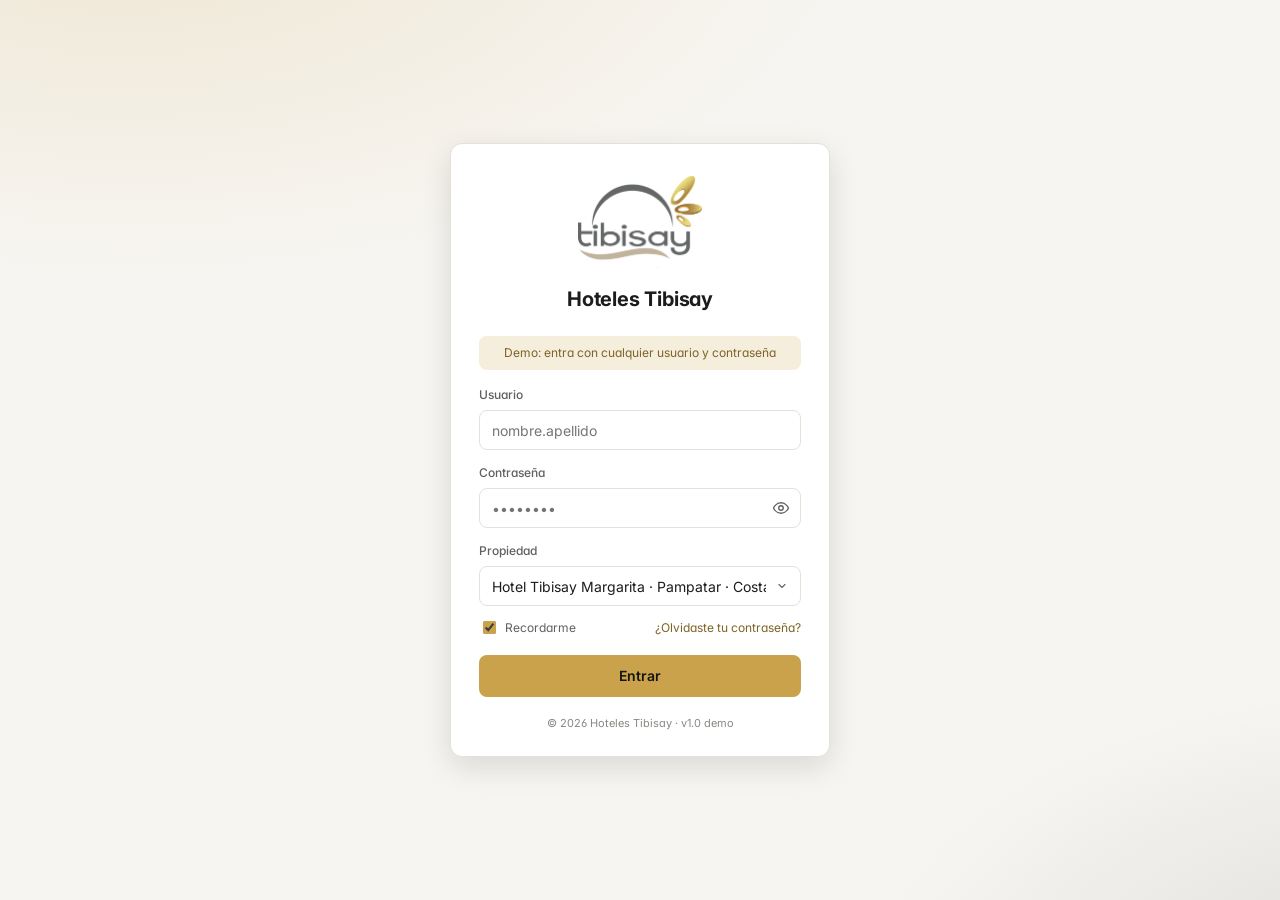
<file: index.html>
<!DOCTYPE html>
<html lang="es">
<head>
  <meta charset="UTF-8">
  <meta name="viewport" content="width=device-width, initial-scale=1.0">
  <title>Iniciar sesión · Tibisay ERP</title>
  <link rel="preconnect" href="https://fonts.googleapis.com">
  <link rel="preconnect" href="https://fonts.gstatic.com" crossorigin>
  <link href="https://fonts.googleapis.com/css2?family=Inter:wght@400;500;600;700&display=swap" rel="stylesheet">
  <link rel="stylesheet" href="css/app.css">
</head>
<body class="login-page">

  <main class="login-card">
    <div class="login-logo">
      <img src="assets/logo-tibisay.png" alt="Hoteles Tibisay">
      <h1>Hoteles Tibisay</h1>
    </div>

    <div class="login-demo">Demo: entra con cualquier usuario y contraseña</div>

    <form id="loginForm" autocomplete="off">
      <div class="field">
        <label for="loginUser">Usuario</label>
        <input class="input" id="loginUser" type="text" placeholder="nombre.apellido" required>
      </div>
      <div class="field">
        <label for="loginPwd">Contraseña</label>
        <div class="pwd-wrap">
          <input class="input" id="loginPwd" type="password" placeholder="••••••••" required>
          <button class="icon-btn" type="button" id="togglePwd" aria-label="Mostrar contraseña" data-icon="eye"></button>
        </div>
      </div>
      <div class="field">
        <label for="loginProp">Propiedad</label>
        <select class="select" id="loginProp"></select>
      </div>
      <div class="login-row">
        <label><input type="checkbox" checked> Recordarme</label>
        <a href="#" data-toast="Se envió un enlace de recuperación (demo)">¿Olvidaste tu contraseña?</a>
      </div>
      <button class="btn btn-primary btn-block" type="submit">Entrar</button>
    </form>

    <div class="login-foot">© 2026 Hoteles Tibisay · v1.0 demo</div>
  </main>

  <script src="js/data.js"></script>
  <script src="js/app.js"></script>
</body>
</html>
</file>
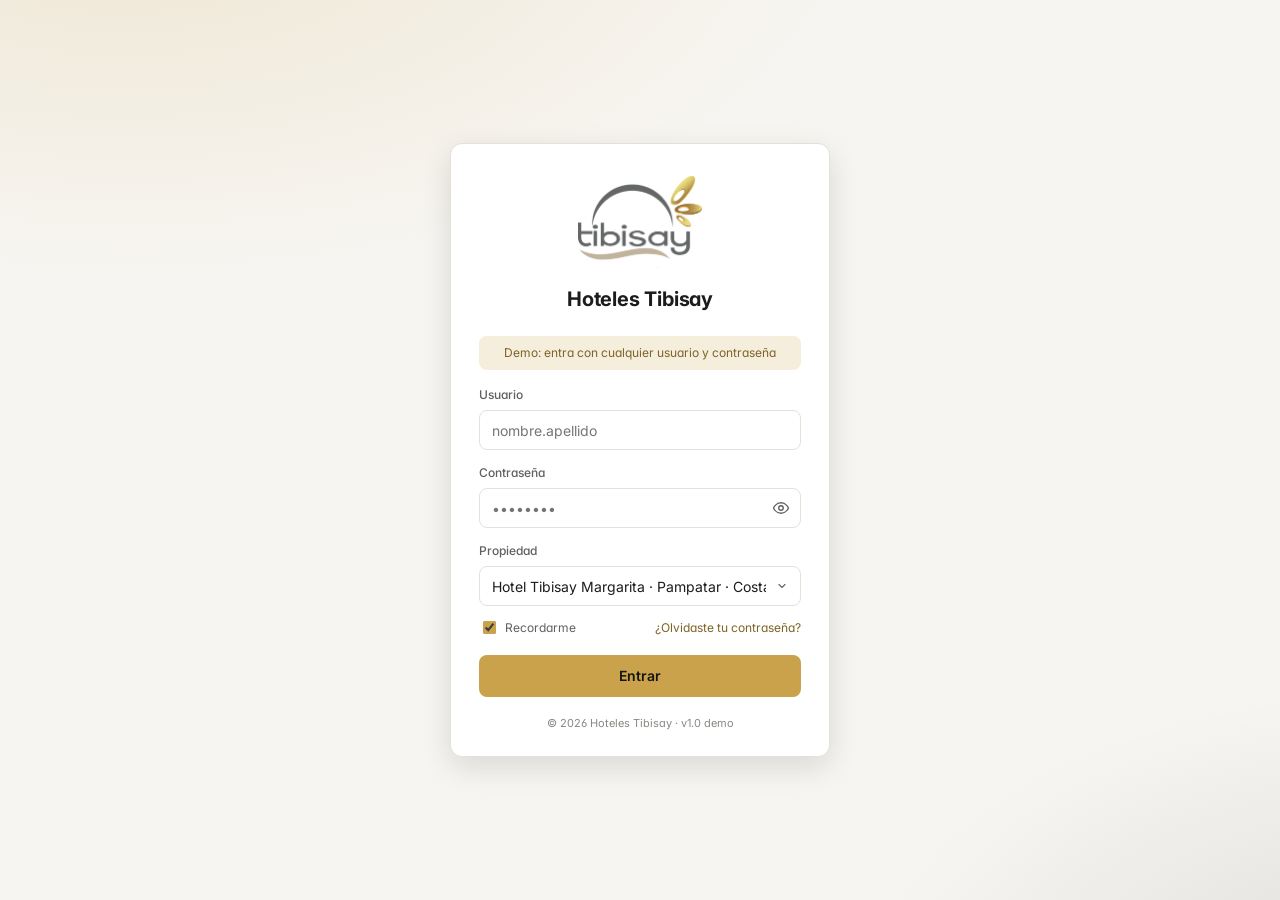
<file: crm.html>
<!DOCTYPE html>
<html lang="es">
<head>
  <meta charset="UTF-8">
  <meta name="viewport" content="width=device-width, initial-scale=1.0">
  <title>CRM &amp; Huéspedes · Tibisay ERP</title>
  <link rel="preconnect" href="https://fonts.googleapis.com">
  <link rel="preconnect" href="https://fonts.gstatic.com" crossorigin>
  <link href="https://fonts.googleapis.com/css2?family=Inter:wght@400;500;600;700&display=swap" rel="stylesheet">
  <link rel="stylesheet" href="css/app.css">
</head>
<body class="app">
<!-- El sidebar y la barra superior los genera js/app.js -->
<div class="main-wrap">
<main class="content">
<div class="page-head">
  <div>
    <div class="crumbs"><a href="dashboard.html">Inicio</a> / CRM &amp; Huéspedes</div>
    <h1>CRM &amp; Huéspedes <span class="scope-pill" data-prop-name></span></h1>
  </div>
  <div class="actions">
    <a class="btn btn-ghost" href="#" id="newGuest" data-icon="plus">Nuevo huésped</a>
    <a class="btn btn-primary" href="#" id="newQuote" data-hash="nueva-cotizacion" data-icon="chat">Nueva cotización</a>
  </div>
</div>

<section class="card hero" id="crmHero"></section>

<section class="card mt" data-tabs id="crmTabs">
  <div class="tabs">
    <button class="tab active" data-tab="eventos" id="tabEventos">Pipeline de eventos <span class="badge nodot b-gold" id="tabEvCount">0</span></button>
    <button class="tab" data-tab="huespedes" id="tabHuespedes">Huéspedes 360</button>
    <button class="tab" data-tab="club" id="tabClub">Club Tibisay</button>
  </div>

  <!-- ============ PIPELINE ============ -->
  <div class="tab-panel active" data-panel="eventos">
    <div class="card-b">
      <div class="kanban" id="pipeline"></div>
    </div>
  </div>

  <!-- ============ HUÉSPEDES ============ -->
  <div class="tab-panel" data-panel="huespedes">
    <div class="grid g-2-1" style="gap:0">
      <div style="border-right:1px solid var(--border)" id="guestList">
        <div class="toolbar" id="guestTools">
          <div class="search"><span data-icon="search"></span><input class="input" type="search" id="guestFilter" placeholder="Nombre, empresa o ciudad…"></div>
          <select class="select select-sm" style="width:auto" id="segFilter"><option value="">Todos los segmentos</option><option>Corporativo</option><option>Placer</option><option>Eventos / bodas</option></select>
        </div>
        <div class="table-wrap"><table class="table" data-searchable id="guestTable">
          <thead><tr><th style="min-width:220px">Huésped</th><th>Club</th><th>Estado</th></tr></thead>
          <tbody></tbody>
        </table></div>
        <div class="pager"><span id="guestCount">—</span><span>‹ 1 2 3 … 921 ›</span></div>
      </div>
      <aside class="card-b" id="guestCard"></aside>
    </div>
  </div>

  <!-- ============ CLUB ============ -->
  <div class="tab-panel" data-panel="club">
    <div class="card-b" id="clubTiers">
      <div class="stat-row">
        <div class="stat"><small><span class="badge b-info">Plata</span> al registrarse</small><b>2.804</b><span>1 pto por $ · Wi-Fi premium · 5% en A&amp;B</span></div>
        <div class="stat"><small><span class="badge b-gold">Oro</span> 8+ noches / año</small><b>936</b><span>1,5 ptos por $ · upgrade · late check-out 2 p.m.</span></div>
        <div class="stat"><small><span class="badge b-teal">Platino</span> 20+ noches / año</small><b>172</b><span>2 ptos por $ · upgrade garantizado · traslado · lounge</span></div>
      </div>
    </div>
    <div class="card-h" style="border-top:1px solid var(--border)"><div><h2>Miembros</h2></div>
      <div class="seg" id="tierSeg"><button class="active" data-v="">Todos</button><button data-v="Platino">Platino</button><button data-v="Oro">Oro</button><button data-v="Plata">Plata</button></div></div>
    <div class="table-wrap"><table class="table stack-md" data-searchable id="memberTable">
      <thead><tr><th>Miembro</th><th>Nivel</th><th class="num">Puntos</th><th style="min-width:190px">Avance al siguiente nivel</th><th class="num">Ptos. por vencer</th></tr></thead>
      <tbody></tbody>
    </table></div>
    <details class="acc flat">
      <summary><span class="grow">Campañas</span></summary>
      <div class="table-wrap"><table class="table stack-md" data-searchable>
        <thead><tr><th>Campaña</th><th>Segmento</th><th>Canal</th><th class="num">Enviados</th><th class="num">Apertura</th><th class="num">Reservas</th><th class="num">Ingreso</th><th>Estado</th></tr></thead>
        <tbody>
          <tr data-sede="canaima"><td class="strong">Temporada de Tepuyes · puntos dobles</td><td>Oro + Platino</td><td>WhatsApp</td><td class="num">1.108</td><td class="num">71%</td><td class="num">64</td><td class="num">$ 38.200</td><td><span class="badge b-ok">Activa</span></td></tr>
          <tr data-sede="margarita"><td class="strong">Aniversarios de octubre</td><td>Parejas con fecha registrada</td><td>WhatsApp + correo</td><td class="num">286</td><td class="num">64%</td><td class="num">31</td><td class="num">$ 21.700</td><td><span class="badge b-ok">Activa</span></td></tr>
          <tr data-sede="maracaibo"><td class="strong">Tarifa corporativa 2027</td><td>Empresas Zulia</td><td>Correo</td><td class="num">142</td><td class="num">48%</td><td class="num">12</td><td class="num">Convenios</td><td><span class="badge b-info">Programada</span></td></tr>
          <tr data-sede="morrocoy"><td class="strong">Carnaval en Morrocoy · preventa</td><td>Plata</td><td>WhatsApp</td><td class="num">2.340</td><td class="num">—</td><td class="num">—</td><td class="num">—</td><td><span class="badge b-muted">Borrador</span></td></tr>
          <tr data-sede="merida"><td class="strong">Puntos por vencer · diciembre</td><td>Oro con &gt; 5.000 ptos</td><td>WhatsApp</td><td class="num">318</td><td class="num">58%</td><td class="num">22</td><td class="num">$ 9.460</td><td><span class="badge b-ok">Activa</span></td></tr>
        </tbody>
      </table></div>
    </details>
  </div>
</section>
<a class="btn btn-ghost help-fab" href="#" data-tour-start data-icon="eye">Cómo usar este módulo</a>
</main>
</div>

<script src="js/data.js"></script>
<script src="js/app.js"></script>
<script src="js/tour.js"></script>
<script>
(function () {
  function $(n) { return "$ " + String(Math.round(n)).replace(/\B(?=(\d{3})+(?!\d))/g, "."); }
  function pts(n) { return String(n).replace(/\B(?=(\d{3})+(?!\d))/g, "."); }
  var CLUB = { Platino: "b-teal", Oro: "b-gold", Plata: "b-info", "": "b-muted" };

  /* ------------------------------------------------------------ Huéspedes */
  var G = [
    { n: "Andrés Mendoza Rivas", e: "Director Comercial · Petroandina C.A.", c: "Maracaibo", seg: "Corporativo", sede: "maracaibo", club: "Oro", socio: "CT-004812", pts: 28450, noches: 17, venc: 0, canje: "Noche gratis · jul 2026",
      estado: "Última: 12/09/2026", tel: "+58 414-•••-3390", mail: "a.mendoza@petroandina.com", cumple: "14/03", idioma: "Español", canal: "WhatsApp", nps: 9,
      est: [["12/09/2026", "Maracaibo", 3, "Junior Suite 804", 118], ["18/07/2026", "Margarita", 5, "Suite Vista Mar 510", 212], ["02/05/2026", "Mérida", 2, "Superior 214", 98], ["20/02/2026", "Maracaibo", 4, "Junior Suite 804", 118], ["11/11/2025", "Maracaibo", 3, "Junior Suite 806", 112]],
      con: [["Restaurante", 1840], ["Lounge bar", 1120], ["Room service", 690], ["Lavandería", 310], ["Salas de reuniones", 2400]],
      pref: ["Junior Suite, piso alto, vista al lago", "Almohada firme, sin plumas (alergia)", "Café negro sin azúcar al despertar", "Tarifa corporativa $ 118 · factura a la empresa", "Periódico digital, no impreso"],
      notas: [["Prefiere todo por WhatsApp; no llamar a la habitación.", "Recepción Maracaibo", "12/09/2026"], ["Reservó sala Coquivacoa para 12 personas en noviembre.", "Ventas corporativas", "03/09/2026"]] },
    { n: "Valentina Rojas", e: "Empresaria · Caracas", c: "Caracas", seg: "Placer", sede: "margarita", club: "Platino", socio: "CT-000219", pts: 61200, noches: 29, venc: 4200, canje: "Traslado + spa · abr 2026",
      estado: "En casa · Suite 512", casa: true, tel: "+58 412-•••-7788", mail: "vrojas@gmail.com", cumple: "02/10", idioma: "Español", canal: "WhatsApp", nps: 10,
      est: [["27/09/2026", "Margarita", 4, "Suite Vista Mar 512", 265], ["22/06/2026", "Canaima", 3, "Churuata Premium 3", 390], ["10/04/2026", "Margarita", 6, "Suite Vista Mar 512", 240], ["28/12/2025", "Margarita", 5, "Suite Vista Mar 512", 310], ["15/08/2025", "Morrocoy", 3, "Cabaña Playa 7", 180]],
      con: [["Restaurante", 4210], ["Lounge bar", 2380], ["Spa", 1960], ["Room service", 1240], ["Excursiones", 1650]],
      pref: ["Suite Vista Mar 512", "Traslado desde aeropuerto Santiago Mariño", "Espumante brut a la llegada", "Mesa en terraza al atardecer", "Masaje descontracturante el segundo día"],
      notas: [["Cumpleaños el 2 de octubre (durante esta estadía): torta y detalle en la habitación.", "Gerencia Margarita", "27/09/2026"], ["Reportó ruido del A/A en visita de abril; se asignó técnico preventivo.", "Mantenimiento", "11/04/2026"]] },
    { n: "Robert & Linda Hayes", e: "Jubilados · Houston, EE. UU.", c: "Houston", seg: "Placer", sede: "margarita", club: "Oro", socio: "CT-002977", pts: 14800, noches: 10, venc: 0, canje: "—",
      estado: "Llega hoy · 2:15 p.m.", casa: true, tel: "+1 713-•••-4410", mail: "rlhayes@outlook.com", cumple: "22/05", idioma: "Inglés", canal: "Correo", nps: 9,
      est: [["29/09/2026", "Margarita", 7, "Junior Suite 406", 168], ["15/01/2026", "Margarita", 10, "Junior Suite 406", 158], ["03/02/2025", "Margarita", 8, "Junior Suite 408", 150]],
      con: [["Restaurante", 3120], ["Excursiones", 1480], ["Lounge bar", 940], ["Spa", 620]],
      pref: ["Junior Suite, cama king", "Idioma: inglés", "Excursión a Isla de Coche", "Sin gluten (Linda)", "Agua sin gas en la habitación"],
      notas: [["Aniversario 40 de bodas: espumante de cortesía y decoración.", "Reservas", "20/09/2026"]] },
    { n: "Mariana Pérez Lugo", e: "Novia · boda feb. 2027 en Morrocoy", c: "Valencia", seg: "Eventos / bodas", sede: "morrocoy", club: "Plata", socio: "CT-011402", pts: 3100, noches: 3, venc: 0, canje: "—",
      estado: "Última: 04/08/2026", tel: "+58 424-•••-1122", mail: "marianaperezl@gmail.com", cumple: "09/07", idioma: "Español", canal: "WhatsApp", nps: 8,
      est: [["04/08/2026", "Canaima", 3, "Churuata 5", 310]],
      con: [["Restaurante", 420], ["Excursiones", 610]],
      pref: ["Habitación con vista al Parque", "Vegetariana", "Contacto por WhatsApp, después de las 6 p.m."],
      notas: [["Cotización boda Pérez–Lugo (90 pax) enviada; decide esta semana.", "Daniela R. · Eventos", "25/09/2026"]] },
    { n: "José Rafael Briceño", e: "Gerente regional · Laboratorios Leti", c: "Mérida", seg: "Corporativo", sede: "merida", club: "Plata", socio: "CT-008830", pts: 5600, noches: 7, venc: 800, canje: "—",
      estado: "Última: 21/09/2026", tel: "+58 416-•••-5501", mail: "jbriceno@leti.com.ve", cumple: "30/11", idioma: "Español", canal: "Correo", nps: 7,
      est: [["21/09/2026", "Mérida", 2, "Superior 108", 98], ["11/08/2026", "Mérida", 2, "Superior 108", 96], ["14/05/2026", "Mérida", 3, "Superior 110", 94]],
      con: [["Salas de reuniones", 1860], ["Restaurante", 540], ["Coffee break", 780]],
      pref: ["Habitación Superior, piso bajo", "Desayuno temprano 6:00 a.m.", "Sala de reuniones con proyector y 2 micrófonos"],
      notas: [["Organiza capacitaciones trimestrales; a 1 noche de subir a Oro.", "Ventas Mérida", "21/09/2026"]] },
    { n: "Carolina González", e: "Arquitecta · Barquisimeto", c: "Barquisimeto", seg: "Placer", sede: "morrocoy", club: "Oro", socio: "CT-003390", pts: 11900, noches: 9, venc: 1500, canje: "Paseo en lancha · ago 2026",
      estado: "Última: 30/08/2026", tel: "+58 414-•••-8012", mail: "carog.arq@gmail.com", cumple: "18/01", idioma: "Español", canal: "WhatsApp", nps: 9,
      est: [["30/08/2026", "Morrocoy", 4, "Cabaña Playa 3", 132], ["14/04/2026", "Morrocoy", 5, "Cabaña Playa 3", 128], ["27/12/2025", "Mérida", 3, "Deluxe 305", 118]],
      con: [["Restaurante", 1260], ["Pool bar", 580], ["Excursiones", 940], ["Kids club", 320]],
      pref: ["Cabaña frente a la playa", "Viaja con 2 niños (8 y 11 años)", "Paseo a Cayo Sombrero", "Cuna no requerida"],
      notas: [["Interesada en paquete de carnaval 2027; enviar preventa.", "Reservas Morrocoy", "02/09/2026"]] },
    { n: "Pedro Villarroel", e: "Supervisor · Servicios Petroleros Orinoco", c: "Maturín", seg: "Corporativo", sede: "maturin", club: "", socio: "—", pts: 0, noches: 14, venc: 0, canje: "—",
      estado: "En casa · hab. 214", casa: true, tel: "+58 414-•••-6630", mail: "pvillarroel@spo.com.ve", cumple: "05/06", idioma: "Español", canal: "Teléfono", nps: 8,
      est: [["26/09/2026", "Maturín", 4, "Estándar 214", 96], ["02/09/2026", "Maturín", 5, "Estándar 214", 96], ["08/08/2026", "Maturín", 5, "Estándar 212", 96]],
      con: [["Restaurante", 860], ["Lavandería", 410], ["Room service", 380]],
      pref: ["Habitación estándar", "Estacionamiento para camioneta", "Lavandería exprés"],
      notas: [["Con 14 noches califica para Club Oro: invitar a afiliarse en el check-out.", "CRM · sugerencia automática", "26/09/2026"]] },
    { n: "Luisa Urdaneta", e: "Directora · Ganadera Sur del Lago", c: "Santa Bárbara", seg: "Corporativo", sede: "catatumbo", club: "Plata", socio: "CT-009117", pts: 4020, noches: 6, venc: 0, canje: "—",
      estado: "Última: 18/09/2026", tel: "+58 426-•••-2045", mail: "lurdaneta@ganaderasur.com", cumple: "12/12", idioma: "Español", canal: "WhatsApp", nps: 8,
      est: [["18/09/2026", "Catatumbo", 2, "Deluxe 206", 104], ["10/06/2026", "Catatumbo", 2, "Deluxe 206", 104]],
      con: [["Restaurante", 510], ["Salón de eventos", 3200]],
      pref: ["Habitación Deluxe", "Almuerzo típico zuliano", "Factura a nombre de la empresa"],
      notas: [["Organiza la feria ganadera anual (nov.); cotizar salón + 30 habitaciones.", "Eventos Catatumbo", "18/09/2026"]] },
    { n: "Stefania Russo", e: "Productora audiovisual · Caracas", c: "Caracas", seg: "Placer", sede: "canaima", club: "Oro", socio: "CT-005561", pts: 18300, noches: 11, venc: 0, canje: "Sobrevuelo Salto Ángel · mar 2026",
      estado: "Reserva 14/10/2026", tel: "+58 412-•••-9034", mail: "srusso.films@gmail.com", cumple: "25/04", idioma: "Español / Italiano", canal: "WhatsApp", nps: 10,
      est: [["22/03/2026", "Canaima", 4, "Churuata Premium 1", 360], ["14/12/2025", "Margarita", 4, "Suite Vista Mar 508", 240], ["01/09/2025", "Canaima", 3, "Churuata Premium 2", 340]],
      con: [["Excursiones", 2860], ["Restaurante", 980], ["Lounge bar", 520]],
      pref: ["Churuata con vista a la laguna", "Sobrevuelo temprano", "Equipaje de equipo audiovisual: permiso de dron"],
      notas: [["Vuelve en octubre con equipo de 4 personas para rodaje; coordinar permisos de Inparques.", "Gerencia Canaima", "20/09/2026"]] },
    { n: "Grupo Seguros Caribe", e: "Cuenta corporativa · Caracas", c: "Caracas", seg: "Eventos / bodas", sede: "margarita", club: "", socio: "—", pts: 0, noches: 64, venc: 0, canje: "—",
      estado: "Evento 14/11/2026", tel: "+58 212-•••-4000", mail: "eventos@seguroscaribe.com", cumple: "—", idioma: "Español", canal: "Correo", nps: 9,
      est: [["14/11/2025", "Margarita", 3, "Bloque 32 hab.", 138], ["20/05/2025", "Maracaibo", 2, "Bloque 18 hab.", 112]],
      con: [["Banquetes", 18400], ["Salones", 7000], ["Lounge bar", 2100]],
      pref: ["Gran Salón con montaje imperial", "Menú ejecutivo sin cerdo", "Factura única consolidada"],
      notas: [["Aniversario 2026 confirmado, anticipo 50% recibido.", "Daniela R. · Eventos", "15/09/2026"]] },
    { n: "Miguel Ángel Parra", e: "Médico cirujano · Maracaibo", c: "Maracaibo", seg: "Placer", sede: "merida", club: "Plata", socio: "CT-012006", pts: 2250, noches: 4, venc: 0, canje: "—",
      estado: "Última: 15/08/2026", tel: "+58 414-•••-7120", mail: "maparra.md@gmail.com", cumple: "07/09", idioma: "Español", canal: "Web", nps: 6,
      est: [["15/08/2026", "Mérida", 4, "Deluxe 302", 110]],
      con: [["Restaurante", 390], ["Excursiones", 280]],
      pref: ["Chimenea en la habitación", "Excursión al teleférico"],
      notas: [["Encuesta NPS 6: esperó 25 min en check-in. Se envió disculpa y 1.000 ptos.", "Calidad", "17/08/2026"]] },
    { n: "Daniela Chacón", e: "Gerente de compras · Alimentos Polar (Zulia)", c: "Maracaibo", seg: "Corporativo", sede: "maracaibo", club: "Platino", socio: "CT-001045", pts: 47900, noches: 24, venc: 0, canje: "Fin de semana Morrocoy · jun 2026",
      estado: "En casa · hab. 702", casa: true, tel: "+58 424-•••-3301", mail: "dchacon@empresaspolar.com", cumple: "19/02", idioma: "Español", canal: "WhatsApp", nps: 9,
      est: [["28/09/2026", "Maracaibo", 2, "Deluxe 702", 112], ["14/09/2026", "Maracaibo", 3, "Deluxe 702", 112], ["30/08/2026", "Maracaibo", 2, "Deluxe 702", 112], ["05/06/2026", "Morrocoy", 2, "Cabaña Playa 1", 0]],
      con: [["Restaurante", 2340], ["Room service", 1180], ["Lavandería", 420]],
      pref: ["Siempre hab. 702", "Check-in tardío (después de 10 p.m.)", "Frutas y agua de coco en la llegada"],
      notas: [["Top 10 cliente corporativo Zulia. Renovar convenio 2027 en octubre.", "Ventas corporativas", "28/09/2026"]] },
    { n: "Gabriel Salazar", e: "Socio · Salazar & Asociados (abogados)", c: "Caracas", seg: "Placer", sede: "margarita", club: "Platino", socio: "CT-000388", pts: 52300, noches: 22, venc: 0, canje: "Upgrade a suite · ago 2026",
      estado: "Reserva 09/10/2026", tel: "+58 412-•••-2210", mail: "gsalazar@salazarasoc.com", cumple: "28/10", idioma: "Español / Inglés", canal: "WhatsApp", nps: 10,
      est: [["14/08/2026", "Margarita", 5, "Suite Vista Mar 508", 248], ["20/05/2026", "Canaima", 3, "Churuata Premium 2", 380], ["02/01/2026", "Margarita", 6, "Suite Vista Mar 508", 290], ["10/10/2025", "Morrocoy", 4, "Cabaña Playa 2", 175]],
      con: [["Restaurante", 3480], ["Lounge bar", 2940], ["Spa", 880], ["Excursiones", 1240]],
      pref: ["Suite 508 o similar con jacuzzi", "Whisky 12 años en el minibar", "Reserva fija en La Caracola el primer día", "Traslado en camioneta ejecutiva"],
      notas: [["Llega el 09/10 con su esposa por aniversario: decoración y cena en la terraza.", "Reservas Margarita", "26/09/2026"], ["Refirió 3 clientes corporativos en 2026.", "Ventas", "14/08/2026"]] },
    { n: "Oriana Figueroa", e: "Novia · boda Marcano–Figueroa 03/10", c: "Porlamar", seg: "Eventos / bodas", sede: "margarita", club: "Plata", socio: "CT-012840", pts: 1800, noches: 2, venc: 0, canje: "—",
      estado: "Llega hoy · 3:00 p.m.", casa: true, tel: "+58 414-•••-5590", mail: "orianafig@gmail.com", cumple: "11/05", idioma: "Español", canal: "WhatsApp", nps: 9,
      est: [["29/09/2026", "Margarita", 5, "Suite Nupcial 601", 0], ["14/02/2026", "Margarita", 2, "Deluxe 305", 142]],
      con: [["Banquetes", 21400], ["Spa", 640], ["Restaurante", 380]],
      pref: ["Suite nupcial con vista al mar", "Prueba de menú el jueves 1/10", "Coordinadora: Daniela R."],
      notas: [["Boda sábado 03/10 en Gran Salón (210 pax). Bloque de 40 hab. confirmado.", "Eventos", "25/09/2026"]] },
    { n: "Ana Karina Mora", e: "Gerente de Talento · Banco Occidental", c: "Maracaibo", seg: "Corporativo", sede: "maracaibo", club: "Oro", socio: "CT-003812", pts: 9800, noches: 12, venc: 900, canje: "Cena para 2 · sep 2026",
      estado: "Última: 22/09/2026", tel: "+58 424-•••-6612", mail: "akmora@bod.com.ve", cumple: "03/04", idioma: "Español", canal: "Correo", nps: 8,
      est: [["22/09/2026", "Maracaibo", 2, "Deluxe 603", 112], ["08/07/2026", "Maracaibo", 3, "Deluxe 603", 112], ["15/03/2026", "Mérida", 2, "Superior 110", 94]],
      con: [["Salas de reuniones", 2800], ["Coffee break", 1340], ["Restaurante", 620]],
      pref: ["Sala Coquivacoa para inducciones", "Desayuno ligero, frutas", "Factura a la empresa"],
      notas: [["Evalúa hacer la convención de gerentes 2027 en Margarita.", "Ventas corporativas", "22/09/2026"]] },
    { n: "Thomas Keller", e: "Fotógrafo de naturaleza · Múnich, Alemania", c: "Múnich", seg: "Placer", sede: "canaima", club: "Oro", socio: "CT-007204", pts: 12600, noches: 9, venc: 0, canje: "—",
      estado: "En casa · Churuata 4", casa: true, tel: "+49 170-•••-8813", mail: "t.keller@photo.de", cumple: "16/08", idioma: "Alemán / Inglés", canal: "Correo", nps: 10,
      est: [["26/09/2026", "Canaima", 5, "Churuata 4", 290], ["10/02/2025", "Canaima", 4, "Churuata 4", 270]],
      con: [["Excursiones", 2380], ["Restaurante", 690], ["Bar", 210]],
      pref: ["Idioma: inglés o alemán", "Salida a Kavak al amanecer", "Guía bilingüe (Pemón)"],
      notas: [["Publicó reportaje del hotel en revista alemana en 2025: tratar como influenciador.", "Gerencia Canaima", "26/09/2026"]] },
    { n: "Hernán Quintero", e: "Gerente de planta · Lácteos Los Andes", c: "Santa Bárbara del Zulia", seg: "Corporativo", sede: "catatumbo", club: "Oro", socio: "CT-004450", pts: 10200, noches: 16, venc: 0, canje: "—",
      estado: "En casa · hab. 108", casa: true, tel: "+58 416-•••-3004", mail: "hquintero@lacteoslosandes.com", cumple: "21/09", idioma: "Español", canal: "WhatsApp", nps: 8,
      est: [["27/09/2026", "Catatumbo", 4, "Deluxe 108", 104], ["06/09/2026", "Catatumbo", 5, "Deluxe 108", 104], ["16/08/2026", "Catatumbo", 4, "Deluxe 108", 104]],
      con: [["Restaurante", 980], ["Lavandería", 360], ["Room service", 420]],
      pref: ["Hab. 108 (planta baja, cerca del estacionamiento)", "Cena temprano 6:30 p.m.", "Tour del relámpago para visitantes"],
      notas: [["Trae auditores extranjeros en noviembre: ofrecer tour al Catatumbo.", "Recepción Catatumbo", "27/09/2026"]] },
    { n: "Sofía Marcano", e: "Ingeniera · Petromonagas", c: "Maturín", seg: "Corporativo", sede: "maturin", club: "Plata", socio: "CT-010221", pts: 4700, noches: 8, venc: 0, canje: "—",
      estado: "Última: 19/09/2026", tel: "+58 414-•••-2277", mail: "smarcano@petromonagas.com", cumple: "30/06", idioma: "Español", canal: "WhatsApp", nps: 9,
      est: [["19/09/2026", "Maturín", 3, "Superior 305", 96], ["29/08/2026", "Maturín", 5, "Superior 305", 96]],
      con: [["Restaurante", 540], ["Gimnasio / piscina", 0], ["Lavandería", 220]],
      pref: ["Piso alto, lejos del ascensor", "Almuerzo para llevar a planta", "Factura a Petromonagas"],
      notas: [["Con 8 noches califica para Oro en el próximo corte.", "CRM · sugerencia automática", "19/09/2026"]] },
    { n: "Rafael Montilla", e: "Cardiólogo · Clínica Andina", c: "Barinas", seg: "Placer", sede: "merida", club: "Oro", socio: "CT-005980", pts: 13300, noches: 10, venc: 2500, canje: "Tour al páramo · jul 2026",
      estado: "Reserva 30/10/2026", tel: "+58 426-•••-7710", mail: "rmontilla@clinicaandina.com", cumple: "02/02", idioma: "Español", canal: "Web", nps: 9,
      est: [["18/07/2026", "Mérida", 4, "Junior Suite 402", 142], ["26/12/2025", "Mérida", 5, "Junior Suite 402", 160], ["12/04/2025", "Morrocoy", 3, "Cabaña Playa 5", 150]],
      con: [["Restaurante", 1420], ["Excursiones", 760], ["Lounge bar", 480]],
      pref: ["Chimenea encendida en la llegada", "Chocolate caliente andino", "Viaja con su perro pequeño (pet friendly)"],
      notas: [["2.500 puntos vencen en diciembre: recordar canje en su visita de octubre.", "Club Tibisay", "20/09/2026"]] },
    { n: "Andreína Colmenares", e: "Instructora de kitesurf · Valencia", c: "Valencia", seg: "Placer", sede: "morrocoy", club: "Plata", socio: "CT-013902", pts: 2100, noches: 5, venc: 0, canje: "—",
      estado: "En casa · Cabaña 6", casa: true, tel: "+58 412-•••-4455", mail: "andreinakite@gmail.com", cumple: "25/12", idioma: "Español", canal: "WhatsApp", nps: 8,
      est: [["27/09/2026", "Morrocoy", 4, "Cabaña Playa 6", 128], ["03/07/2026", "Morrocoy", 2, "Cabaña Playa 6", 124]],
      con: [["Pool bar", 410], ["Restaurante", 530], ["Excursiones", 180]],
      pref: ["Cabaña cerca del muelle", "Guardar equipo de kite en depósito", "Desayuno temprano"],
      notas: [["Propone alianza para clases de kite a huéspedes en temporada.", "Gerencia Morrocoy", "28/09/2026"]] }
  ];
  G.forEach(function (g) {
    var w = g.n.split(/\s+/).filter(function (x) { return x !== "&"; }); g.i = (w[0][0] + (w.length > 1 ? w[w.length - 1][0] : "")).toUpperCase();
    g.gasto = g.est.reduce(function (a, e) { return a + e[2] * e[4]; }, 0) + g.con.reduce(function (a, c) { return a + c[1]; }, 0);
  });

  var tb = document.querySelector("#guestTable tbody");
  function renderGuests() { tb.innerHTML = G.map(function (g, k) {
    return '<tr data-sede="' + g.sede + '" data-g="' + k + '" data-seg="' + g.seg + '" style="cursor:pointer' + (App.prop() !== "todas" && App.prop() !== g.sede ? ";display:none" : "") + '"><td><div class="cell-user"><span class="avatar avatar-sm' + (k % 2 ? " avatar-gold" : "") + '">' + g.i + '</span><div class="strong">' + g.n + '<span class="sub">' + g.e.split(" · ").pop() + " · " + g.seg + "</span></div></div></td>" +
      '<td><span class="badge ' + CLUB[g.club] + '">' + (g.club || "Sin afiliar") + "</span></td>" +
      "<td>" + (g.casa ? '<span class="badge b-ok">' + g.estado + "</span>" : '<span class="small">' + g.estado + '</span>') + '<span class="sub">' + TIBISAY.sedeNombre(g.sede) + "</span></td></tr>";
  }).join(""); }
  renderGuests();

  function d2n(d) { var x = d.split("/"); return +(x[2] + x[1] + x[0]); }
  var cur = 0, extraNotes = {};
  function show(k) {
    cur = k;
    var g = G[k];
    [].forEach.call(tb.rows, function (r) { r.style.background = +r.dataset.g === k ? "var(--gold-soft)" : ""; });
    // Timeline de actividad (estilo HubSpot): estancias, notas, canjes y encuestas en una sola línea de tiempo
    var ev = [];
    (extraNotes[k] || []).forEach(function (n) { ev.push({ d: "29/09/2026", c: "tn", t: n, s: "Tú · ahora" }); });
    g.notas.forEach(function (n) { ev.push({ d: n[2], c: "tn", t: n[0], s: n[1] }); });
    g.est.forEach(function (e) { ev.push({ d: e[0], c: "stay", t: "Estancia en " + e[1] + " · " + e[3], s: e[2] + " noche" + (e[2] > 1 ? "s" : "") + " · " + (e[4] ? "tarifa " + $(e[4]) + " · total " + $(e[2] * e[4]) : "canje de puntos") }); });
    if (g.canje !== "—") ev.push({ d: "15/" + ({ ene: "01", feb: "02", mar: "03", abr: "04", may: "05", jun: "06", jul: "07", ago: "08", sep: "09" }[g.canje.split(" · ")[1].slice(0, 3)] || "06") + "/2026", c: "", t: "Canje Club: " + g.canje.split(" · ")[0], s: "Club Tibisay" });
    ev.push({ d: g.est[0][0], c: "", t: "Encuesta NPS: " + g.nps + " / 10", s: "Post estancia · " + g.canal });
    ev.sort(function (a, b) { return d2n(b.d) - d2n(a.d); });
    var sum = g.con.reduce(function (a, c) { return a + c[1]; }, 0);
    document.getElementById("guestCard").innerHTML =
      '<div class="row" style="margin-bottom:10px"><span class="avatar" style="width:52px;height:52px;font-size:17px">' + g.i + '</span><div style="min-width:0"><h2>' + g.n + '</h2><div class="small muted">' + g.e + "</div></div></div>" +
      '<div class="row" style="flex-wrap:wrap;gap:6px"><span class="badge ' + CLUB[g.club] + '">' + (g.club ? "Club " + g.club + " · " + pts(g.pts) + " pts" : "Sin afiliar al Club") + '</span><span class="badge b-muted">' + g.seg + '</span><span class="badge ' + (g.nps >= 9 ? "b-ok" : g.nps >= 7 ? "b-warn" : "b-danger") + '">NPS ' + g.nps + "</span></div>" +
      '<div class="mini-kpis" id="p360Kpis"><div><small>Estancias</small><b>' + g.est.length + "</b></div><div><small>Noches 12 m</small><b>" + g.noches + "</b></div><div><small>Gasto total</small><b>" + $(g.gasto) + "</b></div></div>" +
      '<div class="note mt"><b class="small">Próxima acción</b><br>' + g.notas[0][0] + "<small>" + g.notas[0][1] + " · " + g.notas[0][2] + "</small></div>" +
      '<div class="row" style="margin:10px 0 16px"><a class="btn btn-primary btn-sm" href="#" data-ga="wa">' + App.icon("chat") + "WhatsApp</a>" +
      '<a class="btn btn-ghost btn-sm" href="#" data-ga="res">' + App.icon("calendar") + "Reservar</a></div>" +
      '<h3 style="margin-bottom:8px">Actividad</h3>' +
      '<div class="row" style="margin-bottom:12px"><input class="input input-sm" id="noteIn" placeholder="Agregar nota para el equipo…"><button class="btn btn-ghost btn-sm" id="noteAdd">Guardar</button></div>' +
      '<ul class="tline" id="p360Tl">' + ev.map(function (e) { return '<li class="' + e.c + '"><b>' + e.t + "</b><small>" + e.d + " · " + e.s + "</small></li>"; }).join("") + "</ul>" +
      '<details class="acc flat mt"><summary><span class="grow">Contacto</span></summary><div class="acc-b"><dl class="dl"><dt>Teléfono</dt><dd>' + g.tel + "</dd><dt>Correo</dt><dd>" + g.mail + "</dd><dt>Ciudad</dt><dd>" + g.c + "</dd><dt>Cumpleaños</dt><dd>" + g.cumple + "</dd><dt>Idioma</dt><dd>" + g.idioma + "</dd><dt>Canal preferido</dt><dd>" + g.canal + "</dd>" + (g.socio !== "—" ? "<dt>N.º socio</dt><dd>" + g.socio + "</dd>" : "") + "</dl></div></details>" +
      '<details class="acc flat"><summary><span class="grow">Preferencias <span class="muted">· ' + g.pref.length + "</span></span></summary>" + '<div class="acc-b">' + '<ul class="tl">' + g.pref.map(function (x) { return "<li><div>" + App.icon("check") + " " + x + "</div></li>"; }).join("") + "</ul></div></details>" +
      '<details class="acc flat" style="border-bottom-width:1px"><summary><span class="grow">Consumos por área <span class="muted">· ' + $(sum) + "</span></span></summary>" + '<div class="acc-b">' + g.con.map(function (c) { var p = sum ? Math.round(c[1] / sum * 100) : 0; return '<div style="margin-bottom:10px"><div class="between small"><span>' + c[0] + "</span><b>" + $(c[1]) + '</b></div><div class="progress"><span style="width:' + p + '%"></span></div></div>'; }).join("") + "</div></details>";
    App.more(document.getElementById("p360Tl"), 5);
  }
  document.getElementById("guestCard").addEventListener("click", function (e) {
    if (!e.target.closest("#noteAdd")) return;
    var v = document.getElementById("noteIn").value.trim();
    if (!v) { App.toast("Escribe la nota primero"); return; }
    (extraNotes[cur] = extraNotes[cur] || []).unshift(v);
    show(cur);
    App.toast("Nota guardada en la ficha (demo)");
  });
  tb.addEventListener("click", function (e) { var tr = e.target.closest("tr"); if (tr) show(+tr.dataset.g); });

  function filterGuests() {
    var q = document.getElementById("guestFilter").value.toLowerCase(), s = document.getElementById("segFilter").value, n = 0;
    [].forEach.call(tb.rows, function (r) {
      r.hidden = (q && r.textContent.toLowerCase().indexOf(q) < 0) || (s && r.dataset.seg !== s);
      if (!r.hidden && r.style.display !== "none") n++;
    });
    document.getElementById("guestCount").textContent = "Mostrando " + n + " de 18.426 perfiles";
  }
  document.getElementById("guestFilter").addEventListener("input", filterGuests);
  document.getElementById("segFilter").addEventListener("change", filterGuests);

  /* ------------------------------------------------------------ Club */
  var extra = [
    ["Jesús Alberto Díaz", "maturin", "Plata", "CT-013390", 1450, 5, 0, "—"],
    ["Fernanda Ochoa", "canaima", "Oro", "CT-006022", 16400, 15, 2000, "—"],
    ["Ricardo Leal", "catatumbo", "Plata", "CT-014501", 880, 2, 0, "—"]
  ];
  var M = G.filter(function (g) { return g.club; }).map(function (g) { return [g.n, g.sede, g.club, g.socio, g.pts, g.noches, g.venc, g.canje]; }).concat(extra);
  M.sort(function (a, b) { return b[4] - a[4]; });
  document.querySelector("#memberTable tbody").innerHTML = M.map(function (m) {
    var next = m[2] === "Plata" ? ["Oro", 8] : m[2] === "Oro" ? ["Platino", 20] : null;
    var prog = next ? Math.min(100, Math.round(m[5] / next[1] * 100)) : 100;
    var txt = next ? (next[1] - m[5] <= 0 ? "Sube a " + next[0] + " en el próximo corte" : "Faltan " + (next[1] - m[5]) + " noches para " + next[0]) : "Nivel máximo · mantiene con 20 noches";
    return '<tr data-sede="' + m[1] + '" data-tier="' + m[2] + '"><td class="strong">' + m[0] + '<span class="sub">' + m[3] + " · " + TIBISAY.sedeNombre(m[1]) + (m[7] !== "—" ? " · canje: " + m[7] : "") + '</span></td><td><span class="badge ' + CLUB[m[2]] + '">' + m[2] + '</span></td><td class="num strong">' + pts(m[4]) + "</td>" +
      '<td><div class="pcell"><div class="progress' + (next ? "" : " teal") + '"><span style="width:' + prog + '%"></span></div></div><span class="sub">' + m[5] + " noches · " + txt + "</span></td>" +
      '<td class="num">' + (m[6] ? '<span class="num-warn">' + pts(m[6]) + "</span>" : "—") + "</td></tr>";
  }).join("");
  document.querySelectorAll("#tierSeg button").forEach(function (b) {
    b.addEventListener("click", function () {
      document.querySelectorAll("#memberTable tbody tr").forEach(function (r) { r.hidden = !!b.dataset.v && r.dataset.tier !== b.dataset.v; });
      App.more(document.querySelector("#memberTable tbody"), 8);
    });
  });

  /* ------------------------------------------------------------ Cotizaciones */
  var EST = {
    borrador: { t: "Borrador", c: "b-muted", d: "Se arma la propuesta; aún no la ve el cliente" },
    enviada: { t: "Enviada", c: "b-info", d: "El cliente la recibió por WhatsApp" },
    aprobada: { t: "Aprobada", c: "b-ok", d: "El cliente aceptó; pasa a BEO y anticipo" },
    perdida: { t: "Perdida", c: "b-danger", d: "Se registra el motivo para aprender" }
  };
  var Q = [
    { id: "EV-2026-0431", ev: "Convención Farmacéutica Andina", tipo: "Convención", cli: "Laboratorios Leti", ct: "José Rafael Briceño", tel: "+58 416-•••-5501", sede: "merida", fecha: "Jue 15/04/2027", pax: 80, esp: "Salón Sierra Nevada", st: "borrador", ej: "Luis P.", hab: [30, 2, 98], menu: ["Coffee break AM/PM + almuerzo buffet", 46], barra: 0, salon: 1800,
      chat: [["in", "Buenos días, queremos hacer la convención anual en Mérida en abril, unos 80 asistentes, 2 días.", "9:02 a.m."], ["out", "¡Con gusto! El Salón Sierra Nevada tiene capacidad para 120 en escuela. ¿Necesitan habitaciones para los asistentes?", "9:03 a.m. · Asistente"], ["in", "Sí, unas 30 habitaciones por 2 noches.", "9:10 a.m."], ["out", "Perfecto. Luis, nuestro ejecutivo, está armando la propuesta y te la envía hoy mismo 📄", "9:11 a.m. · Asistente"]] },
    { id: "EV-2026-0433", ev: "Cena de gala Cámara Zuliana", tipo: "Cena de gala", cli: "Cámara de Comercio del Zulia", ct: "Lcda. Nelly Soto", tel: "+58 261-•••-7000", sede: "maracaibo", fecha: "Vie 11/12/2026", pax: 220, esp: "Gran Salón Del Lago", st: "borrador", ej: "Daniela R.", hab: [0, 0, 0], menu: ["Menú gala 4 tiempos", 72], barra: 28, salon: 4200,
      chat: [["in", "Hola, necesitamos presupuesto para la cena de fin de año de la Cámara, 220 personas, 11 de diciembre.", "4:40 p.m."], ["out", "¡Buenas tardes! El Gran Salón Del Lago está disponible ese viernes. ¿Montaje imperial o mesas redondas?", "4:41 p.m. · Asistente"], ["in", "Redondas de 10, con tarima para orquesta.", "4:52 p.m."]] },
    { id: "EV-2026-0418", ev: "Boda González–Salazar", tipo: "Boda de destino", cli: "Mariana González", ct: "Mariana González", tel: "+58 414-•••-2231", sede: "margarita", fecha: "Sáb 20/03/2027", pax: 150, esp: "Jardín frente al mar + Gran Salón", st: "enviada", ej: "Daniela R.", env: "25/09/2026", vence: "09/10/2026", visto: true, hab: [40, 2, 128], menu: ["Menú banquete \"Costa Azul\" (3 tiempos)", 68], barra: 32, salon: 3500, montaje: 2400,
      chat: [["in", "¡Buenas tardes! Queremos casarnos en Margarita en marzo 2027. ¿Tienen disponibilidad?", "3:12 p.m."], ["out", "¡Felicidades! 💍 ¿Cuántos invitados esperan y qué fecha tienen en mente?", "3:12 p.m. · Asistente"], ["in", "Unos 150, sábado 20 de marzo. Ceremonia en la playa y recepción en la noche.", "3:14 p.m."], ["out", "El 20/03 está disponible 🌴 Recomiendo jardín frente al mar + Gran Salón. ¿Desean bloque de habitaciones?", "3:14 p.m. · Asistente"], ["in", "Sí, unas 40 habitaciones por 2 noches.", "3:15 p.m."], ["out", "Soy Daniela, ejecutiva de eventos. Te adjunto la cotización EV-2026-0418 con 3 opciones de menú 📄", "3:21 p.m. · Daniela R."], ["in", "¡Gracias! La reviso con mi novio y te confirmo ✓✓", "7:48 p.m."]] },
    { id: "EV-2026-0420", ev: "Retiro directivo Banco del Sur", tipo: "Retiro corporativo", cli: "Banco del Sur", ct: "Carlos Villalba", tel: "+58 412-•••-6190", sede: "canaima", fecha: "Vie 22/01/2027", pax: 24, esp: "Churuata principal", st: "enviada", ej: "Luis P.", env: "22/09/2026", vence: "06/10/2026", visto: true, hab: [24, 3, 340], menu: ["Pensión completa + cena temática", 85], barra: 22, salon: 900, excursion: [24, 180],
      chat: [["in", "Buen día, buscamos un retiro para 24 directivos en Canaima en enero, 3 noches, todo incluido.", "10:05 a.m."], ["out", "¡Excelente destino! Incluimos sobrevuelo al Salto Ángel y excursión a Sapo. Luis te envía la propuesta.", "10:06 a.m. · Asistente"], ["out", "Carlos, adjunto cotización EV-2026-0420 con traslado aéreo opcional ✈️", "2:30 p.m. · Luis P."], ["in", "Recibido, la presento al comité el jueves.", "2:44 p.m."]] },
    { id: "EV-2026-0425", ev: "Lanzamiento automotriz", tipo: "Lanzamiento de producto", cli: "Toyota Oriente", ct: "Ing. Rubén Salcedo", tel: "+58 291-•••-3300", sede: "maturin", fecha: "Jue 19/11/2026", pax: 120, esp: "Salón Guarapiche + estacionamiento", st: "enviada", ej: "Luis P.", env: "26/09/2026", vence: "03/10/2026", visto: false, hab: [0, 0, 0], menu: ["Cóctel con pasapalos (12 piezas)", 34], barra: 18, salon: 2200, montaje: 1600,
      chat: [["in", "Queremos lanzar el nuevo modelo en el hotel, exhibición en el estacionamiento y cóctel para 120.", "11:20 a.m."], ["out", "Te envío la cotización EV-2026-0425 con montaje de tarima y sonido 🚗", "5:10 p.m. · Luis P."]] },
    { id: "EV-2026-0409", ev: "Boda Pérez–Lugo", tipo: "Boda de destino", cli: "Mariana Pérez Lugo", ct: "Mariana Pérez Lugo", tel: "+58 424-•••-1122", sede: "morrocoy", fecha: "Sáb 13/02/2027", pax: 90, esp: "Jardín frente al mar", st: "enviada", ej: "Daniela R.", env: "18/09/2026", vence: "02/10/2026", visto: true, hab: [30, 2, 126], menu: ["Menú marino 3 tiempos", 58], barra: 30, salon: 1500, montaje: 1800,
      chat: [["in", "Hola Daniela, ¿podemos cambiar el plato fuerte por una opción vegetariana para 15 invitados?", "8:15 p.m."], ["out", "¡Claro! Lo agrego sin costo adicional y te reenvío la versión 2 de la cotización 🌿", "8:32 p.m. · Daniela R."], ["in", "Perfecto, decidimos esta semana 🙏", "8:40 p.m."]] },
    { id: "EV-2026-0398", ev: "Congreso Ingeniería Petrolera", tipo: "Congreso", cli: "Colegio de Ingenieros del Zulia", ct: "Ing. Andrés Mendoza", tel: "+58 414-•••-3390", sede: "maracaibo", fecha: "Jue 01/10/2026", pax: 300, esp: "Gran Salón Del Lago", st: "aprobada", ej: "Daniela R.", env: "02/08/2026", aprob: "14/08/2026", anticipo: 50, beo: "BEO-0926", hab: [60, 3, 112], menu: ["Coffee break x2 + almuerzo ejecutivo", 38], barra: 0, salon: 5200, av: 2800,
      chat: [["out", "Ing. Mendoza, confirmamos recepción del anticipo del 50% ✅ El BEO-0926 queda en firme.", "11:02 a.m. · Daniela R."], ["in", "Excelente, gracias. Enviamos lista de rooming el lunes.", "11:30 a.m."]] },
    { id: "EV-2026-0402", ev: "Aniversario Seguros Caribe", tipo: "Evento corporativo", cli: "Grupo Seguros Caribe", ct: "Lcda. Patricia Ruiz", tel: "+58 212-•••-4000", sede: "margarita", fecha: "Sáb 14/11/2026", pax: 180, esp: "Gran Salón", st: "aprobada", ej: "Daniela R.", env: "20/08/2026", aprob: "15/09/2026", anticipo: 50, beo: "BEO-0952", hab: [32, 3, 138], menu: ["Cena buffet caribeña", 54], barra: 32, salon: 3500, av: 1400,
      chat: [["in", "Aprobamos la propuesta 🎉 ¿A qué cuenta hacemos el anticipo?", "9:14 a.m."], ["out", "¡Gracias Patricia! Te envío los datos bancarios y la factura proforma.", "9:20 a.m. · Daniela R."]] },
    { id: "EV-2026-0405", ev: "Capacitación trimestral Leti", tipo: "Reunión corporativa", cli: "Laboratorios Leti", ct: "José Rafael Briceño", tel: "+58 416-•••-5501", sede: "margarita", fecha: "Jue 01/10/2026", pax: 22, esp: "Sala El Yaque", st: "aprobada", ej: "Luis P.", env: "10/09/2026", aprob: "12/09/2026", anticipo: 100, beo: "BEO-0934", hab: [0, 0, 0], menu: ["Coffee break AM/PM + almuerzo", 29], barra: 0, salon: 450,
      chat: [["in", "Confirmado, pagamos el 100% por transferencia.", "4:10 p.m."]] },
    { id: "EV-2026-0387", ev: "Boda Rondón–Molina", tipo: "Boda", cli: "Katherine Rondón", ct: "Katherine Rondón", tel: "+58 416-•••-8820", sede: "merida", fecha: "Sáb 05/12/2026", pax: 160, esp: "Salón Sierra Nevada", st: "perdida", ej: "Luis P.", env: "05/08/2026", motivo: "Precio · eligieron una hacienda en Tabay", hab: [20, 1, 98], menu: ["Menú andino 3 tiempos", 48], barra: 26, salon: 2400,
      chat: [["in", "Muchas gracias por la propuesta, pero nos decidimos por otra opción más económica 😔", "6:05 p.m."], ["out", "¡Entendemos, Katherine! Les deseamos lo mejor. Si cambian de planes, aquí estamos 💐", "6:20 p.m. · Luis P."]] },
    { id: "EV-2026-0391", ev: "Feria Ganadera Sur del Lago", tipo: "Feria / exposición", cli: "Ganadera Sur del Lago", ct: "Luisa Urdaneta", tel: "+58 426-•••-2045", sede: "catatumbo", fecha: "Vie 20/11/2026", pax: 250, esp: "Salón Catatumbo + áreas externas", st: "perdida", ej: "Rosa U.", env: "28/08/2026", motivo: "Fecha · salón ocupado; se ofreció 27/11", hab: [30, 2, 104], menu: ["Almuerzo criollo buffet", 26], barra: 12, salon: 1800,
      chat: [["in", "Lamentablemente la fecha alternativa no nos sirve por el calendario de la feria.", "10:40 a.m."], ["out", "Entendido, Luisa. Dejamos pre-reservado noviembre 2027 si les interesa.", "10:52 a.m. · Rosa U."]] },
    { id: "EV-2026-0436", ev: "Graduación UNIMAR 2026", tipo: "Graduación", cli: "Universidad de Margarita", ct: "Prof. Luisa Rodríguez", tel: "+58 295-•••-2600", sede: "margarita", fecha: "Vie 11/12/2026", pax: 260, esp: "Gran Salón Nueva Esparta", st: "borrador", ej: "Daniela R.", hab: [0, 0, 0], menu: ["Cena buffet de gala", 42], barra: 24, salon: 3500, av: 1600,
      chat: [["in", "Buenas tardes, somos la comisión de graduación de UNIMAR. ¿Tienen el Gran Salón el 11 de diciembre para 260 personas?", "11:05 a.m."], ["out", "¡Felicitaciones a los graduandos! 🎓 Está disponible. ¿Cena servida o buffet?", "11:06 a.m. · Asistente"], ["in", "Buffet, con DJ hasta las 2 a.m.", "11:20 a.m."]] },
    { id: "EV-2026-0412", ev: "Congreso Venezolano de Cardiología", tipo: "Congreso", cli: "Sociedad Venezolana de Cardiología", ct: "Dra. Mercedes Lugo", tel: "+58 212-•••-9020", sede: "margarita", fecha: "Jue 22/04/2027", pax: 400, esp: "Gran Salón + 2 salas", st: "perdida", ej: "Daniela R.", env: "01/09/2026", motivo: "Sede · la junta eligió Caracas por logística de vuelos", hab: [120, 3, 132], menu: ["Coffee break x2 + almuerzo", 36], barra: 0, salon: 7800, av: 4200,
      chat: [["in", "Daniela, la junta decidió hacer el congreso en Caracas este año por los vuelos. Gracias por todo.", "5:30 p.m."], ["out", "Entendido, Dra. Lugo. Les dejo abierta la propuesta para 2028 con la misma tarifa 🙌", "5:42 p.m. · Daniela R."]] },
    { id: "EV-2026-0428", ev: "Convención de gerentes Banco Occidental", tipo: "Convención", cli: "Banco Occidental de Descuento", ct: "Ana Karina Mora", tel: "+58 424-•••-6612", sede: "maracaibo", fecha: "Vie 26/02/2027", pax: 140, esp: "Sala Coquivacoa + Terraza Vista al Lago", st: "enviada", ej: "Daniela R.", env: "24/09/2026", vence: "08/10/2026", visto: true, hab: [60, 2, 112], menu: ["Almuerzo ejecutivo + cena de clausura", 55], barra: 18, salon: 2600, av: 1800,
      chat: [["in", "Hola Daniela, necesitamos la propuesta para la convención de gerentes, 140 personas, 2 días.", "9:40 a.m."], ["out", "¡Con gusto, Ana Karina! Te envío EV-2026-0428 con opción de cena en la terraza 🌅", "4:15 p.m. · Daniela R."], ["in", "Recibido ✓✓, la reviso con presidencia.", "4:30 p.m."]] },
    { id: "EV-2026-0395", ev: "Boda Colina–Rivas", tipo: "Boda de playa", cli: "Andrea Colina", ct: "Andrea Colina", tel: "+58 414-•••-3389", sede: "morrocoy", fecha: "Sáb 24/10/2026", pax: 110, esp: "Jardín frente al mar", st: "aprobada", ej: "Andreína C.", env: "10/08/2026", aprob: "22/08/2026", anticipo: 70, beo: "BEO-0948", hab: [25, 2, 126], menu: ["Menú marino 3 tiempos", 58], barra: 30, salon: 1500, montaje: 2100,
      chat: [["in", "¡Ya transferimos el 70%! Estamos felices 💍🌊", "8:02 p.m."], ["out", "¡Recibido, Andrea! El BEO-0948 queda confirmado. Nos vemos en la prueba de menú.", "8:15 p.m. · Andreína C."]] },
    { id: "EV-2026-0426", ev: "Tour fotográfico Salto Ángel", tipo: "Grupo de incentivo", cli: "Photo Expeditions GmbH", ct: "Thomas Keller", tel: "+49 170-•••-8813", sede: "canaima", fecha: "Lun 15/02/2027", pax: 16, esp: "Churuata principal", st: "enviada", ej: "Héctor S.", env: "27/09/2026", vence: "11/10/2026", visto: false, hab: [16, 4, 290], menu: ["Pensión completa", 62], barra: 0, salon: 400, excursion: [16, 210],
      chat: [["in", "Hello, I would like a quote for a photo group of 16 people, 4 nights in February.", "7:10 a.m."], ["out", "Hi Thomas! Quote EV-2026-0426 attached, including Kavak and Salto Ángel flights 📸", "3:30 p.m. · Héctor S."]] },
    { id: "EV-2026-0419", ev: "Asamblea anual Ganaderos del Zulia", tipo: "Asamblea", cli: "Asociación de Ganaderos del Zulia", ct: "Hernán Quintero", tel: "+58 416-•••-3004", sede: "catatumbo", fecha: "Sáb 28/11/2026", pax: 180, esp: "Salón Catatumbo", st: "enviada", ej: "Rosa U.", env: "23/09/2026", vence: "07/10/2026", visto: true, hab: [30, 1, 104], menu: ["Almuerzo criollo buffet", 26], barra: 12, salon: 1800, av: 900,
      chat: [["in", "Rosa, ¿podemos pagar 30% ahora y el resto una semana antes?", "10:20 a.m."], ["out", "Sí, Hernán. Te lo dejo reflejado en la cotización EV-2026-0419 ✅", "10:35 a.m. · Rosa U."]] },
    { id: "EV-2026-0407", ev: "Cierre de año Petromonagas", tipo: "Cena corporativa", cli: "Petromonagas", ct: "Sofía Marcano", tel: "+58 414-•••-2277", sede: "maturin", fecha: "Vie 04/12/2026", pax: 150, esp: "Salón Guarapiche", st: "aprobada", ej: "Luis P.", env: "01/09/2026", aprob: "18/09/2026", anticipo: 50, beo: "BEO-0955", hab: [0, 0, 0], menu: ["Cena servida 3 tiempos", 46], barra: 22, salon: 2200, av: 1100,
      chat: [["in", "Aprobado por gerencia. Envíen la proforma para el anticipo.", "2:10 p.m."], ["out", "¡Listo, Sofía! Proforma enviada a tu correo 📄", "2:25 p.m. · Luis P."]] },
    { id: "EV-2026-0415", ev: "Encuentro regional de ventas", tipo: "Reunión corporativa", cli: "Laboratorios Leti", ct: "José Rafael Briceño", tel: "+58 416-•••-5501", sede: "merida", fecha: "Sáb 03/10/2026", pax: 80, esp: "Salón Sierra Nevada", st: "aprobada", ej: "Luis P.", env: "05/09/2026", aprob: "15/09/2026", anticipo: 50, beo: "BEO-0941", hab: [20, 1, 98], menu: ["Coffee break AM/PM + almuerzo", 29], barra: 0, salon: 1200, av: 600,
      chat: [["in", "Confirmamos el encuentro del sábado. Enviamos la lista de asistentes el jueves.", "9:00 a.m."], ["out", "¡Perfecto, José Rafael! Todo listo en el Salón Sierra Nevada ✅", "9:10 a.m. · Luis P."]] }
  ];
  function items(q) {
    var it = [[q.menu[0], q.pax, q.menu[1]]];
    if (q.barra) it.push(["Barra libre nacional 5 h", q.pax, q.barra]);
    if (q.montaje) it.push(["Montaje y decoración", 1, q.montaje]);
    it.push(["Alquiler " + q.esp, 1, q.salon]);
    if (q.av) it.push(["Audiovisuales (pantallas, sonido, técnico)", 1, q.av]);
    if (q.excursion) it.push(["Sobrevuelo Salto Ángel + excursión Sapo", q.excursion[0], q.excursion[1]]);
    if (q.hab[0]) it.push(["Bloque habitaciones (" + q.hab[0] + " × " + q.hab[1] + " noches)", q.hab[0] * q.hab[1], q.hab[2]]);
    return it;
  }
  Q.forEach(function (q) { q.total = items(q).reduce(function (a, i) { return a + i[1] * i[2]; }, 0); });

  var cols = ["borrador", "enviada", "aprobada", "perdida"];
  function renderPipe(p) {
    var vis = Q.filter(function (q) { return p === "todas" || q.sede === p; });
    document.getElementById("pipeline").innerHTML = cols.map(function (c) {
      var list = vis.filter(function (q) { return q.st === c; });
      var sum = list.reduce(function (a, q) { return a + q.total; }, 0);
      return '<div class="kcol" data-col="' + c + '"><div class="kcol-h"><span>' + EST[c].t + ' <span class="badge nodot ' + EST[c].c + '">' + list.length + '</span></span><span>' + $(sum) + '</span></div><div class="small muted" style="padding:0 4px 8px;margin-top:-4px">' + EST[c].d + "</div>" +
        (list.length ? list.map(function (q) {
          var sub = c === "enviada" ? (q.visto ? "Vista ✓✓ · vence " + q.vence : "Sin abrir · vence " + q.vence) : c === "aprobada" ? "Anticipo " + q.anticipo + "% · " + q.beo : c === "perdida" ? q.motivo.split(" · ")[0] : "En preparación";
          return '<div class="kcard" data-q="' + q.id + '" style="cursor:pointer"><b>' + q.ev + "</b>" + TIBISAY.sedeNombre(q.sede) + " · " + q.pax + " pax · " + q.fecha.slice(4) +
            '<div class="between"><span>' + sub + "</span><span class=\"strong\" style=\"color:var(--text)\">" + $(q.total) + "</span></div></div>";
        }).join("") : '<div class="small muted" style="padding:8px 4px">Sin cotizaciones en esta propiedad</div>') + "</div>";
    }).join("");
    var open = vis.filter(function (q) { return q.st === "borrador" || q.st === "enviada"; });
    var apr = vis.filter(function (q) { return q.st === "aprobada"; }), sinAbrir = vis.filter(function (q) { return q.st === "enviada" && !q.visto; }).length;
    document.getElementById("crmHero").innerHTML = App.hero(
      { label: "Pipeline de eventos abierto", value: $(open.reduce(function (a, q) { return a + q.total; }, 0)), sub: open.length + " cotizaciones en borrador o enviadas · " + sinAbrir + " sin abrir por el cliente" },
      [["Aprobadas este trimestre", apr.length, $(apr.reduce(function (a, q) { return a + q.total; }, 0))], ["Perfiles activos", "18.426", "▲ 6,2% trimestral"], ["Reservas directas", "41%", "▲ 9 pts vs. OTAs"], ["Club Tibisay", "3.912", "+214 este mes"]]);
    document.getElementById("tabEvCount").textContent = open.length;
  }

  var curQ = "EV-2026-0418";
  function showQ(id) {
    curQ = id;
    var q = Q.find(function (x) { return x.id === id; }), e = EST[q.st];
    document.querySelectorAll("#pipeline .kcard").forEach(function (k) { k.style.borderColor = k.dataset.q === id ? "var(--gold)" : ""; });
    var chat = q.chat.map(function (m) {
      return '<div class="msg' + (m[0] === "out" ? " out" : "") + '">' + m[1] + "<small>" + m[2] + "</small></div>";
    }).join("") + (q.st === "borrador" ? '<div class="msg out" style="opacity:.6;border:1px dashed var(--gold)">📄 Cotización ' + q.id + " lista para enviar…<small>borrador</small></div>" : "");
    var steps = [["Solicitud WhatsApp", true], ["Borrador", true], ["Enviada", q.st !== "borrador"], [q.st === "perdida" ? "Perdida" : "Aprobada", q.st === "aprobada" || q.st === "perdida"]];
    var acts = {
      borrador: (q.bloqueo ? '<span class="small muted" style="margin-right:auto">Salón bloqueado hasta ' + q.bloqueo + "</span>" : '<a class="btn btn-ghost btn-sm" href="#" data-qa="bloquear">Bloquear salón 72 h</a>') + '<a class="btn btn-primary btn-sm" href="#" data-qa="enviar">' + App.icon("chat") + "Enviar por WhatsApp</a>",
      enviada: '<a class="btn btn-ghost btn-sm" href="#" data-qa="recordar">Enviar recordatorio</a><a class="btn btn-ghost btn-sm" href="#" data-qa="perdida">Marcar perdida</a><a class="btn btn-primary btn-sm" href="#" data-qa="aprobar">' + App.icon("check") + "Marcar aprobada</a>",
      aprobada: '<a class="btn btn-ghost btn-sm" href="#" data-qa="beo">Ver ' + q.beo + "</a>" + (q.anticipo < 100 ? '<a class="btn btn-primary btn-sm" href="#" data-qa="pago">' + App.icon("dollar") + "Registrar pago</a>" : '<span class="badge b-ok">Pagada 100%</span>'),
      perdida: '<a class="btn btn-ghost btn-sm" href="#" data-qa="reabrir">Reabrir</a>'
    };
    var info = q.st === "enviada" ? "Enviada el " + q.env + " · " + (q.visto ? "vista por el cliente ✓✓" : "aún no la abre") + " · vence " + q.vence
      : q.st === "aprobada" ? "Aprobada el " + q.aprob + " · anticipo " + q.anticipo + "% recibido · " + q.beo + " generado"
      : q.st === "perdida" ? "Motivo: " + q.motivo : "Borrador creado automáticamente desde la conversación · responsable " + q.ej;
    var detalle = '<div class="card-b" style="padding-bottom:10px"><div class="steps" style="margin-bottom:12px">' + steps.map(function (s, k) { return (k ? "<em>→</em>" : "") + '<span class="' + (s[1] ? (k === steps.length - 1 || !steps[k + 1][1] ? "now" : "done") : "") + '">' + s[0] + "</span>"; }).join("") + "</div>" +
      '<div class="small ' + (q.st === "perdida" ? "num-danger" : "muted") + '" style="margin-bottom:10px">' + info + "</div>" +
      '<dl class="dl"><dt>Fecha</dt><dd>' + q.fecha + "</dd><dt>Invitados</dt><dd>" + q.pax + "</dd><dt>Espacio</dt><dd>" + q.esp + "</dd><dt>Propiedad</dt><dd>" + TIBISAY.sedeNombre(q.sede) + "</dd><dt>Ejecutivo</dt><dd>" + q.ej + "</dd></dl></div>" +
      '<div class="table-wrap"><table class="table"><thead><tr><th>Concepto</th><th class="num">Cant.</th><th class="num">Total</th></tr></thead><tbody>' +
      items(q).map(function (i) { return "<tr><td>" + i[0] + '<span class="sub">' + $(i[2]) + ' c/u</span></td><td class="num">' + i[1] + '</td><td class="num">' + $(i[1] * i[2]) + "</td></tr>"; }).join("") +
      '</tbody><tfoot><tr><td colspan="2">Total estimado (antes de IVA)</td><td class="num">' + $(q.total) + "</td></tr></tfoot></table></div>";
    var d = App.drawer('<div class="drawer-h"><div><h2>' + q.ev + "</h2><p>" + q.id + " · " + q.tipo + " · " + q.cli + '</p></div><span class="badge ' + e.c + '">' + e.t + '</span><button class="icon-btn" data-close-drawer aria-label="Cerrar">' + App.icon("x") + "</button></div>" +
      '<div class="tabs" id="qTabs"><button class="tab active" data-qt="cot">Cotización</button><button class="tab" data-qt="wa">WhatsApp · ' + q.ct + "</button></div>" +
      '<div class="drawer-b"><div data-qp="cot">' + detalle + '</div><div data-qp="wa" hidden style="height:100%"><div class="chat">' + chat + "</div></div></div>" +
      '<div class="drawer-f">' + acts[q.st] + "</div>");
    d.querySelector("#qTabs").onclick = function (ev) {
      var t = ev.target.closest("[data-qt]");
      if (!t) return;
      d.querySelectorAll("[data-qt]").forEach(function (x) { x.classList.toggle("active", x === t); });
      d.querySelectorAll("[data-qp]").forEach(function (x) { x.hidden = x.dataset.qp !== t.dataset.qt; });
    };
  }
  document.getElementById("pipeline").addEventListener("click", function (e) {
    var k = e.target.closest("[data-q]");
    if (k) showQ(k.dataset.q);
  });

  /* ------------------------------------------------------------ Acciones de la cotización: cambian su etapa */
  var HOY = "29/09/2026", nBeo = 960;
  function yo() { return App.session().usuario.split(" ")[0]; }
  function refreshQ(id, tab) { renderPipe(App.prop()); showQ(id); if (tab) { var t = document.querySelector('#qTabs [data-qt="' + tab + '"]'); if (t) t.click(); } }
  document.addEventListener("click", function (e) {
    var b = e.target.closest("[data-qa]");
    if (!b) return;
    e.preventDefault();
    var q = Q.find(function (x) { return x.id === curQ; }), a = b.dataset.qa;
    if (a === "bloquear") { q.bloqueo = "02/10/2026"; refreshQ(q.id); App.toast(q.esp + " bloqueado tentativamente hasta el 02/10"); }
    if (a === "enviar") { q.st = "enviada"; q.env = HOY; q.vence = "13/10/2026"; q.visto = false; q.chat.push(["out", "Hola " + q.ct.split(" ")[0] + ", te comparto la cotización " + q.id + " por " + $(q.total) + " 📄", "ahora · " + yo()]); refreshQ(q.id, "wa"); App.toast("Cotización " + q.id + " enviada por WhatsApp · pasa a «Enviada»"); }
    if (a === "recordar") { q.chat.push(["out", "Hola " + q.ct.split(" ")[0] + ", ¿pudiste revisar la cotización " + q.id + "? Vence el " + q.vence + " 🙌", "ahora · " + yo()]); refreshQ(q.id, "wa"); App.toast("Recordatorio enviado a " + q.ct); }
    if (a === "aprobar") { q.st = "aprobada"; q.aprob = HOY; q.anticipo = 50; q.beo = "BEO-0" + (nBeo++); refreshQ(q.id); App.toast("Cotización aprobada · se generó el " + q.beo); }
    if (a === "pago") { q.anticipo = 100; refreshQ(q.id); App.toast("Pago del 100% registrado · asiento contable generado"); }
    if (a === "reabrir") { q.st = "borrador"; delete q.motivo; refreshQ(q.id); App.toast(q.id + " reabierta como borrador"); }
    if (a === "perdida") {
      var id = q.id;
      App.wizard({ title: "Marcar como perdida", steps: [{ t: "Motivo", html: function () { return '<div class="field" style="margin:0"><label>Motivo</label><select class="select" id="qMot"><option>Precio</option><option>Fecha no disponible</option><option>Eligió otra sede o proveedor</option><option>El evento se canceló</option><option>Sin respuesta del cliente</option></select></div>'; },
        read: function (el, st) { st.m = el.querySelector("#qMot").value; } }],
        done: { label: "Marcar perdida", toast: function (st) { return id + " marcada como perdida · motivo: " + st.m; }, fn: function (st) { q.st = "perdida"; q.motivo = st.m; refreshQ(id); } } });
    }
    if (a === "beo") {
      App.drawer('<div class="drawer-h"><div><h2>' + q.beo + " · " + q.ev + "</h2><p>" + q.fecha + " · " + q.esp + " · " + q.pax + ' pax</p></div><button class="icon-btn" data-close-drawer aria-label="Cerrar">' + App.icon("x") + "</button></div>" +
        '<div class="drawer-b"><div class="card-b"><dl class="dl"><dt>Cliente</dt><dd>' + q.cli + "</dd><dt>Contacto</dt><dd>" + q.ct + "</dd><dt>Ejecutivo</dt><dd>" + q.ej + "</dd><dt>Anticipo</dt><dd>" + q.anticipo + '%</dd></dl><h3 class="mt">Servicios</h3><ul class="tl">' +
        items(q).map(function (i) { return "<li><div>" + i[0] + "</div><span>" + i[1] + "</span></li>"; }).join("") + '</ul></div></div><div class="drawer-f"><a class="btn btn-ghost btn-sm" href="#" data-back-q>Volver a la cotización</a></div>');
    }
  });
  document.addEventListener("click", function (e) { if (e.target.closest("[data-back-q]")) { e.preventDefault(); showQ(curQ); } });

  /* ------------------------------------------------------------ Ficha: WhatsApp, reservar y nuevo huésped */
  document.getElementById("guestCard").addEventListener("click", function (e) {
    var b = e.target.closest("[data-ga]");
    if (!b) return;
    e.preventDefault();
    var g = G[cur], k = cur;
    if (b.dataset.ga === "wa") {
      App.wizard({ title: "WhatsApp a " + g.n, steps: [{ t: "Mensaje", html: function () { return '<div class="field" style="margin:0"><label>Mensaje</label><input class="input" id="waTxt" value="Hola ' + g.n.split(" ")[0] + ', te saluda el equipo de Hoteles Tibisay 😊"></div>'; }, read: function (el, st) { st.t = el.querySelector("#waTxt").value; } }],
        done: { label: "Enviar", toast: "Mensaje enviado por WhatsApp · quedó en la actividad", fn: function (st) { (extraNotes[k] = extraNotes[k] || []).unshift("WhatsApp enviado: «" + st.t + "»"); show(k); } } });
    } else {
      App.wizard({ title: "Nueva reserva · " + g.n, steps: [{ t: "Reserva", html: function () {
        return '<div class="grid g-2" style="gap:0 12px"><div class="field"><label>Propiedad</label><select class="select" id="rSede">' + TIBISAY.propiedades.map(function (h) { return '<option value="' + h.id + '"' + (h.id === g.sede ? " selected" : "") + ">" + h.nombre + "</option>"; }).join("") + '</select></div><div class="field"><label>Llegada</label><input class="input" type="date" id="rF" value="2026-10-16"></div>' +
          '<div class="field" style="margin:0"><label>Noches</label><input class="input" type="number" id="rN" value="3" min="1"></div><div class="field" style="margin:0"><label>Habitación</label><input class="input" id="rH" value="' + g.pref[0].split(",")[0] + '"></div></div>';
      }, read: function (el, st) { st.sede = el.querySelector("#rSede").value; st.f = el.querySelector("#rF").value.split("-").reverse().join("/"); st.n = el.querySelector("#rN").value; st.h = el.querySelector("#rH").value; } }],
        done: { label: "Crear reserva", toast: function (st) { return "Reserva creada para " + g.n + " · llega el " + st.f; }, fn: function (st) {
          g.estado = "Reserva " + st.f; (extraNotes[k] = extraNotes[k] || []).unshift("Reserva creada: " + TIBISAY.sedeNombre(st.sede) + " · " + st.h + " · " + st.n + " noches desde el " + st.f);
          renderGuests(); filterGuests(); show(k);
        } } });
    }
  });
  document.getElementById("newGuest").addEventListener("click", function (e) {
    e.preventDefault();
    var p = App.prop();
    App.wizard({ title: "Nuevo huésped", steps: [{ t: "Datos", html: function () {
      return '<div class="field"><label>Nombre y apellido</label><input class="input" id="ngN" value="Laura Castillo"></div><div class="grid g-2" style="gap:0 12px"><div class="field"><label>Ciudad</label><input class="input" id="ngC" value="Caracas"></div><div class="field"><label>Teléfono</label><input class="input" id="ngT" value="+58 414-•••-0000"></div>' +
        '<div class="field" style="margin:0"><label>Segmento</label><select class="select" id="ngS"><option>Placer</option><option>Corporativo</option><option>Eventos / bodas</option></select></div><div class="field" style="margin:0"><label>Propiedad</label><select class="select" id="ngP">' + TIBISAY.propiedades.map(function (h) { return '<option value="' + h.id + '"' + (h.id === (p === "todas" ? "margarita" : p) ? " selected" : "") + ">" + h.nombre + "</option>"; }).join("") + "</select></div></div>";
    }, read: function (el, st) { ["N", "C", "T", "S", "P"].forEach(function (x) { st[x] = el.querySelector("#ng" + x).value; }); } }],
      done: { label: "Crear perfil", toast: function (st) { return "Perfil de " + st.N + " creado"; }, fn: function (st) {
        var g = { n: st.N || "Huésped nuevo", e: st.C, c: st.C, seg: st.S, sede: st.P, club: "", socio: "—", pts: 0, noches: 0, venc: 0, canje: "—", estado: "Perfil nuevo", tel: st.T, mail: "—", cumple: "—", idioma: "Español", canal: "WhatsApp", nps: 8,
          est: [["29/09/2026", TIBISAY.sedeNombre(st.P), 0, "Perfil creado", 0]], con: [["Sin consumos", 0]], pref: ["Sin preferencias registradas"], notas: [["Perfil creado manualmente. Completar correo y preferencias.", yo(), "29/09/2026"]] };
        var w = g.n.split(/\s+/); g.i = (w[0][0] + (w.length > 1 ? w[w.length - 1][0] : "")).toUpperCase(); g.gasto = 0;
        G.unshift(g);
        var sh = {}; Object.keys(extraNotes).forEach(function (x) { sh[+x + 1] = extraNotes[x]; }); extraNotes = sh;
        renderGuests(); document.getElementById("tabHuespedes").click(); filterGuests(); show(0);
      } } });
  });

  /* ------------------------------------------------------------ Nueva cotización (pocos campos) */
  var TIPOS = ["Boda", "Evento corporativo", "Convención", "Congreso", "Cena de gala", "Retiro corporativo", "Graduación"];
  document.getElementById("newQuote").addEventListener("click", function (e) {
    e.preventDefault();
    var p = App.prop();
    App.wizard({
      title: "Nueva cotización",
      steps: [{ t: "Datos", html: function () {
        return '<div class="field"><label>Cliente o empresa</label><input class="input" id="nqCli" value="Asociación Hotelera de Nueva Esparta"></div>' +
          '<div class="grid g-2" style="gap:0 12px"><div class="field"><label>Tipo de evento</label><select class="select" id="nqTipo">' + TIPOS.map(function (t) { return "<option>" + t + "</option>"; }).join("") + '</select></div>' +
          '<div class="field"><label>Propiedad</label><select class="select" id="nqSede">' + TIBISAY.propiedades.map(function (h) { return '<option value="' + h.id + '"' + (h.id === (p === "todas" ? "margarita" : p) ? " selected" : "") + ">" + h.nombre + "</option>"; }).join("") + "</select></div>" +
          '<div class="field"><label>Fecha</label><input class="input" type="date" id="nqFecha" value="2026-11-20"></div><div class="field"><label>Invitados</label><input class="input" type="number" id="nqPax" value="120" min="1"></div></div>' +
          '';
      }, read: function (el, st) { st.cli = el.querySelector("#nqCli").value || "Cliente nuevo"; st.tipo = el.querySelector("#nqTipo").value; st.sede = el.querySelector("#nqSede").value; st.fecha = el.querySelector("#nqFecha").value; st.pax = Math.max(1, +el.querySelector("#nqPax").value || 50); } }],
      done: { label: "Crear borrador", toast: function (st) { return "Cotización creada en borrador para " + st.cli + " (demo)"; }, fn: function (st) {
        var f = st.fecha.split("-"), n = 437 + Q.filter(function (x) { return x.nuevo; }).length;
        Q.unshift({ id: "EV-2026-0" + n, nuevo: true, ev: st.tipo + " " + st.cli.split(" ").slice(-2).join(" "), tipo: st.tipo, cli: st.cli, ct: st.cli, tel: "—", sede: st.sede, fecha: ["Dom", "Lun", "Mar", "Mié", "Jue", "Vie", "Sáb"][new Date(st.fecha + "T12:00").getDay()] + " " + f[2] + "/" + f[1] + "/" + f[0], pax: st.pax, esp: "Salón principal", st: "borrador", ej: App.session().usuario.split(" ")[0], hab: [0, 0, 0], menu: ["Menú sugerido 3 tiempos", 48], barra: 0, salon: 1800, chat: [] });
        Q[0].total = items(Q[0]).reduce(function (a, i) { return a + i[1] * i[2]; }, 0);
        document.getElementById("tabEventos").click();
        renderPipe(App.prop());
      } }
    });
  });


  App.onProp(function (p) {
    var first = [].find.call(tb.rows, function (tr) { return p === "todas" || tr.dataset.sede === p; });
    show(first ? +first.dataset.g : 0);
    renderPipe(p);
    setTimeout(filterGuests);
    App.more(document.querySelector("#memberTable tbody"), 8);
  });

  /* ------------------------------------------------------------ Onboarding */
  Tour.init({
    id: "crm",
    icono: "users",
    titulo: "Bienvenido al CRM de Tibisay",
    intro: "Aquí está todo lo que sabemos de cada huésped, el programa de fidelización y las cotizaciones de eventos que llegan por WhatsApp. Te mostramos cómo usarlo en 2 minutos.",
    fin: { sel: "#tabEventos" },
    pasos: [
      { sel: "#crmHero", titulo: "Lo más importante primero", texto: "Arriba, una sola cifra protagonista: el monto de cotizaciones de eventos abiertas. Al lado, los datos secundarios: aprobadas, perfiles, reservas directas y Club.", antes: "#tabEventos" },
      { sel: "#pipeline", titulo: "Pipeline de eventos", texto: "Cada solicitud de evento que llega por WhatsApp se convierte en una tarjeta y avanza por 4 etapas:", lista: ["<b>Borrador:</b> el ejecutivo la está armando", "<b>Enviada:</b> el cliente la recibió (✓✓ = la vio)", "<b>Aprobada:</b> pasa a BEO y anticipo", "<b>Perdida:</b> se guarda el motivo"] },
      { sel: "#drawer", titulo: "Detalle bajo demanda", texto: "Al hacer clic en una tarjeta se abre este panel con la cotización y, en la otra pestaña, la conversación de WhatsApp. Los botones de abajo cambian según la etapa: enviar, recordar, aprobar o registrar el pago.", antes: "#pipeline .kcard" },
      { sel: "#newQuote", titulo: "Nueva cotización en 3 clics", texto: "Solo 5 campos: cliente, tipo, propiedad, fecha e invitados. El resto se completa en el borrador.", antes: "#drawer [data-close-drawer]" },
      { sel: "#guestTools", titulo: "Busca y filtra huéspedes", texto: "Escribe un nombre, empresa o ciudad, o filtra por segmento. Los perfiles se unifican: un mismo huésped aparece una sola vez aunque haya ido a varios hoteles.", antes: "#tabHuespedes" },
      { sel: "#guestTable", titulo: "Lista de huéspedes", texto: "Solo lo esencial: quién es, su nivel en el Club y si está en casa. Haz clic en una fila para abrir su ficha." },
      { sel: "#guestCard", titulo: "Ficha del huésped con línea de tiempo", texto: "Arriba la próxima acción sugerida. Debajo, toda su actividad en orden: estancias, notas del equipo, canjes y encuestas. Contacto, preferencias y consumos quedan plegados hasta que los necesites." },
      { sel: "#clubTiers", titulo: "Club Tibisay: niveles", texto: "Plata, Oro y Platino. El nivel se calcula automáticamente por noches de los últimos 12 meses y los puntos por consumo en toda la cadena.", antes: "#tabClub" },
      { sel: "#memberTable", titulo: "Miembros y puntos", texto: "Puntos, avance al siguiente nivel y puntos por vencer. Filtra por nivel para lanzar campañas (plegadas debajo)." },
      { sel: "#roleSelect", titulo: "Vista por rol", texto: "Cambia la vista (Gerencia, Front Desk, A&B…) y el menú y el inicio muestran primero lo tuyo." },
      { sel: "#propSelect", titulo: "Cambia de hotel", texto: "El selector de propiedad filtra todo el módulo por hotel. Elige «Todas las propiedades» para la vista de cadena." },
      { sel: "[data-tour-start]", titulo: "¿Necesitas repasar?", texto: "Puedes repetir este recorrido cuando quieras con este botón." }
    ]
  });
})();
</script>
</body>
</html>
</file>
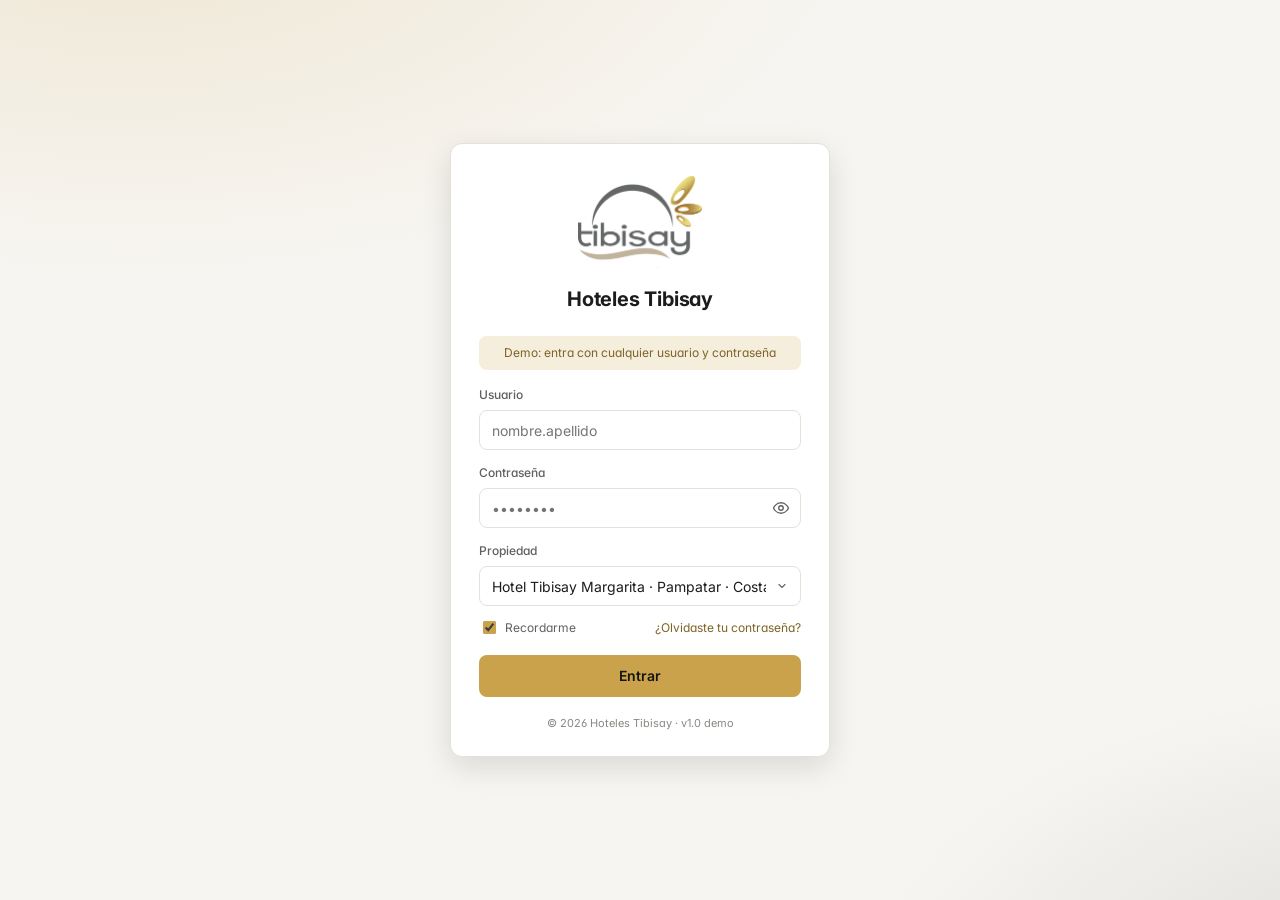
<file: dashboard.html>
<!DOCTYPE html>
<html lang="es">
<head>
  <meta charset="UTF-8">
  <meta name="viewport" content="width=device-width, initial-scale=1.0">
  <title>Inicio · Tibisay ERP</title>
  <link rel="preconnect" href="https://fonts.googleapis.com">
  <link rel="preconnect" href="https://fonts.gstatic.com" crossorigin>
  <link href="https://fonts.googleapis.com/css2?family=Inter:wght@400;500;600;700&display=swap" rel="stylesheet">
  <link rel="stylesheet" href="css/app.css">
</head>
<body class="app">
<!-- El sidebar y la barra superior los genera js/app.js -->
<div class="main-wrap">
<main class="content">
<div class="page-head">
  <div>
    <div class="crumbs">Inicio · vista <b id="roleName">Gerencia</b></div>
    <h1>Buenos días, <span data-user-name>equipo</span> <span class="scope-pill" data-prop-name></span></h1>
  </div>
  <div class="actions" id="roleCta"></div>
</div>

<section class="card hero" id="hero"></section>

<div class="grid g-2-1 mt">
  <section class="card">
    <div class="card-h"><div><h2>Requiere tu acción</h2><p id="inboxSub">Primero lo de tu área; lo demás, plegado</p></div><span class="badge b-danger" id="inboxCount">0</span></div>
    <ul class="list inbox" id="inbox"></ul>
  </section>
  <section class="card">
    <div class="card-h"><div><h2>Acciones rápidas</h2></div></div>
    <div class="card-b"><div class="quick" id="quick" style="grid-template-columns:minmax(0,1fr)"></div></div>
  </section>
</div>

<div class="section-title"><h2>Más información</h2></div>
<div id="secs">
  <details class="acc" data-sec="occ">
    <summary><span class="grow">Ocupación últimos 12 meses</span></summary>
    <div class="acc-b"><div class="legend" style="margin-bottom:8px"><span><i></i>2025–26</span><span><i class="alt line"></i>Año anterior</span></div><div id="chartOcc"></div></div>
  </details>
  <details class="acc" data-sec="ev">
    <summary><span class="grow">Eventos de la semana</span><a class="small" href="crm.html#eventos">Ver pipeline</a></summary>
    <div class="table-wrap"><table class="table" data-searchable>
      <thead><tr><th>Fecha</th><th>Evento</th><th class="num">Pax</th><th>Estado</th></tr></thead>
      <tbody>
        <tr data-sede="margarita"><td>Mié 30/09</td><td class="strong">Desayuno de trabajo Digitel<span class="sub">Margarita · Sala Guaraguao</span></td><td class="num">35</td><td><span class="badge b-ok">Confirmado</span></td></tr>
        <tr data-sede="maracaibo"><td>Jue 01/10</td><td class="strong">Congreso Ingeniería Petrolera<span class="sub">Maracaibo · Gran Salón</span></td><td class="num">300</td><td><span class="badge b-ok">Confirmado</span></td></tr>
        <tr data-sede="margarita"><td>Vie 02/10</td><td class="strong">Cóctel bienvenida congreso<span class="sub">Margarita · Terraza</span></td><td class="num">120</td><td><span class="badge b-warn">Menú por aprobar</span></td></tr>
        <tr data-sede="margarita"><td>Sáb 03/10</td><td class="strong">Boda Marcano–Figueroa<span class="sub">Margarita · Gran Salón</span></td><td class="num">210</td><td><span class="badge b-ok">Confirmado</span></td></tr>
        <tr data-sede="merida"><td>Sáb 03/10</td><td class="strong">Convención Farmacéutica Andina<span class="sub">Mérida · Salón Sierra Nevada</span></td><td class="num">80</td><td><span class="badge b-info">Tentativo</span></td></tr>
        <tr data-sede="morrocoy"><td>Dom 04/10</td><td class="strong">Boda Pérez–Lugo (prueba de menú)<span class="sub">Morrocoy · Restaurante</span></td><td class="num">6</td><td><span class="badge b-info">Agendado</span></td></tr>
      </tbody>
    </table></div>
  </details>
  <details class="acc" data-sec="act">
    <summary><span class="grow">Actividad reciente</span></summary>
    <ul class="list">
      <li data-sede="margarita"><span class="avatar avatar-sm avatar-gold">DR</span><div class="grow"><b>Daniela Rivas</b> envió cotización EV-2026-0418 por WhatsApp<small>Boda González–Salazar · hace 8 min</small></div></li>
      <li data-sede="maracaibo"><span class="avatar avatar-sm">LF</span><div class="grow"><b>Luis Fernández</b> aprobó OC-2026-1188<small>Distribuidora Zulia Food · $ 4.120 · hace 20 min</small></div></li>
      <li data-sede="margarita"><span class="avatar avatar-sm avatar-gold">YM</span><div class="grow"><b>Yelitza Marcano</b> marcó 402, 405 y 503 como limpias<small>Housekeeping · hace 34 min</small></div></li>
      <li data-sede="canaima"><span class="avatar avatar-sm">HS</span><div class="grow"><b>Héctor Salazar</b> registró llegada grupo Banco del Sur<small>24 pax · hace 1 h</small></div></li>
      <li data-sede="todas"><span class="avatar avatar-sm avatar-gold">GS</span><div class="grow"><b>Geek Solutions</b> completó respaldo nocturno de las 7 sedes<small>SQL Server + archivos · 03:10 a.m.</small></div></li>
    </ul>
  </details>
  <details class="acc" data-sec="mods">
    <summary><span class="grow">Todos los módulos</span></summary>
    <div class="acc-b"><div class="grid g-4">
      <a class="card mod-tile" href="tablero.html"><span class="kpi-ico" data-icon="chart"></span><div><h3>Tablero directivo</h3></div></a>
      <a class="card mod-tile" href="crm.html"><span class="kpi-ico" data-icon="users"></span><div><h3>CRM &amp; Huéspedes</h3></div></a>
      <a class="card mod-tile" href="operaciones.html"><span class="kpi-ico" data-icon="bed"></span><div><h3>Operaciones</h3></div></a>
      <a class="card mod-tile" href="rrhh.html"><span class="kpi-ico" data-icon="briefcase"></span><div><h3>Gestión Humana</h3></div></a>
      <a class="card mod-tile" href="inventarios.html"><span class="kpi-ico" data-icon="box"></span><div><h3>IMS · Inventarios</h3></div></a>
      <a class="card mod-tile" href="it.html"><span class="kpi-ico teal" data-icon="server"></span><div><h3>Panel de IT</h3></div></a>
      <div class="card mod-tile" style="border-style:dashed;box-shadow:none"><span class="kpi-ico teal" data-icon="plus"></span><div><h3>Próximo módulo</h3></div></div>
    </div></div>
  </details>
</div>
</main>
</div>

<script src="js/data.js"></script>
<script src="js/app.js"></script>
<script>
(function () {
  var D = TIBISAY;
  function $(n) { return "$ " + String(Math.round(n)).replace(/\B(?=(\d{3})+(?!\d))/g, "."); }
  function agg(p) {
    var list = p === "todas" ? D.propiedades : D.propiedades.filter(function (x) { return x.id === p; });
    var hab = list.reduce(function (a, x) { return a + x.hab; }, 0);
    var occ = list.reduce(function (a, x) { return a + x.hab * x.occ; }, 0) / hab;
    return { hab: hab, occ: Math.round(occ), list: list, f: hab / 532 };
  }

  /* ---------- Bandeja: cada alerta sabe a qué roles le importa y a dónde lleva */
  var A = [
    { r: ["frontdesk"], sede: "margarita", ic: "bed", c: "b-warn", t: "Hab. 406 aún sin liberar para los Hayes", s: "Llegan 2:15 p.m. · Club Oro · aniversario 40", a: "Avisar a HK", toast: "Aviso enviado a housekeeping: priorizar hab. 406 (demo)" },
    { r: ["frontdesk"], sede: "todas", ic: "dollar", c: "b-warn", t: "3 salidas con saldo pendiente", s: "Cobrar antes de las 12:00 m.", a: "Ver salidas", h: "operaciones.html#hoy" },
    { r: ["frontdesk", "gerencia"], sede: "margarita", ic: "wrench", c: "b-danger", t: "A/A hab. 410 sin enfriar", s: "Margarita · ticket urgente hace 25 min", a: "Ver ticket", h: "operaciones.html#mt" },
    { r: ["frontdesk"], sede: "margarita", ic: "star", c: "b-ok", t: "Cumpleaños de Valentina Rojas (Platino) el 02/10", s: "Suite 512 · torta y detalle en la habitación", a: "Ver ficha", h: "crm.html#huespedes" },
    { r: ["gerencia", "ab"], sede: "catatumbo", ic: "alert", c: "b-warn", t: "Food cost Catatumbo 36%", s: "4 pts sobre la meta · proteínas", a: "Revisar", h: "inventarios.html#aud" },
    { r: ["gerencia", "ab", "almacen"], sede: "margarita", ic: "box", c: "b-danger", t: "23 botellas sin venta registrada", s: "Margarita · licores premium · auditoría A&amp;B", a: "Investigar", h: "inventarios.html#aud" },
    { r: ["ab"], sede: "margarita", ic: "utensils", c: "b-warn", t: "Menú del cóctel de bienvenida por aprobar", s: "Vie 02/10 · Terraza · 120 pax · BEO-0937", a: "Aprobar", toast: "Menú aprobado · BEO-0937 actualizado y enviado a cocina (demo)" },
    { r: ["ab"], sede: "margarita", ic: "chat", c: "b-info", t: "Boda González–Salazar: vista, sin respuesta", s: "EV-2026-0418 · vence 09/10", a: "Recordar", toast: "Recordatorio enviado por WhatsApp a Mariana González (demo)" },
    { r: ["almacen", "ab", "gerencia"], sede: "maracaibo", ic: "cart", c: "b-warn", t: "OC-2026-1190 por aprobar", s: "Distribuidora Zulia Food · 4 líneas", a: "Aprobar", toast: "OC-2026-1190 aprobada y enviada al proveedor (demo)" },
    { r: ["almacen", "gerencia"], sede: "maracaibo", ic: "truck", c: "b-warn", t: "TR-0351 por aprobar", s: "Maracaibo → Catatumbo · 36 botellas", a: "Aprobar", toast: "TR-0351 aprobada por el gerente de Maracaibo (demo)" },
    { r: ["almacen"], sede: "margarita", ic: "archive", c: "b-info", t: "OC-2026-1188 con recepción parcial", s: "Licores del Caribe · 60% recibido", a: "Recibir", h: "inventarios.html#recibir" },
    { r: ["almacen", "ab"], sede: "catatumbo", ic: "alert", c: "b-warn", t: "Ajuste AJ-0919 pendiente", s: "Solomo de res · −56 kg · requiere contraloría", a: "Revisar", h: "inventarios.html#ajustes" },
    { r: ["rrhh", "gerencia"], sede: "todas", ic: "clock", c: "b-warn", t: "Nómina 2.ª quincena por aprobar", s: "$ 136.130 · asiento contable automático", a: "Revisar", h: "rrhh.html#nomina" },
    { r: ["rrhh"], sede: "todas", ic: "alert", c: "b-danger", t: "Ausencias sin justificar en el turno A", s: "Se notificó a los jefes de departamento", a: "Ver", h: "rrhh.html#asist" },
    { r: ["rrhh"], sede: "margarita", ic: "users", c: "b-info", t: "4 extras para la boda del sábado", s: "Housekeeping · turno B · por publicar", a: "Ver turnos", h: "rrhh.html#turnos" },
    { r: ["rrhh"], sede: "canaima", ic: "briefcase", c: "b-ok", t: "Oferta a 2 guías bilingües", s: "Reclutamiento · inicio 15/10", a: "Ver", h: "rrhh.html#recl" },
    { r: ["it"], sede: "morrocoy", ic: "server", c: "b-danger", t: "Servidor de contabilidad sin respuesta", s: "Morrocoy · IT-3318 · crítica · Jorge L.", a: "Ver ticket", h: "it.html#tk" },
    { r: ["it", "frontdesk"], sede: "margarita", ic: "alert", c: "b-warn", t: "Impresora fiscal de recepción no imprime", s: "IT-3317 · alta · en curso", a: "Ver", h: "it.html#tk" },
    { r: ["gerencia"], sede: "maturin", ic: "trend", c: "b-warn", t: "Maturín bajo presupuesto", s: "Ocupación 61% vs. 68% presupuestado", a: "Ver", h: "tablero.html" },
    { r: ["gerencia"], sede: "canaima", ic: "star", c: "b-ok", t: "Canaima 92% en diciembre", s: "Sugerencia: subir ADR 8% en nuevas ventas", a: "Ver", h: "tablero.html" }
  ];

  /* ---------- Acciones clave por rol (regla de 3 clics: aquí queda a 1) */
  var Q = {
    gerencia: [["Ver tablero directivo", "tablero.html", "chart"], ["Aprobar nómina", "rrhh.html#nomina", "clock"], ["Aprobar compras", "inventarios.html#compras", "cart"], ["Cotizar evento", "crm.html#nueva-cotizacion", "chat"]],
    frontdesk: [["Hacer check-in", "operaciones.html#checkin", "key"], ["Walk-in", "operaciones.html#walkin", "plus"], ["Buscar huésped", "crm.html#huespedes", "users"], ["Reportar falla", "operaciones.html#reportar", "wrench"]],
    ab: [["Cotizar evento", "crm.html#nueva-cotizacion", "chat"], ["Crear orden de compra", "inventarios.html#nueva-oc", "cart"], ["Registrar merma", "inventarios.html#merma", "archive"], ["Salones de hoy", "operaciones.html#ab", "utensils"]],
    rrhh: [["Registrar marcación", "rrhh.html#marcar", "clock"], ["Turnos de la semana", "rrhh.html#turnos", "calendar"], ["Revisar nómina", "rrhh.html#nomina", "dollar"], ["Nueva vacante", "rrhh.html#nueva-vacante", "plus"]],
    almacen: [["Crear orden de compra", "inventarios.html#nueva-oc", "cart"], ["Recibir mercancía", "inventarios.html#recibir", "truck"], ["Aprobar transferencias", "inventarios.html#transferencias", "check"], ["Nuevo conteo", "inventarios.html#conteo", "archive"]],
    it: [["Nuevo ticket", "it.html#nuevo-ticket", "plus"], ["Tickets abiertos", "it.html#tk", "wrench"], ["Monitoreo", "it.html#mon", "chart"], ["Respaldos", "it.html#bk", "archive"]]
  };
  var SECS = { gerencia: ["occ", "ev", "act", "mods"], frontdesk: ["ev", "act", "occ", "mods"], ab: ["ev", "act", "occ", "mods"], rrhh: ["act", "mods", "occ", "ev"], almacen: ["act", "mods", "ev", "occ"], it: ["act", "mods", "occ", "ev"] };

  function heroFor(r, a) {
    var f = a.f, lleg = Math.round(118 * f), reg = Math.round(41 * f), sal = Math.round(96 * f), enCasa = Math.round(a.hab * a.occ / 100);
    var H = {
      gerencia: [{ label: "Ocupación hoy", value: a.occ, unit: "%", sub: enCasa + " de " + a.hab + " hab. · ▲ 3 pts vs. semana pasada" },
        [["Llegadas", lleg, reg + " registradas"], ["Salidas", sal, Math.round(19 * f) + " late check-out"], ["Tickets abiertos", Math.max(1, Math.round(23 * f)), "▼ 18% semanal"], ["Eventos esta semana", Math.max(1, Math.round(6 * f)), "ver pipeline en CRM"]]],
      frontdesk: [{ label: "Llegadas pendientes de check-in", value: lleg - reg, unit: "de " + lleg, sub: reg + " ya registradas · próxima 1:00 p.m." },
        [["Salidas hoy", sal, Math.round(sal * 0.3) + " ya salieron"], ["En casa", enCasa, "hab. ocupadas"], ["Hab. sin liberar", Math.max(1, Math.round(9 * f)), "para llegadas", "warn"], ["Late check-out", Math.round(19 * f), "aprobados"]]],
      ab: [{ label: "Food cost del mes", value: "31,4", unit: "%", sub: "meta 32% · beverage cost 21%" },
        [["Eventos esta semana", Math.max(1, Math.round(6 * f)), "BEO vinculados"], ["Cubiertos almuerzo", Math.round(390 * f), "hoy"], ["Diferencia A&amp;B", $(3480 * f), "consumo vs. salida de almacén", "danger"], ["OC por aprobar", Math.max(1, Math.round(2 * f)), "compras A&amp;B"]]],
      rrhh: [{ label: "Presentes ahora", value: Math.round(548 * f), unit: "de " + Math.round(582 * f), sub: "programados en turnos iniciados · puntualidad 89%" },
        [["Tardanzas", Math.round(46 * f), "promedio 17 min", "warn"], ["Ausencias", Math.max(1, Math.round(19 * f)), "sin justificar", "danger"], ["Vacantes temporada", 23, "38 en entrevistas"], ["Nómina", "Por aprobar", "2.ª quincena sep."]]],
      almacen: [{ label: "Pendientes de tu acción", value: 7, sub: "aprobaciones, recepciones y ajustes" },
        [["Bajo mínimo", Math.max(2, Math.round(9 * f)), "sugerir OC", "warn"], ["OC por recibir", 3, "1 parcial"], ["Transferencias en curso", 3, "1 por aprobar"], ["Ajustes por aprobar", 3, "1 a contraloría"]]],
      it: [{ label: "Incidencias críticas", value: 1, sub: "Servidor de contabilidad · Morrocoy · desde 09:12" },
        [["Disponibilidad 30 d", "99,82%", "meta 99,5%", "ok"], ["Tickets abiertos", 9, "4 alta o crítica", "warn"], ["Respaldos anoche", "6 / 7", "1 falló", "danger"], ["Sedes con incidencias", "5 / 7", "ver matriz"]]]
    };
    return H[r.id];
  }

  function render() {
    var r = App.role(), p = App.prop(), a = agg(p);
    document.getElementById("roleName").textContent = r.label;
    var h = heroFor(r, a);
    document.getElementById("hero").innerHTML = App.hero(h[0], h[1]);
    var q = Q[r.id];
    document.getElementById("roleCta").innerHTML = '<a class="btn btn-primary" href="' + q[0][1] + '">' + App.icon(q[0][2]) + q[0][0] + "</a>";
    document.getElementById("quick").innerHTML = q.map(function (x) { return '<a href="' + x[1] + '"><span class="kpi-ico">' + App.icon(x[2]) + "</span>" + x[0] + '<span style="margin-left:auto;color:var(--text-3)">' + App.icon("arrow") + "</span></a>"; }).join("");

    var vis = A.filter(function (x) { return (p === "todas" || x.sede === "todas" || x.sede === p) && !DONE[x.t]; });
    var mine = vis.filter(function (x) { return x.r.indexOf(r.id) >= 0; }), other = vis.filter(function (x) { return x.r.indexOf(r.id) < 0; });
    function li(x, o) {
      var act = x.h ? '<a class="btn btn-ghost btn-sm" href="' + x.h + '">' + x.a + "</a>" : '<a class="btn ' + (o ? "btn-ghost" : "btn-primary") + ' btn-sm" href="#" data-toast="' + x.toast + '">' + x.a + "</a>";
      return '<li' + (o ? ' style="opacity:.8"' : "") + '><span class="alert-ico ' + x.c + '">' + App.icon(x.ic) + '</span><div class="grow">' + (o ? '<span class="tag">Otra área</span>' : "") + "<b>" + x.t + "</b><small>" + x.s + "</small></div>" + act + "</li>";
    }
    var ul = document.getElementById("inbox");
    ul.innerHTML = mine.map(function (x) { return li(x); }).join("") + other.map(function (x) { return li(x, true); }).join("") ||
      '<li><span class="alert-ico b-ok">' + App.icon("check") + '</span><div class="grow"><b>Todo al día</b><small>No hay pendientes para esta vista</small></div></li>';
    document.getElementById("inboxCount").textContent = mine.length;
    document.getElementById("inboxSub").textContent = mine.length + " de tu área · " + other.length + " de otras áreas (plegadas)";
    ul._moreOpen = false;
    App.more(ul, Math.max(3, Math.min(5, mine.length)));

    var box = document.getElementById("secs");
    SECS[r.id].forEach(function (k, i) {
      var d = box.querySelector('[data-sec="' + k + '"]');
      box.appendChild(d);
      d.open = r.id === "gerencia" && i === 0;
    });
    drawChart(a);
  }

  function drawChart(a) {
    var serie = D.meses.map(function (_, i) {
      var s = 0, h = 0;
      a.list.forEach(function (x) { s += D.ocupacionMensual[x.id][i] * x.hab; h += x.hab; });
      return Math.round(s / h);
    });
    App.lineChart(document.getElementById("chartOcc"), {
      labels: D.meses, fmt: function (v) { return v + "%"; },
      series: [
        { data: serie, color: "#c9a24b", area: true },
        { data: serie.map(function (v) { return Math.round(v * D.crecimientoAnual); }), color: "#141414", dash: true }
      ]
    });
  }

  // Acción directa desde la bandeja: el pendiente queda resuelto y baja el contador
  var DONE = {};
  document.getElementById("inbox").addEventListener("click", function (e) {
    var b = e.target.closest("a[data-toast]");
    if (!b) return;
    var li = b.closest("li"), t = li.querySelector("b").textContent;
    DONE[t] = 1;
    b.outerHTML = '<span class="badge b-ok">Hecho</span>';
    li.style.opacity = ".55";
    var c = document.getElementById("inboxCount"); c.textContent = Math.max(0, +c.textContent - (li.querySelector(".tag") ? 0 : 1));
  });

  App.onProp(function () { if (document.getElementById("roleSelect")) render(); });
  document.addEventListener("DOMContentLoaded", function () { App.onRole(render); });
})();
</script>
</body>
</html>
</file>
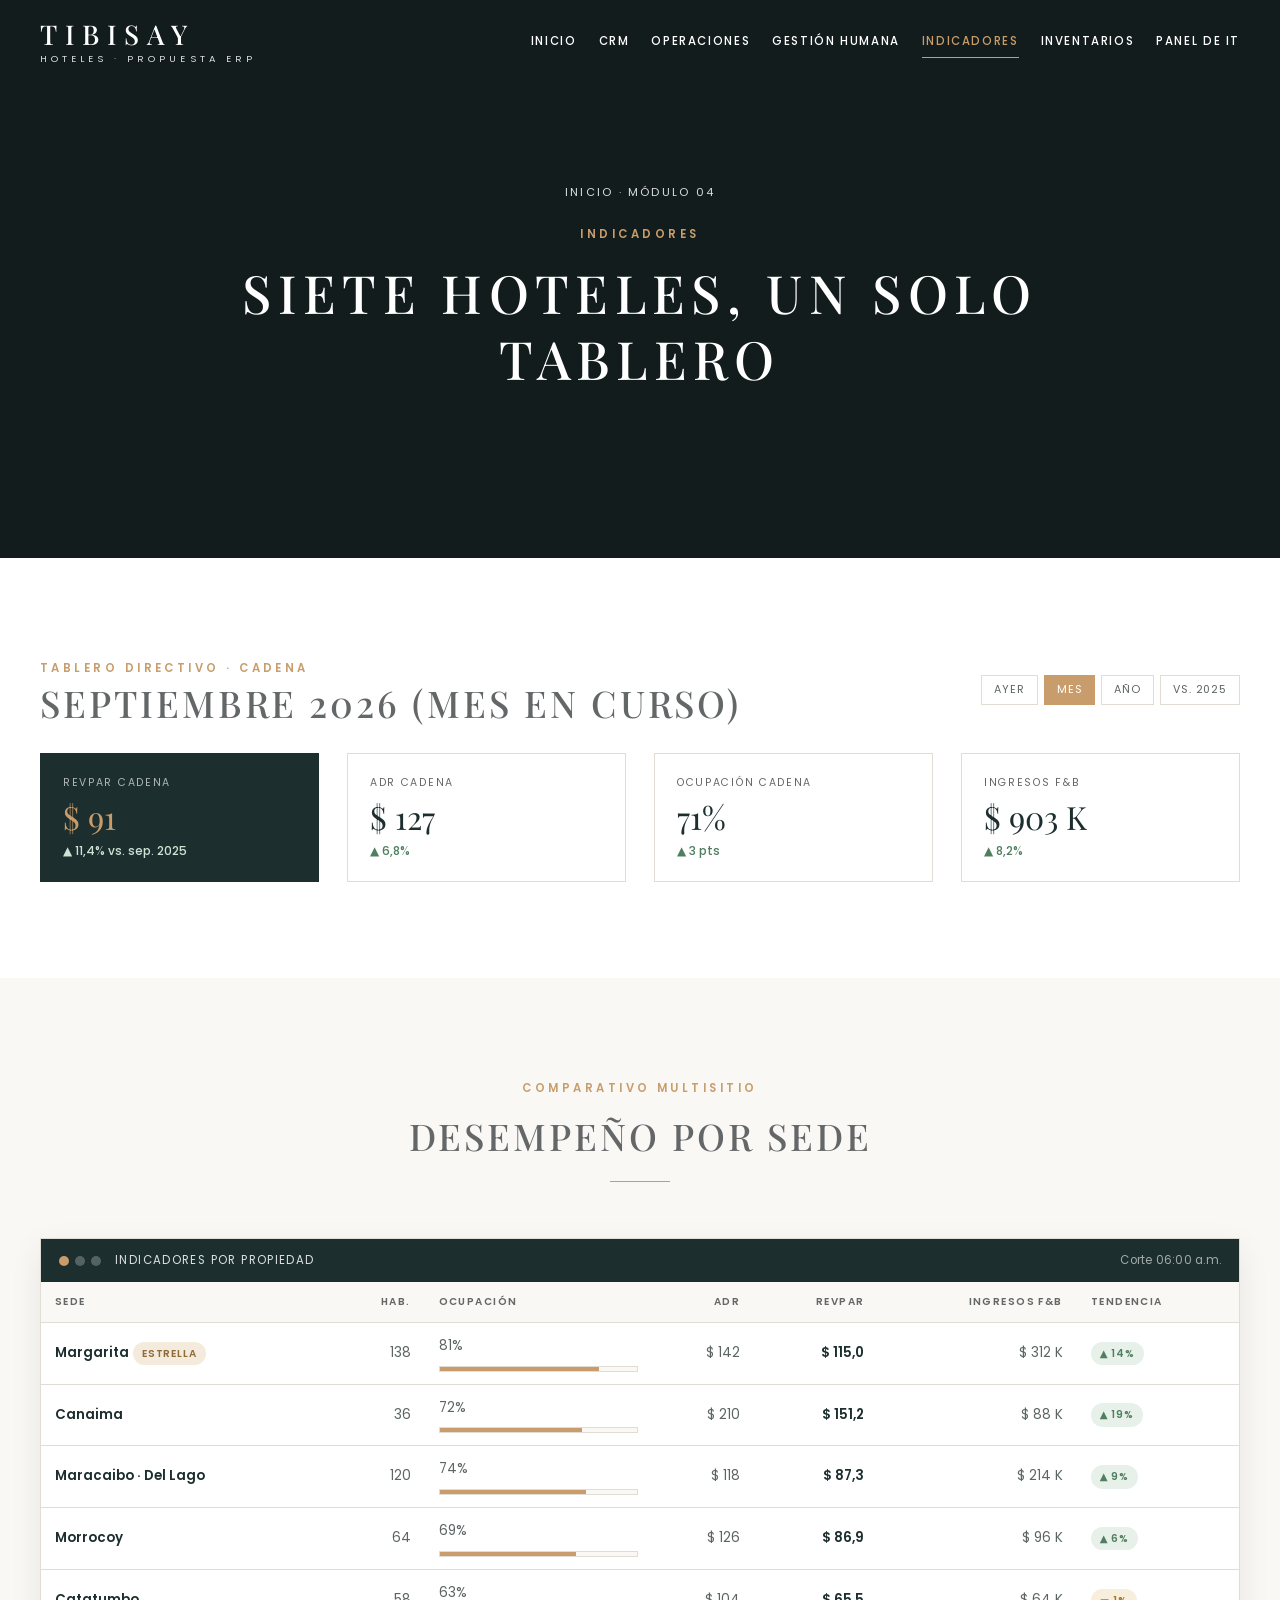
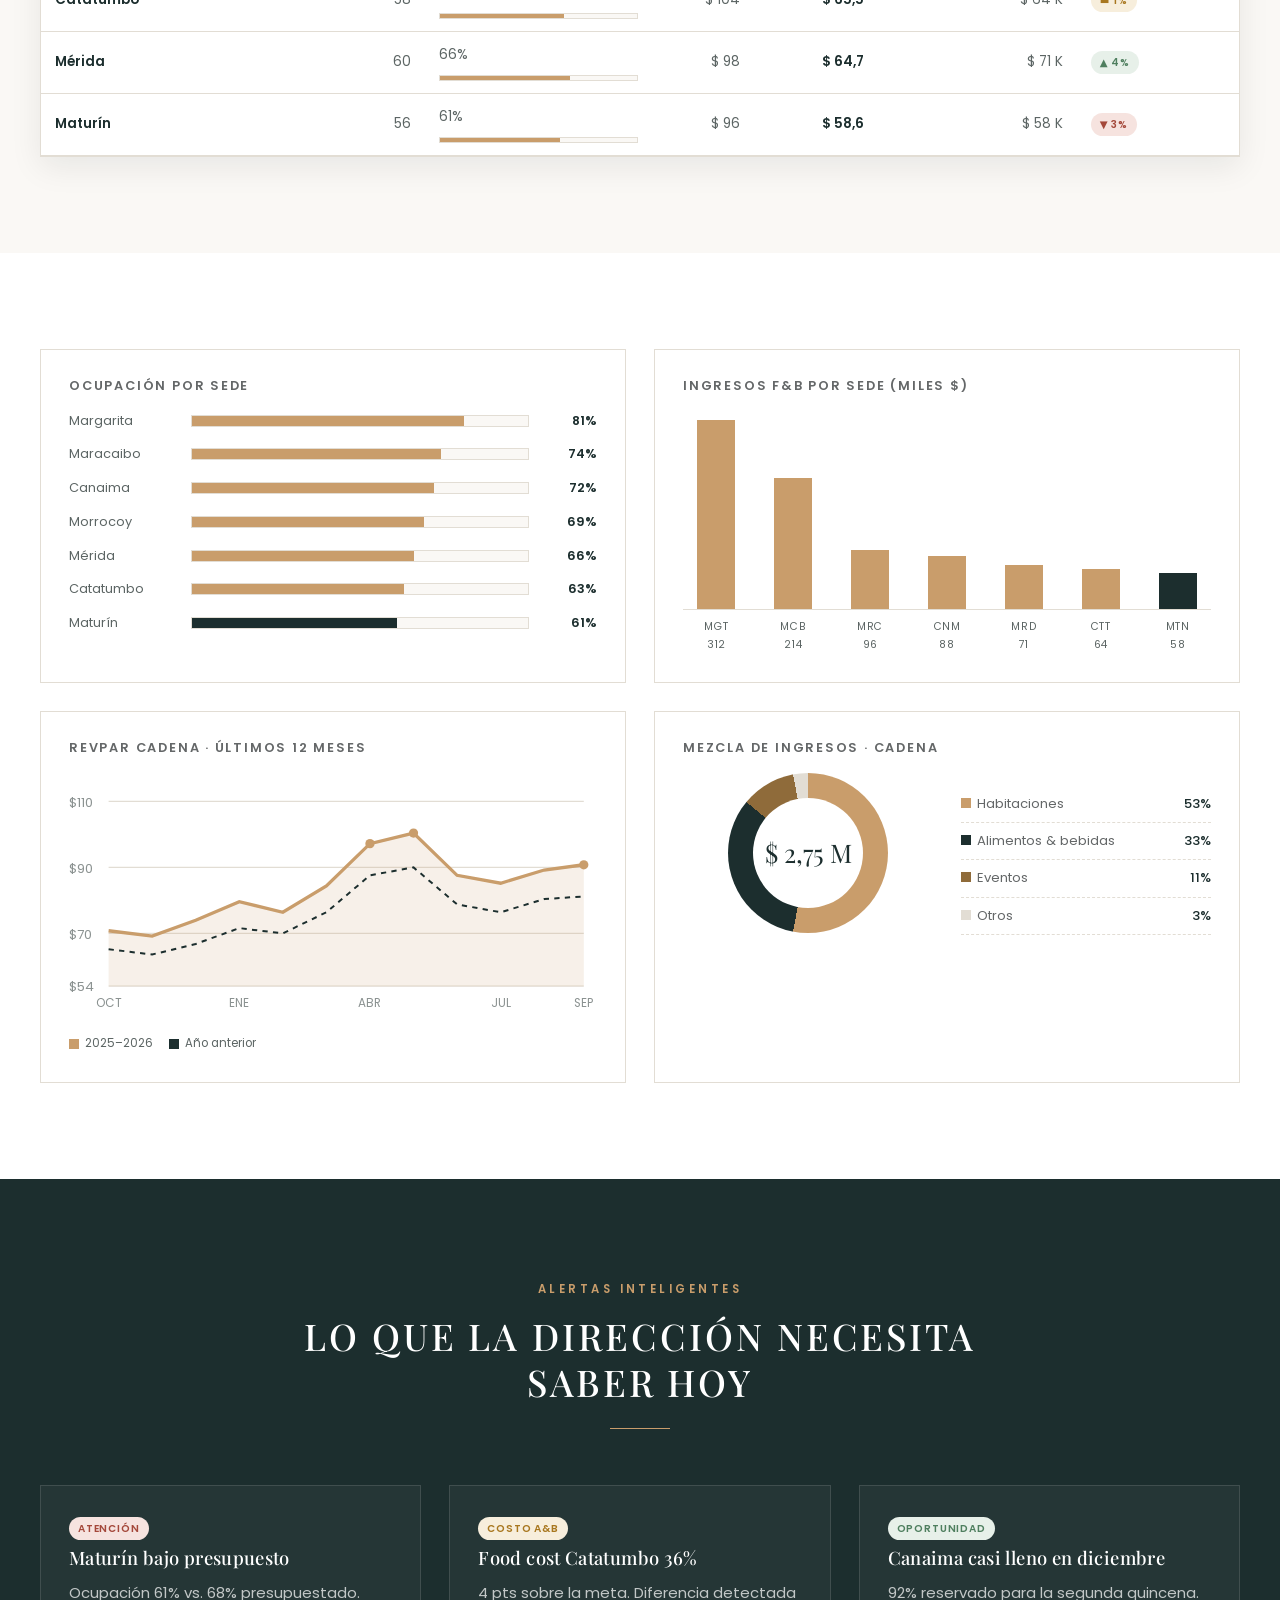
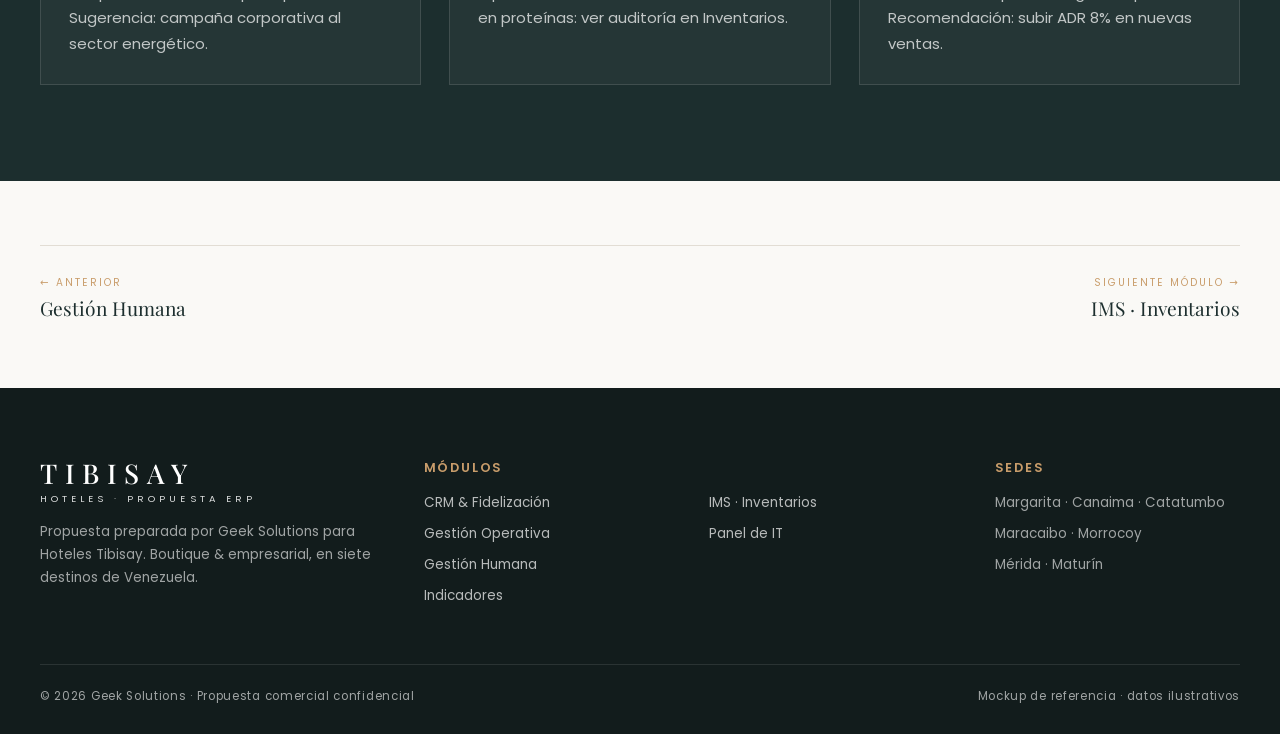
<file: indicadores.html>
<!DOCTYPE html>
<html lang="es">
<head>
  <meta charset="UTF-8">
  <meta name="viewport" content="width=device-width, initial-scale=1.0">
  <title>Indicadores · Propuesta ERP Tibisay</title>
  <meta name="description" content="Tablero directivo multisitio de Hoteles Tibisay: RevPAR, ADR, ocupación por sede e ingresos de alimentos y bebidas.">
  <link rel="preconnect" href="https://fonts.googleapis.com">
  <link rel="preconnect" href="https://fonts.gstatic.com" crossorigin>
  <link href="https://fonts.googleapis.com/css2?family=Playfair+Display:wght@400;500;600&family=Poppins:wght@300;400;500;600&display=swap" rel="stylesheet">
  <link rel="stylesheet" href="css/estilos.css">
</head>
<body>

<!-- ============ HEADER (igual en todas las páginas) ============ -->
<header class="header">
  <div class="container">
    <a href="index.html" class="logo"><strong>TIBISAY</strong><span>Hoteles · Propuesta ERP</span></a>
    <nav class="nav" aria-label="Módulos">
      <a href="index.html">Inicio</a>
      <a href="crm.html">CRM</a>
      <a href="operaciones.html">Operaciones</a>
      <a href="rrhh.html">Gestión Humana</a>
      <a href="indicadores.html">Indicadores</a>
      <a href="inventarios.html">Inventarios</a>
      <a href="it.html">Panel de IT</a>
    </nav>
    <button class="menu-toggle" aria-label="Abrir menú" aria-expanded="false"><span></span><span></span><span></span></button>
  </div>
</header>

<!-- ============ HERO ============ -->
<section class="hero hero--page" style="background-image:url('https://images.unsplash.com/photo-1571896349842-33c89424de2d?auto=format&fit=crop&w=2000&q=80')">
  <div class="hero__content">
    <div class="breadcrumb"><a href="index.html">Inicio</a> · Módulo 04</div>
    <span class="eyebrow">Indicadores</span>
    <h1>Siete hoteles, un solo tablero</h1>
  </div>
</section>

<!-- ============ KPIs CADENA ============ -->
<section class="section section--white">
  <div class="container">
    <div class="flex-between" style="margin-bottom:28px">
      <div>
        <span class="eyebrow mb-0">Tablero directivo · Cadena</span>
        <h2 class="mb-0">Septiembre 2026 (mes en curso)</h2>
      </div>
      <div class="chips"><span class="chip">Ayer</span><span class="chip active">Mes</span><span class="chip">Año</span><span class="chip">vs. 2025</span></div>
    </div>
    <div class="grid grid-4">
      <div class="kpi kpi--dark"><div class="kpi__label">RevPAR cadena</div><div class="kpi__value">$ 91</div><div class="kpi__delta" style="color:#cfe3d4">▲ 11,4% vs. sep. 2025</div></div>
      <div class="kpi"><div class="kpi__label">ADR cadena</div><div class="kpi__value">$ 127</div><div class="kpi__delta up">▲ 6,8%</div></div>
      <div class="kpi"><div class="kpi__label">Ocupación cadena</div><div class="kpi__value">71%</div><div class="kpi__delta up">▲ 3 pts</div></div>
      <div class="kpi"><div class="kpi__label">Ingresos F&amp;B</div><div class="kpi__value">$ 903 K</div><div class="kpi__delta up">▲ 8,2%</div></div>
    </div>
  </div>
</section>

<!-- ============ POR SEDE ============ -->
<section class="section section--cream">
  <div class="container">
    <div class="section-head">
      <span class="eyebrow">Comparativo multisitio</span>
      <h2>Desempeño por sede</h2>
      <hr class="divider">
    </div>
    <div class="mock">
      <div class="mock__bar"><span class="mock__dots"><i></i><i></i><i></i></span> Indicadores por propiedad <span class="mock__meta">Corte 06:00 a.m.</span></div>
      <div class="table-wrap">
        <table class="table">
          <thead><tr><th>Sede</th><th class="num">Hab.</th><th>Ocupación</th><th class="num">ADR</th><th class="num">RevPAR</th><th class="num">Ingresos F&amp;B</th><th>Tendencia</th></tr></thead>
          <tbody>
            <tr><td><strong>Margarita</strong> <span class="badge badge--gold">Estrella</span></td><td class="num">138</td><td style="min-width:140px">81%<div class="progress"><span style="width:81%"></span></div></td><td class="num">$ 142</td><td class="num"><strong>$ 115,0</strong></td><td class="num">$ 312 K</td><td><span class="badge badge--ok">▲ 14%</span></td></tr>
            <tr><td><strong>Canaima</strong></td><td class="num">36</td><td>72%<div class="progress"><span style="width:72%"></span></div></td><td class="num">$ 210</td><td class="num"><strong>$ 151,2</strong></td><td class="num">$ 88 K</td><td><span class="badge badge--ok">▲ 19%</span></td></tr>
            <tr><td><strong>Maracaibo · Del Lago</strong></td><td class="num">120</td><td>74%<div class="progress"><span style="width:74%"></span></div></td><td class="num">$ 118</td><td class="num"><strong>$ 87,3</strong></td><td class="num">$ 214 K</td><td><span class="badge badge--ok">▲ 9%</span></td></tr>
            <tr><td><strong>Morrocoy</strong></td><td class="num">64</td><td>69%<div class="progress"><span style="width:69%"></span></div></td><td class="num">$ 126</td><td class="num"><strong>$ 86,9</strong></td><td class="num">$ 96 K</td><td><span class="badge badge--ok">▲ 6%</span></td></tr>
            <tr><td><strong>Catatumbo</strong></td><td class="num">58</td><td>63%<div class="progress"><span style="width:63%"></span></div></td><td class="num">$ 104</td><td class="num"><strong>$ 65,5</strong></td><td class="num">$ 64 K</td><td><span class="badge badge--warn">▬ 1%</span></td></tr>
            <tr><td><strong>Mérida</strong></td><td class="num">60</td><td>66%<div class="progress"><span style="width:66%"></span></div></td><td class="num">$ 98</td><td class="num"><strong>$ 64,7</strong></td><td class="num">$ 71 K</td><td><span class="badge badge--ok">▲ 4%</span></td></tr>
            <tr><td><strong>Maturín</strong></td><td class="num">56</td><td>61%<div class="progress"><span style="width:61%"></span></div></td><td class="num">$ 96</td><td class="num"><strong>$ 58,6</strong></td><td class="num">$ 58 K</td><td><span class="badge badge--alerta">▼ 3%</span></td></tr>
          </tbody>
        </table>
      </div>
    </div>
  </div>
</section>

<!-- ============ GRÁFICAS ============ -->
<section class="section section--white">
  <div class="container grid grid-2">
    <div class="card">
      <h4>Ocupación por sede</h4>
      <div class="bars mt-1">
        <div class="bar"><span>Margarita</span><div class="bar__track"><div class="bar__fill" style="width:81%"></div></div><span class="bar__val">81%</span></div>
        <div class="bar"><span>Maracaibo</span><div class="bar__track"><div class="bar__fill" style="width:74%"></div></div><span class="bar__val">74%</span></div>
        <div class="bar"><span>Canaima</span><div class="bar__track"><div class="bar__fill" style="width:72%"></div></div><span class="bar__val">72%</span></div>
        <div class="bar"><span>Morrocoy</span><div class="bar__track"><div class="bar__fill" style="width:69%"></div></div><span class="bar__val">69%</span></div>
        <div class="bar"><span>Mérida</span><div class="bar__track"><div class="bar__fill" style="width:66%"></div></div><span class="bar__val">66%</span></div>
        <div class="bar"><span>Catatumbo</span><div class="bar__track"><div class="bar__fill" style="width:63%"></div></div><span class="bar__val">63%</span></div>
        <div class="bar"><span>Maturín</span><div class="bar__track"><div class="bar__fill bar__fill--dark" style="width:61%"></div></div><span class="bar__val">61%</span></div>
      </div>
    </div>

    <div class="card">
      <h4>Ingresos F&amp;B por sede (miles $)</h4>
      <div class="cols-chart mt-1">
        <div class="cols-chart__col"><span style="height:100%"></span></div>
        <div class="cols-chart__col"><span style="height:69%"></span></div>
        <div class="cols-chart__col"><span style="height:31%"></span></div>
        <div class="cols-chart__col"><span style="height:28%"></span></div>
        <div class="cols-chart__col"><span style="height:23%"></span></div>
        <div class="cols-chart__col"><span style="height:21%"></span></div>
        <div class="cols-chart__col"><span class="alt" style="height:19%"></span></div>
      </div>
      <div class="cols-chart__labels"><span>MGT<br>312</span><span>MCB<br>214</span><span>MRC<br>96</span><span>CNM<br>88</span><span>MRD<br>71</span><span>CTT<br>64</span><span>MTN<br>58</span></div>
    </div>

    <div class="card">
      <h4>RevPAR cadena · últimos 12 meses</h4>
      <svg viewBox="0 0 400 180" width="100%" role="img" aria-label="Tendencia de RevPAR" style="margin-top:12px">
        <g stroke="#e2ddd4" stroke-width="1">
          <line x1="30" y1="20" x2="390" y2="20"/><line x1="30" y1="70" x2="390" y2="70"/><line x1="30" y1="120" x2="390" y2="120"/><line x1="30" y1="160" x2="390" y2="160"/>
        </g>
        <g fill="#8b9291" font-size="10" font-family="Poppins, sans-serif">
          <text x="0" y="24">$110</text><text x="0" y="74">$90</text><text x="0" y="124">$70</text><text x="0" y="164">$54</text>
        </g>
        <polygon fill="rgba(201,157,107,.15)" points="30,160 30,118 63,122 96,110 129,96 162,104 195,84 228,52 261,44 294,76 327,82 360,72 390,68 390,160"/>
        <polyline fill="none" stroke="#c99d6b" stroke-width="2.5" points="30,118 63,122 96,110 129,96 162,104 195,84 228,52 261,44 294,76 327,82 360,72 390,68"/>
        <polyline fill="none" stroke="#1c2e2e" stroke-width="1.5" stroke-dasharray="4 4" points="30,132 63,136 96,128 129,116 162,120 195,104 228,76 261,70 294,98 327,104 360,94 390,92"/>
        <g fill="#c99d6b"><circle cx="228" cy="52" r="3.5"/><circle cx="261" cy="44" r="3.5"/><circle cx="390" cy="68" r="3.5"/></g>
        <g fill="#8b9291" font-size="9" font-family="Poppins, sans-serif" text-anchor="middle">
          <text x="30" y="176">OCT</text><text x="129" y="176">ENE</text><text x="228" y="176">ABR</text><text x="327" y="176">JUL</text><text x="390" y="176">SEP</text>
        </g>
      </svg>
      <div class="legend"><span><i></i>2025–2026</span><span><i class="alt"></i>Año anterior</span></div>
    </div>

    <div class="card">
      <h4>Mezcla de ingresos · cadena</h4>
      <div class="grid grid-2 align-center mt-1">
        <div class="donut" data-label="$ 2,75 M" style="background:conic-gradient(#c99d6b 0 53%, #1c2e2e 53% 86%, #8f6b3a 86% 97%, #e2ddd4 97% 100%)"></div>
        <ul class="meta-list">
          <li><span><i style="display:inline-block;width:10px;height:10px;background:#c99d6b;margin-right:6px"></i>Habitaciones</span><span>53%</span></li>
          <li><span><i style="display:inline-block;width:10px;height:10px;background:#1c2e2e;margin-right:6px"></i>Alimentos &amp; bebidas</span><span>33%</span></li>
          <li><span><i style="display:inline-block;width:10px;height:10px;background:#8f6b3a;margin-right:6px"></i>Eventos</span><span>11%</span></li>
          <li><span><i style="display:inline-block;width:10px;height:10px;background:#e2ddd4;margin-right:6px"></i>Otros</span><span>3%</span></li>
        </ul>
      </div>
    </div>
  </div>
</section>

<!-- ============ ALERTAS ============ -->
<section class="section section--dark">
  <div class="container">
    <div class="section-head">
      <span class="eyebrow">Alertas inteligentes</span>
      <h2>Lo que la dirección necesita saber hoy</h2>
      <hr class="divider">
    </div>
    <div class="grid grid-3">
      <div class="card"><span class="badge badge--alerta">Atención</span><h3 class="mt-1">Maturín bajo presupuesto</h3><p>Ocupación 61% vs. 68% presupuestado. Sugerencia: campaña corporativa al sector energético.</p></div>
      <div class="card"><span class="badge badge--warn">Costo A&amp;B</span><h3 class="mt-1">Food cost Catatumbo 36%</h3><p>4 pts sobre la meta. Diferencia detectada en proteínas: ver auditoría en Inventarios.</p></div>
      <div class="card"><span class="badge badge--ok">Oportunidad</span><h3 class="mt-1">Canaima casi lleno en diciembre</h3><p>92% reservado para la segunda quincena. Recomendación: subir ADR 8% en nuevas ventas.</p></div>
    </div>
  </div>
</section>

<section class="section section--tight">
  <div class="container module-nav">
    <a href="rrhh.html"><small>← Anterior</small>Gestión Humana</a>
    <a href="inventarios.html"><small>Siguiente módulo →</small>IMS · Inventarios</a>
  </div>
</section>

<!-- ============ FOOTER (igual en todas las páginas) ============ -->
<footer class="footer">
  <div class="container">
    <div class="footer__grid">
      <div>
        <a href="index.html" class="logo"><strong>TIBISAY</strong><span>Hoteles · Propuesta ERP</span></a>
        <p>Propuesta preparada por Geek Solutions para Hoteles Tibisay. Boutique &amp; empresarial, en siete destinos de Venezuela.</p>
      </div>
      <div>
        <h4>Módulos</h4>
        <ul>
          <li><a href="crm.html">CRM &amp; Fidelización</a></li>
          <li><a href="operaciones.html">Gestión Operativa</a></li>
          <li><a href="rrhh.html">Gestión Humana</a></li>
          <li><a href="indicadores.html">Indicadores</a></li>
        </ul>
      </div>
      <div>
        <h4>&nbsp;</h4>
        <ul>
          <li><a href="inventarios.html">IMS · Inventarios</a></li>
          <li><a href="it.html">Panel de IT</a></li>
        </ul>
      </div>
      <div>
        <h4>Sedes</h4>
        <ul>
          <li>Margarita · Canaima · Catatumbo</li>
          <li>Maracaibo · Morrocoy</li>
          <li>Mérida · Maturín</li>
        </ul>
      </div>
    </div>
    <div class="footer__bottom">
      <span>© 2026 Geek Solutions · Propuesta comercial confidencial</span>
      <span>Mockup de referencia · datos ilustrativos</span>
    </div>
  </div>
</footer>

<script src="js/main.js"></script>
</body>
</html>
</file>
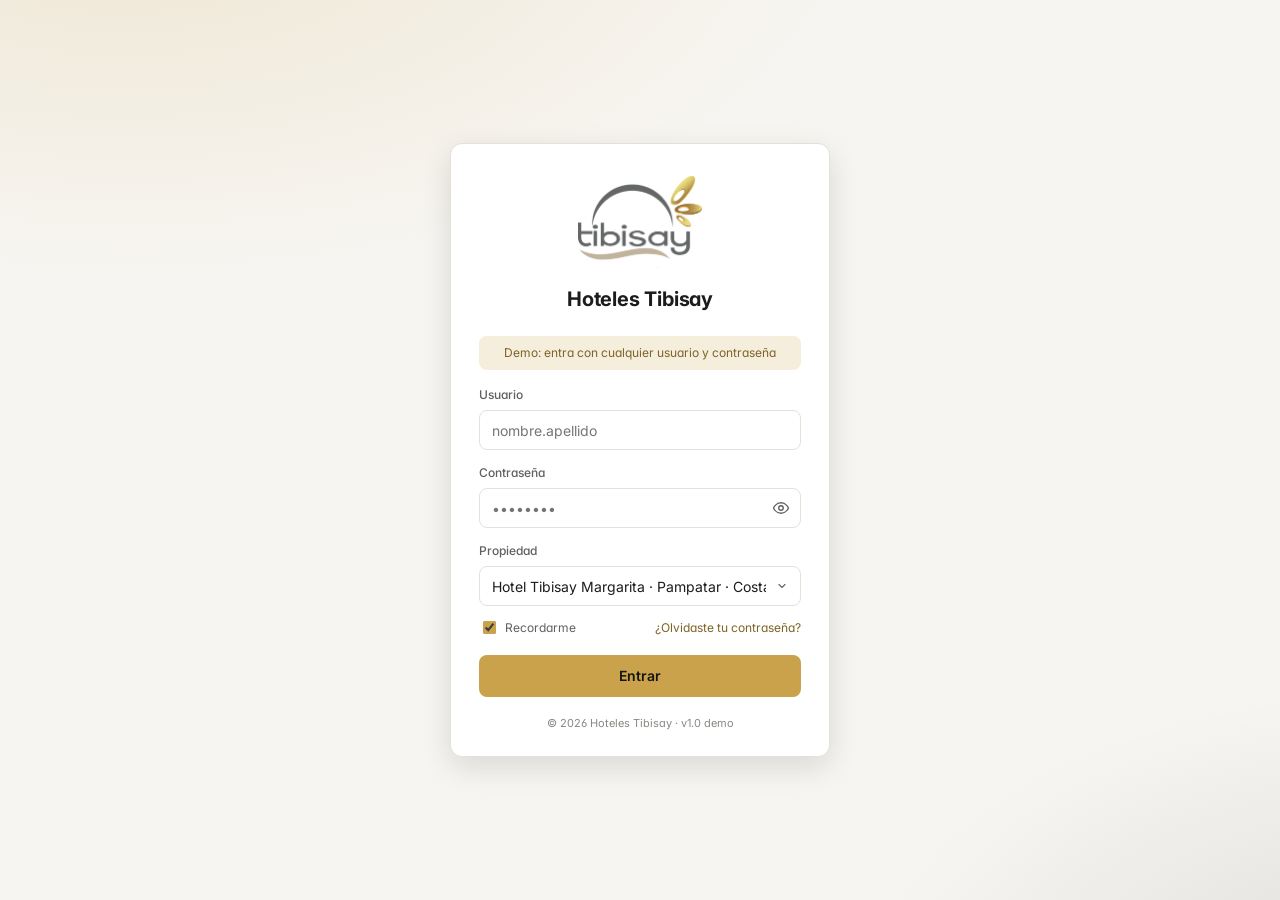
<file: inventarios.html>
<!DOCTYPE html>
<html lang="es">
<head>
  <meta charset="UTF-8">
  <meta name="viewport" content="width=device-width, initial-scale=1.0">
  <title>IMS · Inventarios · Tibisay ERP</title>
  <link rel="preconnect" href="https://fonts.googleapis.com">
  <link rel="preconnect" href="https://fonts.gstatic.com" crossorigin>
  <link href="https://fonts.googleapis.com/css2?family=Inter:wght@400;500;600;700&display=swap" rel="stylesheet">
  <link rel="stylesheet" href="css/app.css">
</head>
<body class="app">
<!-- El sidebar y la barra superior los genera js/app.js -->
<div class="main-wrap">
<main class="content">
<div class="page-head">
  <div>
    <div class="crumbs"><a href="dashboard.html">Inicio</a> / IMS · Inventarios</div>
    <h1>IMS · Inventarios y compras <span class="scope-pill" data-prop-name></span></h1>
  </div>
  <div class="actions">
    <a class="btn btn-ghost" href="#" data-hash="transferir" data-wz-open="tr" data-icon="truck">Transferir</a>
    <a class="btn btn-ghost" href="#" data-hash="merma" data-wz-open="aj" data-icon="archive">Registrar merma</a>
    <a class="btn btn-primary" href="#" data-hash="nueva-oc" data-wz-open="oc" data-icon="cart">Nueva OC</a>
  </div>
</div>

<section class="card hero" id="imsHero"></section>

<div class="mt">
    <div class="bigsearch" id="imsSearch"><span data-icon="search"></span><input class="input" type="search" id="mFilter" placeholder="Buscar en el maestro: SKU o producto (p. ej. «ron», «AB-1602»)…" autocomplete="off"></div>
</div>

<div class="grid ims-grid mt" style="align-items:start">
<section class="card" data-tabs>
  <div class="tabs">
    <button class="tab active" data-tab="productos">Productos</button>
    <button class="tab" data-tab="compras">1 · Comprar y recibir <span class="badge nodot b-warn" id="bOc">0</span></button>
    <button class="tab" data-tab="transferencias">2 · Transferir <span class="badge nodot b-warn" id="bTr">0</span></button>
    <button class="tab" data-tab="ajustes">3 · Contar y ajustar <span class="badge nodot b-warn" id="bAj">0</span></button>
    <button class="tab" data-tab="aud">Auditoría A&amp;B <span class="badge nodot b-danger" id="bAud">0</span></button>
  </div>

  <!-- ============ PRODUCTOS (maestro) ============ -->
  <div class="tab-panel active" data-panel="productos">
    <div class="toolbar">
      <select class="select select-sm" style="width:auto" id="mCat"><option value="">Todas las categorías</option></select>
      <label class="small row" style="gap:6px"><input type="checkbox" id="mLow" style="accent-color:var(--gold)"> Solo bajo mínimo</label>
    </div>
    <div class="table-wrap"><table class="table" data-searchable id="mTable">
      <thead id="mHead"></thead><tbody id="mBody"></tbody>
    </table></div>
    <div class="pager"><span id="mCount">—</span><span>Catálogo maestro de la cadena</span></div>
  </div>

  <!-- ============ COMPRAR Y RECIBIR ============ -->
  <div class="tab-panel" data-panel="compras">
    <div class="toolbar">
      <div class="steps"><span class="done">Borrador</span><em>→</em><span class="done">Por aprobar</span><em>→</em><span class="done">Aprobada</span><em>→</em><span class="now">Recepción</span><em>→</em><span>Cerrada</span></div>
      <a class="btn btn-ghost btn-sm" style="margin-left:auto" href="#" data-hash="recibir" data-wz-open="rec" data-icon="truck">Recibir mercancía</a>
    </div>
    <div class="table-wrap"><table class="table stack-md" data-searchable>
      <thead><tr><th>OC</th><th>Propiedad</th><th class="num">Monto</th><th style="min-width:130px">Recibido</th><th>Estado</th><th></th></tr></thead>
      <tbody id="ocBody"></tbody>
    </table></div>
    <details class="acc flat">
      <summary><span class="grow">Últimas notas de entrada</span></summary>
      <div class="table-wrap"><table class="table stack-md" data-searchable>
        <thead><tr><th>Nota de entrada</th><th>Fecha</th><th>OC</th><th>Almacén</th><th>Tipo</th><th class="num">Monto</th><th>Contabilidad</th></tr></thead>
        <tbody id="neBody"></tbody>
      </table></div>
    </details>
    <div class="card-f">Aprobación: hasta $ 1.000 gerente de área · hasta $ 5.000 gerente general · más de $ 5.000 dirección de compras.</div>
  </div>

  <!-- ============ TRANSFERENCIAS ============ -->
  <div class="tab-panel" data-panel="transferencias">
    <div class="toolbar">
      <div class="steps"><span class="done">Solicitar</span><em>→</em><span class="done">Aprobar (origen)</span><em>→</em><span class="done">Despachar</span><em>→</em><span class="now">Recibir (destino)</span></div>
      <a class="btn btn-ghost btn-sm" style="margin-left:auto" href="#" data-wz-open="tr" data-icon="plus">Solicitar transferencia</a>
    </div>
    <div class="table-wrap"><table class="table" data-searchable>
      <thead><tr><th>Transferencia</th><th>Ruta</th><th>Productos</th><th class="num">Costo</th><th>Estado</th><th></th></tr></thead>
      <tbody id="trBody"></tbody>
    </table></div>
    <div class="card-f">El inventario sale del origen al despachar y entra al destino al recibir. Las diferencias en la recepción se registran como ajuste.</div>
  </div>

  <!-- ============ CONTAR Y AJUSTAR ============ -->
  <div class="tab-panel" data-panel="ajustes">
    <div class="toolbar">
      <div class="seg" id="ajSeg"><button class="active" data-v="">Todos</button><button data-v="Pendiente">Pendientes</button><button data-v="Aprobado">Aprobados</button><button data-v="Rechazado">Rechazados</button></div>
      <div class="row" style="margin-left:auto"><a class="btn btn-ghost btn-sm" href="#" data-hash="conteo" data-wz-open="ct" data-icon="archive">Nuevo conteo</a><a class="btn btn-ghost btn-sm" href="#" data-wz-open="aj" data-icon="plus">Merma / ajuste</a></div>
    </div>
    <div class="table-wrap"><table class="table stack-md" data-searchable>
      <thead><tr><th>Ajuste</th><th>Producto</th><th class="num">Cantidad</th><th class="num">Valor</th><th>Motivo</th><th>Estado</th><th></th></tr></thead>
      <tbody id="ajBody"></tbody>
    </table></div>
    <details class="acc flat">
      <summary><span class="grow">Conteos de inventario</span></summary>
      <div class="table-wrap"><table class="table stack-md" data-searchable>
        <thead><tr><th>Conteo</th><th>Almacén</th><th>Responsable</th><th style="min-width:130px">Avance</th><th class="num">Diferencia</th><th>Estado</th></tr></thead>
        <tbody id="cBody"></tbody>
      </table></div>
    </details>
    <div class="card-f">Todo ajuste requiere motivo y aprobación: hasta $ 100 jefe de almacén · hasta $ 500 gerente general · más de $ 500 contraloría.</div>
  </div>

  <!-- ============ AUDITORÍA A&B ============ -->
  <div class="tab-panel" data-panel="aud">
    <div class="card-b" style="padding-bottom:0"><div class="stat-row" id="audKpis"></div></div>
    <div class="toolbar" style="border-bottom:0">
      <div class="seg" id="audSeg"><button class="active" data-v="alerta">Solo con alerta</button><button data-v="">Todos los productos</button></div>
      <select class="select select-sm" style="width:auto" id="audCat"><option value="">Todas las categorías</option></select>
      <span class="small muted" style="margin-left:auto">Periodo: 01/09 – 28/09/2026 · corte nocturno automático</span>
    </div>
    <div class="table-wrap"><table class="table" data-searchable>
      <thead><tr><th style="min-width:190px">Producto</th><th class="num">Consumo teórico</th><th class="num">Salida de almacén</th><th class="num">Varianza</th><th class="num">Valorización</th><th>Alerta</th></tr></thead>
      <tbody id="audBody"></tbody>
      <tfoot id="audFoot"></tfoot>
    </table></div>
    <details class="acc flat">
      <summary><span class="grow">Cómo se calcula la diferencia</span></summary>
      <div class="acc-b"><div class="flow">
        <div class="flow-node"><h3>1 · Consumo vendido</h3><ul><li>Platos y tragos vendidos por producto</li><li>Cargos a habitación y banquetes</li></ul></div>
        <div class="flow-arrow">→</div>
        <div class="flow-node"><h3>2 · Receta estándar</h3><ul><li>Venta → gramos / ml / unidades teóricas</li></ul></div>
        <div class="flow-arrow">→</div>
        <div class="flow-node"><h3>3 · Salida de almacén</h3><ul><li>Lo que realmente salió del almacén</li></ul></div>
        <div class="flow-arrow">→</div>
        <div class="flow-node core"><h3>4 · Diferencia por producto</h3><ul><li>Valorizada a costo promedio</li><li>Alerta &gt; 3% · crítica &gt; 6%</li></ul></div>
      </div></div>
    </details>
  </div>
</section>
  <section class="card" style="position:sticky;top:80px">
    <div class="card-h"><div><h2>Pendiente de tu acción</h2></div><span class="badge b-warn" id="inboxCount">0</span></div>
    <ul class="list inbox" id="inbox"></ul>
  </section>
</div>
</main>
</div>

<script src="js/data.js"></script>
<script src="js/app.js"></script>
<script>
(function () {
  var D = TIBISAY, PROPS = D.propiedades;
  function rng(seed) { var s = 0; for (var i = 0; i < seed.length; i++) s = (s * 31 + seed.charCodeAt(i)) % 2147483647; return function () { s = (s * 16807) % 2147483647; return s / 2147483647; }; }
  function money(n, dec) { var neg = n < 0; n = Math.abs(n); var s = dec ? n.toFixed(2) : String(Math.round(n)); var p = s.split("."); return (neg ? "− " : "") + "$ " + p[0].replace(/\B(?=(\d{3})+(?!\d))/g, ".") + (p[1] ? "," + p[1] : ""); }
  function num(n, d) { var s = (d ? n.toFixed(d) : String(Math.round(n))).split("."); return s[0].replace(/\B(?=(\d{3})+(?!\d))/g, ".") + (s[1] ? "," + s[1] : ""); }
  function nom(id) { return D.sedeNombre(id); }
  function curSede() { var p = App.prop(); return p === "todas" ? "margarita" : p; }

  /* ------------------------------------------------------------ Maestro de productos */
  // sku, producto, categoría, UM, costo prom., existencia base (hotel de 100 hab.), almacén, receta [unidad POS, factor por unidad POS]
  var P = [
    ["AB-1021", "Ron añejo reserva 0,75 L", "Licores", "bot", 18.40, 60, "Bar", ["tragos 45 ml", 1 / 16]],
    ["AB-1034", "Whisky 12 años 0,75 L", "Licores", "bot", 32.50, 36, "Bar", ["tragos 45 ml", 1 / 16]],
    ["AB-1040", "Ginebra premium 0,75 L", "Licores", "bot", 24.80, 30, "Bar", ["tragos 45 ml", 1 / 16]],
    ["AB-1102", "Vino tinto Malbec 0,75 L", "Vinos", "bot", 11.20, 96, "Bar", ["copas 150 ml", 1 / 5]],
    ["AB-1210", "Espumante brut 0,75 L", "Vinos", "bot", 14.90, 48, "Bar", ["copas 150 ml", 1 / 5]],
    ["AB-1188", "Cerveza nacional 355 ml", "Cervezas", "und", 0.60, 1800, "Bar", ["unidades", 1]],
    ["AB-3302", "Agua mineral 600 ml", "Bebidas", "und", 0.45, 1400, "Almacén general", ["unidades", 1]],
    ["AB-3310", "Refresco lata 355 ml", "Bebidas", "und", 0.55, 960, "Almacén general", ["unidades", 1]],
    ["AB-1602", "Solomo de res", "Proteínas", "kg", 11.00, 60, "Cocina", ["platos 250 g", 0.25]],
    ["AB-1610", "Pechuga de pollo", "Proteínas", "kg", 5.40, 80, "Cocina", ["platos 200 g", 0.2]],
    ["AB-2310", "Pargo rojo fresco", "Pescados y mariscos", "kg", 9.80, 35, "Cocina", ["platos 350 g", 0.35]],
    ["AB-2322", "Camarón jumbo", "Pescados y mariscos", "kg", 16.50, 22, "Cocina", ["platos 180 g", 0.18]],
    ["AB-1450", "Queso de mano", "Lácteos", "kg", 6.20, 25, "Cocina", ["porciones 80 g", 0.08]],
    ["AB-1460", "Leche completa 1 L", "Lácteos", "L", 1.35, 140, "Cocina", ["servicios 200 ml", 0.2]],
    ["AB-0501", "Café en grano tostado", "Abarrotes", "kg", 9.60, 30, "Cocina", ["tazas 9 g", 0.009]],
    ["AB-0512", "Harina de maíz precocida 1 kg", "Abarrotes", "kg", 1.10, 120, "Almacén general", ["arepas 60 g", 0.06]],
    ["HK-0402", "Juego de toallas premium", "Lencería", "jgo", 14.00, 240, "Lencería", null],
    ["HK-0410", "Juego de sábanas king", "Lencería", "jgo", 22.00, 180, "Lencería", null],
    ["AM-0215", "Kit de amenities baño", "Amenities", "kit", 1.90, 400, "Pisos", null],
    ["LI-0120", "Detergente industrial 20 L", "Limpieza", "bidón", 38.00, 14, "Almacén general", null],
    ["MT-0077", "Combustible planta eléctrica", "Mantenimiento", "L", 0.50, 2600, "Mantenimiento", null],
    ["MT-0130", "Filtro A/A 20×25", "Mantenimiento", "und", 6.80, 60, "Mantenimiento", null]
  ];
  var CATS = P.map(function (p) { return p[2]; }).filter(function (c, i, a) { return a.indexOf(c) === i; });
  var ALM = ["Almacén general", "Cocina", "Bar", "Lencería", "Pisos", "Mantenimiento"];
  var STOCK = {};
  PROPS.forEach(function (h) {
    var r = rng(h.id + "stock"), f = h.hab / 100;
    STOCK[h.id] = P.map(function (p) {
      var base = p[5] * f * (h.id === "canaima" && p[0] === "MT-0077" ? 2 : 1);
      var x = r(), ex = Math.round(base * (x < 0.14 ? 0.35 + r() * 0.3 : 0.75 + r() * 0.7));
      return { ex: ex, min: Math.round(base * 0.7) };
    });
  });
  ["mCat", "audCat"].forEach(function (id) { document.getElementById(id).insertAdjacentHTML("beforeend", CATS.map(function (c) { return "<option>" + c + "</option>"; }).join("")); });

  /* ------------------------------------------------------------ Movimientos (datos) */
  var TR = [
    ["TR-0351", "29/09", "maracaibo", "catatumbo", "24 bot. Ron añejo reserva, 12 bot. Whisky 12 años", 831, "Terrestre · 01/10", "Solicitada", "Luis F."],
    ["TR-0350", "28/09", "morrocoy", "margarita", "40 jgo. toallas premium", 560, "Terrestre + ferry · 02/10", "Aprobada", "Andreína C."],
    ["TR-0347", "26/09", "morrocoy", "margarita", "8 cajas vino tinto (96 bot.), 24 bot. ginebra premium", 1670, "Terrestre + ferry · 29/09", "Despachada", "Andreína C."],
    ["TR-0345", "24/09", "maracaibo", "catatumbo", "60 jgo. sábanas king", 1320, "Terrestre · 26/09", "Recibida", "Rosa U."],
    ["TR-0342", "23/09", "maturin", "canaima", "Detergente industrial (6 bidones), 200 kits amenities", 608, "Aéreo · 03/10", "Aprobada", "Carlos M."],
    ["TR-0339", "22/09", "merida", "maracaibo", "30 kg queso de mano", 186, "Terrestre · 23/09", "Recibida con diferencia", "José G. R."],
    ["TR-0336", "20/09", "margarita", "morrocoy", "10 kg camarón jumbo", 165, "—", "Rechazada", "Gabriela M."]
  ];
  var TRST = { "Solicitada": "b-warn", "Aprobada": "b-info", "Despachada": "b-gold", "Recibida": "b-ok", "Recibida con diferencia": "b-warn", "Rechazada": "b-danger" };
  var OC = [
    { id: "OC-2026-1194", f: "29/09", prov: "Pesquera Nueva Esparta", sede: "margarita", ap: "Gerente A&B", st: "Borrador", rec: 0, lines: [["AB-2310", 40], ["AB-2322", 20]] },
    { id: "OC-2026-1190", f: "29/09", prov: "Distribuidora Zulia Food", sede: "maracaibo", ap: "Gerente general", st: "Por aprobar", rec: 0, lines: [["AB-1602", 80], ["AB-1610", 120], ["AB-1450", 30], ["AB-1460", 200]] },
    { id: "OC-2026-1188", f: "28/09", prov: "Licores del Caribe", sede: "margarita", ap: "Gerente general", st: "Recepción parcial", rec: 0.6, lines: [["AB-1021", 60], ["AB-1034", 36], ["AB-1040", 24], ["AB-1210", 48]] },
    { id: "OC-2026-1185", f: "27/09", prov: "Cervecería Regional", sede: "morrocoy", ap: "Gerente A&B", st: "Aprobada", rec: 0, lines: [["AB-1188", 2400], ["AB-3310", 960]] },
    { id: "OC-2026-1182", f: "26/09", prov: "Frío Industrial Andino", sede: "maracaibo", ap: "Jefe mantenimiento", st: "Aprobada", rec: 0, lines: [["MT-0130", 40]], extra: ["Compresor 3 HP cuarto frío", 1460] },
    { id: "OC-2026-1179", f: "25/09", prov: "Textiles Hoteleros C.A.", sede: "todas", ap: "Dirección de compras", st: "Recepción parcial", rec: 0.45, lines: [["HK-0402", 300], ["HK-0410", 220]] },
    { id: "OC-2026-1176", f: "24/09", prov: "Café Andino Premium", sede: "merida", ap: "Gerente A&B", st: "Recibida", rec: 1, lines: [["AB-0501", 40], ["AB-1460", 120]] },
    { id: "OC-2026-1172", f: "23/09", prov: "Cervecería Regional", sede: "morrocoy", ap: "Gerente A&B", st: "Recibida", rec: 1, lines: [["AB-1188", 3600]] },
    { id: "OC-2026-1170", f: "22/09", prov: "Combustibles Bolívar", sede: "canaima", ap: "Gerente general", st: "Por aprobar", rec: 0, lines: [["MT-0077", 3000]] },
    { id: "OC-2026-1168", f: "21/09", prov: "Químicos Oriente", sede: "maturin", ap: "Gerente general", st: "Recibida", rec: 1, lines: [["LI-0120", 10], ["AM-0215", 600]] }
  ];
  var BYSKU = {};
  P.forEach(function (p) { BYSKU[p[0]] = p; });
  OC.forEach(function (o) { o.monto = o.lines.reduce(function (a, l) { return a + l[1] * BYSKU[l[0]][4]; }, 0) + (o.extra ? o.extra[1] : 0); });
  var OCST = { "Borrador": "b-muted", "Por aprobar": "b-warn", "Aprobada": "b-info", "Recepción parcial": "b-gold", "Recibida": "b-ok" };
  var CONT = [
    ["CI-0288", "Cíclico licores", "margarita", "Bar", "29/09", "Yusmary C.", 0.7, 3, -612, "En curso"],
    ["CI-0287", "Cíclico A&B", "maracaibo", "Cocina", "28/09", "Richard H.", 1, 5, -188, "Por aprobar"],
    ["CI-0286", "Cíclico licores", "morrocoy", "Bar", "28/09", "Kelly S.", 1, 1, -24, "Cerrado"],
    ["CI-0284", "General mensual", "merida", "Almacén general", "27/09", "Alexis M.", 1, 7, -96, "Cerrado"],
    ["CI-0283", "Cíclico A&B", "catatumbo", "Cocina", "27/09", "Solangel V.", 1, 4, -616, "Por aprobar"],
    ["CI-0281", "Cíclico lencería", "canaima", "Lencería", "26/09", "Eduardo G.", 1, 0, 0, "Cerrado"],
    ["CI-0280", "General mensual", "maturin", "Almacén general", "25/09", "Maryuri R.", 1, 2, -31, "Cerrado"],
    ["CI-0289", "Cíclico A&B", "margarita", "Cocina", "30/09", "Yusmary C.", 0, 0, 0, "Programado"]
  ];
  var CST = { "En curso": "b-info", "Por aprobar": "b-warn", "Cerrado": "b-ok", "Programado": "b-muted" };
  var AJ = [
    ["AJ-0921", "29/09", "AB-1021", "margarita", "Bar", -23, "Diferencia de conteo", "Yusmary C.", "Contraloría", "Pendiente"],
    ["AJ-0920", "29/09", "AB-2310", "margarita", "Cocina", -4.5, "Merma (porcionado)", "Chef ejecutivo", "Jefe de almacén", "Pendiente"],
    ["AJ-0919", "28/09", "AB-1602", "catatumbo", "Cocina", -56, "Diferencia de conteo", "Solangel V.", "Contraloría", "Pendiente"],
    ["AJ-0918", "28/09", "AB-1460", "maracaibo", "Cocina", -18, "Vencimiento", "Richard H.", "Jefe de almacén", "Aprobado"],
    ["AJ-0917", "23/09", "AB-1450", "maracaibo", "Cocina", -2, "Faltante en transferencia TR-0339", "Richard H.", "Jefe de almacén", "Aprobado"],
    ["AJ-0916", "22/09", "AB-1102", "morrocoy", "Bar", -3, "Rotura", "Kelly S.", "Jefe de almacén", "Aprobado"],
    ["AJ-0915", "21/09", "HK-0402", "canaima", "Lencería", -12, "Baja por desgaste", "Eduardo G.", "Gerente general", "Aprobado"],
    ["AJ-0914", "20/09", "AB-1034", "merida", "Bar", 2, "Sobrante de conteo", "Alexis M.", "Jefe de almacén", "Rechazado"],
    ["AJ-0913", "19/09", "AB-3302", "maturin", "Almacén general", -48, "Consumo interno (eventos)", "Maryuri R.", "Jefe de almacén", "Aprobado"]
  ];
  var AJST = { "Pendiente": "b-warn", "Aprobado": "b-ok", "Rechazado": "b-danger" };

  /* ------------------------------------------------------------ Maestro como buscador de entrada */
  var openSku = -1;
  function stockOf(p, i) {
    var sedes = p === "todas" ? PROPS : PROPS.filter(function (h) { return h.id === p; }), ex = 0, mn = 0, bajo = 0, crit = false;
    sedes.forEach(function (h) { var s = STOCK[h.id][i]; ex += s.ex; mn += s.min; if (s.ex < s.min) bajo++; if (s.ex < s.min * 0.6) crit = true; });
    return { ex: ex, mn: mn, bajo: bajo, crit: crit, sedes: sedes };
  }
  function renderMaestro(p) {
    var low = 0;
    document.getElementById("mHead").innerHTML = '<tr><th style="min-width:220px">Producto</th><th class="num">Existencia</th><th class="num">Mínimo</th><th class="num">Costo prom.</th><th>Estado</th></tr>';
    document.getElementById("mBody").innerHTML = P.map(function (pr, i) {
      var st = stockOf(p, i);
      if (st.bajo) low++;
      var badge = st.crit ? '<span class="badge b-danger">Crítico</span>' : st.bajo ? '<span class="badge b-warn">Bajo mínimo' + (p === "todas" ? " · " + st.bajo + " sedes" : "") + "</span>" : '<span class="badge b-ok">OK</span>';
      var row = '<tr class="prow' + (openSku === i ? " prow-open" : "") + '" data-i="' + i + '" data-cat="' + pr[2] + '" data-low="' + (st.bajo ? 1 : 0) + '" style="cursor:pointer"><td class="strong">' + pr[1] + '<span class="sub">' + pr[0] + " · " + pr[2] + " · " + pr[6] + '</span></td><td class="num strong">' + num(st.ex) + " " + pr[3] + '</td><td class="num">' + num(st.mn) + '</td><td class="num">' + money(pr[4], 2) + "</td><td>" + badge + "</td></tr>";
      if (openSku === i) {
        row += '<tr class="prow-detail" data-for="' + i + '"><td colspan="5"><div class="between" style="flex-wrap:wrap;align-items:flex-start">' +
          '<div class="small" style="flex:1;min-width:240px">' + (p === "todas" ? '<b>Existencia por hotel</b><div class="tags" style="margin-top:6px">' + st.sedes.map(function (h) { var s = STOCK[h.id][i]; return '<span class="badge nodot ' + (s.ex < s.min ? "b-warn" : "b-muted") + '">' + h.nombre + " " + num(s.ex) + "</span>"; }).join("") + "</div>" :
            "Valor en almacén: <b>" + money(st.ex * pr[4]) + "</b> · " + (pr[7] ? "receta POS: 1 " + pr[7][0].split(" ")[0].replace(/s$/, "") + " = " + num(pr[7][1], 3) + " " + pr[3] : "sin receta POS")) + "</div>" +
          '<div class="prow-actions"><a class="btn btn-primary btn-sm" href="#" data-wz-open="oc" data-sku="' + pr[0] + '">' + App.icon("cart") + "Pedir</a>" +
          '<a class="btn btn-ghost btn-sm" href="#" data-wz-open="tr" data-sku="' + pr[0] + '">' + App.icon("truck") + "Transferir</a>" +
          '<a class="btn btn-ghost btn-sm" href="#" data-wz-open="aj" data-sku="' + pr[0] + '">Merma / ajuste</a>' +
          (pr[7] ? '<a class="btn btn-ghost btn-sm" href="#" data-go-aud="' + pr[1] + '">Ver auditoría</a>' : "") + "</div></div></td></tr>";
      }
      return row;
    }).join("");
    filterMaestro();
    return low;
  }
  function filterMaestro() {
    var q = document.getElementById("mFilter").value.toLowerCase(), c = document.getElementById("mCat").value, l = document.getElementById("mLow").checked, n = 0;
    document.querySelectorAll("#mBody tr.prow").forEach(function (tr) {
      tr.hidden = (q && tr.textContent.toLowerCase().indexOf(q) < 0) || (c && tr.dataset.cat !== c) || (l && tr.dataset.low !== "1");
      var d = tr.nextElementSibling;
      if (d && d.classList.contains("prow-detail")) d.hidden = tr.hidden;
      if (!tr.hidden) n++;
    });
    document.getElementById("mCount").textContent = "Mostrando " + n + " de 1.284 SKU activos";
    var body = document.getElementById("mBody");
    body._moreOpen = !!q || body._moreOpen;
    App.more(body, 10);
  }
  document.getElementById("mBody").addEventListener("click", function (e) {
    if (e.target.closest("a,button")) return;
    var tr = e.target.closest("tr.prow");
    if (!tr) return;
    openSku = openSku === +tr.dataset.i ? -1 : +tr.dataset.i;
    renderMaestro(App.prop());
  });
  document.getElementById("mFilter").addEventListener("input", function () {
    var t = document.querySelector('.tab[data-tab="productos"]');
    if (!t.classList.contains("active")) t.click();
    filterMaestro();
  });
  ["mCat", "mLow"].forEach(function (id) { document.getElementById(id).addEventListener("change", filterMaestro); });
  document.addEventListener("click", function (e) {
    var a = e.target.closest("[data-go-aud]");
    if (!a) return;
    e.preventDefault();
    document.querySelector('.tab[data-tab="aud"]').click();
    document.getElementById("globalSearch").value = a.dataset.goAud.split(" ")[0];
    document.getElementById("globalSearch").dispatchEvent(new Event("input"));
  });

  /* ------------------------------------------------------------ Comprar y recibir */
  function renderOc(p) {
    var list = OC.filter(function (o) { return p === "todas" || o.sede === p || o.sede === "todas"; }), pend = 0;
    document.getElementById("ocBody").innerHTML = list.map(function (o) {
      var act = "";
      if (o.st === "Borrador") act = '<a class="btn btn-ghost btn-sm" href="#" data-act="oc:enviar:' + o.id + '">Enviar a aprobar</a>';
      if (o.st === "Por aprobar") { pend++; act = '<a class="btn btn-primary btn-sm" href="#" data-act="oc:aprobar:' + o.id + '">Aprobar</a>'; }
      if (o.st === "Aprobada" || o.st === "Recepción parcial") act = '<a class="btn btn-ghost btn-sm" href="#" data-wz-open="rec" data-oc="' + o.id + '">Recibir</a>';
      var pct = Math.round(o.rec * 100);
      return '<tr><td class="strong">' + o.id + '<span class="sub">' + o.f + " · " + o.prov + " · " + (o.lines.length + (o.extra ? 1 : 0)) + " líneas · aprueba " + o.ap + "</span></td><td>" + (o.sede === "todas" ? "Cadena (consolidada)" : nom(o.sede)) + '</td><td class="num">' + money(o.monto) + '</td><td><div class="pcell"><div class="progress' + (pct === 100 ? " teal" : "") + '"><span style="width:' + pct + '%"></span></div><b>' + pct + '%</b></div></td><td><span class="badge ' + OCST[o.st] + '">' + o.st + '</span></td><td class="right">' + act + "</td></tr>";
    }).join("");
    document.getElementById("bOc").textContent = pend;
    var ne = list.filter(function (o) { return o.rec > 0; });
    document.getElementById("neBody").innerHTML = ne.map(function (o, i) {
      return '<tr><td class="strong">NE-' + (4410 - i * 3) + "</td><td>" + ["29/09", "28/09", "26/09", "25/09", "24/09"][i % 5] + "</td><td>" + o.id + '<span class="sub">' + o.prov + "</span></td><td>" + (o.sede === "todas" ? "Margarita · Lencería" : nom(o.sede) + " · " + BYSKU[o.lines[0][0]][6]) + "</td><td>" + (o.rec < 1 ? '<span class="badge b-gold">Parcial</span>' : '<span class="badge b-ok">Total</span>') + '</td><td class="num">' + money(o.monto * (o.rec < 1 ? o.rec : 1)) + '</td><td><span class="badge b-ok">' + "Asentada ✓</span></td></tr>";
    }).join("") || '<tr><td colspan="7" class="muted">Sin recepciones recientes</td></tr>';
    App.more(document.getElementById("ocBody"), 8);
  }

  /* ------------------------------------------------------------ Transferencias */
  function renderTr(p) {
    var list = TR.filter(function (t) { return p === "todas" || t[2] === p || t[3] === p; }), pend = 0;
    document.getElementById("trBody").innerHTML = list.map(function (t) {
      var act = "";
      if (t[7] === "Solicitada") { pend++; act = '<a class="btn btn-primary btn-sm" href="#" data-act="tr:aprobar:' + t[0] + '">Aprobar</a>'; }
      else if (t[7] === "Aprobada") { pend++; act = '<a class="btn btn-ghost btn-sm" href="#" data-act="tr:despachar:' + t[0] + '">Despachar</a>'; }
      else if (t[7] === "Despachada") { pend++; act = '<a class="btn btn-primary btn-sm" href="#" data-act="tr:recibir:' + t[0] + '">Recibir</a>'; }
      else if (t[7] === "Recibida con diferencia") act = '<a class="small" href="#" data-go-aj="AJ-0917">Ver ajuste AJ-0917</a>';
      return '<tr><td class="strong">' + t[0] + '<span class="sub">' + t[1] + " · por " + t[8] + "</span></td><td>" + nom(t[2]) + " → " + nom(t[3]) + '<span class="sub">' + t[6] + '</span></td><td class="small">' + t[4] + '</td><td class="num">' + money(t[5]) + '</td><td><span class="badge ' + TRST[t[7]] + '">' + t[7] + '</span></td><td class="right">' + act + "</td></tr>";
    }).join("") || '<tr><td colspan="6" class="muted">Sin transferencias para esta propiedad</td></tr>';
    document.getElementById("bTr").textContent = pend;
  }

  /* ------------------------------------------------------------ Conteos y ajustes */
  function renderAj(p) {
    var cs = CONT.filter(function (c) { return p === "todas" || c[2] === p; });
    document.getElementById("cBody").innerHTML = cs.map(function (c) {
      var pct = Math.round(c[6] * 100);
      return '<tr><td class="strong">' + c[0] + '<span class="sub">' + c[1] + " · " + c[4] + "</span></td><td>" + nom(c[2]) + " · " + c[3] + "</td><td>" + c[5] + '</td><td><div class="pcell"><div class="progress"><span style="width:' + pct + '%"></span></div><b>' + pct + '%</b></div></td><td class="num' + (c[8] < -300 ? " num-danger" : "") + '">' + (c[8] ? money(c[8]) : "$ 0") + '<span class="sub">' + c[7] + ' ítems</span></td><td><span class="badge ' + CST[c[9]] + '">' + c[9] + "</span></td></tr>";
    }).join("") || '<tr><td colspan="6" class="muted">Sin conteos</td></tr>';
    var as = AJ.filter(function (a) { return p === "todas" || a[3] === p; }), pend = 0;
    document.getElementById("ajBody").innerHTML = as.map(function (a) {
      var pr = BYSKU[a[2]], val = a[5] * pr[4];
      if (a[9] === "Pendiente") pend++;
      return '<tr data-st="' + a[9] + '"><td class="strong">' + a[0] + '<span class="sub">' + a[1] + " · " + nom(a[3]) + " · " + a[4] + "</span></td><td>" + pr[1] + '<span class="sub">' + pr[0] + '</span></td><td class="num ' + (a[5] < 0 ? "num-danger" : "num-ok") + '">' + (a[5] > 0 ? "+" : "") + num(a[5], a[5] % 1 ? 1 : 0) + " " + pr[3] + '</td><td class="num">' + money(val) + "</td><td>" + a[6] + '<span class="sub">solicita ' + a[7] + " · aprueba " + a[8] + '</span></td><td><span class="badge ' + AJST[a[9]] + '">' + a[9] + '</span></td><td class="right">' +
        (a[9] === "Pendiente" ? '<a class="btn btn-primary btn-sm" href="#" data-act="aj:aprobar:' + a[0] + '">Aprobar</a> <a class="btn btn-ghost btn-sm" href="#" data-act="aj:rechazar:' + a[0] + '">Rechazar</a>' : "") + "</td></tr>";
    }).join("") || '<tr><td colspan="7" class="muted">Sin ajustes</td></tr>';
    document.getElementById("bAj").textContent = pend;
    filterAj();
  }
  function filterAj() {
    var v = (document.querySelector("#ajSeg button.active") || { dataset: {} }).dataset.v || "";
    document.querySelectorAll("#ajBody tr[data-st]").forEach(function (tr) { tr.hidden = !!v && tr.dataset.st !== v; });
  }
  document.querySelectorAll("#ajSeg button").forEach(function (b) { b.addEventListener("click", function () { setTimeout(filterAj); }); });

  /* ------------------------------------------------------------ Auditoría A&B por producto */
  var OUTLET = { Licores: "Lounge bar", Vinos: "Restaurante", Cervezas: "Pool / lounge bar", Bebidas: "Room service + bares", Proteínas: "Cocina principal", "Pescados y mariscos": "Cocina principal", Lácteos: "Cocina principal", Abarrotes: "Desayunos buffet" };
  var FORZADO = { "margarita|AB-1021": 0.072, "margarita|AB-1034": 0.061, "catatumbo|AB-1602": 0.136, "maracaibo|AB-2322": 0.059, "maracaibo|AB-2310": 0.041, "morrocoy|AB-1188": 0.018 };
  var AUD = [];
  PROPS.forEach(function (h) {
    var r = rng(h.id + "aud");
    P.forEach(function (p) {
      if (!p[7]) return;
      var base = p[5] * (h.fb / 100) * 1.6, units = base * (0.8 + r() * 0.5);
      var teo = units, vend = Math.round(teo / p[7][1]);
      var v = FORZADO[h.id + "|" + p[0]];
      if (v == null) v = r() < 0.12 ? 0.031 + r() * 0.03 : r() * 0.026 - 0.006;
      var erp = teo * (1 + v), dif = erp - teo;
      AUD.push({ sede: h.id, p: p, vend: vend, teo: teo, erp: erp, dif: dif, v: v, val: dif * p[4] });
    });
  });
  function dec(p) { return p[3] === "kg" || p[3] === "L" ? 1 : 0; }
  function renderAud(p) {
    var list = AUD.filter(function (a) { return p === "todas" || a.sede === p; }).sort(function (a, b) { return b.val - a.val; });
    if (p === "todas") list = list.filter(function (a, i) { return i < 20 || a.v > 0.03; });
    var alertas = list.filter(function (a) { return a.v > 0.03; }), crit = list.filter(function (a) { return a.v > 0.06; });
    var fuga = list.reduce(function (a, x) { return a + Math.max(0, x.val); }, 0), compra = list.reduce(function (a, x) { return a + x.erp * x.p[4]; }, 0);
    document.getElementById("bAud").textContent = alertas.length;
    document.getElementById("audKpis").innerHTML = [
      ["Diferencia valorizada", money(fuga), "a costo promedio", "danger"],
      ["Con alerta (> 3%)", alertas.length, crit.length + " críticos (> 6%)", "warn"],
      ["Varianza global", (fuga / compra * 100).toFixed(1).replace(".", ",") + "%", "meta ≤ 2,0% del consumo"],
      ["Productos auditados", list.length, "con receta estándar vinculada"]
    ].map(function (k) { return '<div class="stat"><small>' + k[0] + '</small><b class="' + (k[3] || "") + '">' + k[1] + "</b><span>" + k[2] + "</span></div>"; }).join("");
    document.getElementById("audBody").innerHTML = list.map(function (a) {
      var pr = a.p, d = dec(pr), al = a.v > 0.06 ? ["b-danger", "Crítica"] : a.v > 0.03 ? ["b-warn", "Alerta"] : ["b-ok", "En rango"];
      var tip = a.v > 0.03 ? ' <a class="small" href="#" data-toast="' + pr[1] + " · " + nom(a.sede) + ": " + num(a.dif, d) + " " + pr[3] + " salieron del almacén sin venta asociada. Revisar turnos y comandas anuladas (demo)\">Investigar</a>" : "";
      return '<tr data-cat="' + pr[2] + '" data-al="' + (a.v > 0.03 ? "alerta" : "") + '"><td class="strong">' + pr[1] + '<span class="sub">' + nom(a.sede) + " · " + OUTLET[pr[2]] + " · vendido " + num(a.vend) + " " + pr[7][0] + '</span></td><td class="num">' + num(a.teo, d) + " " + pr[3] + '</td><td class="num">' + num(a.erp, d) + " " + pr[3] + '<span class="sub">' + (a.dif > 0 ? "+" : "") + num(a.dif, d) + '</span></td><td class="num ' + (a.v > 0.06 ? "num-danger" : a.v > 0.03 ? "num-warn" : "") + '">' + (a.v > 0 ? "+" : "") + (a.v * 100).toFixed(1).replace(".", ",") + '%</td><td class="num strong">' + money(a.val) + '<span class="sub">' + money(pr[4], 2) + " c/u</span></td><td><span class=\"badge " + al[0] + '">' + al[1] + "</span>" + tip + "</td></tr>";
    }).join("");
    document.getElementById("audFoot").innerHTML = '<tr><td colspan="4">Total diferencia valorizada del periodo</td><td class="num">' + money(list.reduce(function (a, x) { return a + x.val; }, 0)) + "</td><td></td></tr>";
    filterAud();
    return fuga;
  }
  function filterAud() {
    var v = (document.querySelector("#audSeg button.active") || { dataset: {} }).dataset.v || "", c = document.getElementById("audCat").value;
    document.querySelectorAll("#audBody tr").forEach(function (tr) { tr.hidden = (v && tr.dataset.al !== v) || (c && tr.dataset.cat !== c); });
  }
  document.querySelectorAll("#audSeg button").forEach(function (b) { b.addEventListener("click", function () { setTimeout(filterAud); }); });
  document.getElementById("audCat").addEventListener("change", filterAud);

  /* ------------------------------------------------------------ Bandeja «Pendiente de tu acción» */
  function renderInbox(p) {
    var it = [];
    TR.filter(function (t) { return p === "todas" || t[2] === p || t[3] === p; }).forEach(function (t) {
      var a = { Solicitada: ["aprobar", "Aprobar", "Aprobar transferencia", "btn-primary"], Aprobada: ["despachar", "Despachar", "Despachar transferencia", "btn-ghost"], Despachada: ["recibir", "Recibir", "Recibir transferencia", "btn-primary"] }[t[7]];
      if (a) it.push('<li><span class="alert-ico b-warn">' + App.icon("truck") + '</span><div class="grow"><b>' + a[2] + " " + t[0] + "</b><small>" + nom(t[2]) + " → " + nom(t[3]) + " · " + money(t[5]) + '</small></div><a class="btn ' + a[3] + ' btn-sm" href="#" data-act="tr:' + a[0] + ":" + t[0] + '">' + a[1] + "</a></li>");
    });
    OC.filter(function (o) { return p === "todas" || o.sede === p || o.sede === "todas"; }).forEach(function (o) {
      if (o.st === "Por aprobar") it.push('<li><span class="alert-ico b-warn">' + App.icon("cart") + '</span><div class="grow"><b>Aprobar ' + o.id + "</b><small>" + o.prov + " · " + money(o.monto) + " · " + o.ap + '</small></div><a class="btn btn-primary btn-sm" href="#" data-act="oc:aprobar:' + o.id + '">Aprobar</a></li>');
      if (o.st === "Aprobada" || o.st === "Recepción parcial") it.push('<li><span class="alert-ico b-info">' + App.icon("archive") + '</span><div class="grow"><b>Recibir ' + o.id + "</b><small>" + o.prov + " · " + Math.round(o.rec * 100) + '% recibido</small></div><a class="btn btn-ghost btn-sm" href="#" data-wz-open="rec" data-oc="' + o.id + '">Recibir</a></li>');
    });
    AJ.filter(function (a) { return (p === "todas" || a[3] === p) && a[9] === "Pendiente"; }).forEach(function (a) {
      var pr = BYSKU[a[2]];
      it.push('<li><span class="alert-ico b-danger">' + App.icon("alert") + '</span><div class="grow"><b>Ajuste ' + a[0] + " · " + pr[1] + "</b><small>" + num(a[5], a[5] % 1 ? 1 : 0) + " " + pr[3] + " · " + money(a[5] * pr[4]) + " · " + a[6] + '</small></div><a class="btn btn-ghost btn-sm" href="#" data-act="aj:aprobar:' + a[0] + '">Aprobar</a></li>');
    });
    var ul = document.getElementById("inbox");
    ul.innerHTML = it.join("") || '<li><span class="alert-ico b-ok">' + App.icon("check") + '</span><div class="grow"><b>Todo al día</b><small>Sin pendientes en esta propiedad</small></div></li>';
    document.getElementById("inboxCount").textContent = it.length;
    App.more(ul, 4);
    return it.length;
  }

  /* ------------------------------------------------------------ Acciones de un clic (aprobar, despachar, recibir) */
  document.addEventListener("click", function (e) {
    var b = e.target.closest("[data-act]");
    if (!b) return;
    e.preventDefault();
    var x = b.dataset.act.split(":"), msg = "";
    if (x[0] === "tr") {
      var t = TR.find(function (r) { return r[0] === x[2]; });
      t[7] = { aprobar: "Aprobada", despachar: "Despachada", recibir: "Recibida" }[x[1]];
      msg = { aprobar: t[0] + " aprobada por el gerente de " + nom(t[2]), despachar: t[0] + " despachada · salida del almacén de " + nom(t[2]), recibir: t[0] + " recibida en " + nom(t[3]) + " · existencias actualizadas" }[x[1]];
    } else if (x[0] === "oc") {
      var o = OC.find(function (r) { return r.id === x[2]; });
      o.st = x[1] === "aprobar" ? "Aprobada" : "Por aprobar";
      msg = x[1] === "aprobar" ? o.id + " aprobada y enviada a " + o.prov + " por correo" : o.id + " enviada a aprobación (" + o.ap + ")";
    } else if (x[0] === "aj") {
      var a = AJ.find(function (r) { return r[0] === x[2]; });
      a[9] = x[1] === "aprobar" ? "Aprobado" : "Rechazado";
      msg = x[1] === "aprobar" ? a[0] + " aprobado · movimiento registrado" : a[0] + " rechazado · se solicita reconteo";
    }
    renderAll(App.prop());
    App.toast(msg + " (demo)");
  });

  /* ------------------------------------------------------------ Asistentes: comprar → recibir → transferir → ajustar */
  var PROV = { Licores: "Licores del Caribe", Vinos: "Licores del Caribe", Cervezas: "Cervecería Regional", Bebidas: "Cervecería Regional", Proteínas: "Distribuidora Zulia Food", "Pescados y mariscos": "Pesquera Nueva Esparta", Lácteos: "Distribuidora Zulia Food", Abarrotes: "Café Andino Premium", Lencería: "Textiles Hoteleros C.A.", Amenities: "Químicos Oriente", Limpieza: "Químicos Oriente", Mantenimiento: "Frío Industrial Andino" };
  function propOpts(sel) { return PROPS.map(function (h) { return '<option value="' + h.id + '"' + (h.id === sel ? " selected" : "") + ">" + h.nombre + "</option>"; }).join(""); }
  function prodOpts(sku) { return P.map(function (p) { return '<option value="' + p[0] + '"' + (p[0] === sku ? " selected" : "") + ">" + p[1] + " · " + p[0] + " (" + p[3] + ")</option>"; }).join(""); }
  function aprobador(m, niveles) { return m <= niveles[0][0] ? niveles[0][1] : m <= niveles[1][0] ? niveles[1][1] : niveles[2][1]; }
  var WZ = {};

  WZ.oc = function (o) {
    var sede = curSede(), idx = [];
    if (o.sku) idx = [P.findIndex(function (p) { return p[0] === o.sku; })];
    else P.forEach(function (p, i) { var s = STOCK[sede][i]; if (s.ex < s.min && idx.length < 6) idx.push(i); });
    if (!idx.length) idx = [0, 1, 2];
    var st = { sede: sede, lines: idx.map(function (i) { var s = STOCK[sede][i]; return { i: i, q: Math.max(1, Math.round(s.min * 1.5 - s.ex)), on: true }; }) };
    function step1(st) {
          return '<div class="table-wrap" style="border:1px solid var(--border);border-radius:8px"><table class="table"><thead><tr><th></th><th>Producto</th><th class="num">Existencia / mín.</th><th class="num">Pedir</th><th class="num">Subtotal</th></tr></thead><tbody>' +
            st.lines.map(function (l, k) { var p = P[l.i], s = STOCK[st.sede][l.i]; return '<tr><td><input type="checkbox" data-k="' + k + '"' + (l.on ? " checked" : "") + ' style="accent-color:var(--gold)"></td><td class="strong">' + p[1] + '<span class="sub">' + p[0] + " · " + money(p[4], 2) + " / " + p[3] + '</span></td><td class="num' + (s.ex < s.min ? " num-warn" : "") + '">' + num(s.ex) + " / " + num(s.min) + '</td><td class="num"><input class="input input-sm" type="number" min="1" data-q="' + k + '" value="' + l.q + '" style="width:84px;text-align:right"></td><td class="num">' + money(l.q * p[4]) + "</td></tr>"; }).join("") +
            '</tbody></table></div><div class="row mt"><select class="select select-sm" id="wzAdd" style="flex:1"><option value="">+ Agregar otro producto del maestro…</option>' + prodOpts() + "</select></div>";
    }
    function read1(el, st) { st.lines.forEach(function (l, k) { var q = el.querySelector('[data-q="' + k + '"]'); if (q) { l.q = Math.max(1, +q.value || 1); l.on = el.querySelector('[data-k="' + k + '"]').checked; } }); }
    function after1(el, st) {
      el.querySelector("#wzAdd").onchange = function () {
        var sku = this.value, i = P.findIndex(function (p) { return p[0] === sku; });
        if (i < 0) return;
        read1(el, st);
        if (!st.lines.some(function (l) { return l.i === i; })) st.lines.push({ i: i, q: Math.max(1, STOCK[st.sede][i].min), on: true });
        el.innerHTML = step1(st);
        after1(el, st);
      };
    }
    App.wizard({
      title: "Nueva orden de compra", sub: "Sugerida con los productos bajo mínimo de " + nom(sede), wide: true, state: st,
      steps: [
        { t: "Productos", html: step1, after: after1, read: read1 },
        { t: "Proveedor y entrega", html: function (st) {
          var sel = st.lines.filter(function (l) { return l.on; }), prov = st.prov || PROV[P[(sel[0] || st.lines[0]).i][2]] || "Distribuidora Zulia Food";
          var provs = Object.keys(PROV).map(function (k) { return PROV[k]; }).filter(function (x, i, a) { return a.indexOf(x) === i; });
          return '<div class="field"><label>Proveedor (sugerido por categoría)</label><select class="select" id="wzProv">' + provs.map(function (x) { return "<option" + (x === prov ? " selected" : "") + ">" + x + "</option>"; }).join("") + "</select></div>" +
            '<div class="grid g-2" style="gap:0 12px"><div class="field"><label>Hotel</label><select class="select" id="wzSede">' + propOpts(st.sede) + '</select></div><div class="field"><label>Entrega</label><input class="input" type="date" id="wzFecha" value="' + (st.fecha || "2026-10-02") + '"></div></div>' +
            '<div class="field" style="margin:0"><label>Nota para el proveedor</label><input class="input" id="wzNota" value="' + (st.nota || "Entregar en muelle de carga antes de las 10 a.m.") + '"></div>';
        }, read: function (el, st) { st.prov = el.querySelector("#wzProv").value; st.sede = el.querySelector("#wzSede").value; st.fecha = el.querySelector("#wzFecha").value; st.nota = el.querySelector("#wzNota").value; } },
        { t: "Revisar y enviar", html: function (st) {
          var sel = st.lines.filter(function (l) { return l.on; }), tot = sel.reduce(function (a, l) { return a + l.q * P[l.i][4]; }, 0);
          st.tot = tot; st.ap = aprobador(tot, [[1000, "Gerente de área"], [5000, "Gerente general"], [0, "Dirección de compras"]]);
          return '<dl class="dl"><dt>Proveedor</dt><dd>' + st.prov + "</dd><dt>Hotel</dt><dd>" + nom(st.sede) + "</dd><dt>Entrega</dt><dd>" + st.fecha.split("-").reverse().join("/") + "</dd><dt>Líneas</dt><dd>" + sel.length + '</dd><dt>Total</dt><dd><b style="font-size:16px">' + money(tot) + "</b></dd><dt>La aprueba</dt><dd>" + st.ap + "</dd></dl>" +
            '<div class="note mt">Al aprobarse se envía al proveedor por correo y queda lista para recibir en «Comprar y recibir».</div>';
        } }
      ],
      done: { label: "Enviar a aprobación", toast: function (st) { return "OC enviada a aprobación de " + st.ap + " (demo)"; }, fn: function (st) {
        var sel = st.lines.filter(function (l) { return l.on; });
        OC.unshift({ id: "OC-2026-1" + (195 + OC.length - 10), f: "29/09", prov: st.prov, sede: st.sede, ap: st.ap, st: "Por aprobar", rec: 0, lines: sel.map(function (l) { return [P[l.i][0], l.q]; }), monto: st.tot });
        renderAll(App.prop());
        document.querySelector('.tab[data-tab="compras"]').click();
      } }
    });
  };

  WZ.rec = function (o) {
    var p = App.prop(), open = OC.filter(function (x) { return (x.st === "Aprobada" || x.st === "Recepción parcial") && (p === "todas" || x.sede === p || x.sede === "todas"); });
    if (!open.length) { App.toast("No hay órdenes aprobadas pendientes de recibir en esta propiedad"); return; }
    var st = { id: o.oc && open.some(function (x) { return x.id === o.oc; }) ? o.oc : open[0].id };
    function lines(oc) {
      var r = rng(oc.id);
      return oc.lines.map(function (l) { var pr = BYSKU[l[0]], antes = Math.round(l[1] * oc.rec), ahora = l[1] - antes - (r() < 0.35 ? Math.round(l[1] * 0.1) : 0); return { pr: pr, ped: l[1], antes: antes, ahora: ahora, lote: "L-" + (2600 + Math.floor(r() * 99)) + (/Proteínas|Pescados|Lácteos/.test(pr[2]) ? " · vence " + (4 + Math.floor(r() * 10)) + "/10" : "") }; });
    }
    App.wizard({
      title: "Recibir mercancía", wide: true, state: st,
      steps: [
        { t: "Orden", html: function (st) {
          return '<ul class="list" style="border:1px solid var(--border);border-radius:8px">' + open.map(function (x) { return '<li><input type="radio" name="wzOc" value="' + x.id + '"' + (x.id === st.id ? " checked" : "") + ' style="accent-color:var(--gold);margin-top:4px"><div class="grow"><b>' + x.id + " · " + x.prov + "</b><small>" + (x.sede === "todas" ? "Cadena" : nom(x.sede)) + " · " + money(x.monto) + " · " + Math.round(x.rec * 100) + '% recibido</small></div><span class="badge ' + OCST[x.st] + '">' + x.st + "</span></li>"; }).join("") + "</ul>";
        }, read: function (el, st) { var r = el.querySelector('input[name="wzOc"]:checked'); if (r && r.value !== st.id) { st.id = r.value; st.L = null; } } },
        { t: "Contar lo recibido", html: function (st) {
          var oc = OC.find(function (x) { return x.id === st.id; });
          st.L = st.L || lines(oc);
          return '<p class="small muted" style="margin-top:0">Factura FAC-00' + (18230 + st.id.charCodeAt(9) * 7) + "</p>" +
            '<div class="table-wrap" style="border:1px solid var(--border);border-radius:8px"><table class="table"><thead><tr><th>Producto</th><th class="num">Pendiente</th><th class="num">Llegó</th><th>Lote</th></tr></thead><tbody>' +
            st.L.map(function (l, k) { return '<tr><td class="strong">' + l.pr[1] + '<span class="sub">' + l.pr[0] + " · pedido " + num(l.ped) + " " + l.pr[3] + '</span></td><td class="num">' + num(l.ped - l.antes) + '</td><td class="num"><input class="input input-sm" type="number" min="0" data-r="' + k + '" value="' + l.ahora + '" style="width:84px;text-align:right"></td><td class="small">' + l.lote + "</td></tr>"; }).join("") + "</tbody></table></div>";
        }, read: function (el, st) { st.L.forEach(function (l, k) { var i = el.querySelector('[data-r="' + k + '"]'); if (i) l.ahora = Math.max(0, +i.value || 0); }); } },
        { t: "Confirmar", html: function (st) {
          var oc = OC.find(function (x) { return x.id === st.id; }), val = 0, pend = 0, tot = 0, rec = 0;
          st.L.forEach(function (l) { val += l.ahora * l.pr[4]; pend += Math.max(0, l.ped - l.antes - l.ahora); tot += l.ped; rec += Math.min(l.ped, l.antes + l.ahora); });
          st.ratio = tot ? rec / tot : 1; st.val = val;
          return '<dl class="dl"><dt>Orden</dt><dd>' + oc.id + "</dd><dt>Valor recibido ahora</dt><dd><b>" + money(val) + "</b></dd><dt>Unidades pendientes</dt><dd" + (pend ? ' class="num-warn"' : "") + ">" + num(pend) + "</dd><dt>Avance de la OC</dt><dd>" + Math.round(st.ratio * 100) + "%</dd><dt>Nota de entrada</dt><dd>NE-4412 · asiento contable automático</dd></dl>" +
            '<div class="note mt">' + (pend ? "Lo pendiente queda abierto en la OC para una próxima entrega. Si no llegará, se cierra con ajuste." : "La OC se cierra al 100% y se actualiza el costo promedio.") + "</div>";
        } }
      ],
      done: { label: "Registrar recepción", toast: function (st) { return "Recepción registrada en " + st.id + " · nota de entrada NE-4412 generada"; }, fn: function (st) {
        var oc = OC.find(function (x) { return x.id === st.id; });
        oc.rec = Math.min(1, st.ratio); oc.st = oc.rec >= 1 ? "Recibida" : "Recepción parcial";
        renderAll(App.prop());
      } }
    });
  };

  WZ.tr = function (o) {
    var des = curSede(), st = { ori: des === "morrocoy" ? "margarita" : "morrocoy", des: des, sku: o.sku || "AB-1102", q: 12 };
    App.wizard({
      title: "Solicitar transferencia entre hoteles", state: st,
      steps: [
        { t: "Ruta", html: function (st) { return '<div class="grid g-2" style="gap:0 12px"><div class="field"><label>Desde (origen)</label><select class="select" id="wzOri">' + propOpts(st.ori) + '</select></div><div class="field"><label>Hacia (destino)</label><select class="select" id="wzDes">' + propOpts(st.des) + "</select></div></div>"; },
          read: function (el, st) { st.ori = el.querySelector("#wzOri").value; st.des = el.querySelector("#wzDes").value; } },
        { t: "Producto", html: function (st) {
          return '<div class="field"><label>Producto (del maestro)</label><select class="select" id="wzProd">' + prodOpts(st.sku) + '</select></div><div class="grid g-2" style="gap:0 12px"><div class="field"><label>Cantidad</label><input class="input" type="number" id="wzQ" value="' + st.q + '" min="1"></div><div class="field"><label>Fecha requerida</label><input class="input" type="date" value="2026-10-03"></div></div><div class="field" style="margin:0"><label>Justificación</label><input class="input" value="Cubrir evento del fin de semana"></div>';
        }, read: function (el, st) { st.sku = el.querySelector("#wzProd").value; st.q = Math.max(1, +el.querySelector("#wzQ").value || 1); } }
      ],
      done: { label: "Enviar solicitud", toast: function (st) { return "Transferencia solicitada · pendiente de aprobación de " + nom(st.ori) + " (demo)"; }, fn: function (st) {
        var pr = BYSKU[st.sku];
        TR.unshift(["TR-0" + (352 + TR.length - 7), "29/09", st.ori, st.des, st.q + " " + pr[3] + ". " + pr[1], Math.round(st.q * pr[4]), "Terrestre · por definir", "Solicitada", App.session().usuario.split(" ")[0]]);
        renderAll(App.prop());
        document.querySelector('.tab[data-tab="transferencias"]').click();
      } }
    });
  };

  WZ.aj = function (o) {
    var sku = o.sku || "AB-2310", st = { sku: sku, sede: curSede(), alm: BYSKU[sku][6], q: -2, mot: "Merma (porcionado)" };
    var MOT = ["Merma (porcionado)", "Rotura", "Vencimiento", "Diferencia de conteo", "Consumo interno (eventos)", "Baja por desgaste", "Sobrante de conteo"];
    App.wizard({
      title: "Registrar merma o ajuste", state: st,
      steps: [
        { t: "Producto", html: function (st) { return '<div class="field"><label>Producto</label><select class="select" id="wzProd">' + prodOpts(st.sku) + '</select></div><div class="grid g-2" style="gap:0 12px"><div class="field" style="margin:0"><label>Hotel</label><select class="select" id="wzSede">' + propOpts(st.sede) + '</select></div><div class="field" style="margin:0"><label>Almacén</label><select class="select" id="wzAlm">' + ALM.map(function (a) { return "<option" + (a === st.alm ? " selected" : "") + ">" + a + "</option>"; }).join("") + "</select></div></div>"; },
          read: function (el, st) { st.sku = el.querySelector("#wzProd").value; st.sede = el.querySelector("#wzSede").value; st.alm = el.querySelector("#wzAlm").value; } },
        { t: "Cantidad y motivo", html: function (st) { var pr = BYSKU[st.sku]; return '<div class="grid g-2" style="gap:0 12px"><div class="field"><label>Cantidad (' + pr[3] + ') · negativo = salida</label><input class="input" type="number" step="0.5" id="wzQ" value="' + st.q + '"></div><div class="field"><label>Motivo</label><select class="select" id="wzMot">' + MOT.map(function (m) { return "<option" + (m === st.mot ? " selected" : "") + ">" + m + "</option>"; }).join("") + '</select></div></div><div class="field" style="margin:0"><label>Observación</label><input class="input" placeholder="Opcional: turno, evento, foto…"></div>'; },
          read: function (el, st) { st.q = +el.querySelector("#wzQ").value || -1; st.mot = el.querySelector("#wzMot").value; } },
        { t: "Aprobación", html: function (st) {
          var pr = BYSKU[st.sku], v = Math.abs(st.q * pr[4]);
          st.ap = aprobador(v, [[100, "Jefe de almacén"], [500, "Gerente general"], [0, "Contraloría"]]);
          return '<dl class="dl"><dt>Producto</dt><dd>' + pr[1] + "</dd><dt>Dónde</dt><dd>" + nom(st.sede) + " · " + st.alm + '</dd><dt>Cantidad</dt><dd class="' + (st.q < 0 ? "num-danger" : "num-ok") + '">' + (st.q > 0 ? "+" : "") + num(st.q, st.q % 1 ? 1 : 0) + " " + pr[3] + "</dd><dt>Valor</dt><dd>" + money(st.q * pr[4]) + "</dd><dt>Motivo</dt><dd>" + st.mot + "</dd><dt>La aprueba</dt><dd><b>" + st.ap + "</b></dd></dl>";
        } }
      ],
      done: { label: "Enviar a aprobación", toast: function (st) { return "Ajuste registrado · pendiente de " + st.ap + " (demo)"; }, fn: function (st) {
        AJ.unshift(["AJ-0" + (922 + AJ.length - 9), "29/09", st.sku, st.sede, st.alm, st.q, st.mot, App.session().usuario.split(" ")[0], st.ap, "Pendiente"]);
        renderAll(App.prop());
        document.querySelector('.tab[data-tab="ajustes"]').click();
      } }
    });
  };

  WZ.ct = function () {
    App.wizard({ title: "Nuevo conteo de inventario", steps: [{ t: "Conteo", html: function () {
      return '<div class="grid g-2" style="gap:0 12px"><div class="field"><label>Tipo</label><select class="select"><option>Cíclico A&amp;B</option><option>Cíclico licores</option><option>Cíclico lencería</option><option>General mensual</option></select></div><div class="field"><label>Almacén</label><select class="select">' + ALM.map(function (a) { return "<option>" + nom(curSede()) + " · " + a + "</option>"; }).join("") + '</select></div><div class="field"><label>Fecha</label><input class="input" type="date" value="2026-09-30"></div><div class="field"><label>Responsable</label><input class="input" value="Yusmary C."></div></div>';
    }, read: function (el, st) { var sel = el.querySelectorAll("select"), inp = el.querySelectorAll("input"); st.t = sel[0].value; st.a = sel[1].value.split(" · ")[1]; st.f = inp[0].value.split("-").reverse().slice(0, 2).join("/"); st.r = inp[1].value; } }],
      done: { label: "Programar conteo", toast: function (st) { return "Conteo CI-0" + (290 + CONT.length - 8) + " programado · se notificó a " + st.r; }, fn: function (st) {
        CONT.unshift(["CI-0" + (290 + CONT.length - 8), st.t, curSede(), st.a, st.f, st.r, 0, 0, 0, "Programado"]);
        renderAll(App.prop()); document.querySelector('.tab[data-tab="ajustes"]').click(); document.querySelector('[data-panel="ajustes"] details').open = true;
      } } });
  };

  document.addEventListener("click", function (e) {
    var g = e.target.closest("[data-go-aj]");
    if (!g) return;
    e.preventDefault();
    document.querySelector('.tab[data-tab="ajustes"]').click();
    var gs = document.getElementById("globalSearch"); gs.value = g.dataset.goAj; gs.dispatchEvent(new Event("input"));
    App.toast("Mostrando " + g.dataset.goAj + " · borra la búsqueda para ver todos");
  });
  document.addEventListener("click", function (e) {
    var b = e.target.closest("[data-wz-open]");
    if (!b) return;
    e.preventDefault();
    WZ[b.dataset.wzOpen]({ sku: b.dataset.sku, oc: b.dataset.oc });
  });

  /* ------------------------------------------------------------ Render */
  function renderAll(p) {
    var sedes = p === "todas" ? PROPS : PROPS.filter(function (h) { return h.id === p; });
    var valor = 0;
    sedes.forEach(function (h) { STOCK[h.id].forEach(function (s, i) { valor += s.ex * P[i][4]; }); });
    var low = renderMaestro(p);
    renderTr(p); renderOc(p); renderAj(p);
    var fuga = renderAud(p), pend = renderInbox(p);
    document.getElementById("imsHero").innerHTML = App.hero(
      { label: "Pendientes de tu acción", value: pend, sub: "aprobaciones, despachos, recepciones y ajustes" },
      [["Bajo mínimo", low, "en la muestra del maestro · pedir", low ? "warn" : ""], ["Diferencia A&amp;B (mes)", money(fuga), "consumo vendido vs. salida de almacén", "danger"], ["Valor en inventario", money(valor * 4.5), (p === "todas" ? "7 hoteles · " : "") + sedes.length * 6 + " almacenes"], ["SKU activos", p === "todas" ? "1.284" : num(640 + sedes[0].hab * 2), "catálogo maestro"]]);
  }
  App.onProp(renderAll);
})();
</script>
</body>
</html>
</file>
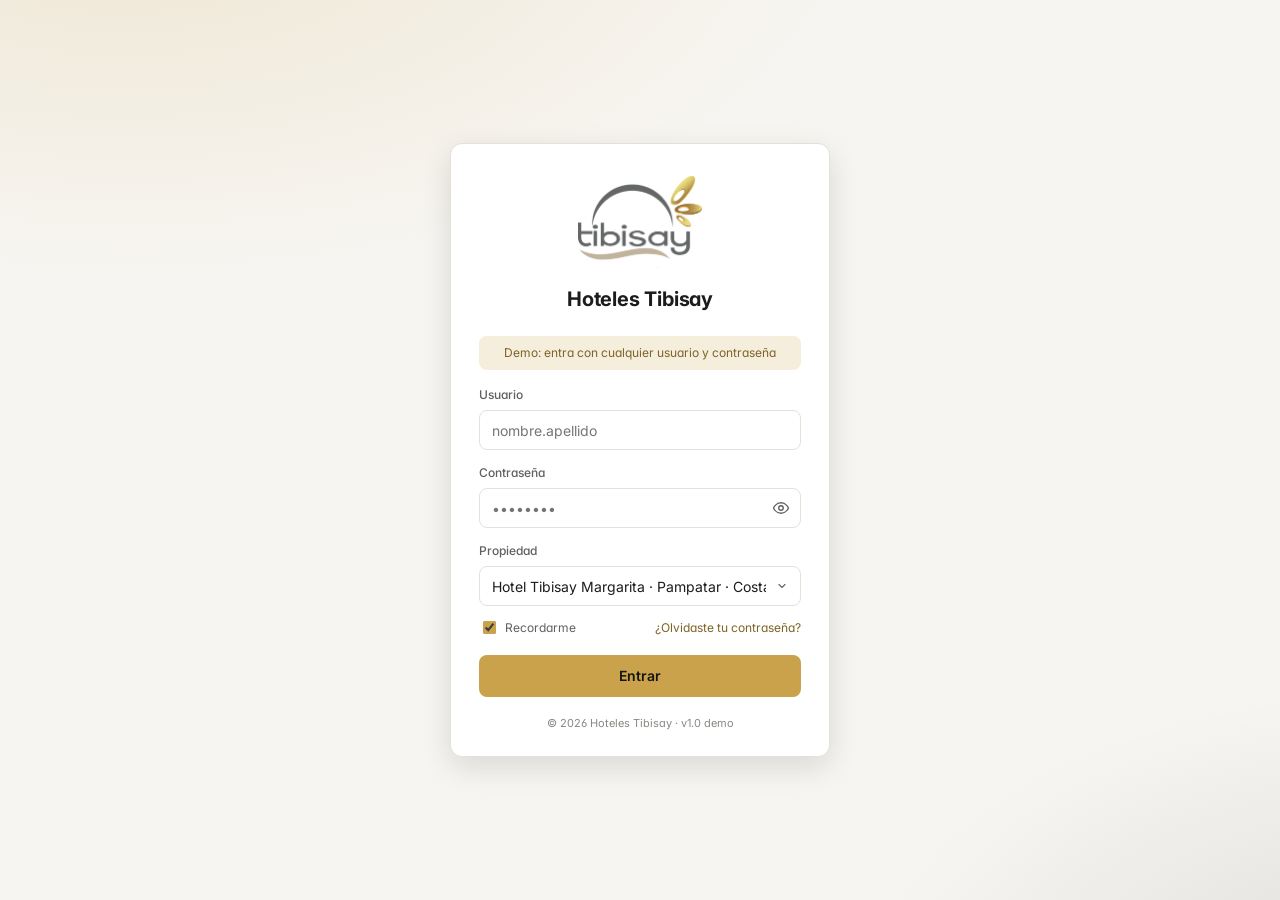
<file: it.html>
<!DOCTYPE html>
<html lang="es">
<head>
  <meta charset="UTF-8">
  <meta name="viewport" content="width=device-width, initial-scale=1.0">
  <title>Panel de IT · Tibisay ERP</title>
  <link rel="preconnect" href="https://fonts.googleapis.com">
  <link rel="preconnect" href="https://fonts.gstatic.com" crossorigin>
  <link href="https://fonts.googleapis.com/css2?family=Inter:wght@400;500;600;700&display=swap" rel="stylesheet">
  <link rel="stylesheet" href="css/app.css">
</head>
<body class="app">
<!-- El sidebar y la barra superior los genera js/app.js -->
<div class="main-wrap">
<main class="content">
<div class="page-head">
  <div>
    <div class="crumbs"><a href="dashboard.html">Inicio</a> / Panel de IT</div>
    <h1>Panel de IT <span class="scope-pill" data-prop-name></span></h1>
  </div>
  <div class="actions">
    <a class="btn btn-ghost btn-sm" href="#" id="btnConnect" data-icon="plus" style="align-self:center">Conectar servicios</a>
    <a class="btn btn-ghost" href="#" data-export="#tkTable" data-file="tickets-it" data-icon="download">Exportar tickets</a>
    <a class="btn btn-primary" href="#" id="btnTk" data-hash="nuevo-ticket" data-icon="plus">Nuevo ticket</a>
  </div>
</div>

<section class="card hero" id="itHero"></section>

<section class="card mt" data-tabs>
  <div class="tabs">
    <button class="tab active" data-tab="infra">Estado</button>
    <button class="tab" data-tab="tk">Tickets <span class="badge nodot b-danger" id="bTk">0</span></button>
    <button class="tab" data-tab="mon">Monitoreo</button>
    <button class="tab" data-tab="bk">Respaldos</button>
  </div>

  <!-- ============ ESTADO ============ -->
  <div class="tab-panel active" data-panel="infra">
    <div class="card-h"><div><h2>Incidencias activas</h2></div></div>
    <ul class="list inbox" id="incList"></ul>
    <div class="card-h" style="border-top:1px solid var(--border)"><div><h2>Estado por sede</h2></div>
      <div class="legend"><span><span class="status-dot ok"></span> Operativo</span><span><span class="status-dot warn"></span> Degradado</span><span><span class="status-dot danger"></span> Caído</span></div></div>
    <div class="table-wrap"><table class="table matrix stack-md">
      <thead><tr><th>Sede</th><th>Internet ppal.</th><th>Internet resp.</th><th>LAN</th><th>Wi-Fi huésp.</th><th>Wi-Fi oper.</th><th>Servidor</th><th>Telefonía</th><th>CCTV</th><th>Respaldo</th></tr></thead>
      <tbody id="matrix"></tbody>
    </table></div>
  </div>

  <!-- ============ TICKETS ============ -->
  <div class="tab-panel" data-panel="tk">
    <div class="toolbar">
      <div class="seg" id="tkSeg"><button class="active" data-v="">Abiertos</button><button data-v="Nuevo">Nuevos</button><button data-v="En curso">En curso</button><button data-v="Esperando usuario">En espera</button><button data-v="Resuelto">Resueltos hoy</button></div>
      <span class="small muted" style="margin-left:auto">SLA · crítica 1 h · alta 4 h · media 1 día · baja 3 días</span>
    </div>
    <div class="table-wrap"><table class="table" data-searchable id="tkTable">
      <thead><tr><th style="min-width:240px">Asunto</th><th>Sede</th><th>Prioridad</th><th>Estado</th><th>SLA</th></tr></thead>
      <tbody id="tkBody"></tbody>
    </table></div>
    <details class="acc flat">
      <summary><span class="grow">Estadísticas del mes</span></summary>
      <div class="acc-b"><div class="grid g-2">
        <div><h3 style="margin-bottom:10px">Tickets abiertos por sede</h3><div id="tkChart"></div></div>
        <div><h3 style="margin-bottom:10px">Por categoría (mes)</h3><div class="donut-wrap"><div id="tkDonut"></div><ul class="donut-list" id="tkDonutList"></ul></div></div>
      </div></div>
    </details>
  </div>

  <!-- ============ MONITOREO ============ -->
  <div class="tab-panel" data-panel="mon">
    <div class="grid g-2-1" style="gap:0">
      <div style="border-right:1px solid var(--border)">
        <div class="card-h"><div><h2>Disponibilidad · últimos 30 días</h2></div></div>
        <div class="card-b" id="uptime"></div>
      </div>
      <div>
        <div class="card-h"><div><h2>Alertas recientes</h2></div></div>
        <ul class="list" id="alerts"></ul>
      </div>
    </div>
    <details class="acc flat">
      <summary><span class="grow">Latencia hacia la nube (ms) · hoy</span><span class="legend" id="latLegend"></span></summary>
      <div class="acc-b"><div id="latChart"></div></div>
    </details>
  </div>

  <!-- ============ RESPALDOS ============ -->
  <div class="tab-panel" data-panel="bk">
    <div class="table-wrap"><table class="table" data-searchable>
      <thead><tr><th>Sistema</th><th>Sede</th><th>Última ejecución</th><th>Estado</th><th>Prueba de restauración</th></tr></thead>
      <tbody>
        <tr data-sede="margarita"><td class="strong">Reservas y recepción<span class="sub">Incremental c/ 4 h + completo diario · NAS local + nube</span></td><td>Margarita</td><td>Hoy 02:00 a.m.<span class="sub">18 min · 42 GB</span></td><td><span class="badge b-ok">Correcto</span></td><td>12/09/2026 · OK</td></tr>
        <tr data-sede="maracaibo"><td class="strong">Reservas y recepción<span class="sub">Incremental c/ 4 h + completo diario · NAS local + nube</span></td><td>Maracaibo</td><td>Hoy 02:00 a.m.<span class="sub">15 min · 36 GB</span></td><td><span class="badge b-ok">Correcto</span></td><td>12/09/2026 · OK</td></tr>
        <tr data-sede="margarita"><td class="strong">Contabilidad<span class="sub">Completo diario · NAS local + nube</span></td><td>Margarita</td><td>Hoy 01:00 a.m.<span class="sub">9 min · 11 GB</span></td><td><span class="badge b-ok">Correcto</span></td><td>05/09/2026 · OK</td></tr>
        <tr data-sede="morrocoy"><td class="strong">Contabilidad y compras<span class="sub">Completo diario · NAS local + nube</span></td><td>Morrocoy</td><td>Hoy 01:30 a.m.<span class="sub">— · —</span></td><td><span class="badge b-danger">Falló · servidor sin respuesta</span></td><td>29/08/2026 · OK</td></tr>
        <tr data-sede="merida"><td class="strong">Contabilidad y compras<span class="sub">Completo diario · NAS local + nube</span></td><td>Mérida</td><td>Hoy 01:30 a.m.<span class="sub">7 min · 6 GB</span></td><td><span class="badge b-ok">Correcto</span></td><td>29/08/2026 · OK</td></tr>
        <tr data-sede="maturin"><td class="strong">Contabilidad y compras<span class="sub">Completo diario · NAS local + nube</span></td><td>Maturín</td><td>Hoy 01:30 a.m.<span class="sub">6 min · 5 GB</span></td><td><span class="badge b-ok">Correcto</span></td><td>29/08/2026 · OK</td></tr>
        <tr data-sede="canaima"><td class="strong">Contabilidad y compras<span class="sub">Completo diario · Nube (enlace satelital)</span></td><td>Canaima</td><td>Hoy 01:45 a.m.<span class="sub">31 min · 3 GB</span></td><td><span class="badge b-warn">Lento · enlace saturado</span></td><td>15/08/2026 · OK</td></tr>
        <tr data-sede="catatumbo"><td class="strong">Contabilidad y compras<span class="sub">Completo diario · NAS local + nube</span></td><td>Catatumbo</td><td>Hoy 01:45 a.m.<span class="sub">8 min · 4 GB</span></td><td><span class="badge b-ok">Correcto</span></td><td>15/08/2026 · OK</td></tr>
        <tr data-sede="todas"><td class="strong">Plataforma Tibisay<span class="sub">Continuo (réplica) + diario · Nube (2 regiones)</span></td><td>Nube · cadena</td><td>Hoy 03:00 a.m.<span class="sub">4 min · 28 GB</span></td><td><span class="badge b-ok">Correcto</span></td><td>20/09/2026 · OK</td></tr>
        <tr data-sede="todas"><td class="strong">Servidor de archivos corporativo<span class="sub">Incremental diario · NAS + cinta semanal</span></td><td>Oficina central</td><td>Hoy 00:30 a.m.<span class="sub">22 min · 310 GB</span></td><td><span class="badge b-ok">Correcto</span></td><td>01/09/2026 · OK</td></tr>
      </tbody>
    </table></div>
    <div class="card-f">Política 3-2-1: 3 copias, 2 medios distintos, 1 fuera de la sede. Prueba de restauración mensual por sistema.</div>
  </div>
</section>
</main>
</div>

<script src="js/data.js"></script>
<script src="js/app.js"></script>
<script>
(function () {
  var D = TIBISAY;
  var S = ["ok", "warn", "danger"];
  // Estado por sede: internet ppal, respaldo, LAN, wifi huésp, wifi op, servidor, telefonía, CCTV, respaldo anoche
  var INFRA = {
    margarita: [0, 0, 0, 1, 0, 0, 0, 0, 0], canaima: [1, 0, 0, 1, 0, 0, 0, 0, 1], catatumbo: [0, 0, 0, 0, 0, 0, 0, 1, 0],
    maracaibo: [0, 0, 0, 0, 0, 0, 0, 0, 0], morrocoy: [0, 0, 0, 0, 0, 2, 0, 0, 2], merida: [0, 0, 0, 0, 0, 0, 0, 0, 0], maturin: [0, 1, 0, 0, 0, 0, 0, 0, 0]
  };
  var NOTE = {
    "margarita|3": "Wi-Fi huéspedes · 3 AP del piso 3 con alta carga", "canaima|0": "Satelital principal con pérdida de paquetes 4%", "canaima|3": "Wi-Fi huéspedes lento por enlace saturado", "canaima|8": "Respaldo lento",
    "catatumbo|7": "Cámara 12 (estacionamiento) sin señal", "morrocoy|5": "Servidor de contabilidad sin respuesta desde 09:12", "morrocoy|8": "Respaldo de contabilidad falló", "maturin|1": "Enlace de respaldo en mantenimiento del proveedor"
  };
  var LBL = ["Operativo", "Degradado", "Caído"];

  var TK = [
    ["IT-3318", "morrocoy", "Servidor de contabilidad no responde", "Servidores", "Contabilidad · Kelly S.", "Crítica", "En curso", "Jorge L.", 92, 60],
    ["IT-3317", "margarita", "Impresora fiscal de recepción no imprime", "Impresora fiscal", "Recepción · turno A", "Alta", "En curso", "Ricardo P.", 45, 240],
    ["IT-3316", "canaima", "Internet lento en churuatas", "Internet / Wi-Fi", "Gerencia · Héctor S.", "Alta", "Esperando proveedor", "Jorge L.", 190, 240],
    ["IT-3315", "maracaibo", "POS del lounge bar se reinicia", "Punto de venta", "A&B · capitán", "Alta", "Nuevo", "—", 12, 240],
    ["IT-3314", "catatumbo", "Cámara 12 del estacionamiento sin señal", "CCTV", "Seguridad", "Media", "Nuevo", "—", 75, 1440],
    ["IT-3313", "margarita", "Wi-Fi débil en piso 3 (quejas de huéspedes)", "Internet / Wi-Fi", "Recepción", "Media", "En curso", "Ricardo P.", 260, 1440],
    ["IT-3312", "merida", "Crear usuario de recepción a recepcionista nueva", "Accesos y usuarios", "RR. HH. · José G. R.", "Media", "Esperando usuario", "Ana M.", 380, 1440],
    ["IT-3311", "maturin", "Correo de ventas no sincroniza en el teléfono", "Correo", "Ventas · Carlos M.", "Baja", "En curso", "Ana M.", 610, 4320],
    ["IT-3310", "maracaibo", "Proyector de Sala Coquivacoa sin HDMI", "Audiovisual", "Eventos", "Media", "Resuelto", "Ricardo P.", 140, 1440],
    ["IT-3309", "margarita", "Teléfono de la hab. 604 sin tono", "Telefonía", "Housekeeping", "Baja", "Resuelto", "Ricardo P.", 300, 4320],
    ["IT-3308", "morrocoy", "Reloj biométrico de cocina no marca", "Biométricos", "RR. HH.", "Alta", "Resuelto", "Jorge L.", 55, 240],
    ["IT-3307", "canaima", "Renovar licencia antivirus (12 equipos)", "Licencias", "Administración", "Baja", "Nuevo", "—", 1300, 4320]
  ];
  var PR = { "Crítica": "b-danger", "Alta": "b-warn", "Media": "b-info", "Baja": "b-muted" };
  var TST = { "Nuevo": "b-danger", "En curso": "b-gold", "Esperando usuario": "b-info", "Esperando proveedor": "b-warn", "Resuelto": "b-ok" };
  var TECH = ["Jorge L.", "Ricardo P.", "Ana M."];

  function ago(m) { return m < 60 ? "hace " + m + " min" : m < 1440 ? "hace " + Math.floor(m / 60) + " h " + (m % 60) + " min" : "hace " + Math.floor(m / 1440) + " días"; }

  function render(p) {
    var sedes = p === "todas" ? D.propiedades : D.propiedades.filter(function (h) { return h.id === p; });
    // Matriz
    document.getElementById("matrix").innerHTML = sedes.map(function (h) {
      return '<tr><td class="strong">' + h.nombre + "</td>" + INFRA[h.id].map(function (v, i) {
        var note = NOTE[h.id + "|" + i];
        return '<td title="' + (note || LBL[v]) + '"><span class="status-dot ' + S[v] + '"></span>' + (v ? '<span class="sub" style="color:var(--' + (v === 2 ? "danger" : "warn") + ')">' + LBL[v] + "</span>" : "") + "</td>";
      }).join("") + "</tr>";
    }).join("");

    // Tarjetas de infraestructura
    var fac = sedes.reduce(function (a, h) { return a + h.hab; }, 0) / 532;
    var aps = Math.round(212 * fac), apsOff = p === "todas" ? 5 : p === "margarita" ? 3 : p === "canaima" ? 2 : 0;
    var srv = sedes.length + (p === "todas" ? 3 : 0), srvDown = sedes.some(function (h) { return h.id === "morrocoy"; }) ? 1 : 0;
    var cards = [
      ["wifi", "Internet y enlaces", sedes.filter(function (h) { return INFRA[h.id][0] === 0; }).length + "/" + sedes.length, "enlaces principales operativos", sedes.some(function (h) { return INFRA[h.id][0] || INFRA[h.id][1]; }) ? "warn" : "ok", "Uso pico hoy " + (p === "canaima" ? "96%" : "71%") + " del ancho de banda"],
      ["wifi", "Wi-Fi (puntos de acceso)", (aps - apsOff) + "/" + aps, "AP en línea · " + Math.round(1840 * fac) + " dispositivos conectados", apsOff ? "warn" : "ok", apsOff ? apsOff + " AP con alta carga o sin respuesta" : "Sin incidencias"],
      ["server", "Servidores", (srv - srvDown) + "/" + srv, "servidores en línea · CPU media 34%", srvDown ? "danger" : "ok", srvDown ? "Morrocoy · servidor de contabilidad caído" : "Disco más lleno: 71%"],
      ["archive", "Respaldos de anoche", sedes.filter(function (h) { return INFRA[h.id][8] !== 2; }).length + "/" + sedes.length, "sedes con respaldo correcto", srvDown ? "danger" : sedes.some(function (h) { return INFRA[h.id][8] === 1; }) ? "warn" : "ok", srvDown ? "Morrocoy · reintentar tras recuperar servidor" : "Último: hoy 03:00 a.m."]
    ];
    var tks = TK.filter(function (t) { return p === "todas" || t[1] === p; }), open = tks.filter(function (t) { return t[6] !== "Resuelto"; });
    var avail = p === "todas" ? "99,82%" : p === "morrocoy" ? "99,41%" : p === "canaima" ? "98,90%" : "99,9" + (sedes[0].hab % 9) + "%";
    var inc = [];
    sedes.forEach(function (h) { INFRA[h.id].forEach(function (v, i) { if (v) inc.push({ v: v, h: h, i: i, t: NOTE[h.id + "|" + i] || LBL[v] }); }); });
    inc.sort(function (a, b) { return b.v - a.v; });
    var down = inc.filter(function (x) { return x.v === 2; }).length;
    var COMP = ["Internet principal", "Internet de respaldo", "LAN", "Wi-Fi huéspedes", "Wi-Fi operativo", "Servidor", "Telefonía", "CCTV", "Respaldo"];
    document.getElementById("itHero").innerHTML = App.hero(
      { label: "Incidencias activas", value: inc.length, sub: (down ? down + " caída" + (down > 1 ? "s" : "") + " · " : "") + (inc.length - down) + (inc.length - down === 1 ? " degradada" : " degradadas") + " · disponibilidad 30 d " + avail },
      cards.map(function (c) { return [c[1], c[2], c[5], c[4] === "ok" ? "" : c[4]]; }));
    var tkBy = { "5": "IT-3318", "7": "IT-3314", "0": "IT-3316", "3": "IT-3313" };
    document.getElementById("incList").innerHTML = inc.map(function (x) {
      var tk = TK.find(function (t) { return t[10] === x.h.id + "|" + x.i; }) || (tkBy[x.i] && TK.find(function (t) { return t[0] === tkBy[x.i] && t[1] === x.h.id; }));
      return '<li><span class="alert-ico b-' + (x.v === 2 ? "danger" : "warn") + '">' + App.icon(x.i === 5 ? "server" : x.i === 7 ? "camera" : x.i === 8 ? "archive" : "wifi") + '</span><div class="grow"><b>' + x.t + "</b><small>" + x.h.nombre + " · " + COMP[x.i] + " · " + LBL[x.v].toLowerCase() + "</small></div>" +
        (tk ? '<a class="btn btn-ghost btn-sm" href="#" data-open-tk>Ver ' + tk[0] + "</a>" : '<a class="btn btn-ghost btn-sm" href="#" data-mkt="' + x.h.id + "|" + x.i + '" data-t="' + x.t + '">Crear ticket</a>') + "</li>";
    }).join("") || '<li><span class="alert-ico b-ok">' + App.icon("check") + '</span><div class="grow"><b>Todo operativo</b><small>Sin incidencias en esta sede</small></div></li>';
    App.more(document.getElementById("incList"), 4);

    // Tickets
    document.getElementById("bTk").textContent = open.length;
    document.getElementById("tkBody").innerHTML = tks.map(function (t) {
      var late = t[6] !== "Resuelto" && t[6] !== "Esperando proveedor" && t[6] !== "Esperando usuario" && t[8] > t[9];
      var sla = t[6] === "Resuelto" ? '<span class="sem ok">Cumplido</span>' : t[6].indexOf("Esperando") === 0 ? '<span class="sem muted">Pausado</span>' : late ? '<span class="sem danger">Vencido</span>' : '<span class="sem ok">En tiempo</span>';
      return '<tr data-st="' + t[6] + '"><td class="strong">' + t[2] + '<span class="sub">' + t[0] + " · " + t[3] + " · " + t[4] + "</span></td><td>" + D.sedeNombre(t[1]) + '</td><td><span class="badge ' + PR[t[5]] + '">' + t[5] + '</span></td><td><span class="badge nodot ' + TST[t[6]] + '">' + t[6] + '</span><span class="sub">' + (t[7] === "—" ? '<a href="#" data-assign="' + t[0] + '">Asignar</a>' : t[7]) + "</span></td><td>" + sla + '<span class="sub">' + ago(t[8]) + "</span></td></tr>";
    }).join("") || '<tr><td colspan="5" class="muted">Sin tickets para esta sede</td></tr>';
    filterTk();

    var bySede = D.propiedades.map(function (h) { return TK.filter(function (t) { return t[1] === h.id && t[6] !== "Resuelto"; }).length + (h.hab > 100 ? 2 : 0); });
    App.barChart(document.getElementById("tkChart"), { labels: D.propiedades.map(function (h) { return h.nombre.slice(0, 4) + "."; }), series: [{ data: bySede }], values: true, highlight: p === "todas" ? -1 : D.propiedades.findIndex(function (h) { return h.id === p; }) });
    var cats = [["Internet / Wi-Fi", 34, "#c9a24b"], ["Punto de venta", 18, "#141414"], ["Impresora fiscal", 14, "#2f6377"], ["Accesos y usuarios", 12, "#a8690f"], ["Otros", 22, "#cfc9bd"]];
    App.donut(document.getElementById("tkDonut"), cats.map(function (c) { return { v: c[1], color: c[2] }; }), ["100", "tickets"]);
    document.getElementById("tkDonutList").innerHTML = cats.map(function (c) { return '<li><span><i style="display:inline-block;width:10px;height:10px;border-radius:3px;background:' + c[2] + ';margin-right:8px"></i>' + c[0] + "</span><b>" + c[1] + "</b></li>"; }).join("");

    // Monitoreo
    var svcs = [["Reservas y recepción", "pms"], ["Contabilidad y compras", "erp"], ["Internet principal", "net"], ["Wi-Fi huéspedes", "wifi"], ["Plataforma Tibisay (nube)", "cloud"]];
    document.getElementById("uptime").innerHTML = svcs.map(function (s, k) {
      var bars = "", bad = 0;
      for (var d = 0; d < 30; d++) {
        var v = "";
        if (s[1] === "erp" && d === 29 && sedes.some(function (h) { return h.id === "morrocoy"; })) v = "d";
        else if (s[1] === "net" && (d === 11 || d === 23) && sedes.some(function (h) { return h.id === "canaima"; })) v = "w";
        else if (s[1] === "wifi" && d === 27) v = "w";
        else if (s[1] === "pms" && d === 4) v = "w";
        if (v) bad++;
        bars += '<i class="' + v + '" title="Día ' + (d + 1) + '"></i>';
      }
      var up = s[1] === "cloud" ? "100%" : (100 - bad * 0.07 - (s[1] === "erp" && bad ? 0.3 : 0)).toFixed(2).replace(".", ",") + "%";
      return '<div style="margin-bottom:14px"><div class="between small"><b>' + s[0] + '</b><span class="muted">' + up + ' disponible</span></div><div class="uptime">' + bars + "</div></div>";
    }).join("") + '<div class="between small muted"><span>hace 30 días</span><span>hoy</span></div>';

    var lab = ["0h", "2h", "4h", "6h", "8h", "10h", "12h", "14h", "16h", "18h", "20h", "22h"];
    var lines = (p === "todas" ? ["margarita", "maracaibo", "canaima"] : [p]).map(function (id, j) {
      var base = id === "canaima" ? 620 : id === "morrocoy" ? 70 : 38 + j * 6;
      return { data: lab.map(function (_, i) { return Math.round(base * (1 + (i >= 5 && i <= 10 ? 0.35 : 0) + ((i * 7 + j * 3) % 5) / 20)); }), color: ["#c9a24b", "#141414", "#2f6377"][j], area: j === 0, name: D.sedeNombre(id) };
    });
    App.lineChart(document.getElementById("latChart"), { labels: lab, series: lines, min: 0, fmt: function (v) { return v; } });
    document.getElementById("latLegend").innerHTML = lines.map(function (l) { return '<span><i class="line" style="background:' + l.color + '"></i>' + l.name + "</span>"; }).join("");

    var AL = [
      ["danger", "server", "Servidor de contabilidad sin respuesta", "Morrocoy · desde 09:12 · ticket IT-3318", "morrocoy", "hace 1 h 30 min"],
      ["warn", "wifi", "Pérdida de paquetes 4% en enlace satelital", "Canaima · proveedor notificado", "canaima", "hace 3 h"],
      ["warn", "wifi", "3 AP del piso 3 con más de 60 clientes", "Margarita · balanceo automático activado", "margarita", "hace 4 h"],
      ["danger", "camera", "Cámara 12 sin señal", "Catatumbo · estacionamiento", "catatumbo", "hace 1 h 15 min"],
      ["warn", "archive", "Respaldo de contabilidad tardó 31 min (normal 8)", "Canaima · enlace saturado", "canaima", "hoy 02:16 a.m."],
      ["ok", "check", "Enlace de respaldo restablecido", "Maturín · mantenimiento del proveedor terminado", "maturin", "hace 20 min"],
      ["ok", "shield", "Parches de seguridad aplicados", "Maracaibo · 38 equipos · sin reinicios pendientes", "maracaibo", "ayer 11:40 p.m."],
      ["ok", "key", "Certificado SSL renovado", "Plataforma Tibisay · vence 29/09/2027", "todas", "ayer 6:00 p.m."]
    ];
    document.getElementById("alerts").innerHTML = AL.filter(function (a) { return p === "todas" || a[4] === p || a[4] === "todas"; }).map(function (a) {
      return '<li><span class="alert-ico b-' + a[0] + '">' + App.icon(a[1]) + '</span><div class="grow"><b>' + a[2] + "</b><small>" + a[3] + '</small></div><span class="small muted" style="white-space:nowrap">' + a[5] + "</span></li>";
    }).join("");
  }

  function filterTk() {
    var v = (document.querySelector("#tkSeg button.active") || { dataset: {} }).dataset.v || "";
    document.querySelectorAll("#tkBody tr[data-st]").forEach(function (tr) {
      var st = tr.dataset.st;
      tr.hidden = v ? (v === "En curso" ? st !== "En curso" : v === "Esperando usuario" ? st.indexOf("Esperando") !== 0 : st !== v) : st === "Resuelto";
    });
  }
  document.querySelectorAll("#tkSeg button").forEach(function (b) { b.addEventListener("click", function () { setTimeout(filterTk); }); });

  document.addEventListener("click", function (e) { if (e.target.closest("[data-open-tk]")) { e.preventDefault(); document.querySelector('.tab[data-tab="tk"]').click(); } });
  document.getElementById("btnTk").addEventListener("click", function (e) {
    e.preventDefault();
    var p = App.prop();
    App.wizard({ title: "Nuevo ticket de soporte IT", steps: [{ t: "Ticket", html: function () {
      return '<div class="field"><label>Asunto</label><input class="input" placeholder="Ej.: la impresora fiscal no imprime"></div><div class="grid g-2" style="gap:0 12px"><div class="field"><label>Sede</label><select class="select">' + D.propiedades.map(function (h) { return "<option" + (h.id === p ? " selected" : "") + ">" + h.nombre + "</option>"; }).join("") + '</select></div>' +
        '<div class="field"><label>Categoría</label><select class="select"><option>Internet / Wi-Fi</option><option>Punto de venta</option><option>Impresora fiscal</option><option>Accesos y usuarios</option><option>Servidores</option><option>CCTV</option><option>Telefonía</option></select></div></div>' +
        '<div class="field" style="margin:0"><label>Prioridad</label><div class="seg" style="display:flex"><button type="button">Baja</button><button type="button" class="active">Media</button><button type="button">Alta</button><button type="button">Crítica</button></div></div>';
    }, after: function (el) { el.querySelector(".seg").onclick = function (ev) { var b = ev.target.closest("button"); if (b) el.querySelectorAll(".seg button").forEach(function (x) { x.classList.toggle("active", x === b); }); }; }, read: function (el, st) { var sel = el.querySelectorAll("select"); st.a = el.querySelector("input").value || "Solicitud de soporte"; st.s = D.propiedades.find(function (h) { return h.nombre === sel[0].value; }).id; st.c = sel[1].value; st.p = el.querySelector(".seg .active").textContent; } }],
      done: { label: "Crear ticket", toast: function (st) { return "Ticket " + nextId() + " creado · " + st.p + " · asignado a Ricardo P."; }, fn: function (st) {
        TK.unshift([nextId(), st.s, st.a, st.c, App.session().usuario.split(" ")[0], st.p, "Nuevo", "Ricardo P.", 0, SLA_MIN[st.p]]); nTk++;
        render(App.prop()); document.querySelector('.tab[data-tab="tk"]').click();
      } } });
  });

  var nTk = 3319, SLA_MIN = { "Crítica": 60, "Alta": 240, "Media": 1440, "Baja": 4320 };
  function nextId() { return "IT-" + nTk; }
  document.addEventListener("click", function (e) {
    var a = e.target.closest("[data-assign]"), m = e.target.closest("[data-mkt]");
    if (a) {
      e.preventDefault();
      var t = TK.find(function (x) { return x[0] === a.dataset.assign; });
      t[7] = TECH[t[0].charCodeAt(6) % 3]; if (t[6] === "Nuevo") t[6] = "En curso";
      render(App.prop()); App.toast(t[0] + " asignado a " + t[7] + " · pasa a «En curso»");
    }
    if (m) {
      e.preventDefault();
      var k = m.dataset.mkt.split("|"), id = nextId(); nTk++;
      TK.unshift([id, k[0], m.dataset.t, "Infraestructura", "Monitoreo automático", "Alta", "Nuevo", "—", 0, 240, m.dataset.mkt]);
      render(App.prop()); App.toast("Ticket " + id + " creado para " + D.sedeNombre(k[0]) + " · queda en «Nuevos»");
    }
  });
  // Conexión puntual: solo si la propiedad necesita enlazar un servicio concreto
  document.getElementById("btnConnect").addEventListener("click", function (e) {
    e.preventDefault();
    var p = App.prop();
    App.drawer('<div class="drawer-h"><div><h2>Conectar un servicio</h2><p>Para necesidades puntuales de una propiedad</p></div><button class="icon-btn" data-close-drawer aria-label="Cerrar">' + App.icon("x") + "</button></div>" +
      '<div class="drawer-b"><div class="card-b">' +
      '<div class="field"><label>Servicio</label><select class="select" id="cnS"><option>Motor de reservas web</option><option>Pasarela de pagos</option><option>Canal de ventas (OTA)</option><option>Cerraduras electrónicas</option><option>Otro servicio</option></select></div>' +
      '<div class="field"><label>Propiedad</label><select class="select" id="cnP">' + D.propiedades.map(function (h) { return "<option" + (h.id === p ? " selected" : "") + ">" + h.nombre + "</option>"; }).join("") + "</select></div>" +
      '<div class="field" style="margin:0"><label>Detalle</label><input class="input" id="cnD" placeholder="Proveedor, contacto o lo que se necesita"></div></div></div>' +
      '<div class="drawer-f"><a class="btn btn-ghost btn-sm" href="#" data-close-drawer>Cancelar</a><a class="btn btn-primary btn-sm" href="#" id="cnGo">Solicitar conexión</a></div>');
    document.getElementById("cnGo").onclick = function (ev) {
      ev.preventDefault();
      var s = document.getElementById("cnS").value, h = document.getElementById("cnP").value, id = nextId(); nTk++;
      TK.unshift([id, D.propiedades.find(function (x) { return x.nombre === h; }).id, "Conectar servicio: " + s, "Accesos y usuarios", App.session().usuario.split(" ")[0], "Media", "Nuevo", "Ana M.", 0, 1440]);
      App.closeDrawer(); render(App.prop());
      App.toast("Solicitud " + id + " creada · el equipo de IT coordina la conexión de " + s.toLowerCase());
    };
  });
  App.onProp(render);
})();
</script>
</body>
</html>
</file>
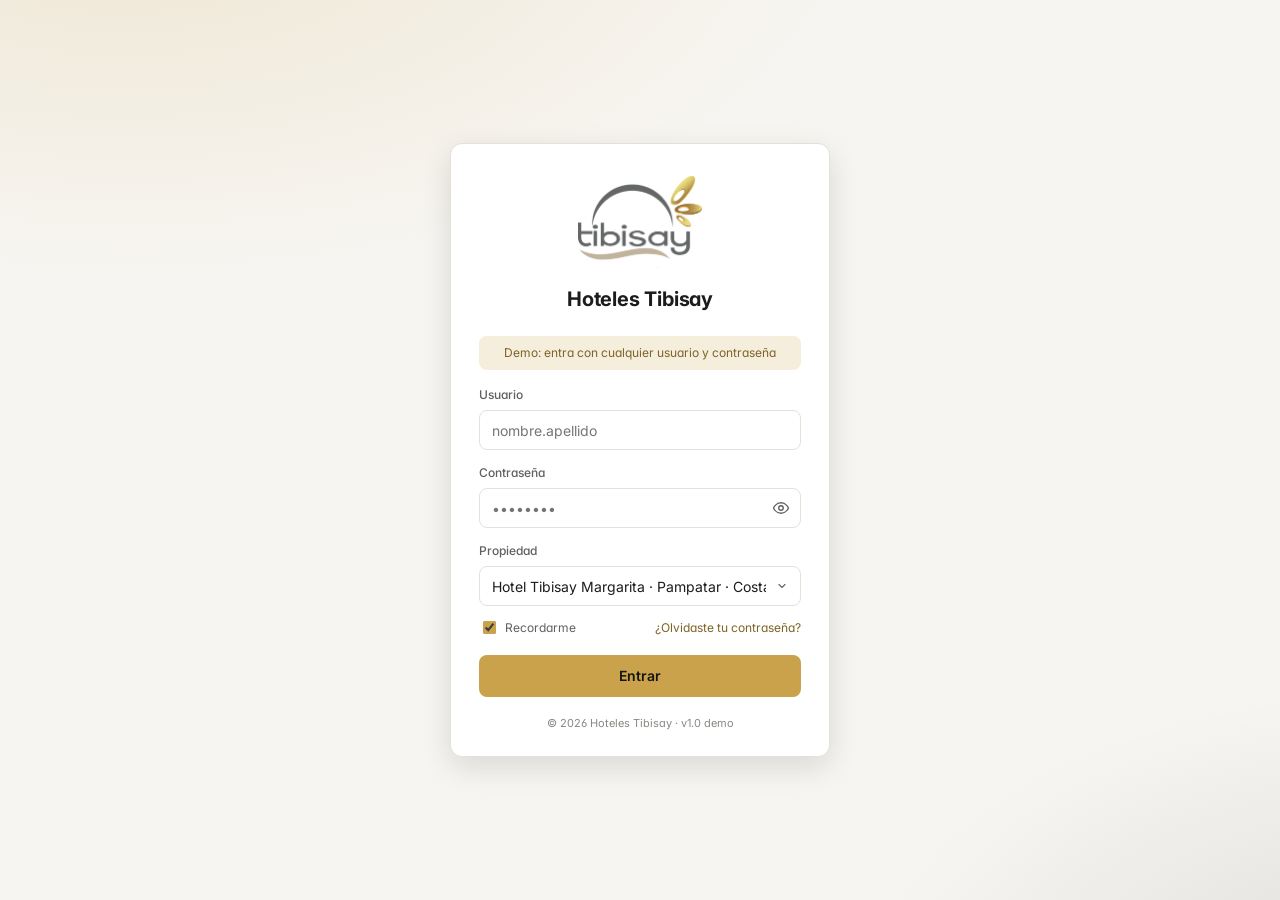
<file: operaciones.html>
<!DOCTYPE html>
<html lang="es">
<head>
  <meta charset="UTF-8">
  <meta name="viewport" content="width=device-width, initial-scale=1.0">
  <title>Operaciones · Tibisay ERP</title>
  <link rel="preconnect" href="https://fonts.googleapis.com">
  <link rel="preconnect" href="https://fonts.gstatic.com" crossorigin>
  <link href="https://fonts.googleapis.com/css2?family=Inter:wght@400;500;600;700&display=swap" rel="stylesheet">
  <link rel="stylesheet" href="css/app.css">
</head>
<body class="app">
<!-- El sidebar y la barra superior los genera js/app.js -->
<div class="main-wrap">
<main class="content">
<div class="page-head">
  <div>
    <div class="crumbs"><a href="dashboard.html">Inicio</a> / Operaciones</div>
    <h1>Operaciones · Hotel Tibisay <span data-prop-hotel></span></h1>
  </div>
  <div class="actions">
    <a class="btn btn-ghost" href="#" id="btnFalla" data-hash="reportar" data-icon="wrench">Reportar falla</a>
    <a class="btn btn-primary" href="#" id="btnCheckin" data-hash="checkin" data-icon="key">Check-in</a>
  </div>
</div>

<section class="card hero" id="opsHero"></section>

<section class="card mt" data-tabs>
  <div class="tabs">
    <button class="tab active" data-tab="hoy">Hoy</button>
    <button class="tab" data-tab="rooms">Habitaciones</button>
    <button class="tab" data-tab="hk">Housekeeping <span class="badge nodot b-warn" id="hkBadge">0</span></button>
    <button class="tab" data-tab="mt">Mantenimiento <span class="badge nodot b-danger" id="mtBadge">0</span></button>
    <button class="tab" data-tab="ab">A&amp;B y salones</button>
  </div>

  <!-- ============ HOY: timeline + journey ============ -->
  <div class="tab-panel active" data-panel="hoy">
    <div class="card-h"><div><h2>Línea de tiempo del día</h2></div>
      <div class="legend"><span><i style="background:var(--gold-soft)"></i>Llegada</span><span><i style="background:var(--warn-bg)"></i>Salida</span><span><i style="background:var(--teal)"></i>Evento</span><span><i style="background:var(--champagne-soft)"></i>Restaurante</span><span><i style="background:var(--danger-bg)"></i>Falla</span></div></div>
    <div class="dayline"><div class="dl-inner" id="dayline"></div></div>
    <div class="card-h" style="border-top:1px solid var(--border)"><div><h2>Journey del huésped</h2></div>
      <a class="btn btn-ghost btn-sm" href="#" id="btnWalkin" data-hash="walkin" data-icon="plus">Walk-in</a></div>
    <div class="card-b"><div class="journey" id="journey"></div></div>
  </div>

  <!-- ============ HABITACIONES ============ -->
  <div class="tab-panel" data-panel="rooms">
    <div class="card-h"><div><h2>Estado de habitaciones por piso</h2></div>
      <div class="legend"><span><i style="background:var(--info-bg)"></i>Ocupada</span><span><i style="background:var(--warn-bg)"></i>Salida hoy</span><span><i style="background:var(--gold-soft)"></i>Llegada</span><span><i style="background:var(--ok-bg)"></i>Vacía lista</span><span><i style="background:var(--danger-bg)"></i>Vacía sucia</span><span><i style="background:#ece9e3"></i>F/S</span></div></div>
    <div class="card-b" id="rack"></div>
  </div>

  <!-- ============ HOUSEKEEPING ============ -->
  <div class="tab-panel" data-panel="hk">
    <div class="card-b" style="padding-bottom:0"><div class="stat-row" id="hkSum"></div></div>
    <div class="card-h"><div><h2>Por inspeccionar</h2></div></div>
    <div class="table-wrap"><table class="table" data-searchable>
      <thead><tr><th>Hab.</th><th>Limpió</th><th>Llegada asignada</th><th></th></tr></thead>
      <tbody id="inspBody"></tbody>
    </table></div>
    <details class="acc flat">
      <summary><span class="grow">Asignación por camarera</span></summary>
      <div class="acc-b"><div class="grid g-3" id="maids"></div></div>
    </details>
  </div>

  <!-- ============ MANTENIMIENTO ============ -->
  <div class="tab-panel" data-panel="mt">
    <div class="card-b" style="padding-bottom:0"><div class="stat-row" id="mtSum"></div></div>
    <div class="toolbar" style="border-bottom:0">
      <div class="seg" id="mtSeg"><button class="active" data-v="">Todas</button><button data-v="Urgente">Urgente</button><button data-v="Alta">Alta</button><button data-v="Media">Media</button><button data-v="Baja">Baja</button></div>
      <select class="select select-sm" style="width:auto" id="mtState"><option value="">Todos los estados</option><option>Abierto</option><option>Asignado</option><option>En proceso</option><option>Esperando repuesto</option><option>Resuelto</option></select>
      <span class="small muted" style="margin-left:auto">SLA: urgente 30 min · alta 2 h · media 8 h · baja 48 h</span>
    </div>
    <div class="table-wrap"><table class="table" data-searchable>
      <thead><tr><th>Falla</th><th>Ubicación</th><th>Prioridad</th><th>Estado</th><th>SLA</th></tr></thead>
      <tbody id="mtBody"></tbody>
    </table></div>
  </div>

  <!-- ============ A&B ============ -->
  <div class="tab-panel" data-panel="ab">
    <div class="card-b" style="padding-bottom:0"><div class="stat-row" id="abKpis"></div></div>
    <div class="grid g-2" style="gap:0">
      <div style="border-right:1px solid var(--border)">
        <div class="card-h"><div><h2>Reservas de restaurante · hoy</h2><p id="restName">—</p></div><a class="btn btn-ghost btn-sm" href="#" id="btnMesa">+ Mesa</a></div>
        <div class="table-wrap"><table class="table" data-searchable>
          <thead><tr><th>Hora</th><th>Nombre</th><th class="num">Pax</th><th>Nota</th></tr></thead>
          <tbody id="restBody"></tbody>
        </table></div>
      </div>
      <div>
        <div class="card-h"><div><h2>Salones · hoy</h2></div></div>
        <div class="card-b"><div class="grid" style="gap:10px" id="venues"></div></div>
      </div>
    </div>
    <details class="acc flat">
      <summary><span class="grow">Agenda de salones · semana 40</span></summary>
      <div class="table-wrap"><table class="table" data-searchable>
        <thead><tr><th>Fecha</th><th>Espacio</th><th>Evento</th><th>Montaje</th><th class="num">Pax</th><th>BEO</th><th>Estado</th></tr></thead>
        <tbody>
          <tr data-sede="margarita"><td>Mié 30/09</td><td>Sala Guaraguao</td><td class="strong">Desayuno de trabajo Digitel</td><td>Escuela</td><td class="num">35</td><td>BEO-0931</td><td><span class="badge b-ok">Confirmado</span></td></tr>
          <tr data-sede="maracaibo"><td>Jue 01/10</td><td>Gran Salón Del Lago</td><td class="strong">Congreso Ingeniería Petrolera</td><td>Auditorio</td><td class="num">300</td><td>BEO-0926</td><td><span class="badge b-ok">Confirmado</span></td></tr>
          <tr data-sede="margarita"><td>Jue 01/10</td><td>Sala El Yaque</td><td class="strong">Capacitación Laboratorios Leti</td><td>Herradura</td><td class="num">22</td><td>BEO-0934</td><td><span class="badge b-ok">Confirmado</span></td></tr>
          <tr data-sede="margarita"><td>Vie 02/10</td><td>Terraza Pampatar</td><td class="strong">Cóctel bienvenida congreso</td><td>Cóctel</td><td class="num">120</td><td>BEO-0937</td><td><span class="badge b-warn">Menú por aprobar</span></td></tr>
          <tr data-sede="margarita"><td>Sáb 03/10</td><td>Gran Salón Nueva Esparta</td><td class="strong">Boda Marcano–Figueroa</td><td>Banquete redondo</td><td class="num">210</td><td>BEO-0929</td><td><span class="badge b-ok">Confirmado</span></td></tr>
          <tr data-sede="merida"><td>Sáb 03/10</td><td>Salón Sierra Nevada</td><td class="strong">Encuentro regional de ventas</td><td>Escuela</td><td class="num">80</td><td>BEO-0941</td><td><span class="badge b-info">Tentativo</span></td></tr>
          <tr data-sede="canaima"><td>Dom 04/10</td><td>Churuata principal</td><td class="strong">Cena Banco del Sur</td><td>Imperial</td><td class="num">24</td><td>BEO-0944</td><td><span class="badge b-ok">Confirmado</span></td></tr>
          <tr data-sede="morrocoy"><td>Dom 04/10</td><td>Jardín frente al mar</td><td class="strong">Brunch Club Tibisay</td><td>Buffet</td><td class="num">80</td><td>BEO-0940</td><td><span class="badge b-info">Tentativo</span></td></tr>
        </tbody>
      </table></div>
    </details>
  </div>
</section>
</main>
</div>

<script src="js/data.js"></script>
<script src="js/app.js"></script>
<script>
(function () {
  var D = TIBISAY;
  // Generador determinístico para que cada propiedad tenga sus propios datos
  function rng(seed) { var s = 0; for (var i = 0; i < seed.length; i++) s = (s * 31 + seed.charCodeAt(i)) % 2147483647; return function () { s = (s * 16807) % 2147483647; return s / 2147483647; }; }
  function pick(r, a) { return a[Math.floor(r() * a.length)]; }
  function hhmm(m) { return Math.floor(m / 60) + ":" + ("0" + (m % 60)).slice(-2); }
  function $(n) { return "$ " + String(Math.round(n)).replace(/\B(?=(\d{3})+(?!\d))/g, "."); }

  var nombres = ["Valentina Rojas", "Grupo Seguros Caribe (4)", "Robert & Linda Hayes", "Carlos Villalba", "María Fernanda Ochoa", "Andrés Mendoza", "Daniela Chacón", "Miguel Ángel Parra", "Stefania Russo", "Jesús Alberto Díaz", "Banco del Sur (3)", "Ana Karina Mora", "Thomas Keller", "Gabriel Salazar", "Oriana Figueroa", "Rafael Montilla", "Patricia Ruiz", "Luis Eduardo Torres", "Sofía Marcano", "Hernán Quintero"];
  var tipos = ["Superior", "Superior", "Deluxe", "Deluxe", "Junior Suite", "Suite"];
  var canales = ["Web directa", "WhatsApp", "Corporativo", "Booking.com", "Expedia", "Agencia"];
  var camareras = ["Yelitza Marcano", "Rosa González", "Carmen Lárez", "Oriana Patiño", "Maribel Salas", "Doris Figuera", "Nelly Brito", "Ana Rosa Millán"];
  var tecnicos = ["José A. Rivas", "Pedro Castillo", "Ramón Tovar", "Wilmer Ochoa"];

  var AB = {
    margarita: { rest: "Restaurante La Caracola", bar: "Lounge bar El Faro", venues: [["Gran Salón Nueva Esparta", 350], ["Sala Guaraguao", 40], ["Sala El Yaque", 30], ["Terraza Pampatar", 150]] },
    canaima: { rest: "Restaurante Tepuy", bar: "Bar La Laguna", venues: [["Churuata principal", 60], ["Mirador Ucaima", 30]] },
    catatumbo: { rest: "Restaurante El Relámpago", bar: "Lounge bar Sur del Lago", venues: [["Salón Catatumbo", 250], ["Sala Santa Bárbara", 40]] },
    maracaibo: { rest: "Restaurante Del Lago", bar: "Lounge bar Coquivacoa", venues: [["Gran Salón Del Lago", 400], ["Sala Coquivacoa", 60], ["Sala Zulia", 35], ["Terraza Vista al Lago", 120]] },
    morrocoy: { rest: "Restaurante Cayo Sombrero", bar: "Pool bar Tucacas", venues: [["Jardín frente al mar", 200], ["Salón Morrocoy", 120]] },
    merida: { rest: "Restaurante Sierra Nevada", bar: "Lounge bar Pico Bolívar", venues: [["Salón Sierra Nevada", 150], ["Sala Chama", 40]] },
    maturin: { rest: "Restaurante Guarapiche", bar: "Lounge bar Monagas", venues: [["Salón Guarapiche", 180], ["Sala Orinoco", 40]] }
  };
  var eventos = [["Desayuno de trabajo", "Escuela", "7:30–10:00"], ["Capacitación corporativa", "Herradura", "8:30–17:00"], ["Almuerzo ejecutivo", "Imperial", "12:30–14:30"], ["Montaje boda (sábado)", "Banquete redondo", "14:00–20:00"], ["Cóctel de networking", "Cóctel", "18:30–21:30"], ["Reunión de directorio", "Imperial", "9:00–12:00"], ["Cena aniversario", "Banquete redondo", "19:30–23:30"]];

  var data;

  function build(prop) {
    var r = rng(prop.id), occ = prop.occ / 100, rooms = [];
    var floors = Math.ceil(prop.hab / 24), per = Math.ceil(prop.hab / floors), n = 0;
    for (var f = 1; f <= floors; f++) for (var k = 1; k <= per && n < prop.hab; k++, n++) {
      var x = r(), room = { n: f * 100 + k, f: f, tipo: tipos[Math.min(tipos.length - 1, Math.floor((k / per) * tipos.length))] }, y = r();
      if (x < 0.015) { room.fd = "fuera"; room.hk = "fuera"; }
      else if (x < occ * 0.74) { room.fd = "ocupada"; room.hk = y < 0.5 ? "limpia" : y < 0.72 ? "proceso" : "sucia"; }
      else if (x < occ) { room.fd = "salida"; room.hk = y < 0.35 ? "sucia" : y < 0.55 ? "proceso" : y < 0.75 ? "insp" : "ocupada"; }
      else if (x < occ + 0.1) { room.fd = "llegada"; room.hk = y < 0.6 ? "limpia" : y < 0.85 ? "insp" : "sucia"; }
      else { room.fd = "vacia"; room.hk = y < 0.78 ? "limpia" : "sucia"; }
      room.g = nombres[Math.floor(r() * nombres.length)];
      room.tarifa = Math.round(prop.adr * (0.8 + r() * 0.6) * (room.tipo === "Suite" ? 1.6 : room.tipo === "Junior Suite" ? 1.3 : 1));
      room.canal = pick(r, canales);
      room.noches = 1 + Math.floor(r() * 6);
      room.res = "R-" + (48210 + Math.floor(r() * 900));
      room.saldo = r() < 0.3 ? Math.round(r() * 180 + 20) : 0;
      room.hora = 13 * 60 + Math.floor(r() * 16) * 30;
      rooms.push(room);
    }
    return { r: r, rooms: rooms, floors: floors };
  }

  function roomCls(rm) {
    return rm.fd === "fuera" ? "r-fuera" : rm.fd === "ocupada" ? "r-ocupada" : rm.fd === "salida" ? "r-insp" : rm.fd === "llegada" ? "r-lleg" : rm.hk === "limpia" ? "r-libre" : "r-sucia";
  }
  var HK = { limpia: ["Limpia", "r-libre"], sucia: ["Sucia", "r-sucia"], proceso: ["En limpieza", "r-proceso"], insp: ["Inspección", "r-insp"], ocupada: ["Aún ocupada", "r-ocupada"], fuera: ["Fuera serv.", "r-fuera"] };
  var FD = { ocupada: "Ocupada", salida: "Salida hoy", llegada: "Llegada", vacia: "Vacía", fuera: "Fuera de servicio" };
  var FDS = { ocupada: "Ocupada", salida: "Sale hoy", llegada: "Llega", vacia: "Vacía", fuera: "F/S" };
  var HKS = { limpia: "Limpia", sucia: "Sucia", proceso: "Limpiando", insp: "Insp.", ocupada: "Sin salir", fuera: "—" };

  var NOW = 10 * 60 + 42, H0 = 6 * 60, H1 = 24 * 60;
  function X(m) { return ((Math.max(H0, Math.min(H1, m)) - H0) / (H1 - H0) * 100).toFixed(2) + "%"; }
  function W(a, b) { return ((Math.min(H1, b) - Math.max(H0, a)) / (H1 - H0) * 100).toFixed(2) + "%"; }

  // Etapa del journey para cada habitación con huésped
  function stage(x, i) {
    if (x.fd === "llegada") return x._reg ? "estancia" : "reserva";
    if (x.fd === "salida") return x.hk !== "ocupada" ? "fuera" : "checkout";
    if (x.fd === "ocupada") return "estancia";
    return null;
  }
  function guestDrawer(n) {
    var x = data.rooms.find(function (r) { return r.n === n; });
    if (!x) return;
    var st = x._st, lista = x.hk === "limpia";
    var order = ["reserva", "checkin", "estancia", "checkout"], idx = st === "reserva" ? (lista ? 1 : 0) : st === "estancia" ? 2 : st === "checkout" ? 3 : 4;
    var lbl = ["Reserva", "Check-in", "Estancia", "Check-out"];
    var act = st === "reserva" ? (lista ? '<a class="btn btn-primary btn-sm" href="#" data-op="checkin" data-n="' + x.n + '">' + App.icon("key") + "Hacer check-in</a>" : x.prio ? '<span class="small muted">Aviso enviado a housekeeping · prioridad alta</span>' : '<a class="btn btn-primary btn-sm" href="#" data-op="avisar" data-n="' + x.n + '">Avisar a housekeeping</a>')
      : st === "checkout" ? (x.late ? '<span class="small muted" style="margin-right:auto">Late check-out 2:00 p.m.</span>' : '<a class="btn btn-ghost btn-sm" href="#" data-op="late" data-n="' + x.n + '">Late check-out</a>') + '<a class="btn btn-primary btn-sm" href="#" data-op="checkout" data-n="' + x.n + '">Hacer check-out</a>'
      : st === "fuera" ? '<a class="btn btn-ghost btn-sm" href="#" data-toast="Factura fiscal reenviada por correo a ' + x.g + '">Reenviar factura</a>'
      : '<a class="btn btn-ghost btn-sm" href="#" data-op="cargo" data-n="' + x.n + '">Cargar consumo</a><a class="btn btn-primary btn-sm" href="crm.html#huespedes">Ver ficha 360</a>';
    App.drawer('<div class="drawer-h"><div><h2>' + x.g + "</h2><p>Hab. " + x.n + " · " + x.tipo + " · " + x.res + '</p></div><button class="icon-btn" data-close-drawer aria-label="Cerrar">' + App.icon("x") + "</button></div>" +
      '<div class="drawer-b"><div class="card-b"><div class="jstep">' + lbl.map(function (l, k) { return '<span class="' + (k < idx ? "done" : k === idx ? "now" : "") + '">' + l + "</span>"; }).join("") + "</div>" +
      '<dl class="dl"><dt>' + (st === "reserva" ? "Llegada estimada" : st === "checkout" ? "Salida" : st === "fuera" ? "Check-out" : "Estancia") + "</dt><dd>" + (st === "reserva" ? hhmm(x.hora) : st === "checkout" ? "Hoy 12:00 m." : st === "fuera" ? "Hecho hoy" : x.noches + " noche(s) restantes") + "</dd><dt>Noches</dt><dd>" + x.noches + "</dd><dt>Tarifa</dt><dd>" + $(x.tarifa) + "</dd><dt>Canal</dt><dd>" + x.canal + "</dd><dt>Folio</dt><dd>" + (x.canal === "Corporativo" ? "Crédito empresa" : "Particular") + "</dd><dt>Saldo</dt><dd" + (x.saldo ? ' class="num-warn"' : "") + ">" + $(x.saldo) + "</dd><dt>Limpieza</dt><dd>" + HK[x.hk][0] + "</dd></dl></div></div>" +
      '<div class="drawer-f">' + act + "</div>");
  }

  function renderHoy(prop) {
    var rs = data.rooms, r = rng(prop.id + "tl");
    rs.forEach(function (x, i) { x._st = stage(x, i); });
    var hrs = "";
    for (var h = 6; h < 24; h += 2) hrs += "<span>" + h + ":00</span>";
    var lleg = rs.filter(function (x) { return x.fd === "llegada"; }).sort(function (a, b) { return a.hora - b.hora; });
    var sal = rs.filter(function (x) { return x.fd === "salida"; });
    function lane(ic, t, sub, items) { return '<div class="dl-lane"><div class="dl-lab">' + App.icon(ic) + "<div>" + t + "<small>" + sub + '</small></div></div><div class="dl-track">' + items + "</div></div>"; }
    // Llegadas agrupadas por media hora
    var byH = {};
    lleg.forEach(function (x) { (byH[x.hora] = byH[x.hora] || []).push(x); });
    var L = Object.keys(byH).map(function (k) { var g = byH[k]; return '<div class="dl-item lleg pt" style="left:' + X(+k) + '" data-room="' + g[0].n + '" title="' + g.map(function (x) { return x.g + " · hab. " + x.n; }).join("\n") + '">' + g.length + "</div>"; }).join("");
    var S = '<div class="dl-item sal" style="left:' + X(7 * 60) + ";width:" + W(7 * 60, 12 * 60) + '" data-room="' + (sal[0] ? sal[0].n : "") + '">' + sal.length + " salidas · hasta 12:00</div>" +
      '<div class="dl-item sal pt" style="left:' + X(14 * 60) + '" data-room="' + (sal[0] ? sal[0].n : "") + '" title="Late check-out">' + Math.max(1, Math.round(sal.length * 0.15)) + "</div>";
    var ab = AB[prop.id], E = "";
    ab.venues.forEach(function (v, i) {
      var e = eventos[(i * 3 + prop.hab) % eventos.length], t = e[2].split("–").map(function (z) { var q = z.split(":"); return +q[0] * 60 + +q[1]; });
      if (i < 3) E += '<div class="dl-item ev" style="left:' + X(t[0]) + ";width:" + W(t[0], t[1]) + '" data-tab-go="ab" title="' + v[0] + '">' + e[0] + " · " + v[0] + "</div>";
    });
    var Rr = '<div class="dl-item rest" style="left:' + X(12 * 60) + ";width:" + W(12 * 60, 15 * 60) + '" data-tab-go="ab">Almuerzo · ' + Math.round(prop.fb * 0.32) + " cub.</div>" +
      '<div class="dl-item rest" style="left:' + X(19 * 60) + ";width:" + W(19 * 60, 23 * 60) + '" data-tab-go="ab">Cena · ' + Math.round(prop.fb * 0.24) + " reservas</div>";
    var hkc = rs.filter(function (x) { return x.hk === "sucia" || x.hk === "proceso"; }).length;
    var HKl = '<div class="dl-item hk" style="left:' + X(7 * 60) + ";width:" + W(7 * 60, 15 * 60) + '" data-tab-go="hk">Turno A · ' + hkc + " hab. por limpiar</div>" +
      '<div class="dl-item hk" style="left:' + X(15 * 60) + ";width:" + W(15 * 60, 23 * 60) + ';opacity:.7" data-tab-go="hk">Turno B · servicio de cobertura</div>';
    var M = data.tickets.filter(function (t) { return t.st !== "Resuelto" && (t.p === "Urgente" || t.p === "Alta"); }).slice(0, 4).map(function (t) {
      return '<div class="dl-item mt pt" style="left:' + X(NOW - t.min) + '" data-tab-go="mt" title="' + t.id + " · " + t.f + " · " + t.loc + '">!</div>';
    }).join("");
    document.getElementById("dayline").innerHTML =
      '<div class="dl-hours"><div></div><div class="dl-track" style="height:auto">' + hrs + "</div></div>" +
      '<div style="position:relative">' +
      lane("key", "Llegadas", lleg.length + " hoy", L) + lane("logout", "Salidas", sal.length + " hoy", S) + lane("calendar", "Eventos y salones", Math.min(3, ab.venues.length) + " montajes", E) +
      lane("utensils", "Restaurante", ab.rest, Rr) + lane("bed", "Housekeeping", "2 turnos", HKl) + lane("wrench", "Mantenimiento", "urgentes y altas", M) +
      '<div class="dl-now-wrap"><div class="dl-now" data-t="Ahora 10:42" style="left:' + X(NOW) + '"></div></div></div>';

    // Journey
    var cols = [
      ["reserva", "Reserva · llegan hoy", "pendientes de check-in"], ["estancia", "En casa", "estancia en curso"],
      ["checkout", "Check-out", "salen hoy antes de las 12:00"], ["fuera", "Salieron hoy", "folio cerrado"]
    ];
    var J = { reserva: [], estancia: [], checkout: [], fuera: [] };
    rs.forEach(function (x) { if (x._st && J[x._st]) J[x._st].push(x); });
    J.reserva.sort(function (a, b) { return a.hora - b.hora; });
    // Columna «check-in»: las llegadas con habitación lista se destacan dentro de la primera
    document.getElementById("journey").innerHTML = cols.map(function (c) {
      var list = J[c[0]];
      return '<div class="jcol"><div class="jcol-h"><b>' + c[1] + '</b><div class="kpi-value">' + list.length + "</div><small>" + c[2] + '</small></div><ul data-j="' + c[0] + '">' + list.map(function (x) {
        var tag = c[0] === "reserva" ? (x.hk === "limpia" ? '<span class="badge b-ok">Lista</span>' : '<span class="badge ' + (x.hk === "insp" ? "b-warn" : "b-danger") + '">' + HK[x.hk][0] + "</span>")
          : c[0] === "checkout" ? (x.saldo ? '<span class="badge b-warn">' + $(x.saldo) + "</span>" : '<span class="badge b-info">12:00</span>')
          : c[0] === "fuera" ? '<span class="badge b-muted">' + HK[x.hk][0] + "</span>" : '<span class="small muted">' + x.noches + " n</span>";
        return '<li class="jcard" data-room="' + x.n + '"><div><b>' + x.g + '</b><span class="muted">Hab. ' + x.n + " · " + (c[0] === "reserva" ? hhmm(x.hora) : x.tipo) + "</span></div>" + tag + "</li>";
      }).join("") + "</ul></div>";
    }).join("");
    document.querySelectorAll("#journey ul").forEach(function (ul) { App.more(ul, 4); });
  }

  var cur;
  function render(prop, keep) {
    cur = prop;
    if (!keep || !data || data.pid !== prop.id) {
      data = build(prop); data.pid = prop.id; data.extraT = []; data.extraRest = [];
      data.rooms.filter(function (x) { return x.fd === "llegada"; }).sort(function (a, b) { return a.hora - b.hora; }).forEach(function (x, i) { x._reg = i < 3; });
    }
    var rs = data.rooms, r = rng(prop.id + "ops");
    var c = function (fn) { return rs.filter(fn).length; };
    var ocup = c(function (x) { return x.fd === "ocupada" || x.fd === "salida"; });
    var lleg = c(function (x) { return x.fd === "llegada"; }), sal = c(function (x) { return x.fd === "salida"; }), fuera = c(function (x) { return x.fd === "fuera"; });
    var listas = c(function (x) { return x.fd === "vacia" && x.hk === "limpia"; });
    var sinLib = c(function (x) { return x.fd === "llegada" && x.hk !== "limpia"; });
    document.getElementById("opsHero").innerHTML = App.hero(
      { label: "Llegadas pendientes de check-in", value: lleg - c(function (x) { return x.fd === "llegada" && x._reg; }), unit: "de " + lleg, sub: c(function (x) { return x.fd === "llegada" && x._reg; }) + " ya registradas · " + sinLib + " sin habitación lista" },
      [["En casa", ocup + " hab.", "ocupación " + Math.round(ocup / prop.hab * 100) + "%"], ["Salidas hoy", sal, c(function (x) { return x.fd === "salida" && x.hk !== "ocupada"; }) + " con check-out hecho"], ["Disponibles para venta", listas, fuera + " fuera de servicio", "ok"], ["Hab. sin liberar", sinLib, "para llegadas de hoy", sinLib ? "warn" : ""]]);

    // Rack por piso
    var rack = "";
    for (var f = 1; f <= data.floors; f++) {
      var fl = rs.filter(function (x) { return x.f === f; });
      var occF = fl.filter(function (x) { return x.fd === "ocupada" || x.fd === "salida"; }).length;
      rack += '<div class="floor"><div class="floor-l">Piso ' + f + "<small>" + occF + "/" + fl.length + ' ocup.</small></div><div class="rooms">' + fl.map(function (x) {
        return '<div class="room ' + roomCls(x) + '" data-rack="' + x.n + '" style="cursor:pointer" title="Hab. ' + x.n + " · " + x.tipo + " · " + FD[x.fd] + " · limpieza: " + HK[x.hk][0] + '"><b>' + x.n + "</b>" + FDS[x.fd] + '<span class="hk">' + HKS[x.hk] + "</span></div>";
      }).join("") + "</div></div>";
    }
    document.getElementById("rack").innerHTML = rack;

    // Housekeeping
    var hkc = { limpia: 0, sucia: 0, proceso: 0, insp: 0 };
    rs.forEach(function (x) { if (hkc[x.hk] != null) hkc[x.hk]++; });
    document.getElementById("hkBadge").textContent = hkc.sucia + hkc.insp;
    document.getElementById("hkSum").innerHTML = [
      ["warn", "Por inspeccionar", hkc.insp, "esperando a la supervisora"], ["danger", "Sucias", hkc.sucia, "pendientes por limpiar"],
      ["", "En limpieza", hkc.proceso, "camarera trabajando ahora"], ["ok", "Limpias", hkc.limpia, "listas o servidas hoy"]
    ].map(function (s) { return '<div class="stat"><small><span class="sem ' + (s[0] || "muted") + '">' + s[1] + '</span></small><b class="' + s[0] + '">' + s[2] + "</b><span>" + s[3] + "</span></div>"; }).join("");

    var trabajo = rs.filter(function (x) { return x.fd !== "fuera" && !(x.fd === "vacia" && x.hk === "limpia") && !(x.fd === "llegada" && x.hk === "limpia" && r() < 0.5); });
    var nM = Math.max(2, Math.min(camareras.length, Math.round(trabajo.length / 13)));
    var bloques = [];
    for (var m = 0; m < nM; m++) bloques.push([]);
    trabajo.forEach(function (x, i) { bloques[Math.min(nM - 1, Math.floor(i / Math.ceil(trabajo.length / nM)))].push(x); });
    document.getElementById("maids").innerHTML = bloques.map(function (b, i) {
      var done = b.filter(function (x) { return x.hk === "limpia"; }).length, pisos = {};
      b.forEach(function (x) { pisos[x.f] = 1; });
      var pct = b.length ? Math.round(done / b.length * 100) : 0;
      return '<div class="maid"><div class="maid-h"><span class="avatar avatar-sm avatar-gold">' + camareras[i].split(" ").map(function (w) { return w[0]; }).join("") + '</span><div style="flex:1"><b>' + camareras[i] + '</b><div class="small muted">Piso ' + Object.keys(pisos).join(", ") + " · " + b.length + ' hab.</div></div><b class="small">' + done + "/" + b.length + "</b></div>" +
        '<div class="progress" style="margin-bottom:10px"><span style="width:' + pct + '%"></span></div><div class="maid-rooms">' +
        b.map(function (x) { return '<span class="' + HK[x.hk][1] + '" title="' + x.n + " · " + FD[x.fd] + " · " + HK[x.hk][0] + '">' + x.n + (x.fd === "salida" ? " S" : x.fd === "llegada" ? " L" : "") + "</span>"; }).join("") + "</div></div>";
    }).join("") + '<div class="small muted" style="grid-column:1/-1">S = salida (limpieza profunda) · L = llegada asignada (prioridad) · sin letra = servicio de estadía</div>';

    document.getElementById("inspBody").innerHTML = rs.filter(function (x) { return x.hk === "insp"; }).slice(0, 8).map(function (x, i) {
      var vip = x.fd === "llegada";
      return '<tr data-vip="' + (vip ? 1 : 0) + '"><td class="strong">' + x.n + '<span class="sub">' + x.tipo + "</span></td><td>" + camareras[i % nM] + '<span class="sub">terminó ' + hhmm(8 * 60 + 5 + i * 11) + "</span></td><td>" + (vip ? '<span class="badge b-danger">Prioridad</span> ' + x.g + " · " + hhmm(x.hora) : '<span class="muted">—</span>') +
        '</td><td class="right" style="white-space:nowrap"><a class="btn btn-primary btn-sm" href="#" data-op="insp-ok" data-n="' + x.n + '">Aprobar</a> <a class="btn btn-ghost btn-sm" href="#" data-op="insp-no" data-n="' + x.n + '">Rechazar</a></td></tr>';
    }).join("") || '<tr><td colspan="4" class="muted">Sin habitaciones por inspeccionar</td></tr>';
    var ib = document.getElementById("inspBody");
    [].slice.call(ib.rows).sort(function (a, b) { return b.dataset.vip - a.dataset.vip; }).forEach(function (tr) { ib.appendChild(tr); });

    // Mantenimiento
    var fallas = [
      ["A/A no enfría", "Climatización", "Urgente", true], ["Filtración en ducha", "Plomería", "Alta", true], ["Cerradura electrónica sin batería", "Cerrajería", "Alta", true],
      ["TV sin señal", "Electrónica", "Media", true], ["Luminaria quemada en pasillo", "Electricidad", "Baja", false], ["Bomba de piscina con ruido", "Piscina", "Alta", false],
      ["Proyector sin imagen en sala", "Audiovisual", "Urgente", false], ["Compresor cuarto frío", "Refrigeración", "Urgente", false], ["Grifería lavamanos gotea", "Plomería", "Baja", true],
      ["Planta eléctrica · servicio 500 h", "Preventivo", "Media", false], ["Minibar no enfría", "Refrigeración", "Media", true], ["Ascensor 2 con vibración", "Ascensores", "Alta", false]
    ];
    var estadosMt = ["Abierto", "Asignado", "En proceso", "Esperando repuesto", "Resuelto"];
    var SLA = { Urgente: 30, Alta: 120, Media: 480, Baja: 2880 };
    var PR = { Urgente: "b-danger", Alta: "b-warn", Media: "b-info", Baja: "b-muted" };
    var ST = { "Abierto": "b-danger", "Asignado": "b-info", "En proceso": "b-gold", "Esperando repuesto": "b-warn", "Resuelto": "b-ok" };
    var areas = { Piscina: "Piscina", Audiovisual: AB[prop.id].venues[1] ? AB[prop.id].venues[1][0] : AB[prop.id].venues[0][0], Refrigeración: "Cocina principal", Preventivo: "Cuarto de máquinas", Ascensores: "Ascensor 2", Electricidad: "Pasillo piso " + (1 + Math.floor(r() * data.floors)) };
    var tickets = fallas.map(function (fl, i) {
      var st = pick(r, estadosMt), min = Math.floor(r() * (fl[2] === "Baja" ? 2400 : 300)) + 8;
      var hab = rs[Math.floor(r() * rs.length)].n;
      if (fl[1] === "Refrigeración" && st === "Abierto") st = "Esperando repuesto";
      return { id: "MT-" + (6120 + i * 3 + Math.floor(r() * 3)), loc: fl[3] ? "Hab. " + hab + (fl[2] === "Urgente" ? " · bloqueada" : "") : areas[fl[1]] || "Áreas comunes", f: fl[0], cat: fl[1], p: fl[2], st: st, tec: st === "Abierto" ? "—" : pick(r, tecnicos), min: min, oc: st === "Esperando repuesto" ? "OC-2026-" + (1170 + Math.floor(r() * 20)) : "" };
    });
    tickets = data.extraT.concat(tickets);
    data.tickets = tickets;
    tickets.sort(function (a, b) { return ["Urgente", "Alta", "Media", "Baja"].indexOf(a.p) - ["Urgente", "Alta", "Media", "Baja"].indexOf(b.p); });
    var abiertos = tickets.filter(function (t) { return t.st !== "Resuelto"; });
    document.getElementById("mtBadge").textContent = abiertos.length;
    var vencidos = abiertos.filter(function (t) { return t.st !== "Esperando repuesto" && t.min > SLA[t.p]; }).length;
    document.getElementById("mtSum").innerHTML = [
      ["danger", "Urgentes abiertos", abiertos.filter(function (t) { return t.p === "Urgente"; }).length, "atención inmediata"],
      ["warn", "Fuera de SLA", vencidos, "superan el tiempo objetivo"],
      ["", "Esperando repuesto", tickets.filter(function (t) { return t.st === "Esperando repuesto"; }).length, "vinculados a una OC"],
      ["ok", "Resueltos hoy", tickets.filter(function (t) { return t.st === "Resuelto"; }).length + 6, "tiempo medio 42 min"]
    ].map(function (s) { return '<div class="stat"><small>' + s[1] + '</small><b class="' + s[0] + '">' + s[2] + "</b><span>" + s[3] + "</span></div>"; }).join("");
    document.getElementById("mtBody").innerHTML = tickets.map(function (t) {
      var fuera = t.st !== "Resuelto" && t.st !== "Esperando repuesto" && t.min > SLA[t.p];
      var ab = t.min < 60 ? "hace " + t.min + " min" : t.min < 1440 ? "hace " + Math.floor(t.min / 60) + " h " + (t.min % 60) + " min" : "hace " + Math.floor(t.min / 1440) + " días";
      return '<tr data-p="' + t.p + '" data-st="' + t.st + '"><td class="strong">' + t.f + '<span class="sub">' + t.id + " · " + t.cat + (t.oc ? " · " + t.oc + " en tránsito" : "") + "</span></td><td>" + t.loc + '<span class="sub">' + ab + '</span></td><td><span class="badge ' + PR[t.p] + '">' + t.p + '</span></td><td><span class="badge nodot ' + ST[t.st] + '">' + t.st + '</span><span class="sub">' + (t.tec === "—" ? "sin asignar" : t.tec) + "</span></td><td>" +
        (t.st === "Resuelto" ? '<span class="sem ok">Cumplido</span>' : t.st === "Esperando repuesto" ? '<span class="sem muted">Pausado</span>' : fuera ? '<span class="sem danger">Vencido</span>' : '<span class="sem ok">En tiempo</span>') + "</td></tr>";
    }).join("");
    filterMt();

    // A&B
    var ab = AB[prop.id], cub = Math.round(prop.fb * 0.32), bar = Math.round(prop.fb * 0.14);
    var tot = ab.venues.reduce(function (a, v) { return a + v[1]; }, 0);
    document.getElementById("abKpis").innerHTML = [
      ["Food cost del mes", (29 + r() * 4).toFixed(1).replace(".", ",") + "%", "meta 32% · beverage 21%"],
      [ab.rest, cub, "cubiertos almuerzo · ticket " + $(22 + r() * 8)],
      [ab.bar, bar, "comandas abiertas · happy hour 6–8 p.m."],
      ["Room service", Math.round(prop.fb * 0.06), "órdenes · " + (18 + Math.floor(r() * 8)) + " min promedio"]
    ].map(function (k) { return '<div class="stat"><small>' + k[0] + "</small><b>" + k[1] + "</b><span>" + k[2] + "</span></div>"; }).join("");
    document.getElementById("restName").textContent = ab.rest + " · almuerzo y cena";
    var notas = ["Aniversario · postre de cortesía", "Alergia a mariscos", "Mesa en terraza", "Silla para bebé", "Cliente Club Platino", "—", "—", "Vegetariano", "Cumpleaños"];
    var rr = "";
    for (var i = 0; i < 9; i++) {
      var h = i < 4 ? 12 * 60 + i * 30 : 19 * 60 + (i - 4) * 30, rm = rs[Math.floor(r() * rs.length)];
      var hues = r() < 0.65;
      rr += "<tr><td>" + hhmm(h) + '</td><td class="strong">' + (hues ? rm.g : pick(r, ["Fam. Rodríguez", "Sr. Castillo", "Grupo Digitel", "Sra. Hernández", "Fam. Suárez"])) + '<span class="sub">Mesa ' + (i < 4 ? "S" : "T") + (1 + Math.floor(r() * 18)) + " · " + (hues ? "Hab. " + rm.n : "Externo") + '</span></td><td class="num">' + (2 + Math.floor(r() * 5)) + '</td><td class="small">' + notas[i] + "</td></tr>";
    }
    document.getElementById("restBody").innerHTML = data.extraRest.join("") + rr;
    document.getElementById("venues").innerHTML = ab.venues.map(function (v, i) {
      var n = i === 0 ? 2 : Math.floor(r() * 3), used = {}, sl = [];
      for (var k = 0; k < n; k++) { var e = pick(r, eventos); if (!used[e[0]]) { used[e[0]] = 1; sl.push(e); } }
      return '<div class="venue"><div class="venue-h"><div><b>' + v[0] + '</b><div class="small muted">Capacidad ' + v[1] + ' pax</div></div>' + (sl.length ? '<span class="badge b-gold">' + sl.length + " evento" + (sl.length > 1 ? "s" : "") + "</span>" : '<span class="badge b-ok">Disponible</span>') + "</div>" +
        (sl.length ? '<ul class="slots">' + sl.map(function (e) { var pax = Math.round(v[1] * (0.4 + r() * 0.5)); return "<li><span>" + e[2] + "</span><b>" + e[0] + '</b><span class="small muted">' + e[1] + " · " + pax + " pax</span></li>"; }).join("") + "</ul>" : '<div class="small muted">Sin reservas hoy · se puede ofrecer para walk-in corporativo</div>') + "</div>";
    }).join("");
    renderHoy(prop);
  }

  function filterMt() {
    var p = (document.querySelector("#mtSeg button.active") || {}).dataset, s = document.getElementById("mtState").value;
    var pv = p ? p.v : "";
    document.querySelectorAll("#mtBody tr").forEach(function (tr) { tr.hidden = (pv && tr.dataset.p !== pv) || (s && tr.dataset.st !== s); });
  }
  document.querySelectorAll("#mtSeg button").forEach(function (b) { b.addEventListener("click", function () { setTimeout(filterMt); }); });
  document.getElementById("mtState").addEventListener("change", filterMt);
  // Clic en la línea de tiempo o en el journey → drawer del huésped o pestaña del área
  document.querySelector('[data-panel="hoy"]').addEventListener("click", function (e) {
    var g = e.target.closest("[data-tab-go]");
    if (g) { document.querySelector('.tab[data-tab="' + g.dataset.tabGo + '"]').click(); return; }
    var rm = e.target.closest("[data-room]");
    if (rm && rm.dataset.room) guestDrawer(+rm.dataset.room);
  });
  // Check-in: abre la próxima llegada con habitación lista (2 clics desde el menú)
  document.getElementById("btnCheckin").addEventListener("click", function (e) {
    e.preventDefault();
    var x = data.rooms.filter(function (r) { return r._st === "reserva" && r.hk === "limpia"; }).sort(function (a, b) { return a.hora - b.hora; })[0];
    if (x) guestDrawer(x.n); else App.toast("No hay llegadas con habitación lista en este momento");
  });
  document.getElementById("btnWalkin").addEventListener("click", function (e) {
    e.preventDefault();
    var pre = this.dataset.pre || ""; delete this.dataset.pre;
    var libres = data.rooms.filter(function (r) { return r.fd === "vacia" && r.hk === "limpia"; });
    App.wizard({ title: "Walk-in", sub: libres.length + " habitaciones vacías y listas", steps: [{ t: "Datos", html: function () {
      return '<div class="field"><label>Huésped</label><input class="input" id="wiN" value="Huésped sin reserva"></div><div class="grid g-2" style="gap:0 12px"><div class="field"><label>Noches</label><input class="input" type="number" id="wiNo" value="1" min="1"></div>' +
        '<div class="field"><label>Habitación sugerida</label><select class="select" id="wiR">' + libres.slice(0, 8).map(function (r) { return '<option value="' + r.n + '"' + (+pre === r.n ? " selected" : "") + ">" + r.n + " · " + r.tipo + " · " + $(r.tarifa) + "</option>"; }).join("") + "</select></div></div>";
    }, read: function (el, st) { st.g = el.querySelector("#wiN").value || "Huésped sin reserva"; st.n = +el.querySelector("#wiR").value; st.no = +el.querySelector("#wiNo").value || 1; } }],
      done: { label: "Registrar y emitir llave", toast: function (st) { return "Walk-in registrado · " + st.g + " en la hab. " + st.n + " · llave emitida"; }, fn: function (st) {
        var x = data.rooms.find(function (r) { return r.n === st.n; });
        if (x) { x.fd = "ocupada"; x.g = st.g; x.noches = st.no; x.res = "R-" + (49000 + st.n); x.canal = "Walk-in"; }
        render(cur, true);
      } } });
  });
  document.getElementById("btnFalla").addEventListener("click", function (e) {
    e.preventDefault();
    var falla = this.dataset.pre || ""; delete this.dataset.pre;
    App.wizard({ title: "Reportar falla", steps: [{ t: "Falla", html: function () {
      return '<div class="field"><label>Ubicación</label><input class="input" id="flU" value="' + (falla || "Hab. 410") + '"></div><div class="grid g-2" style="gap:0 12px"><div class="field"><label>Categoría</label><select class="select" id="flC"><option>Climatización</option><option>Plomería</option><option>Electricidad</option><option>Cerrajería</option><option>Electrónica</option></select></div>' +
        '<div class="field"><label>Prioridad</label><select class="select" id="flP"><option>Urgente</option><option selected>Alta</option><option>Media</option><option>Baja</option></select></div></div><div class="field"><label>Qué pasa</label><input class="input" id="flF" placeholder="Ej.: el A/A no enfría"></div>';
    }, read: function (el, st) { st.u = el.querySelector("#flU").value; st.c = el.querySelector("#flC").value; st.p = el.querySelector("#flP").value; st.f = el.querySelector("#flF").value || "Falla reportada por recepción"; } }],
      done: { label: "Crear ticket", toast: function (st) { return "Ticket MT-" + (6160 + data.extraT.length) + " creado · " + st.p + " · asignado a José A. Rivas"; }, fn: function (st) {
        data.extraT.unshift({ id: "MT-" + (6160 + data.extraT.length), loc: st.u, f: st.f, cat: st.c, p: st.p, st: "Asignado", tec: "José A. Rivas", min: 1, oc: "" });
        render(cur, true);
        document.querySelector('.tab[data-tab="mt"]').click();
      } } });
  });

  // Acciones de recepción y housekeeping: cambian el estado de la habitación y se refleja en todo el tablero
  document.addEventListener("click", function (e) {
    var b = e.target.closest("[data-op]");
    if (!b) return;
    e.preventDefault();
    var n = +b.dataset.n, x = data.rooms.find(function (r) { return r.n === n; }), op = b.dataset.op, msg = "";
    if (op === "checkin") { x._reg = true; msg = "Check-in de " + x.g + " · hab. " + n + " · llave emitida"; }
    if (op === "avisar") { x.prio = true; msg = "Aviso enviado a housekeeping: hab. " + n + " con prioridad"; }
    if (op === "late") { x.late = true; msg = "Late check-out hasta las 2:00 p.m. aprobado para la hab. " + n; }
    if (op === "checkout") { x.hk = "sucia"; x.saldo = 0; msg = "Check-out hab. " + n + ": folio cerrado, factura fiscal emitida y habitación marcada sucia"; }
    if (op === "insp-ok") { x.hk = "limpia"; msg = "Hab. " + n + " aprobada y liberada a recepción"; }
    if (op === "insp-no") { x.hk = "sucia"; msg = "Hab. " + n + " devuelta a la camarera con observaciones"; }
    if (op === "limpieza") { x.hk = "proceso"; msg = "Hab. " + n + " enviada a limpieza"; }
    if (op === "cargo") {
      App.wizard({ title: "Cargar consumo · hab. " + n, steps: [{ t: "Cargo", html: function () { return '<div class="grid g-2" style="gap:0 12px"><div class="field" style="margin:0"><label>Punto de venta</label><select class="select"><option>Restaurante</option><option>Lounge bar</option><option>Room service</option><option>Spa</option><option>Lavandería</option></select></div><div class="field" style="margin:0"><label>Monto (USD)</label><input class="input" type="number" id="cgM" value="45" min="1"></div></div>'; }, read: function (el, st) { st.m = Math.max(1, +el.querySelector("#cgM").value || 1); } }],
        done: { label: "Cargar a la habitación", toast: function (st) { return "Cargo de " + $(st.m) + " registrado en el folio de la hab. " + n; }, fn: function (st) { x.saldo += st.m; guestDrawer(n); } } });
      return;
    }
    render(cur, true);
    if (op === "checkin" || op === "checkout" || op === "late" || op === "avisar") guestDrawer(n);
    App.toast(msg);
  });
  // Rack: clic en una habitación → huésped o acciones de la habitación
  document.getElementById("rack").addEventListener("click", function (e) {
    var el = e.target.closest("[data-rack]");
    if (!el) return;
    var n = +el.dataset.rack, x = data.rooms.find(function (r) { return r.n === n; });
    if (x._st) { guestDrawer(n); return; }
    var act = x.fd === "fuera" ? '<a class="btn btn-primary btn-sm" href="#" data-close-drawer data-pre-falla="Hab. ' + n + '">Reportar falla</a>'
      : x.hk === "limpia" ? '<a class="btn btn-primary btn-sm" href="#" data-close-drawer data-pre-walkin="' + n + '">Asignar walk-in</a>'
      : x.hk === "proceso" ? '<span class="small muted">Camarera limpiando ahora</span>' : '<a class="btn btn-primary btn-sm" href="#" data-close-drawer data-op="limpieza" data-n="' + n + '">Enviar a limpieza</a>';
    App.drawer('<div class="drawer-h"><div><h2>Habitación ' + n + "</h2><p>" + x.tipo + " · piso " + x.f + '</p></div><button class="icon-btn" data-close-drawer aria-label="Cerrar">' + App.icon("x") + "</button></div>" +
      '<div class="drawer-b"><div class="card-b"><dl class="dl"><dt>Estado</dt><dd>' + FD[x.fd] + "</dd><dt>Limpieza</dt><dd>" + HK[x.hk][0] + "</dd><dt>Tarifa rack</dt><dd>" + $(x.tarifa) + '</dd></dl></div></div><div class="drawer-f">' + act + "</div>");
  });
  document.addEventListener("click", function (e) {
    var w = e.target.closest("[data-pre-walkin]"), f = e.target.closest("[data-pre-falla]");
    if (w) { e.preventDefault(); var bw = document.getElementById("btnWalkin"); bw.dataset.pre = w.dataset.preWalkin; bw.click(); }
    if (f) { e.preventDefault(); var bf = document.getElementById("btnFalla"); bf.dataset.pre = f.dataset.preFalla; bf.click(); }
  });
  document.getElementById("btnMesa").addEventListener("click", function (e) {
    e.preventDefault();
    App.wizard({ title: "Nueva reserva de mesa", sub: AB[cur.id].rest, steps: [{ t: "Mesa", html: function () {
      return '<div class="field"><label>Nombre</label><input class="input" id="msN" value="Sr. y Sra. Pérez"></div><div class="grid g-2" style="gap:0 12px"><div class="field"><label>Hora</label><input class="input" type="time" id="msH" value="20:30"></div><div class="field"><label>Personas</label><input class="input" type="number" id="msP" value="2" min="1"></div></div><div class="field" style="margin:0"><label>Nota</label><input class="input" id="msO" placeholder="Aniversario, alergias…"></div>';
    }, read: function (el, st) { st.n = el.querySelector("#msN").value || "Reserva"; st.h = el.querySelector("#msH").value; st.p = el.querySelector("#msP").value; st.o = el.querySelector("#msO").value || "—"; } }],
      done: { label: "Reservar mesa", toast: function (st) { return "Mesa reservada para " + st.n + " a las " + st.h; }, fn: function (st) {
        data.extraRest.unshift('<tr style="background:var(--gold-soft)"><td>' + st.h + '</td><td class="strong">' + st.n + '<span class="sub">Nueva · Mesa por asignar</span></td><td class="num">' + st.p + '</td><td class="small">' + st.o + "</td></tr>");
        render(cur, true);
      } } });
  });

  App.onProp(function (p) {
    render(D.propiedades.find(function (x) { return x.id === p; }) || D.propiedades[0]);
  });
})();
</script>
</body>
</html>
</file>
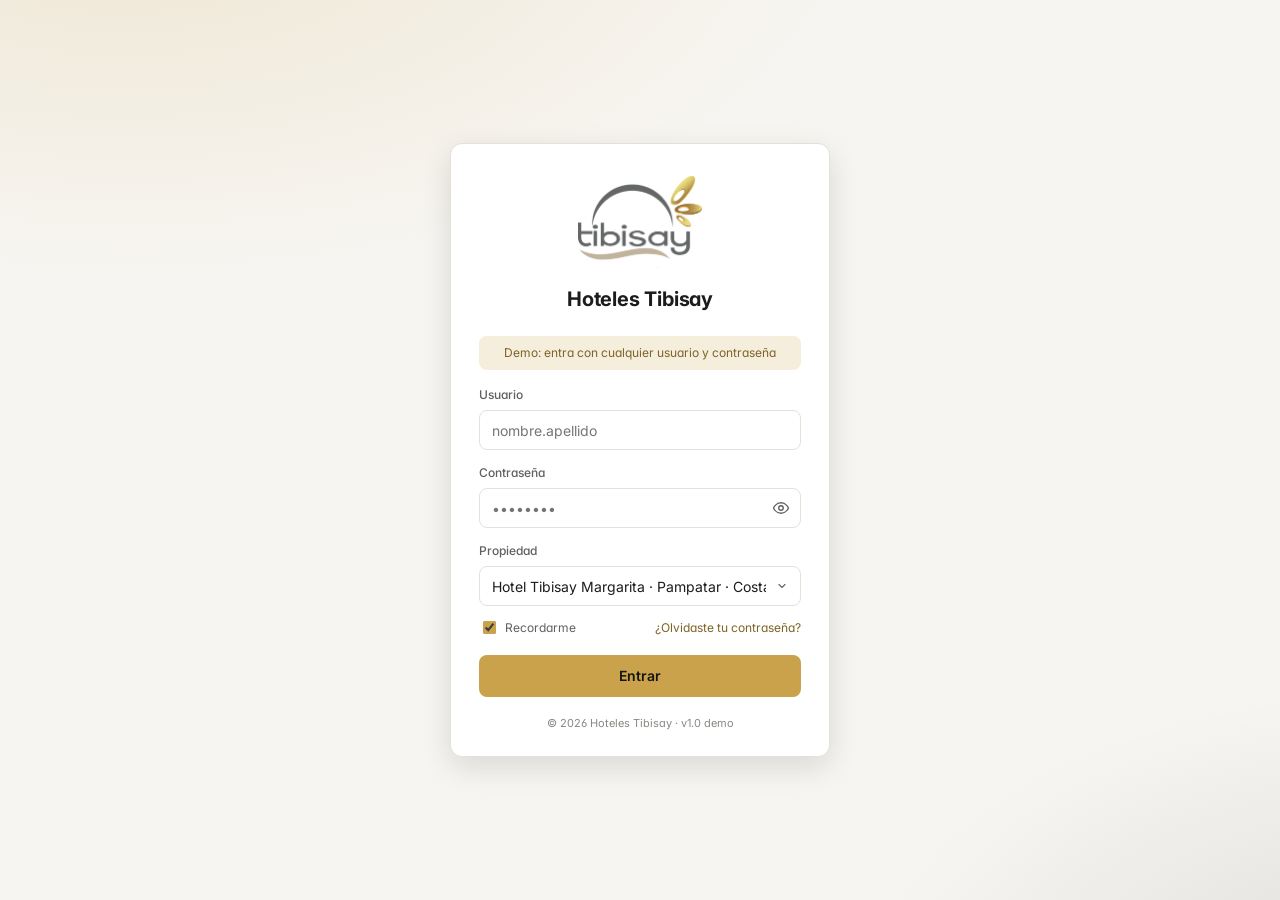
<file: rrhh.html>
<!DOCTYPE html>
<html lang="es">
<head>
  <meta charset="UTF-8">
  <meta name="viewport" content="width=device-width, initial-scale=1.0">
  <title>Gestión Humana · Tibisay ERP</title>
  <link rel="preconnect" href="https://fonts.googleapis.com">
  <link rel="preconnect" href="https://fonts.gstatic.com" crossorigin>
  <link href="https://fonts.googleapis.com/css2?family=Inter:wght@400;500;600;700&display=swap" rel="stylesheet">
  <link rel="stylesheet" href="css/app.css">
</head>
<body class="app">
<!-- El sidebar y la barra superior los genera js/app.js -->
<div class="main-wrap">
<main class="content">
<div class="page-head">
  <div>
    <div class="crumbs"><a href="dashboard.html">Inicio</a> / Gestión Humana</div>
    <h1>Gestión Humana <span class="scope-pill" data-prop-name></span></h1>
  </div>
  <div class="actions">
    <a class="btn btn-primary" href="#" id="btnMarc" data-hash="marcar" data-icon="clock">Marcación manual</a>
  </div>
</div>

<section class="card hero" id="rrhhHero"></section>

<section class="card mt" data-tabs>
  <div class="tabs">
    <button class="tab active" data-tab="asist">Asistencia de hoy</button>
    <button class="tab" data-tab="turnos">Turnos de la semana</button>
    <button class="tab" data-tab="personal">Personal por sede</button>
    <button class="tab" data-tab="nomina">Nómina</button>
    <button class="tab" data-tab="recl">Reclutamiento <span class="badge nodot b-gold" id="reclCount">23</span></button>
  </div>

  <!-- ============ ASISTENCIA ============ -->
  <div class="tab-panel active" data-panel="asist">
    <div class="toolbar">
      <div class="seg" id="stSeg"><button class="active" data-v="">Todos</button><button data-v="danger">Ausencia</button><button data-v="warn">Tardanza</button><button data-v="ok">A tiempo</button><button data-v="muted">Permiso / pendiente</button></div>
      <select class="select select-sm" style="width:auto" id="depSel"><option value="">Todos los departamentos</option><option>Recepción</option><option>Housekeeping</option><option>A&amp;B</option><option>Cocina</option><option>Mantenimiento</option><option>Administración</option><option>Seguridad</option></select>
      <a class="btn btn-ghost btn-sm" style="margin-left:auto" href="#" data-export="#marcTable" data-file="asistencia-hoy" data-icon="download">Exportar</a>
    </div>
    <div class="table-wrap"><table class="table" data-searchable id="marcTable">
      <thead><tr><th style="min-width:220px">Colaborador</th><th>Turno</th><th>Entrada</th><th>Estado</th></tr></thead>
      <tbody id="marcBody"></tbody>
    </table></div>
    <div class="pager"><span id="marcCount">—</span><span>Biométricos sincronizados hace 3 min · tolerancia 5 min</span></div>
    <details class="acc flat" id="sedeAcc">
      <summary><span class="grow">Semáforo por sede</span></summary>
      <div class="table-wrap"><table class="table stack-md">
        <thead><tr><th>Sede</th><th class="num">Programados</th><th class="num">A tiempo</th><th class="num">Tardanza</th><th class="num">Ausencia</th><th style="min-width:180px">Puntualidad</th><th>Semáforo</th></tr></thead>
        <tbody id="sedeBody"></tbody>
      </table></div>
    </details>
  </div>

  <!-- ============ TURNOS ============ -->
  <div class="tab-panel" data-panel="turnos">
    <div class="toolbar">
      <select class="select select-sm" style="width:auto" id="turnDep"><option>Housekeeping</option><option>Recepción</option><option>A&amp;B</option><option>Mantenimiento</option><option>Seguridad</option></select>
      <div class="seg" id="weekSeg"><button data-w="-1">‹ Anterior</button><button class="active" data-w="0" id="weekLbl">Sem. 40 · 28/09–04/10</button><button data-w="1">Siguiente ›</button></div>
      <span class="small muted" id="turnHint">—</span>
      <a class="btn btn-ghost btn-sm" style="margin-left:auto" href="#" id="btnPub" data-icon="mail">Publicar turnos</a>
    </div>
    <div class="table-wrap"><table class="shifts" id="shiftGrid">
      <thead><tr><th style="padding-left:16px">Colaborador</th><th>Lun 28</th><th class="today">Mar 29 · hoy</th><th>Mié 30</th><th>Jue 01</th><th>Vie 02</th><th>Sáb 03</th><th>Dom 04</th><th class="right" style="padding-right:16px">Horas</th></tr></thead>
      <tbody id="turnBody"></tbody>
      <tfoot id="turnFoot"></tfoot>
    </table></div>
    <div class="card-f row" style="flex-wrap:wrap;gap:14px"><span class="shift A" style="display:inline-block;min-width:0">A · 7–15</span><span class="shift B" style="display:inline-block;min-width:0">B · 15–23</span><span class="shift C" style="display:inline-block;min-width:0">C · 23–7</span><span>Rotación semanal A → B → C con 1 día libre y descanso legal garantizado. Los cambios los aprueba el jefe de departamento.</span></div>
  </div>

  <!-- ============ PERSONAL ============ -->
  <div class="tab-panel" data-panel="personal">
    <div class="table-wrap"><table class="table stack-md" data-searchable>
      <thead><tr><th>Sede</th><th class="num">Recepción</th><th class="num">Housekeeping</th><th class="num">A&amp;B</th><th class="num">Mantenim.</th><th class="num">Ventas/Eventos</th><th class="num">Admin.</th><th class="num">Total</th><th style="min-width:130px">Plantilla cubierta</th></tr></thead>
      <tbody>
        <tr data-sede="margarita"><td class="strong">Margarita</td><td class="num">18</td><td class="num">46</td><td class="num">62</td><td class="num">14</td><td class="num">8</td><td class="num">12</td><td class="num strong">160</td><td><div class="pcell"><div class="progress"><span style="width:94%"></span></div><b>94%</b></div></td></tr>
        <tr data-sede="maracaibo"><td class="strong">Maracaibo · Del Lago</td><td class="num">16</td><td class="num">38</td><td class="num">48</td><td class="num">12</td><td class="num">7</td><td class="num">10</td><td class="num strong">131</td><td><div class="pcell"><div class="progress"><span style="width:97%"></span></div><b>97%</b></div></td></tr>
        <tr data-sede="morrocoy"><td class="strong">Morrocoy</td><td class="num">8</td><td class="num">20</td><td class="num">26</td><td class="num">7</td><td class="num">3</td><td class="num">5</td><td class="num strong">69</td><td><div class="pcell"><div class="progress"><span style="width:88%"></span></div><b>88%</b></div></td></tr>
        <tr data-sede="merida"><td class="strong">Mérida</td><td class="num">8</td><td class="num">18</td><td class="num">22</td><td class="num">6</td><td class="num">3</td><td class="num">5</td><td class="num strong">62</td><td><div class="pcell"><div class="progress"><span style="width:95%"></span></div><b>95%</b></div></td></tr>
        <tr data-sede="catatumbo"><td class="strong">Catatumbo</td><td class="num">7</td><td class="num">16</td><td class="num">20</td><td class="num">6</td><td class="num">2</td><td class="num">4</td><td class="num strong">55</td><td><div class="pcell"><div class="progress"><span style="width:96%"></span></div><b>96%</b></div></td></tr>
        <tr data-sede="maturin"><td class="strong">Maturín</td><td class="num">7</td><td class="num">15</td><td class="num">18</td><td class="num">5</td><td class="num">3</td><td class="num">4</td><td class="num strong">52</td><td><div class="pcell"><div class="progress"><span style="width:98%"></span></div><b>98%</b></div></td></tr>
        <tr data-sede="canaima"><td class="strong">Canaima</td><td class="num">5</td><td class="num">12</td><td class="num">15</td><td class="num">5</td><td class="num">1</td><td class="num">3</td><td class="num strong">41</td><td><div class="pcell"><div class="progress"><span style="width:85%"></span></div><b>85%</b></div></td></tr>
        <tr data-sede="todas"><td class="strong">Oficina central</td><td class="num">—</td><td class="num">—</td><td class="num">—</td><td class="num">—</td><td class="num">14</td><td class="num">28</td><td class="num strong">42</td><td><div class="pcell"><div class="progress teal"><span style="width:100%"></span></div><b>100%</b></div></td></tr>
      </tbody>
    </table></div>
  </div>

  <!-- ============ NÓMINA ============ -->
  <div class="tab-panel" data-panel="nomina">
    <div class="card-b">
      <div class="between" style="flex-wrap:wrap;align-items:flex-start;gap:16px">
        <div><div class="kpi-label">2.ª quincena de septiembre 2026 · neto a pagar</div><div class="kpi-value" style="font-size:32px">$ 136.130</div><div class="kpi-sub">612 colaboradores · 1.284 h extra aprobadas</div></div>
        <div class="row"><a class="btn btn-ghost" href="#" id="btnRecibos">Enviar recibos</a><a class="btn btn-primary" href="#" id="btnNomina" data-icon="check">Aprobar nómina</a></div>
      </div>
      <div class="steps mt" id="nomSteps"><span class="done">Marcaciones consolidadas · 27/09</span><em>→</em><span class="done">Incidencias justificadas · 28/09</span><em>→</em><span class="done">Cálculo validado · 28/09</span><em>→</em><span class="now">Aprobación de dirección</span><em>→</em><span>Asiento contable</span></div>
    </div>
    <div class="table-wrap" style="border-top:1px solid var(--border)"><table class="table">
      <thead><tr><th>Concepto</th><th class="num">Colaboradores</th><th class="num">Monto (USD)</th></tr></thead>
      <tbody>
        <tr><td>Salario base</td><td class="num">612</td><td class="num">$ 96.480</td></tr>
        <tr><td>Horas extra aprobadas (1.284 h)</td><td class="num">203</td><td class="num">$ 8.350</td></tr>
        <tr><td>Bono nocturno (turno C)</td><td class="num">146</td><td class="num">$ 3.720</td></tr>
        <tr><td>Bono de alimentación (cestaticket)</td><td class="num">612</td><td class="num">$ 24.480</td></tr>
        <tr><td>Propinas distribuidas A&amp;B</td><td class="num">214</td><td class="num">$ 9.320</td></tr>
        <tr><td>Descuento por inasistencias injustificadas</td><td class="num">17</td><td class="num">− $ 610</td></tr>
        <tr><td>Deducciones IVSS / FAOV / RPE</td><td class="num">612</td><td class="num">− $ 5.610</td></tr>
      </tbody>
      <tfoot><tr><td>Neto a pagar</td><td></td><td class="num">$ 136.130</td></tr></tfoot>
    </table></div>
    <details class="acc flat">
      <summary><span class="grow">Incidencias de asistencia que impactan la nómina</span></summary>
      <div class="table-wrap"><table class="table">
        <thead><tr><th>Sede</th><th class="num">Tardanzas</th><th class="num">Ausencias</th><th class="num">Reposos</th><th class="num">H. extra</th></tr></thead>
        <tbody>
          <tr data-sede="margarita"><td>Margarita</td><td class="num">41</td><td class="num">6</td><td class="num">3</td><td class="num">412</td></tr>
          <tr data-sede="maracaibo"><td>Maracaibo</td><td class="num">28</td><td class="num">3</td><td class="num">2</td><td class="num">318</td></tr>
          <tr data-sede="morrocoy"><td>Morrocoy</td><td class="num">22</td><td class="num">4</td><td class="num">1</td><td class="num">164</td></tr>
          <tr data-sede="merida"><td>Mérida</td><td class="num">9</td><td class="num">1</td><td class="num">1</td><td class="num">96</td></tr>
          <tr data-sede="catatumbo"><td>Catatumbo</td><td class="num">12</td><td class="num">1</td><td class="num">0</td><td class="num">88</td></tr>
          <tr data-sede="maturin"><td>Maturín</td><td class="num">7</td><td class="num">1</td><td class="num">1</td><td class="num">74</td></tr>
          <tr data-sede="canaima"><td>Canaima</td><td class="num">5</td><td class="num">1</td><td class="num">0</td><td class="num">132</td></tr>
        </tbody>
      </table></div>
    </details>
  </div>

  <!-- ============ RECLUTAMIENTO ============ -->
  <div class="tab-panel" data-panel="recl">
    <div class="card-b">
      <div class="between" style="flex-wrap:wrap;margin-bottom:12px"><div><h2>Temporada alta · diciembre 2026 a carnaval 2027</h2><p class="small muted" style="margin:2px 0 0">Ocupación proyectada 84% dic · 91% carnaval</p></div>
        <a class="btn btn-ghost btn-sm" href="#" data-hash="nueva-vacante" data-icon="plus">Nueva vacante</a></div>
      <div class="steps">
        <span class="done">Publicada · 23</span><em>→</em><span class="done">Preselección · 142</span><em>→</em><span class="now">Entrevistas · 38</span><em>→</em><span>Prueba práctica · 11</span><em>→</em><span>Oferta · 6</span><em>→</em><span>Contratados · 9</span>
      </div>
    </div>
    <div class="table-wrap"><table class="table" data-searchable>
      <thead><tr><th>Vacante</th><th>Sede</th><th class="num">Puestos</th><th>Etapa</th><th>Inicio</th></tr></thead>
      <tbody id="reclBody">
        <tr data-sede="margarita"><td class="strong">Mesonero/a bilingüe<span class="sub">Temporada (4 meses)</span></td><td>Margarita</td><td class="num">4<span class="sub">34 candidatos</span></td><td><span class="badge b-info">Entrevistas</span></td><td>15/11/2026<span class="sub">Gabriela M.</span></td></tr>
        <tr data-sede="margarita"><td class="strong">Camarera/o de pisos<span class="sub">Temporada (4 meses)</span></td><td>Margarita</td><td class="num">6<span class="sub">51 candidatos</span></td><td><span class="badge b-warn">Preselección</span></td><td>01/12/2026<span class="sub">Gabriela M.</span></td></tr>
        <tr data-sede="margarita"><td class="strong">Animador/a recreación<span class="sub">Temporada (3 meses)</span></td><td>Margarita</td><td class="num">2<span class="sub">15 candidatos</span></td><td><span class="badge b-info">Prueba práctica</span></td><td>15/12/2026<span class="sub">Gabriela M.</span></td></tr>
        <tr data-sede="maracaibo"><td class="strong">Cocinero/a de línea<span class="sub">Fijo</span></td><td>Maracaibo</td><td class="num">2<span class="sub">18 candidatos</span></td><td><span class="badge b-info">Prueba práctica</span></td><td>30/10/2026<span class="sub">Luis F.</span></td></tr>
        <tr data-sede="canaima"><td class="strong">Guía bilingüe<span class="sub">Temporada (5 meses)</span></td><td>Canaima</td><td class="num">2<span class="sub">7 candidatos</span></td><td><span class="badge b-gold">Oferta</span></td><td>15/10/2026<span class="sub">Héctor S.</span></td></tr>
        <tr data-sede="morrocoy"><td class="strong">Salvavidas certificado<span class="sub">Temporada (4 meses)</span></td><td>Morrocoy</td><td class="num">3<span class="sub">9 candidatos</span></td><td><span class="badge b-ok">Contratado</span></td><td>10/10/2026<span class="sub">Andreína C.</span></td></tr>
        <tr data-sede="morrocoy"><td class="strong">Bartender pool bar<span class="sub">Temporada (4 meses)</span></td><td>Morrocoy</td><td class="num">2<span class="sub">11 candidatos</span></td><td><span class="badge b-info">Entrevistas</span></td><td>01/12/2026<span class="sub">Andreína C.</span></td></tr>
        <tr data-sede="merida"><td class="strong">Recepcionista nocturno<span class="sub">Fijo</span></td><td>Mérida</td><td class="num">1<span class="sub">12 candidatos</span></td><td><span class="badge b-info">Entrevistas</span></td><td>20/10/2026<span class="sub">José G. R.</span></td></tr>
        <tr data-sede="maturin"><td class="strong">Técnico de mantenimiento<span class="sub">Fijo</span></td><td>Maturín</td><td class="num">1<span class="sub">6 candidatos</span></td><td><span class="badge b-warn">Preselección</span></td><td>31/10/2026<span class="sub">Carlos M.</span></td></tr>
        <tr data-sede="catatumbo"><td class="strong">Bartender<span class="sub">Fijo</span></td><td>Catatumbo</td><td class="num">1<span class="sub">4 candidatos</span></td><td><span class="badge b-muted">Publicada</span></td><td>15/11/2026<span class="sub">Rosa U.</span></td></tr>
      </tbody>
    </table></div>
  </div>
</section>
</main>
</div>

<script src="js/data.js"></script>
<script src="js/app.js"></script>
<script>
(function () {
  var D = TIBISAY;
  function rng(seed) { var s = 0; for (var i = 0; i < seed.length; i++) s = (s * 31 + seed.charCodeAt(i)) % 2147483647; return function () { s = (s * 16807) % 2147483647; return s / 2147483647; }; }
  function pick(r, a) { return a[Math.floor(r() * a.length)]; }
  function hhmm(m) { m = (m + 1440) % 1440; var h = Math.floor(m / 60), ap = h < 12 ? "a.m." : "p.m."; return ((h % 12) || 12) + ":" + ("0" + (m % 60)).slice(-2) + " " + ap; }
  var AHORA = 10 * 60 + 42; // hora de corte del demo

  var nom = ["Yelitza", "Rosa", "Carmen", "Oriana", "Maribel", "Doris", "José", "Luis", "Pedro", "Ramón", "Wilmer", "Andreína", "Gabriela", "Héctor", "Nelly", "Ana Rosa", "Jesús", "Miguel", "Daniela", "Kelly", "Yorman", "Franyelis", "Eduardo", "Maryuri", "Richard", "Solangel", "Alexis", "Yusmary"];
  var ape = ["Marcano", "González", "Lárez", "Patiño", "Salas", "Figuera", "Rivas", "Castillo", "Tovar", "Ochoa", "Brito", "Millán", "Rodríguez", "Guevara", "Urdaneta", "Rondón", "Salazar", "Mata", "Velásquez", "Carvajal", "Hernández", "Suárez"];
  var DEP = [["Recepción", ["Recepcionista", "Auditor nocturno", "Botones"]], ["Housekeeping", ["Camarera de pisos", "Camarera de pisos", "Supervisora de pisos", "Lencería"]], ["A&B", ["Mesonero", "Bartender", "Capitán de salón"]], ["Cocina", ["Cocinero de línea", "Ayudante de cocina", "Steward"]], ["Mantenimiento", ["Técnico", "Técnico A/A"]], ["Administración", ["Analista contable", "Compras", "Almacenista"]], ["Seguridad", ["Vigilante", "Vigilante"]]];
  var TURNO = { A: [7 * 60, 15 * 60], B: [15 * 60, 23 * 60], C: [23 * 60, 7 * 60], ADM: [8 * 60, 17 * 60] };
  var PERM = ["Vacaciones", "Reposo médico", "Permiso remunerado", "Día libre compensatorio"];

  function staff(sede, n) {
    var r = rng(sede + "rrhh"), out = [];
    for (var i = 0; i < n; i++) {
      var d = DEP[Math.floor(r() * DEP.length)], t = d[0] === "Administración" ? "ADM" : pick(r, ["A", "A", "A", "B", "C"]);
      var x = r(), st, ent = null, sal = null, perm = "";
      var prog = TURNO[t];
      if (t === "B") { st = "muted"; perm = "Inicia 3:00 p.m."; }
      else if (x < 0.06) { st = "muted"; perm = pick(r, PERM); }
      else if (x < 0.13) { st = "danger"; }
      else if (x < 0.27) { st = "warn"; ent = prog[0] + 6 + Math.floor(r() * 34); }
      else { st = "ok"; ent = prog[0] - 14 + Math.floor(r() * 19); }
      if (t === "C" && ent != null) sal = 7 * 60 + Math.floor(r() * 12);
      out.push({ n: pick(r, nom) + " " + pick(r, ape) + " " + pick(r, ape).charAt(0) + ".", dep: d[0], cargo: pick(r, d[1]), sede: sede, t: t, prog: prog, ent: ent, sal: sal, st: st, perm: perm, medio: d[0] === "Housekeeping" || d[0] === "Mantenimiento" ? pick(r, ["Biométrico", "App móvil"]) : "Biométrico" });
    }
    return out;
  }
  var POR_SEDE = {};
  D.propiedades.forEach(function (p) { POR_SEDE[p.id] = staff(p.id, Math.max(14, Math.round(p.hab / 5))); });

  var NOTIF = {}, WEEK = 0;
  var SEM = { ok: "A tiempo", warn: "Tardanza", danger: "Ausencia", muted: "Permiso / pendiente" };

  function render(p) {
    var sedes = p === "todas" ? D.propiedades : D.propiedades.filter(function (x) { return x.id === p; });
    var list = [].concat.apply([], sedes.map(function (s) { return POR_SEDE[s.id]; }));
    var c = { ok: 0, warn: 0, danger: 0, muted: 0 };
    list.forEach(function (x) { c[x.st]++; });
    var total = sedes.reduce(function (a, s) { return a + Math.round(s.hab * (s.id === "margarita" ? 1.16 : 1.05)); }, 0);
    var escala = total / list.length;
    function E(v) { return Math.round(v * escala); }
    var activos = E(c.ok + c.warn + c.danger);

    document.getElementById("rrhhHero").innerHTML = App.hero(
      { label: "Presentes ahora", value: E(c.ok + c.warn), unit: "de " + activos, sub: "programados en turnos iniciados · puntualidad " + Math.round(c.ok / (c.ok + c.warn + c.danger) * 100) + "%" },
      [["Ausencias", E(c.danger), "sin justificar · se notifica al jefe", "danger"], ["Tardanzas", E(c.warn), "promedio " + (14 + (c.warn % 7)) + " min", "warn"], ["Permiso / por iniciar", E(c.muted), "vacaciones, reposos, turno B"], ["Colaboradores", p === "todas" ? "612" : total, p === "todas" ? "7 sedes + oficina central" : "plantilla de la sede"]]);
    document.getElementById("sedeAcc").open = p === "todas";

    document.getElementById("sedeBody").innerHTML = sedes.map(function (s) {
      var l = POR_SEDE[s.id], k = { ok: 0, warn: 0, danger: 0, muted: 0 };
      l.forEach(function (x) { if (x.t !== "B") k[x.st]++; });
      var f = Math.round(s.hab * (s.id === "margarita" ? 1.16 : 1.05)) / l.length;
      var prog = k.ok + k.warn + k.danger + k.muted, pct = Math.round(k.ok / (k.ok + k.warn + k.danger) * 100);
      var w = function (v) { return (v / prog * 100).toFixed(1) + "%"; };
      var sem = pct >= 85 ? ["ok", "Verde"] : pct >= 70 ? ["warn", "Amarillo"] : ["danger", "Rojo"];
      return '<tr><td class="strong">' + s.nombre + '</td><td class="num">' + Math.round(prog * f) + '</td><td class="num num-ok">' + Math.round(k.ok * f) + '</td><td class="num num-warn">' + Math.round(k.warn * f) + '</td><td class="num num-danger">' + Math.round(k.danger * f) + "</td>" +
        '<td><div class="pcell"><div class="stack" style="flex:1"><span style="width:' + w(k.ok) + ';background:var(--ok)"></span><span style="width:' + w(k.warn) + ';background:#e3a33c"></span><span style="width:' + w(k.danger) + ';background:var(--danger)"></span></div><b>' + pct + '%</b></div></td><td><span class="sem ' + sem[0] + '">' + sem[1] + "</span></td></tr>";
    }).join("");

    var rows = list.slice().sort(function (a, b) { return ["danger", "warn", "ok", "muted"].indexOf(a.st) - ["danger", "warn", "ok", "muted"].indexOf(b.st); });
    if (p === "todas") rows = rows.filter(function (_, i) { return i % 2 === 0; });
    document.getElementById("marcBody").innerHTML = rows.map(function (x) {
      var en = x.ent != null ? hhmm(x.ent) + (x.st === "warn" ? ' <span class="num-warn">+' + (x.ent - x.prog[0]) + " min</span>" : "") : x.st === "danger" ? '<span class="num-danger">Sin marcar</span>' : '<span class="muted">—</span>';
      var sa = x.t === "C" ? (x.sal != null ? hhmm(x.sal) : "—") : '<span class="muted">' + (x.st === "muted" ? "—" : "En turno") + "</span>";
      var badge = x.st === "muted" ? '<span class="sem muted">' + x.perm + "</span>" : '<span class="sem ' + x.st + '">' + SEM[x.st] + "</span>";
      var ini = x.n.split(" ").slice(0, 2).map(function (w) { return w[0]; }).join("");
      return '<tr data-st="' + x.st + '" data-dep="' + x.dep + '"><td><div class="cell-user"><span class="avatar avatar-sm' + (x.st === "ok" ? "" : " avatar-gold") + '">' + ini + '</span><div class="strong">' + x.n + '<span class="sub">' + x.cargo + " · " + x.dep + (p === "todas" ? " · " + D.sedeNombre(x.sede) : "") + "</span></div></div></td>" +
        '<td><span class="shift ' + (x.t === "ADM" ? "B" : x.t) + '" style="display:inline-block;min-width:0">' + (x.t === "ADM" ? "Adm." : x.t) + "</span> " + (x.t === "C" ? "11:00 p.m. (ayer)" : hhmm(x.prog[0])) + '<span class="sub">sale ' + hhmm(x.prog[1]) + (x.t === "C" && x.sal != null ? " · marcó " + hhmm(x.sal) : "") + "</span></td>" +
        "<td>" + en + '<span class="sub">' + (x.ent != null ? x.medio : "&nbsp;") + "</span></td><td>" + badge + (x.st === "danger" ? (NOTIF[x.n] ? ' <span class="small num-ok">Notificado ✓</span>' : ' <a class="small" href="#" data-notify="' + x.n + '">Notificar</a>') : "") + "</td></tr>";
    }).join("");
    filterMarc();

    // Turnos
    renderTurnos(p);
  }

  function filterMarc() {
    var s = (document.querySelector("#stSeg button.active") || { dataset: {} }).dataset.v || "", d = document.getElementById("depSel").value, n = 0, t = 0;
    document.querySelectorAll("#marcBody tr").forEach(function (tr) { t++; tr.hidden = (s && tr.dataset.st !== s) || (d && tr.dataset.dep !== d); if (!tr.hidden) n++; });
    document.getElementById("marcCount").textContent = "Mostrando " + n + " de " + t + " marcaciones (muestra del día)";
    App.more(document.getElementById("marcBody"), 12);
  }
  document.querySelectorAll("#stSeg button").forEach(function (b) { b.addEventListener("click", function () { setTimeout(filterMarc); }); });
  document.getElementById("depSel").addEventListener("change", filterMarc);

  function renderTurnos(p) {
    var sede = p === "todas" ? "margarita" : p, dep = document.getElementById("turnDep").value;
    var r = rng(sede + dep + (WEEK ? "w" + WEEK : "")), n = dep === "Housekeeping" ? 8 : dep === "Seguridad" ? 4 : 6;
    var prop = D.propiedades.find(function (x) { return x.id === sede; });
    var cargos = { Housekeeping: ["Camarera de pisos", "Camarera de pisos", "Supervisora", "Áreas comunes"], "Recepción": ["Recepcionista", "Recepcionista", "Auditor nocturno"], "A&B": ["Mesonero", "Bartender", "Cocinero"], Mantenimiento: ["Técnico", "Técnico A/A"], Seguridad: ["Vigilante"] };
    var HOR = { A: "7:00–15:00", B: "15:00–23:00", C: "23:00–7:00" };
    var cob = [[0, 0, 0], [0, 0, 0], [0, 0, 0], [0, 0, 0], [0, 0, 0], [0, 0, 0], [0, 0, 0]], rows = "";
    for (var i = 0; i < n; i++) {
      var base = ["A", "B", "C"][i % 3], libre = Math.floor(r() * 7), vac = r() < 0.12 ? Math.floor(r() * 5) : -1, h = 0, cells = "";
      var nm = pick(r, nom) + " " + pick(r, ape), cg = pick(r, cargos[dep]);
      for (var d = 0; d < 7; d++) {
        var t = base, td = d === 1 && !WEEK ? ' class="today"' : "";
        if (d === libre) { cells += "<td" + td + '><span class="shift off">Libre</span></td>'; continue; }
        if (vac >= 0 && d >= vac && d < vac + 3) { cells += "<td" + td + '><span class="shift vac">Vacaciones</span></td>'; continue; }
        if (d === 6 && base === "C") t = "A"; // rotación de semana
        cob[d][["A", "B", "C"].indexOf(t)]++;
        h += 8;
        cells += "<td" + td + '><span class="shift ' + t + '">' + t + "<small>" + HOR[t] + "</small></span></td>";
      }
      rows += '<tr><td><div class="cell-user"><span class="avatar avatar-sm' + (i % 2 ? " avatar-gold" : "") + '">' + nm.split(" ").map(function (w) { return w[0]; }).join("") + '</span><div class="strong">' + nm + '<span class="sub">' + cg + "</span></div></div></td>" + cells + '<td class="right strong" style="padding-right:16px">' + h + " h</td></tr>";
    }
    if (dep === "Housekeeping" && sede === "margarita" && !WEEK) rows += '<tr><td><div class="cell-user"><span class="avatar avatar-sm" style="background:var(--info-bg);color:var(--info)">+4</span><div class="strong">Refuerzo boda Gran Salón<span class="sub">Extras (4)</span></div></div></td><td></td><td class="today"></td><td></td><td></td><td></td><td><span class="shift extra">B · extras<small>15:00–23:00</small></span></td><td></td><td class="right strong" style="padding-right:16px">32 h</td></tr>';
    document.getElementById("turnBody").innerHTML = rows;
    document.getElementById("turnFoot").innerHTML = '<tr><td class="small muted">Cobertura A / B / C</td>' + cob.map(function (c, d) { return '<td class="small' + (d === 1 ? " today" : "") + '">' + c.join(" · ") + '<div class="cov"><i style="background:' + (c[0] ? "var(--gold)" : "var(--danger)") + '"></i><i style="background:' + (c[1] ? "var(--champagne)" : "var(--danger)") + '"></i><i style="background:' + (c[2] ? "var(--teal)" : "var(--danger)") + '"></i></div></td>'; }).join("") + "<td></td></tr>";
    document.getElementById("turnHint").innerHTML = "Hotel <b>" + prop.nombre + "</b> · sugerido para ocupación proyectada <b>" + Math.min(95, prop.occ + 6) + "%</b>";
  }
  function weekHead() {
    var DIAS = ["Lun", "Mar", "Mié", "Jue", "Vie", "Sáb", "Dom"], base = new Date(2026, 8, 28 + WEEK * 7);
    var ths = document.querySelectorAll("#shiftGrid thead th");
    for (var d = 0; d < 7; d++) {
      var f = new Date(base); f.setDate(base.getDate() + d);
      ths[d + 1].textContent = DIAS[d] + " " + ("0" + f.getDate()).slice(-2) + (d === 1 && !WEEK ? " · hoy" : "");
      ths[d + 1].classList.toggle("today", d === 1 && !WEEK);
    }
    var fin = new Date(base); fin.setDate(base.getDate() + 6);
    function dm(x) { return ("0" + x.getDate()).slice(-2) + "/" + ("0" + (x.getMonth() + 1)).slice(-2); }
    document.getElementById("weekLbl").textContent = "Sem. " + (40 + WEEK) + " · " + dm(base) + "–" + dm(fin);
    document.querySelectorAll("#turnBody td[data-label]").forEach(function (td) { td.removeAttribute("data-label"); });
    var pub = document.getElementById("btnPub"); pub.lastChild.textContent = "Publicar turnos"; pub.classList.remove("is-done");
  }
  document.querySelectorAll("#weekSeg button").forEach(function (b) {
    b.addEventListener("click", function () {
      var w = +b.dataset.w;
      WEEK = w ? WEEK + w : 0;
      setTimeout(function () { document.querySelectorAll("#weekSeg button").forEach(function (x) { x.classList.toggle("active", x.id === "weekLbl"); }); });
      weekHead(); renderTurnos(App.prop());
      App.toast("Turnos de la semana " + (40 + WEEK));
    });
  });
  document.getElementById("btnPub").addEventListener("click", function (e) {
    e.preventDefault();
    if (this.classList.contains("is-done")) { App.toast("Los turnos de esta semana ya se publicaron"); return; }
    this.classList.add("is-done"); this.lastChild.textContent = "Publicados ✓";
    App.toast("Turnos de la semana " + (40 + WEEK) + " publicados · cada colaborador recibe su horario por WhatsApp");
  });
  document.addEventListener("click", function (e) {
    var b = e.target.closest("[data-notify]");
    if (!b) return;
    e.preventDefault();
    NOTIF[b.dataset.notify] = 1;
    App.toast("Notificación enviada al supervisor y a " + b.dataset.notify + " por WhatsApp");
    b.outerHTML = '<span class="small num-ok">Notificado ✓</span>';
  });
  document.getElementById("btnNomina").addEventListener("click", function (e) {
    e.preventDefault();
    var st = document.querySelectorAll("#nomSteps span");
    st[3].className = "done"; st[3].textContent = "Aprobada por dirección · 29/09"; st[4].className = "done"; st[4].textContent = "Asiento contable generado";
    this.outerHTML = '<span class="badge b-ok">Nómina aprobada</span>';
    App.toast("Nómina aprobada · asiento contable generado");
  });
  document.getElementById("btnRecibos").addEventListener("click", function (e) {
    e.preventDefault();
    if (document.getElementById("btnNomina")) { App.toast("Primero aprueba la nómina: los recibos salen con el cálculo aprobado"); return; }
    this.outerHTML = '<span class="small num-ok">612 recibos enviados ✓</span>';
    App.toast("612 recibos de pago enviados por WhatsApp y correo");
  });
  document.querySelector('[data-hash="nueva-vacante"]').addEventListener("click", function (e) {
    e.preventDefault();
    App.wizard({ title: "Nueva vacante", steps: [{ t: "Vacante", html: function () {
      return '<div class="field"><label>Cargo</label><input class="input" id="vcC" value="Recepcionista bilingüe"></div><div class="grid g-2" style="gap:0 12px"><div class="field"><label>Sede</label><select class="select" id="vcS">' + D.propiedades.map(function (h) { return '<option value="' + h.id + '">' + h.nombre + "</option>"; }).join("") + '</select></div><div class="field"><label>Puestos</label><input class="input" type="number" id="vcP" value="2" min="1"></div>' +
        '<div class="field" style="margin:0"><label>Tipo</label><select class="select" id="vcT"><option>Temporada (4 meses)</option><option>Fijo</option></select></div><div class="field" style="margin:0"><label>Inicio</label><input class="input" type="date" id="vcI" value="2026-11-15"></div></div>';
    }, read: function (el, st) { st.c = el.querySelector("#vcC").value || "Vacante"; st.s = el.querySelector("#vcS").value; st.p = el.querySelector("#vcP").value; st.t = el.querySelector("#vcT").value; st.i = el.querySelector("#vcI").value.split("-").reverse().join("/"); } }],
      done: { label: "Publicar vacante", toast: function (st) { return "Vacante «" + st.c + "» publicada en el portal de empleo y redes"; }, fn: function (st) {
        var tb = document.getElementById("reclBody");
        tb.insertAdjacentHTML("afterbegin", '<tr data-sede="' + st.s + '" style="background:var(--gold-soft)"><td class="strong">' + st.c + '<span class="sub">' + st.t + "</span></td><td>" + D.sedeNombre(st.s) + '</td><td class="num">' + st.p + '<span class="sub">0 candidatos</span></td><td><span class="badge b-muted">Publicada</span></td><td>' + st.i + '<span class="sub">' + App.session().usuario.split(" ")[0] + "</span></td></tr>");
        var c = document.getElementById("reclCount"); c.textContent = +c.textContent + 1;
        document.querySelector('.tab[data-tab="recl"]').click();
      } } });
  });

  document.getElementById("turnDep").addEventListener("change", function () { renderTurnos(App.prop()); });

  // Marcación manual: 3 clics desde el menú (Gestión Humana → Marcación manual → Registrar)
  document.getElementById("btnMarc").addEventListener("click", function (e) {
    e.preventDefault();
    var p = App.prop(), sedes = p === "todas" ? D.propiedades : D.propiedades.filter(function (x) { return x.id === p; });
    var list = [].concat.apply([], sedes.map(function (s) { return POR_SEDE[s.id]; })).slice(0, 40);
    App.wizard({ title: "Marcación manual", steps: [{ t: "Marcación", html: function () {
      return '<div class="field"><label>Colaborador</label><select class="select">' + list.map(function (x) { return "<option>" + x.n + " · " + x.cargo + " · " + D.sedeNombre(x.sede) + "</option>"; }).join("") + "</select></div>" +
        '<div class="grid g-2" style="gap:0 12px"><div class="field"><label>Tipo</label><select class="select"><option>Entrada</option><option>Salida</option></select></div><div class="field"><label>Hora</label><input class="input" type="time" value="10:42"></div></div>' +
        '<div class="field" style="margin:0"><label>Motivo</label><select class="select"><option>Olvidó marcar</option><option>Biométrico fuera de línea</option><option>Trabajo fuera de la sede</option><option>Error de la app móvil</option></select></div>';
    } }], done: { label: "Registrar marcación", toast: "Marcación manual registrada · pendiente de aprobación del supervisor (demo)" } });
  });

  App.onProp(render);
})();
</script>
</body>
</html>
</file>
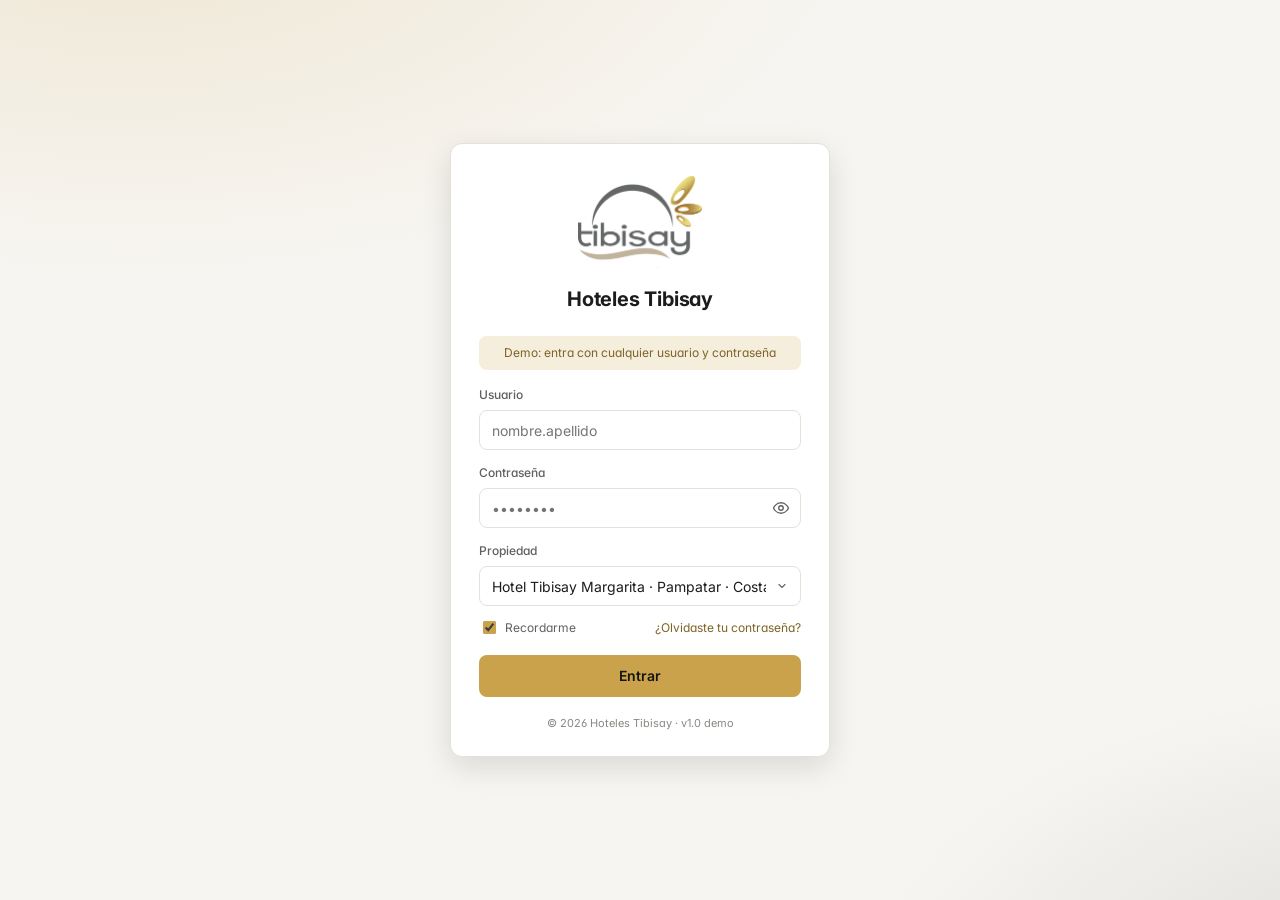
<file: tablero.html>
<!DOCTYPE html>
<html lang="es">
<head>
  <meta charset="UTF-8">
  <meta name="viewport" content="width=device-width, initial-scale=1.0">
  <title>Tablero directivo · Tibisay ERP</title>
  <link rel="preconnect" href="https://fonts.googleapis.com">
  <link rel="preconnect" href="https://fonts.gstatic.com" crossorigin>
  <link href="https://fonts.googleapis.com/css2?family=Inter:wght@400;500;600;700&display=swap" rel="stylesheet">
  <link rel="stylesheet" href="css/app.css">
</head>
<body class="app">
<!-- El sidebar y la barra superior los genera js/app.js -->
<div class="main-wrap">
<main class="content">
<div class="page-head">
  <div>
    <div class="crumbs"><a href="dashboard.html">Inicio</a> / Tablero directivo</div>
    <h1>Tablero directivo <span class="scope-pill" data-prop-name></span></h1>
  </div>
  <div class="actions">
    <div class="seg" id="perSeg"><button data-per="dia">Ayer</button><button class="active" data-per="mes">Mes</button><button data-per="anio">Año</button></div>
    <a class="btn btn-ghost" href="#" data-export="#multiTable" data-file="tablero-multisitio" data-icon="download">Exportar</a>
  </div>
</div>

<div class="grid g-4" id="kpis"></div>

<div class="grid g-2 mt">
  <section class="card">
    <div class="card-h"><div><h2>Ocupación por propiedad</h2></div></div>
    <div class="card-b" id="chartOcc"></div>
  </section>
  <section class="card">
    <div class="card-h"><div><h2>RevPAR · últimos 12 meses</h2></div>
      <div class="legend"><span><i></i>2025–26</span><span><i class="alt line"></i>Año anterior</span></div></div>
    <div class="card-b" id="chartRev"></div>
  </section>
</div>

<details class="acc mt">
  <summary><span class="grow">Alimentos &amp; bebidas y mezcla de ingresos</span></summary>
  <div class="acc-b">
<div class="grid g-2-1">
  <section class="card">
    <div class="card-h"><div><h2>Ingresos F&amp;B por propiedad</h2><p>Miles de USD</p></div>
      <div class="legend"><span><i></i>Sep 2026</span><span><i class="alt"></i>Sep 2025</span></div></div>
    <div class="card-b" id="chartFb"></div>
  </section>
  <section class="card">
    <div class="card-h"><h2>Mezcla de ingresos</h2></div>
    <div class="card-b"><div class="donut-wrap"><div id="donut"></div>
      <ul class="donut-list" id="donutList"></ul></div></div>
  </section>
</div>
  </div>
</details>

<section class="card mt">
  <div class="card-h"><div><h2>Comparativo multisitio</h2></div>
    <a class="btn btn-ghost btn-sm" href="#" data-toast="Reporte enviado a dirección (demo)" data-icon="mail">Enviar reporte</a></div>
  <div class="table-wrap"><table class="table stack-md" data-searchable id="multiTable">
    <thead><tr><th>Propiedad</th><th class="num">Hab.</th><th style="min-width:160px">Ocupación</th><th class="num">ADR</th><th class="num">RevPAR</th><th class="num">F&amp;B (miles)</th><th class="num">Presupuesto</th><th>Tendencia</th></tr></thead>
    <tbody id="multiBody"></tbody>
    <tfoot id="multiFoot"></tfoot>
  </table></div>
</section>
</main>
</div>

<script src="js/data.js"></script>
<script src="js/app.js"></script>
<script>
(function () {
  var D = TIBISAY, P = D.propiedades;
  var tend = { margarita: 14, canaima: 19, catatumbo: 1, maracaibo: 9, morrocoy: 6, merida: 4, maturin: -3 };
  var ppto = { margarita: 104, canaima: 96, catatumbo: 102, maracaibo: 101, morrocoy: 103, merida: 98, maturin: 90 };
  function money(v) { return "$ " + v.toLocaleString("es-VE"); }

  // Periodo: ayer, mes en curso o año acumulado (ajusta ocupación, tarifa y montos)
  var PER = {
    dia: { occ: 3, adr: 1.04, fb: 1 / 30, vs: "vs. mismo día 2025", d: ["▲ 9,1%", "▲ 4,2%", "▲ 2,1 pts", "▲ 5,6%"], lbl: "Ayer · 28/09" },
    mes: { occ: 0, adr: 1, fb: 1, vs: "vs. sep. 2025", d: ["▲ 11,4%", "▲ 6,8%", "▲ 3,0 pts", "▲ 8,2%"], lbl: "Mes en curso" },
    anio: { occ: -4, adr: 0.96, fb: 11.4, vs: "vs. 2025 acumulado", d: ["▲ 13,9%", "▲ 7,5%", "▲ 4,1 pts", "▲ 10,3%"], lbl: "Año 2026 acumulado" }
  };
  var per = "mes";
  function view(x) { var q = PER[per]; return { id: x.id, nombre: x.nombre, ciudad: x.ciudad, pms: x.pms, hab: x.hab, occ: Math.max(30, Math.min(98, x.occ + q.occ)), adr: Math.round(x.adr * q.adr), fb: Math.round(x.fb * q.fb) }; }
  document.querySelectorAll("#perSeg button").forEach(function (b) {
    b.addEventListener("click", function () { per = b.dataset.per; render(App.prop()); App.toast("Tablero: " + PER[per].lbl); });
  });
  function money0(v) { return money(Math.round(v)); }
  App.onProp(render);
  function render(p) {
    var P = TIBISAY.propiedades.map(view), q = PER[per];
    var list = p === "todas" ? P : P.filter(function (x) { return x.id === p; });
    var hab = list.reduce(function (a, x) { return a + x.hab; }, 0);
    var sold = list.reduce(function (a, x) { return a + x.hab * x.occ / 100; }, 0);
    var rev = list.reduce(function (a, x) { return a + x.hab * x.occ / 100 * x.adr; }, 0);
    var fb = list.reduce(function (a, x) { return a + x.fb; }, 0);
    var occ = sold / hab * 100, adr = rev / sold, revpar = rev / hab;

    document.getElementById("kpis").innerHTML = [
      ["RevPAR", money(Math.round(revpar)), "▲ 11,4%", "percent", true],
      ["ADR", money(Math.round(adr)), "▲ 6,8%", "dollar"],
      ["Ocupación", occ.toFixed(1).replace(".", ",") + "%", "▲ 3,0 pts", "bed"],
      ["Ingresos F&B", money0(fb) + " K", "▲ 8,2%", "utensils"]
    ].map(function (k, i) {
      return '<div class="card kpi' + (k[4] ? " dark" : "") + '"><div class="kpi-top"><span class="kpi-label">' + k[0] + '</span><span class="kpi-ico">' + App.icon(k[3]) + '</span></div><div class="kpi-value">' + k[1] + '</div><div class="kpi-sub"><span class="delta up">' + q.d[i] + "</span>" + q.vs + "</div></div>";
    }).join("");

    var hi = p === "todas" ? -1 : P.findIndex(function (x) { return x.id === p; });
    App.barChart(document.getElementById("chartOcc"), {
      labels: P.map(function (x) { return x.nombre; }), max: 100, values: true, highlight: hi,
      fmt: function (v) { return v + "%"; }, series: [{ data: P.map(function (x) { return x.occ; }) }]
    });

    var serie = D.meses.map(function (_, i) {
      var r = 0, h = 0;
      list.forEach(function (x) { r += x.hab * D.ocupacionMensual[x.id][i] / 100 * x.adr; h += x.hab; });
      return Math.round(r / h);
    });
    App.lineChart(document.getElementById("chartRev"), {
      labels: D.meses, fmt: function (v) { return "$" + v; },
      series: [
        { data: serie, color: "#c9a24b", area: true },
        { data: serie.map(function (v) { return Math.round(v * 0.88); }), color: "#141414", dash: true }
      ]
    });

    App.barChart(document.getElementById("chartFb"), {
      labels: P.map(function (x) { return x.nombre; }),
      series: [{ data: P.map(function (x) { return x.fb; }) }, { data: P.map(function (x) { return Math.round(x.fb / 1.082); }), cls: "alt" }]
    });

    var rooms = Math.round(rev * 30 / 1000), ev = Math.round(fb * 0.33), otros = Math.round((rooms + fb) * 0.035);
    var tot = rooms + fb + ev + otros;
    var parts = [["Habitaciones", rooms, "#c9a24b"], ["Alimentos & bebidas", fb, "#141414"], ["Eventos", ev, "#8f6b3a"], ["Otros", otros, "#e7e2d9"]];
    App.donut(document.getElementById("donut"), parts.map(function (x) { return { v: x[1], color: x[2] }; }), ["$ " + (tot / 1000).toFixed(2).replace(".", ",") + " M", "ingresos del mes"]);
    document.getElementById("donutList").innerHTML = parts.map(function (x) {
      return '<li><span><i style="display:inline-block;width:10px;height:10px;border-radius:3px;margin-right:8px;background:' + x[2] + '"></i>' + x[0] + "</span><b>" + Math.round(x[1] / tot * 100) + "%</b></li>";
    }).join("");

    document.getElementById("multiBody").innerHTML = P.slice().sort(function (a, b) { return b.adr * b.occ - a.adr * a.occ; }).map(function (x) {
      var t = tend[x.id], cls = t > 2 ? "b-ok" : t < 0 ? "b-danger" : "b-warn";
      var pp = ppto[x.id], pcls = pp >= 100 ? "b-ok" : pp >= 95 ? "b-warn" : "b-danger";
      return '<tr style="' + (p !== "todas" && p !== x.id ? "opacity:.45" : "") + '"><td class="strong">Tibisay ' + x.nombre + '<span class="sub">' + x.ciudad + " · " + x.pms + '</span></td><td class="num">' + x.hab +
        '</td><td><div class="pcell"><div class="progress"><span style="width:' + x.occ + '%"></span></div><b>' + x.occ + '%</b></div></td><td class="num">' + money(x.adr) +
        '</td><td class="num strong">' + money(Math.round(x.adr * x.occ / 10) / 10) + '</td><td class="num">' + money(x.fb) + '</td><td class="num"><span class="badge nodot ' + pcls + '">' + pp + '%</span></td><td><span class="badge ' + cls + '">' + (t > 0 ? "▲ " : t < 0 ? "▼ " : "") + Math.abs(t) + "%</span></td></tr>";
    }).join("");
    var all = P.reduce(function (a, x) { a.h += x.hab; a.s += x.hab * x.occ / 100; a.r += x.hab * x.occ / 100 * x.adr; a.f += x.fb; return a; }, { h: 0, s: 0, r: 0, f: 0 });
    document.getElementById("multiFoot").innerHTML = '<tr><td>Cadena</td><td class="num">' + all.h + '</td><td>' + Math.round(all.s / all.h * 100) + '%</td><td class="num">' + money(Math.round(all.r / all.s)) + '</td><td class="num">' + money(Math.round(all.r / all.h)) + '</td><td class="num">' + money(all.f) + '</td><td class="num">101%</td><td></td></tr>';
  }
})();
</script>
</body>
</html>
</file>
<file: css/app.css>
/* ==========================================================================
   Tibisay ERP · UI estilo suite Sigo (AppShell + login estándar)
   Paleta Tibisay. Tipografía Inter. Edita solo los tokens de :root.
   ========================================================================== */
:root {
  /* Marca (paleta extraída del logo oficial) */
  --gold: #c9a24b;
  --gold-hover: #a9883a;
  --gold-dark: #7d6427;
  --gold-soft: #f5eedd;
  --champagne: #c0b090;
  --champagne-soft: #ece5d6;
  --teal: #141414;          /* negro Tibisay: sidebar y superficies oscuras */
  --teal-900: #0a0a0a;
  --teal-700: #2b2b2b;
  --teal-soft: #ecebe8;
  --on-dark: #f4f1ea;       /* texto hueso sobre negro */

  /* Neutros */
  --bg: #f7f5f1;
  --cream: #faf8f5;
  --surface: #ffffff;
  --border: #e5e1d9;
  --border-strong: #cfc9bd;
  --text: #1c1c1c;
  --text-2: #606060;
  --text-3: #8a8883;

  /* Estados */
  --ok: #2f7d57;     --ok-bg: #e5f3ec;
  --warn: #a8690f;   --warn-bg: #fbf0dc;
  --danger: #b4412f; --danger-bg: #fbe7e3;
  --info: #2f6377;   --info-bg: #e4eff3;

  /* Sistema */
  --font: "Inter", system-ui, -apple-system, "Segoe UI", Roboto, sans-serif;
  --r-sm: 6px;
  --r: 8px;
  --r-lg: 12px;
  --shadow-sm: 0 1px 2px rgba(20, 20, 20, .05);
  --shadow: 0 1px 3px rgba(20, 20, 20, .06), 0 4px 12px rgba(20, 20, 20, .04);
  --shadow-lg: 0 10px 30px rgba(20, 20, 20, .12);
  --sb-w: 252px;
  --sb-w-min: 68px;
  --top-h: 64px;
}

*, *::before, *::after { box-sizing: border-box; }
html, body { margin: 0; }
body {
  font-family: var(--font);
  font-size: 14px;
  line-height: 1.5;
  color: var(--text);
  background: var(--bg);
  -webkit-font-smoothing: antialiased;
  font-feature-settings: "cv11", "ss01";
}
a { color: var(--gold-dark); text-decoration: none; }
a:hover { color: var(--gold-hover); }
h1, h2, h3, h4 { margin: 0; color: var(--text); letter-spacing: -.01em; }
h1 { font-size: 22px; font-weight: 700; }
h2 { font-size: 16px; font-weight: 600; }
h3 { font-size: 14px; font-weight: 600; }
p { margin: 0 0 8px; }
svg { flex-shrink: 0; }
.ico { width: 18px; height: 18px; stroke: currentColor; fill: none; stroke-width: 1.8; stroke-linecap: round; stroke-linejoin: round; }

/* ---------------------------------------------------------------- Botones */
.btn {
  display: inline-flex; align-items: center; justify-content: center; gap: 8px;
  height: 36px; padding: 0 14px;
  border-radius: var(--r); border: 1px solid transparent;
  font: 500 13px/1 var(--font); cursor: pointer; white-space: nowrap;
  transition: background .15s, border-color .15s, color .15s, box-shadow .15s;
}
.btn .ico { width: 16px; height: 16px; }
.btn-primary { background: var(--gold); color: var(--teal); font-weight: 600; }
.btn-primary:hover { background: var(--gold-hover); color: var(--teal); }
.btn-dark { background: var(--teal); color: #fff; }
.btn-dark:hover { background: var(--teal-700); color: #fff; }
.btn-ghost { background: var(--surface); color: var(--text); border-color: var(--border); }
.btn-ghost:hover { border-color: var(--border-strong); background: var(--cream); color: var(--text); }
.btn-sm { height: 30px; padding: 0 10px; font-size: 12px; }
.btn-block { width: 100%; height: 42px; font-size: 14px; }
.icon-btn {
  width: 36px; height: 36px; display: inline-grid; place-items: center;
  border-radius: var(--r); border: 1px solid transparent; background: transparent;
  color: var(--text-2); cursor: pointer; position: relative;
}
.icon-btn:hover { background: var(--cream); color: var(--text); }
.dot-notif { position: absolute; top: 8px; right: 9px; width: 7px; height: 7px; border-radius: 50%; background: var(--gold); border: 2px solid #fff; }

/* ---------------------------------------------------------------- Forms */
.field { display: flex; flex-direction: column; gap: 6px; margin-bottom: 14px; }
.field label { font-size: 12px; font-weight: 500; color: var(--text-2); }
.input, .select {
  height: 40px; width: 100%; padding: 0 12px;
  border: 1px solid var(--border); border-radius: var(--r);
  background: var(--surface); color: var(--text);
  font: 400 14px var(--font); outline: none;
  transition: border-color .15s, box-shadow .15s;
}
.input:focus, .select:focus { border-color: var(--gold); box-shadow: 0 0 0 3px rgba(201, 162, 75, .18); }
.select { appearance: none; padding-right: 34px; cursor: pointer;
  background-image: url("data:image/svg+xml,%3Csvg xmlns='http://www.w3.org/2000/svg' width='12' height='12' viewBox='0 0 24 24' fill='none' stroke='%23606060' stroke-width='2.2' stroke-linecap='round'%3E%3Cpath d='m6 9 6 6 6-6'/%3E%3C/svg%3E");
  background-repeat: no-repeat; background-position: right 12px center; }
.input-sm, .select-sm { height: 34px; font-size: 13px; }

/* ---------------------------------------------------------------- Login */
.login-page {
  min-height: 100vh; display: grid; place-items: center; padding: 24px;
  background:
    radial-gradient(1200px 600px at 10% -10%, rgba(201, 162, 75, .18), transparent 60%),
    radial-gradient(900px 500px at 110% 110%, rgba(20, 20, 20, .10), transparent 60%),
    var(--bg);
}
.login-card {
  width: 100%; max-width: 380px; background: var(--surface);
  border: 1px solid var(--border); border-radius: var(--r-lg);
  box-shadow: var(--shadow-lg); padding: 32px 28px 24px;
}
.login-logo { display: flex; flex-direction: column; align-items: center; margin-bottom: 22px; text-align: center; }
.login-logo img { height: 96px; width: auto; display: block; }
.login-logo h1 { font-size: 20px; margin-top: 12px; }
.login-logo p { color: var(--text-3); font-size: 13px; margin: 2px 0 0; }
.login-row { display: flex; justify-content: space-between; align-items: center; font-size: 12px; color: var(--text-2); margin: -2px 0 18px; }
.login-row label { display: inline-flex; gap: 6px; align-items: center; cursor: pointer; }
.login-row input { accent-color: var(--gold); }
.login-foot { text-align: center; font-size: 11px; color: var(--text-3); margin-top: 18px; }
.login-demo { background: var(--gold-soft); color: var(--gold-dark); border-radius: var(--r); padding: 8px 12px; font-size: 12px; margin-bottom: 16px; text-align: center; }
.pwd-wrap { position: relative; }
.pwd-wrap .icon-btn { position: absolute; right: 2px; top: 2px; }

/* ---------------------------------------------------------------- AppShell */
.sidebar {
  position: fixed; inset: 0 auto 0 0; z-index: 40; width: var(--sb-w);
  background: var(--teal); color: rgba(244, 241, 234, .78);
  display: flex; flex-direction: column;
  transition: width .2s ease, transform .2s ease;
}
.sb-brand { height: var(--top-h); display: flex; align-items: center; justify-content: center; padding: 0 14px; border-bottom: 1px solid rgba(255, 255, 255, .08); overflow: hidden; }
.sb-logo { height: 54px; padding: 3px 22px; border-radius: 10px; background: var(--cream); display: flex; align-items: center; justify-content: center; border: 1px solid rgba(192, 176, 144, .35); }
.sb-logo img { height: 48px; width: auto; max-width: 100%; object-fit: contain; display: block; }
.sb-nav { flex: 1; overflow-y: auto; overflow-x: hidden; padding: 14px 10px; }
.sb-label { font-size: 10px; font-weight: 600; letter-spacing: .12em; text-transform: uppercase; color: rgba(255, 255, 255, .38); padding: 14px 12px 6px; white-space: nowrap; }
.sb-link {
  display: flex; align-items: center; gap: 12px; height: 40px; padding: 0 12px; margin-bottom: 2px;
  border-radius: var(--r); color: rgba(244, 241, 234, .78); white-space: nowrap; position: relative;
  font-weight: 500; font-size: 13.5px;
}
.sb-link .ico { width: 20px; height: 20px; }
.sb-link:hover { background: rgba(255, 255, 255, .06); color: #fff; }
.sb-link.active { background: rgba(201, 162, 75, .16); color: var(--gold); }
.sb-link.active::before { content: ""; position: absolute; left: -10px; top: 8px; bottom: 8px; width: 3px; border-radius: 0 3px 3px 0; background: var(--gold); }
.sb-link .sb-count { margin-left: auto; font-size: 11px; background: rgba(255, 255, 255, .1); color: #fff; padding: 1px 7px; border-radius: 10px; }
.sb-foot { padding: 10px; border-top: 1px solid rgba(255, 255, 255, .08); }
.sb-collapse { width: 100%; justify-content: flex-start; color: rgba(255, 255, 255, .6); background: none; border: 0; cursor: pointer; font: inherit; }
.sb-collapse:hover { color: #fff; }

.main-wrap { margin-left: var(--sb-w); min-height: 100vh; transition: margin-left .2s ease; }
body.sb-min .sidebar { width: var(--sb-w-min); }
body.sb-min .main-wrap { margin-left: var(--sb-w-min); }
body.sb-min .sb-text, body.sb-min .sb-label, body.sb-min .sb-count { display: none; }
body.sb-min .sb-brand { justify-content: center; padding: 0; }
body.sb-min .sb-logo { width: 50px; height: 42px; padding: 4px; border-radius: 8px; }
body.sb-min .sb-logo img { width: 100%; height: 100%; }
body.sb-min .sb-link { justify-content: center; padding: 0; }
body.sb-min .sb-collapse .ico { transform: rotate(180deg); }

.topbar {
  position: sticky; top: 0; z-index: 30; height: var(--top-h);
  display: flex; align-items: center; gap: 14px; padding: 0 24px;
  background: rgba(255, 255, 255, .92); backdrop-filter: blur(8px);
  border-bottom: 1px solid var(--border);
}
.topbar .menu-btn { display: none; }
.search { position: relative; flex: 1; max-width: 420px; }
.search .ico { position: absolute; left: 11px; top: 50%; transform: translateY(-50%); color: var(--text-3); width: 16px; height: 16px; }
.search .input { height: 38px; padding-left: 34px; background: var(--cream); }
.search kbd { position: absolute; right: 10px; top: 50%; transform: translateY(-50%); font: 500 11px var(--font); color: var(--text-3); border: 1px solid var(--border); border-radius: 4px; padding: 1px 6px; background: #fff; }
.top-right { margin-left: auto; display: flex; align-items: center; gap: 8px; }
.prop-select { display: flex; align-items: center; gap: 8px; }
.prop-select .ico { color: var(--gold-dark); }
.prop-select .select { height: 38px; min-width: 200px; font-weight: 500; }
.user-chip { display: flex; align-items: center; gap: 10px; padding: 4px 8px 4px 4px; border-radius: var(--r); cursor: pointer; position: relative; }
.user-chip:hover { background: var(--cream); }
.avatar { width: 34px; height: 34px; border-radius: 50%; background: var(--teal); color: var(--gold); display: grid; place-items: center; font-weight: 600; font-size: 13px; flex-shrink: 0; }
.avatar-sm { width: 28px; height: 28px; font-size: 11px; }
.avatar-gold { background: var(--gold-soft); color: var(--gold-dark); }
.user-chip b { display: block; font-size: 13px; line-height: 1.2; }
.user-chip small { display: block; font-size: 11px; color: var(--text-3); }
.menu {
  position: absolute; right: 0; top: calc(100% + 6px); min-width: 200px; background: #fff;
  border: 1px solid var(--border); border-radius: var(--r); box-shadow: var(--shadow-lg);
  padding: 6px; display: none;
}
.menu.open { display: block; }
.menu a { display: flex; align-items: center; gap: 10px; padding: 8px 10px; border-radius: var(--r-sm); color: var(--text); font-size: 13px; }
.menu a:hover { background: var(--cream); }

.content { padding: 24px; max-width: 1480px; }
.page-head { display: flex; align-items: flex-end; justify-content: space-between; gap: 16px; flex-wrap: wrap; margin-bottom: 20px; }
.crumbs { font-size: 12px; color: var(--text-3); margin-bottom: 4px; }
.crumbs a { color: var(--text-3); }
.page-head p { color: var(--text-2); margin: 4px 0 0; }
.actions { display: flex; gap: 8px; flex-wrap: wrap; }
.scope-pill { display: inline-flex; align-items: center; gap: 6px; font-size: 12px; font-weight: 500; background: var(--gold-soft); color: var(--gold-dark); padding: 3px 10px; border-radius: 20px; margin-left: 8px; vertical-align: middle; }

/* ---------------------------------------------------------------- Layout */
.grid { display: grid; gap: 16px; }
.g-2 { grid-template-columns: repeat(2, minmax(0, 1fr)); }
.g-3 { grid-template-columns: repeat(3, minmax(0, 1fr)); }
.g-4 { grid-template-columns: repeat(4, minmax(0, 1fr)); }
.g-2-1 { grid-template-columns: minmax(0, 2fr) minmax(0, 1fr); }
.g-1-2 { grid-template-columns: minmax(0, 1fr) minmax(0, 2fr); }
.span-2 { grid-column: span 2; }
.mt { margin-top: 16px; }
.mt-lg { margin-top: 24px; }
.muted { color: var(--text-3); }
.small { font-size: 12px; }
.right { text-align: right; }
.row { display: flex; align-items: center; gap: 10px; }
.between { display: flex; align-items: center; justify-content: space-between; gap: 10px; }

/* ---------------------------------------------------------------- Cards */
.card { background: var(--surface); border: 1px solid var(--border); border-radius: var(--r-lg); box-shadow: var(--shadow-sm); min-width: 0; }
.card-h { display: flex; align-items: center; justify-content: space-between; gap: 12px; padding: 14px 18px; border-bottom: 1px solid var(--border); flex-wrap: wrap; }
.card-h p { margin: 2px 0 0; font-size: 12px; color: var(--text-3); }
.card-b { padding: 18px; }
.card-b.flush { padding: 0; }
.card-f { padding: 10px 18px; border-top: 1px solid var(--border); font-size: 12px; color: var(--text-3); }

/* KPI */
.kpi { padding: 16px 18px; }
.kpi-top { display: flex; align-items: center; justify-content: space-between; margin-bottom: 10px; }
.kpi-label { font-size: 12.5px; color: var(--text-2); font-weight: 500; }
.kpi-ico { width: 34px; height: 34px; border-radius: var(--r); display: grid; place-items: center; background: var(--gold-soft); color: var(--gold-dark); }
.kpi-ico.teal { background: var(--teal-soft); color: var(--teal); }
.kpi-value { font-size: 26px; font-weight: 700; letter-spacing: -.02em; line-height: 1.1; font-variant-numeric: tabular-nums; }
.kpi-sub { display: flex; align-items: center; gap: 6px; margin-top: 6px; font-size: 12px; color: var(--text-3); }
.delta { font-weight: 600; font-size: 12px; }
.delta.up { color: var(--ok); }
.delta.down { color: var(--danger); }
.kpi.dark { background: var(--teal); border-color: var(--teal); }
.kpi.dark .kpi-label, .kpi.dark .kpi-sub { color: rgba(255, 255, 255, .65); }
.kpi.dark .kpi-value { color: #fff; }
.kpi.dark .kpi-ico { background: rgba(201, 162, 75, .18); color: var(--gold); }

/* ---------------------------------------------------------------- Tablas */
.table-wrap { overflow: visible; }
.table { width: 100%; border-collapse: collapse; font-size: 13px; }
.table th {
  text-align: left; font-size: 11.5px; font-weight: 600; color: var(--text-2);
  background: var(--cream); padding: 9px 14px; border-bottom: 1px solid var(--border);
}
.table td { padding: 9px 14px; border-bottom: 1px solid var(--border); vertical-align: middle; }
.table tbody tr:last-child td { border-bottom: 0; }
.table tbody tr:hover td { background: #fcfbf7; }
.table .num { text-align: right; font-variant-numeric: tabular-nums; white-space: nowrap; }
.table .strong { font-weight: 600; color: var(--text); }
.table .sub { display: block; font-size: 11.5px; color: var(--text-3); }
.table tfoot td { font-weight: 600; background: var(--cream); border-top: 1px solid var(--border); }
.cell-user { display: flex; align-items: center; gap: 10px; }
.toolbar { display: flex; align-items: center; gap: 8px; flex-wrap: wrap; padding: 12px 18px; border-bottom: 1px solid var(--border); }
.toolbar .search { max-width: 280px; }
.toolbar .search .input { height: 34px; font-size: 13px; }
.pager { display: flex; justify-content: space-between; align-items: center; padding: 10px 18px; border-top: 1px solid var(--border); font-size: 12px; color: var(--text-3); }

/* Badges */
.badge { display: inline-flex; align-items: center; gap: 5px; height: 22px; padding: 0 8px; border-radius: 20px; font-size: 11.5px; font-weight: 500; white-space: nowrap; }
.badge::before { content: ""; width: 6px; height: 6px; border-radius: 50%; background: currentColor; }
.badge.nodot::before { display: none; }
.b-ok { background: var(--ok-bg); color: var(--ok); }
.b-warn { background: var(--warn-bg); color: var(--warn); }
.b-danger { background: var(--danger-bg); color: var(--danger); }
.b-info { background: var(--info-bg); color: var(--info); }
.b-gold { background: var(--gold-soft); color: var(--gold-dark); }
.b-muted { background: #efece6; color: var(--text-2); }
.b-teal { background: var(--teal); color: var(--gold); }

/* Tabs y chips */
.tabs { display: flex; flex-wrap: wrap; gap: 0 4px; border-bottom: 1px solid var(--border); padding: 0 18px; }
.tab { background: none; border: 0; border-bottom: 2px solid transparent; padding: 12px 10px; margin-bottom: -1px; font: 500 13px var(--font); color: var(--text-2); cursor: pointer; white-space: nowrap; }
.tab:hover { color: var(--text); }
.tab.active { color: var(--gold-dark); border-bottom-color: var(--gold); }
.tab .badge { margin-left: 6px; height: 18px; font-size: 10.5px; }
.tab-panel { display: none; }
.tab-panel.active { display: block; }
.seg { display: inline-flex; background: var(--cream); border: 1px solid var(--border); border-radius: var(--r); padding: 3px; }
.seg button { border: 0; background: none; padding: 5px 12px; border-radius: var(--r-sm); font: 500 12px var(--font); color: var(--text-2); cursor: pointer; }
.seg button.active { background: #fff; color: var(--text); box-shadow: var(--shadow-sm); }

/* Progreso */
.progress { height: 6px; background: #efece6; border-radius: 6px; overflow: hidden; min-width: 60px; }
.progress > span { display: block; height: 100%; background: var(--gold); border-radius: 6px; }
.progress.teal > span { background: var(--teal); }
.pcell { display: flex; align-items: center; gap: 10px; }
.pcell .progress { flex: 1; }
.pcell b { width: 38px; text-align: right; font-variant-numeric: tabular-nums; font-weight: 600; }

/* ---------------------------------------------------------------- Gráficos */
.chart { width: 100%; height: auto; display: block; }
.chart text { font-family: var(--font); fill: var(--text-3); font-size: 11px; }
.chart .grid-line { stroke: var(--border); stroke-width: 1; }
.chart .bar { fill: var(--gold); transition: opacity .15s; }
.chart .bar.alt { fill: var(--teal); }
.chart .bar.soft { fill: var(--champagne-soft); }
.chart .bar:hover { opacity: .8; }
.chart .val { fill: var(--text); font-weight: 600; font-size: 11px; }
.legend { display: flex; flex-wrap: wrap; gap: 14px; font-size: 12px; color: var(--text-2); }
.legend i { display: inline-block; width: 10px; height: 10px; border-radius: 3px; margin-right: 6px; vertical-align: -1px; background: var(--gold); }
.legend i.alt { background: var(--teal); }
.legend i.soft { background: var(--champagne-soft); }
.legend i.line { height: 2px; border-radius: 0; vertical-align: 3px; }
.donut-wrap { display: flex; align-items: center; gap: 20px; }
.donut-list { list-style: none; margin: 0; padding: 0; flex: 1; font-size: 13px; }
.donut-list li { display: flex; justify-content: space-between; padding: 6px 0; border-bottom: 1px dashed var(--border); }
.donut-list li:last-child { border-bottom: 0; }

/* ---------------------------------------------------------------- Módulos específicos */
.mod-tile { display: flex; gap: 14px; padding: 16px; align-items: flex-start; color: var(--text); transition: border-color .15s, box-shadow .15s, transform .15s; }
.mod-tile:hover { border-color: var(--gold); box-shadow: var(--shadow); transform: translateY(-1px); color: var(--text); }
.mod-tile .kpi-ico { width: 40px; height: 40px; }
.mod-tile p { margin: 2px 0 0; font-size: 12.5px; color: var(--text-2); }

.list { list-style: none; margin: 0; padding: 0; }
.list li { display: flex; gap: 12px; align-items: flex-start; padding: 12px 18px; border-bottom: 1px solid var(--border); }
.list li:last-child { border-bottom: 0; }
.list .grow { flex: 1; min-width: 0; }
.list b { font-weight: 600; font-size: 13px; }
.list small { display: block; color: var(--text-3); font-size: 12px; }
.alert-ico { width: 30px; height: 30px; border-radius: var(--r); display: grid; place-items: center; flex-shrink: 0; }
.alert-ico .ico { width: 16px; height: 16px; }

.rooms { display: grid; grid-template-columns: repeat(auto-fill, minmax(62px, 1fr)); gap: 6px; }
.room { border-radius: var(--r-sm); padding: 7px 4px; text-align: center; font-size: 10.5px; border: 1px solid transparent; cursor: default; }
.room b { display: block; font-size: 13px; }
.r-libre { background: var(--ok-bg); color: var(--ok); }
.r-ocupada { background: var(--info-bg); color: var(--info); }
.r-sucia { background: var(--danger-bg); color: var(--danger); }
.r-insp { background: var(--warn-bg); color: var(--warn); }
.r-fuera { background: #ece9e3; color: var(--text-3); }
.r-lleg { background: var(--gold-soft); color: var(--gold-dark); }
.r-proceso { background: #e8e4f3; color: #5b4a8f; }

.kanban { display: grid; grid-template-columns: repeat(4, minmax(0, 1fr)); gap: 12px; }
.kcol { background: var(--cream); border: 1px solid var(--border); border-radius: var(--r-lg); padding: 10px; }
.kcol-h { display: flex; justify-content: space-between; align-items: center; font-size: 12px; font-weight: 600; color: var(--text-2); padding: 4px 4px 10px; }
.kcard { background: #fff; border: 1px solid var(--border); border-radius: var(--r); padding: 10px 12px; margin-bottom: 8px; box-shadow: var(--shadow-sm); font-size: 12.5px; }
.kcard b { display: block; font-size: 13px; margin-bottom: 2px; }
.kcard .between { margin-top: 8px; font-size: 11.5px; color: var(--text-3); }
.kcard .between > span:last-child { white-space: nowrap; }

.chat { background: #efeadf; padding: 14px; display: flex; flex-direction: column; gap: 8px; height: 100%; }
.msg { max-width: 85%; background: #fff; padding: 8px 11px; border-radius: 10px 10px 10px 2px; font-size: 12.5px; box-shadow: var(--shadow-sm); }
.msg.out { align-self: flex-end; background: #f3ead6; border-radius: 10px 10px 2px 10px; }
.msg small { display: block; text-align: right; font-size: 10.5px; color: var(--text-3); margin-top: 3px; }
.chat-h { display: flex; align-items: center; gap: 10px; padding: 12px 14px; background: var(--teal); color: #fff; border-radius: var(--r-lg) var(--r-lg) 0 0; }
.chat-h small { display: block; font-size: 11px; opacity: .65; }

.dl { display: grid; grid-template-columns: auto 1fr; gap: 8px 16px; font-size: 13px; margin: 0; }
.dl dt { color: var(--text-3); }
.dl dd { margin: 0; text-align: right; font-weight: 500; }

.conn { padding: 18px; }
.conn-h { display: flex; align-items: center; gap: 12px; margin-bottom: 14px; }
.conn-logo { width: 44px; height: 44px; border-radius: var(--r); display: grid; place-items: center; font-weight: 700; font-size: 14px; background: var(--teal); color: var(--gold); flex-shrink: 0; }
.conn-logo.erp { background: var(--gold-soft); color: var(--gold-dark); }
.conn-meta { display: grid; grid-template-columns: 1fr 1fr; gap: 10px; margin: 14px 0; }
.conn-meta div { background: var(--cream); border-radius: var(--r); padding: 8px 10px; }
.conn-meta small { display: block; font-size: 11px; color: var(--text-3); }
.conn-meta b { font-size: 13px; }

.flow { display: flex; align-items: stretch; gap: 10px; }
.flow-node { flex: 1; border: 1px solid var(--border); border-radius: var(--r-lg); padding: 14px; background: #fff; }
.flow-node.core { background: var(--teal); border-color: var(--teal); color: rgba(255, 255, 255, .75); }
.flow-node.core h3 { color: var(--gold); }
.flow-node ul { margin: 8px 0 0; padding-left: 16px; font-size: 12.5px; }
.flow-arrow { display: grid; place-items: center; color: var(--gold); font-size: 20px; }

.banner { display: flex; align-items: center; gap: 16px; padding: 18px 20px; border-radius: var(--r-lg); background: linear-gradient(120deg, var(--teal) 0%, var(--teal-900) 100%); color: rgba(255, 255, 255, .78); }
.banner h2 { color: #fff; font-size: 18px; }
.banner .kpi-ico { width: 48px; height: 48px; background: rgba(201, 162, 75, .18); color: var(--gold); }
.banner .ico { width: 24px; height: 24px; }

.svc { padding: 18px; }
.svc .kpi-ico { width: 42px; height: 42px; margin-bottom: 12px; }
.svc p { font-size: 13px; color: var(--text-2); margin: 6px 0 12px; }
.tags { display: flex; flex-wrap: wrap; gap: 6px; }

/* ---------------------------------------------------------------- Iteración 2 */
/* Tour guiado (js/tour.js) */
.tour-mask { position: fixed; inset: 0; z-index: 90; pointer-events: auto; }
.tour-spot { position: fixed; z-index: 91; border-radius: var(--r-lg); box-shadow: 0 0 0 9999px rgba(20, 20, 20, .55); outline: 2px solid var(--gold); transition: all .25s ease; pointer-events: none; }
.tour-pop { position: fixed; z-index: 92; width: 340px; max-width: calc(100vw - 32px); background: #fff; border-radius: var(--r-lg); box-shadow: var(--shadow-lg); padding: 18px 18px 14px; transition: top .25s ease, left .25s ease; }
.tour-pop .tour-step { font-size: 11px; font-weight: 600; letter-spacing: .08em; text-transform: uppercase; color: var(--gold-dark); }
.tour-pop h3 { font-size: 15px; margin: 4px 0 6px; }
.tour-pop p { font-size: 13px; color: var(--text-2); margin: 0 0 12px; }
.tour-pop ul { font-size: 12.5px; color: var(--text-2); margin: -4px 0 12px; padding-left: 18px; }
.tour-dots { display: flex; gap: 4px; }
.tour-dots i { width: 6px; height: 6px; border-radius: 50%; background: var(--border-strong); }
.tour-dots i.on { background: var(--gold); width: 16px; border-radius: 3px; }
.tour-welcome { position: fixed; inset: 0; z-index: 92; display: grid; place-items: center; background: rgba(20, 20, 20, .55); padding: 16px; }
.tour-welcome .card { max-width: 460px; padding: 26px; text-align: center; }
.tour-welcome .kpi-ico { width: 52px; height: 52px; margin: 0 auto 12px; }
.tour-welcome ol { text-align: left; font-size: 13px; color: var(--text-2); padding-left: 20px; margin: 12px 0 18px; }
.help-fab { position: fixed; right: 20px; bottom: 20px; z-index: 50; border-radius: 22px; height: 40px; box-shadow: var(--shadow-lg); }

/* Ficha 360 */
.p360-tabs { display: flex; gap: 4px; margin: 14px 0 10px; flex-wrap: wrap; }
.p360-tabs button { border: 1px solid var(--border); background: #fff; border-radius: 16px; padding: 4px 11px; font: 500 12px var(--font); color: var(--text-2); cursor: pointer; }
.p360-tabs button.active { background: var(--teal); border-color: var(--teal); color: var(--gold); }
.mini-kpis { display: grid; grid-template-columns: repeat(3, 1fr); gap: 8px; margin-top: 12px; }
.mini-kpis div { background: var(--cream); border-radius: var(--r); padding: 8px 10px; }
.mini-kpis small { display: block; font-size: 11px; color: var(--text-3); }
.mini-kpis b { font-size: 14px; font-variant-numeric: tabular-nums; }
.tl { list-style: none; margin: 0; padding: 0; font-size: 12.5px; }
.tl li { display: flex; justify-content: space-between; gap: 10px; padding: 7px 0; border-bottom: 1px dashed var(--border); }
.tl li:last-child { border-bottom: 0; }
.tl span { color: var(--text-3); }
.note { background: var(--gold-soft); padding: 8px 10px; border-radius: 8px; font-size: 12.5px; margin-bottom: 6px; }
.note small { display: block; color: var(--text-3); font-size: 11px; margin-top: 2px; }
.level-bar { display: flex; justify-content: space-between; font-size: 11px; color: var(--text-3); margin-top: 4px; }

/* Semáforo */
.sem { display: inline-flex; align-items: center; gap: 6px; font-weight: 500; font-size: 12.5px; }
.sem::before { content: ""; width: 10px; height: 10px; border-radius: 50%; background: currentColor; box-shadow: 0 0 0 3px color-mix(in srgb, currentColor 18%, transparent); }
.sem.ok { color: var(--ok); } .sem.warn { color: var(--warn); } .sem.danger { color: var(--danger); } .sem.muted { color: var(--text-3); }
.semaforo { display: grid; grid-template-columns: repeat(4, minmax(0, 1fr)); gap: 12px; }
.sem-card { border-radius: var(--r-lg); padding: 14px 16px; border: 1px solid var(--border); background: #fff; }
.sem-card .kpi-value { font-size: 28px; }
.sem-card.ok { border-left: 4px solid var(--ok); } .sem-card.warn { border-left: 4px solid var(--warn); } .sem-card.danger { border-left: 4px solid var(--danger); } .sem-card.muted { border-left: 4px solid var(--text-3); }
.stack { display: flex; height: 10px; border-radius: 6px; overflow: hidden; background: #efece6; min-width: 120px; }
.stack span { display: block; height: 100%; }
.clock-big { font-size: 34px; font-weight: 700; letter-spacing: -.02em; font-variant-numeric: tabular-nums; color: #fff; }

/* Conectores (integración) */
.cx { padding: 0; overflow: hidden; display: flex; flex-direction: column; }
.cx-status { display: flex; align-items: center; gap: 10px; padding: 10px 18px; font-weight: 600; font-size: 13px; }
.cx-status .ico { width: 18px; height: 18px; }
.cx-status.ok { background: var(--ok-bg); color: var(--ok); }
.cx-status.err { background: var(--danger-bg); color: var(--danger); }
.cx-status.sync { background: var(--info-bg); color: var(--info); }
.cx-status.sync .ico { animation: spin 1.4s linear infinite; }
@keyframes spin { to { transform: rotate(360deg); } }
.cx-body { padding: 16px 18px; flex: 1; }
.cx-big { display: grid; grid-template-columns: 1fr 1fr; gap: 10px; margin: 14px 0; }
.cx-big div { background: var(--cream); border-radius: var(--r); padding: 10px 12px; }
.cx-big small { display: block; font-size: 11px; color: var(--text-3); }
.cx-big b { font-size: 18px; font-variant-numeric: tabular-nums; }
.cx-err { font-size: 12px; background: var(--danger-bg); color: var(--danger); border-radius: var(--r); padding: 8px 10px; margin-top: 8px; }
.cx-err + .cx-err { margin-top: 6px; }
.cx-foot { display: flex; gap: 8px; padding: 12px 18px; border-top: 1px solid var(--border); }
.cx-foot .btn { flex: 1; }
.health { display: flex; align-items: center; gap: 18px; padding: 18px 20px; }
.health-ring { width: 64px; height: 64px; border-radius: 50%; display: grid; place-items: center; font-weight: 700; font-size: 18px; flex-shrink: 0; }
.spark { display: flex; align-items: flex-end; gap: 2px; height: 26px; }
.spark i { flex: 1; background: var(--ok); border-radius: 2px 2px 0 0; min-width: 3px; opacity: .75; }
.spark i.e { background: var(--danger); opacity: 1; }

/* Infraestructura (IT) */
.infra { padding: 16px; }
.infra-h { display: flex; align-items: center; gap: 10px; margin-bottom: 10px; }
.infra-h h3 { flex: 1; }
.uptime { display: flex; gap: 2px; margin-top: 10px; }
.uptime i { flex: 1; height: 18px; border-radius: 2px; background: var(--ok); opacity: .8; }
.uptime i.w { background: var(--warn); } .uptime i.d { background: var(--danger); }
.site-grid { display: grid; grid-template-columns: repeat(7, minmax(0, 1fr)); gap: 0; }
.status-dot { display: inline-block; width: 10px; height: 10px; border-radius: 50%; }
.status-dot.info { background: var(--info); }
.status-dot.ok { background: var(--ok); } .status-dot.warn { background: var(--warn); } .status-dot.danger { background: var(--danger); }
.matrix td { text-align: center; }
.matrix td:first-child { text-align: left; }

/* Pisos (front desk) y camareras */
.floor { display: grid; grid-template-columns: 70px 1fr; gap: 10px; align-items: start; padding: 8px 0; border-bottom: 1px dashed var(--border); }
.floor:last-child { border-bottom: 0; }
.floor-l { font-size: 12px; font-weight: 600; color: var(--text-2); padding-top: 8px; }
.floor-l small { display: block; font-weight: 400; color: var(--text-3); }
.room.sel { outline: 2px solid var(--gold); }
.room .hk { display: block; font-size: 9.5px; opacity: .8; }
.maid { border: 1px solid var(--border); border-radius: var(--r-lg); padding: 12px; background: #fff; }
.maid-h { display: flex; align-items: center; gap: 10px; margin-bottom: 10px; }
.maid-rooms { display: flex; flex-wrap: wrap; gap: 4px; }
.maid-rooms span { font-size: 11px; font-weight: 600; padding: 3px 7px; border-radius: 5px; }
.venue { border: 1px solid var(--border); border-radius: var(--r-lg); padding: 14px; background: #fff; }
.venue-h { display: flex; justify-content: space-between; align-items: flex-start; gap: 8px; margin-bottom: 8px; }
.slots { list-style: none; margin: 0; padding: 0; font-size: 12.5px; }
.slots li { display: grid; grid-template-columns: 92px 1fr auto; gap: 8px; padding: 6px 0; border-top: 1px dashed var(--border); align-items: center; }
.slots li b { font-weight: 600; }

/* Flujo por pasos (IMS) */
.steps { display: flex; gap: 0; align-items: center; flex-wrap: wrap; font-size: 12px; }
.steps span { display: inline-flex; align-items: center; gap: 6px; padding: 4px 10px; border-radius: 16px; background: var(--cream); border: 1px solid var(--border); color: var(--text-2); font-weight: 500; }
.steps span.done { background: var(--ok-bg); border-color: transparent; color: var(--ok); }
.steps span.now { background: var(--gold-soft); border-color: var(--gold); color: var(--gold-dark); }
.steps em { font-style: normal; color: var(--text-3); padding: 0 4px; }
.source-note { display: flex; align-items: center; gap: 10px; background: var(--info-bg); color: var(--info); border-radius: var(--r); padding: 9px 14px; font-size: 12.5px; margin: 14px 18px 0; }
.source-note .ico { width: 16px; height: 16px; }
.subtabs { display: flex; gap: 6px; padding: 12px 18px 0; flex-wrap: wrap; }
.num-danger { color: var(--danger); font-weight: 600; }
.num-warn { color: var(--warn); font-weight: 600; }
.num-ok { color: var(--ok); font-weight: 600; }
.modal-back { position: fixed; inset: 0; z-index: 80; background: rgba(20, 20, 20, .45); display: none; place-items: center; padding: 16px; }
.modal-back.open { display: grid; }
.modal { background: #fff; border-radius: var(--r-lg); box-shadow: var(--shadow-lg); width: 100%; max-width: 560px; max-height: 90vh; overflow: auto; }

/* ---------------------------------------------------------------- Iteración 3 · menos carga */
/* Selector de vista por rol (barra superior) */
.role-select { display: flex; align-items: center; gap: 6px; }
.role-select label { font-size: 11px; font-weight: 600; letter-spacing: .06em; text-transform: uppercase; color: var(--text-3); }
.role-select .select { height: 38px; min-width: 150px; font-weight: 500; background-color: var(--gold-soft); border-color: transparent; color: var(--gold-dark); }
/* Sidebar agrupado por rol */
.sb-more { width: 100%; background: none; border: 0; cursor: pointer; font: inherit; text-align: left; }
.sb-more .ico.chev { width: 14px; height: 14px; margin-left: auto; transition: transform .15s; }
.sb-more[aria-expanded="true"] .ico.chev { transform: rotate(180deg); }
.sb-rest { display: none; }
.sb-rest.open { display: block; }
.sb-rest .sb-link { height: 36px; font-size: 13px; color: rgba(244, 241, 234, .6); }
body.sb-min .sb-more .chev { display: none; }

/* Métrica hero + métricas secundarias en línea (en vez de 4 tarjetas iguales) */
.hero { display: flex; align-items: stretch; gap: 0; padding: 0; overflow: hidden; }
.hero-main { background: var(--teal); color: rgba(244, 241, 234, .75); padding: 18px 22px; min-width: 240px; display: flex; flex-direction: column; justify-content: center; }
.hero-main .kpi-label { color: rgba(244, 241, 234, .7); }
.hero-main .hero-value { font-size: 36px; font-weight: 700; letter-spacing: -.02em; line-height: 1.05; color: var(--on-dark); font-variant-numeric: tabular-nums; margin: 4px 0 2px; }
.hero-main .hero-value small { font-size: 16px; font-weight: 600; color: var(--champagne); margin-left: 4px; }
.hero-main .kpi-sub { color: rgba(244, 241, 234, .65); margin: 0; }
.hero-side { flex: 1; display: grid; grid-template-columns: repeat(auto-fit, minmax(130px, 1fr)); align-items: center; padding: 10px 8px; }
.stat { padding: 8px 14px; border-left: 1px solid var(--border); }
.stat:first-child { border-left: 0; }
.stat small { display: block; font-size: 11.5px; color: var(--text-3); }
.stat b { display: block; font-size: 18px; font-variant-numeric: tabular-nums; line-height: 1.3; }
.stat span { font-size: 11.5px; color: var(--text-3); }
.stat-row { display: flex; flex-wrap: wrap; gap: 0; border: 1px solid var(--border); border-radius: var(--r-lg); background: var(--surface); }
.stat-row .stat { flex: 1; min-width: 120px; padding: 10px 16px; }
.stat b.ok { color: var(--ok); } .stat b.warn { color: var(--warn); } .stat b.danger { color: var(--danger); }

/* Acordeón (revelado progresivo) */
details.acc { border: 1px solid var(--border); border-radius: var(--r-lg); background: var(--surface); box-shadow: var(--shadow-sm); }
details.acc + details.acc { margin-top: 10px; }
details.acc > summary { list-style: none; cursor: pointer; display: flex; align-items: center; gap: 10px; padding: 13px 18px; font-weight: 600; font-size: 14px; }
details.acc > summary::-webkit-details-marker { display: none; }
details.acc > summary::after { content: ""; margin-left: 8px; width: 8px; height: 8px; border-right: 2px solid var(--text-3); border-bottom: 2px solid var(--text-3); transform: rotate(45deg); transition: transform .15s; flex-shrink: 0; }
details.acc[open] > summary::after { transform: rotate(-135deg); }
details.acc > summary .muted { font-weight: 400; font-size: 12px; }
details.acc > summary .grow { flex: 1; }
details.acc[open] > summary { border-bottom: 1px solid var(--border); }
details.acc.flat { box-shadow: none; border-radius: 0; border-width: 1px 0 0; }
.acc-b { padding: 16px 18px; }

/* Bandeja de acciones pendientes */
.inbox li { align-items: center; }
.inbox .btn { flex-shrink: 0; }
.inbox .tag { display: block; font-size: 10.5px; font-weight: 600; letter-spacing: .06em; text-transform: uppercase; color: var(--text-3); }
.more-btn { display: block; width: 100%; border: 0; border-top: 1px solid var(--border); background: var(--cream); color: var(--gold-dark); font: 500 12.5px var(--font); padding: 9px; cursor: pointer; border-radius: 0 0 var(--r-lg) var(--r-lg); }
.more-btn:hover { background: var(--gold-soft); }
tr.more-hidden, li.more-hidden { display: none !important; }
body.searching tr.more-hidden { display: table-row !important; }

/* Acciones rápidas por rol */
.quick { display: grid; grid-template-columns: repeat(auto-fill, minmax(190px, 1fr)); gap: 10px; }
.quick a { display: flex; align-items: center; gap: 10px; padding: 11px 14px; border: 1px solid var(--border); border-radius: var(--r-lg); background: var(--surface); color: var(--text); font-weight: 500; font-size: 13px; }
.quick a:hover { border-color: var(--gold); color: var(--text); }
.quick .kpi-ico { width: 30px; height: 30px; }
.quick .ico { width: 16px; height: 16px; }

/* Drawer lateral (detalle bajo demanda) */
.drawer-back { position: fixed; inset: 0; z-index: 70; background: rgba(20, 20, 20, .35); opacity: 0; pointer-events: none; transition: opacity .2s; }
.drawer { position: fixed; top: 0; right: 0; bottom: 0; z-index: 71; width: min(560px, 100vw); background: var(--surface); box-shadow: var(--shadow-lg); transform: translateX(100%); transition: transform .22s ease; display: flex; flex-direction: column; }
body.drawer-open .drawer-back { opacity: 1; pointer-events: auto; }
body.drawer-open .drawer.open { transform: none; }
.drawer-h { display: flex; align-items: flex-start; gap: 12px; padding: 16px 18px; border-bottom: 1px solid var(--border); }
.drawer-h > div { flex: 1; min-width: 0; }
.drawer-h p { margin: 2px 0 0; font-size: 12px; color: var(--text-3); }
.drawer-b { flex: 1; overflow: auto; }
.drawer-f { display: flex; gap: 8px; justify-content: flex-end; flex-wrap: wrap; padding: 12px 18px; border-top: 1px solid var(--border); background: var(--cream); }
.drawer .tabs { padding: 0 18px; }
.drawer .chat { min-height: 100%; }

/* Asistente por pasos (wizard) */
.wz-steps { display: flex; gap: 6px; padding: 12px 18px; border-bottom: 1px solid var(--border); background: var(--cream); flex-wrap: wrap; }
.wz-steps span { display: inline-flex; align-items: center; gap: 6px; font-size: 12px; font-weight: 500; color: var(--text-3); }
.wz-steps span i { font-style: normal; width: 20px; height: 20px; border-radius: 50%; display: grid; place-items: center; font-size: 11px; background: #fff; border: 1px solid var(--border); }
.wz-steps span.now { color: var(--text); } .wz-steps span.now i { background: var(--gold); border-color: var(--gold); color: var(--teal); }
.wz-steps span.done { color: var(--ok); } .wz-steps span.done i { background: var(--ok-bg); border-color: transparent; }
.wz-steps em { font-style: normal; color: var(--border-strong); }
.modal .table td .input-sm { height: 30px; }
.modal-lg { max-width: 760px; }

/* Timeline del día (operaciones · estilo Mews) */
.dl-inner { padding: 6px 18px 12px; }
.dl-hours, .dl-lane { display: grid; grid-template-columns: 130px 1fr; align-items: center; }
.dl-hours .dl-track { display: flex; }
.dl-hours .dl-track span { flex: 1; font-size: 11px; color: var(--text-3); border-left: 1px solid var(--border); padding-left: 4px; }
.dl-lane { border-top: 1px dashed var(--border); min-height: 44px; }
.dl-lab { font-size: 12px; font-weight: 600; color: var(--text-2); display: flex; align-items: center; gap: 8px; }
.dl-lab .ico { width: 15px; height: 15px; color: var(--gold-dark); }
.dl-lab small { display: block; font-weight: 400; color: var(--text-3); font-size: 11px; }
.dl-track { position: relative; height: 44px; }
.dl-item { position: absolute; top: 9px; height: 26px; border-radius: 6px; font-size: 11px; font-weight: 600; padding: 0 7px; display: flex; align-items: center; white-space: nowrap; overflow: hidden; text-overflow: ellipsis; cursor: pointer; border: 1px solid transparent; }
.dl-item.pt { min-width: 26px; justify-content: center; padding: 0 6px; }
.dl-item.lleg { background: var(--gold-soft); color: var(--gold-dark); border-color: rgba(201, 162, 75, .45); }
.dl-item.sal { background: var(--warn-bg); color: var(--warn); }
.dl-item.ev { background: var(--teal); color: var(--on-dark); }
.dl-item.rest { background: var(--champagne-soft); color: #6b5d3f; }
.dl-item.hk { background: var(--ok-bg); color: var(--ok); }
.dl-item.mt { background: var(--danger-bg); color: var(--danger); }
.dl-item:hover { filter: brightness(.96); }
.dl-now { position: absolute; top: 0; bottom: 0; width: 2px; background: var(--danger); z-index: 2; pointer-events: none; }
.dl-now::before { content: attr(data-t); position: absolute; top: -2px; left: 4px; font-size: 10px; font-weight: 700; color: var(--danger); background: var(--surface); padding: 0 3px; }

/* Journey del huésped (reserva → check-in → estancia → check-out) */
.journey { display: grid; grid-template-columns: repeat(4, minmax(0, 1fr)); gap: 12px; }
.jcol { background: var(--cream); border: 1px solid var(--border); border-radius: var(--r-lg); display: flex; flex-direction: column; min-width: 0; }
.jcol-h { padding: 10px 12px 8px; border-bottom: 1px solid var(--border); }
.jcol-h b { font-size: 13px; }
.jcol-h .kpi-value { font-size: 22px; }
.jcol-h small { display: block; font-size: 11.5px; color: var(--text-3); }
.jcol ul { list-style: none; margin: 0; padding: 8px; display: flex; flex-direction: column; gap: 6px; }
.jcard { background: #fff; border: 1px solid var(--border); border-radius: var(--r); padding: 8px 10px; font-size: 12px; cursor: pointer; display: flex; align-items: center; gap: 8px; }
.jcard:hover { border-color: var(--gold); }
.jcard > div { flex: 1; min-width: 0; }
.jcard b { display: block; font-size: 12.5px; white-space: nowrap; overflow: hidden; text-overflow: ellipsis; }
.jcard span.muted { font-size: 11.5px; }
.jstep { display: flex; gap: 0; margin: 4px 0 14px; }
.jstep span { flex: 1; text-align: center; font-size: 11.5px; font-weight: 500; color: var(--text-3); padding-top: 18px; position: relative; }
.jstep span::before { content: ""; position: absolute; top: 4px; left: 50%; width: 10px; height: 10px; margin-left: -5px; border-radius: 50%; background: var(--border-strong); z-index: 1; }
.jstep span::after { content: ""; position: absolute; top: 8px; left: 0; right: 0; height: 2px; background: var(--border); }
.jstep span.done { color: var(--ok); } .jstep span.done::before { background: var(--ok); }
.jstep span.now { color: var(--gold-dark); font-weight: 600; } .jstep span.now::before { background: var(--gold); box-shadow: 0 0 0 4px var(--gold-soft); }

/* Grilla semanal de turnos (estilo 7shifts) */
.shifts { width: 100%; border-collapse: separate; border-spacing: 0; font-size: 12.5px; }
.shifts th { font-size: 11.5px; font-weight: 600; color: var(--text-2); text-align: left; padding: 8px 6px; border-bottom: 1px solid var(--border); background: var(--cream); white-space: nowrap; }
.shifts th.today { color: var(--gold-dark); box-shadow: inset 0 -2px 0 var(--gold); }
.shifts td { padding: 5px 4px; border-bottom: 1px solid var(--border); vertical-align: middle; }
.shifts td:first-child { padding-left: 16px; min-width: 150px; }
.shifts td.today { background: #fcf9f1; }
.shift { display: block; border-radius: 6px; padding: 5px 6px; font-size: 11.5px; font-weight: 600; line-height: 1.25; }
.shift small { display: block; font-weight: 400; font-size: 10.5px; opacity: .8; }
.shift.A { background: var(--gold-soft); color: var(--gold-dark); border-left: 3px solid var(--gold); }
.shift.B { background: var(--champagne-soft); color: #6b5d3f; border-left: 3px solid var(--champagne); }
.shift.C { background: var(--teal); color: var(--on-dark); border-left: 3px solid var(--gold); }
.shift.off { background: transparent; color: var(--text-3); font-weight: 500; border: 1px dashed var(--border-strong); text-align: center; }
.shift.vac { background: var(--warn-bg); color: var(--warn); text-align: center; }
.shift.extra { background: var(--info-bg); color: var(--info); border-left: 3px solid var(--info); }
.cov { display: flex; gap: 2px; height: 6px; margin-top: 2px; }
.cov i { flex: 1; border-radius: 2px; }

/* Buscador de entrada (IMS) */
.bigsearch { position: relative; }
.bigsearch .ico { position: absolute; left: 16px; top: 50%; transform: translateY(-50%); width: 20px; height: 20px; color: var(--gold-dark); }
.bigsearch .input { height: 50px; padding-left: 46px; font-size: 15px; border-radius: var(--r-lg); box-shadow: var(--shadow-sm); }
.prow-actions { display: flex; gap: 6px; flex-wrap: wrap; }
tr.prow-open td { background: var(--gold-soft) !important; }
tr.prow-detail td { background: #fcf9f1; padding: 10px 14px 14px; }

/* Lista compacta de conexiones */
.cx-row { display: grid; grid-template-columns: 44px minmax(0, 1.4fr) minmax(0, 1fr) auto auto; gap: 12px; align-items: center; }
.cx-row .conn-logo { width: 38px; height: 38px; font-size: 12px; }
details.cx-line > summary { padding: 10px 18px; }
details.cx-line > summary::after { margin-left: 0; }

.help-fab { color: var(--teal); }
.section-title { display: flex; align-items: baseline; justify-content: space-between; gap: 10px; margin: 22px 0 10px; }
.section-title h2 { font-size: 15px; }

@media (max-width: 1024px) {
  .journey { grid-template-columns: repeat(2, minmax(0, 1fr)); }
  .role-select label { display: none; }
  .role-select .select { min-width: 0; width: 130px; }
}
@media (max-width: 860px) {
  .hero { flex-direction: column; }
  .hero-main { min-width: 0; }
  .prop-select .select { width: 130px; }
  .cx-row { grid-template-columns: 40px minmax(0, 1fr) auto; }
  .cx-row .cx-hide { display: none; }
}
@media (max-width: 560px) {
  .journey { grid-template-columns: minmax(0, 1fr); }
  .role-select .select { width: 104px; font-size: 12px; }
  .stat { border-left: 0; }
}

@media (max-width: 1200px) {
  .semaforo { grid-template-columns: repeat(2, minmax(0, 1fr)); }
}
@media (max-width: 560px) {
  .semaforo, .mini-kpis, .cx-big { grid-template-columns: minmax(0, 1fr); }
  .slots li { grid-template-columns: 1fr; }
  .floor { grid-template-columns: 1fr; }
}

/* Toast */
.toast { position: fixed; right: 20px; bottom: 20px; z-index: 100; background: var(--teal); color: #fff; padding: 12px 16px; border-radius: var(--r); box-shadow: var(--shadow-lg); font-size: 13px; display: flex; gap: 10px; align-items: center; transform: translateY(20px); opacity: 0; transition: .2s; pointer-events: none; }
.toast.show { transform: none; opacity: 1; }
.toast .ico { color: var(--gold); }

.backdrop { display: none; }

/* ---------------------------------------------------------------- Responsive */
@media (max-width: 1200px) {
  .g-4 { grid-template-columns: repeat(2, minmax(0, 1fr)); }
  .kanban { grid-template-columns: repeat(2, minmax(0, 1fr)); }
}
@media (max-width: 1024px) {
  .g-3, .g-2-1, .g-1-2 { grid-template-columns: minmax(0, 1fr); }
  .user-chip .who { display: none; }
}
@media (max-width: 860px) {
  .sidebar { transform: translateX(-100%); width: var(--sb-w) !important; }
  body.sb-open .sidebar { transform: none; }
  body.sb-open .backdrop { display: block; position: fixed; inset: 0; background: rgba(20, 20, 20, .4); z-index: 35; }
  .main-wrap, body.sb-min .main-wrap { margin-left: 0; }
  body.sb-min .sb-text, body.sb-min .sb-label, body.sb-min .sb-count { display: initial; }
  body.sb-min .sb-link { justify-content: flex-start; padding: 0 12px; }
  .sb-collapse { display: none !important; }
  .topbar { padding: 0 14px; gap: 8px; }
  .topbar .menu-btn { display: inline-grid; }
  .search kbd { display: none; }
  .prop-select .select { min-width: 0; width: 150px; }
  .prop-select > .ico { display: none; }
  .content { padding: 16px; }
  .g-2 { grid-template-columns: minmax(0, 1fr); }
  .flow { flex-direction: column; }
  .flow-arrow { transform: rotate(90deg); }
}
@media (max-width: 560px) {
  .g-4 { grid-template-columns: minmax(0, 1fr); }
  .span-2 { grid-column: auto; }
  .kanban { grid-template-columns: minmax(0, 1fr); }
  .topbar .search { display: none; }
  .conn-meta { grid-template-columns: 1fr; }
}

/* Línea de tiempo de actividad (ficha del huésped) */
.tline { list-style: none; margin: 0 0 0 7px; padding: 0; border-left: 2px solid var(--border); }
.tline li { position: relative; padding: 0 0 12px 18px; font-size: 12.5px; }
.tline li::before { content: ""; position: absolute; left: -8px; top: 2px; width: 10px; height: 10px; border-radius: 50%; background: #fff; border: 2px solid var(--champagne); }
.tline li.stay::before { border-color: var(--teal); background: var(--teal); }
.tline li.tn::before { border-color: var(--gold); }
.tline b { font-weight: 500; display: block; }
.tline small { display: block; color: var(--text-3); font-size: 11px; }
.tline + .more-btn { border-radius: var(--r); border: 1px solid var(--border); margin-top: 4px; }
.tour-pop .between { flex-wrap: wrap; row-gap: 10px; }
.shifts .strong { font-weight: 600; }
.shifts .sub { display: block; font-size: 11.5px; color: var(--text-3); font-weight: 400; }
@media (max-width: 560px) {
  .topbar { padding: 0 10px; gap: 6px; }
  .top-right { gap: 4px; }
  .role-select .select, .prop-select .select { width: 100px; padding: 0 22px 0 8px; font-size: 12px; background-position: right 6px center; }
  .user-chip { padding: 2px; }
  .seg { flex-wrap: wrap; }
  .health { flex-wrap: wrap; }
  .page-head .actions { width: 100%; }
}

/* ---------------------------------------------------------------- Sin scroll lateral dentro de recuadros */
.table td, .table th { overflow-wrap: break-word; }
.table th[style*="min-width"], .table td[style*="min-width"] { min-width: 0 !important; }
.table td .input-sm { max-width: 100%; }
.modal { overflow-x: hidden; }
.dl-now-wrap { position: absolute; top: 0; bottom: 0; left: 130px; right: 0; pointer-events: none; }
.notif-wrap { position: relative; }
.notif-menu { min-width: 300px; }
.notif-menu a span { display: block; min-width: 0; }
.notif-menu a b { display: block; font-size: 12.5px; font-weight: 600; }
.notif-menu a small { display: block; font-size: 11px; color: var(--text-3); }

/* Tablas de muchas columnas en pantallas medianas: se apilan antes de desbordar */
@media (max-width: 1180px) {
  .table.stack-md thead { display: none; }
  .table.stack-md, .table.stack-md tbody, .table.stack-md tfoot, .table.stack-md tr, .table.stack-md td { display: block; width: 100%; }
  .table.stack-md tr { padding: 10px 14px; border-bottom: 1px solid var(--border); }
  .table.stack-md td { border: 0; padding: 3px 0 3px 42%; position: relative; text-align: right; min-height: 24px; }
  .table.stack-md td::before { content: attr(data-label); position: absolute; left: 0; top: 4px; width: 40%; text-align: left; font-size: 11.5px; font-weight: 500; color: var(--text-3); }
  .table.stack-md td:first-child { padding-left: 0; text-align: left; font-weight: 600; }
  .table.stack-md td:first-child::before, .table.stack-md td[data-label=""]::before { display: none; }
  .table.stack-md td[data-label=""] { padding-left: 0; }
  .table.stack-md td:empty { display: none; }
  .table.stack-md .pcell { justify-content: flex-end; }
  .table.stack-md tr[hidden] { display: none; }
}

/* Móvil: todas las tablas se apilan como fichas (etiquetas desde el encabezado) */
@media (max-width: 760px) {
  .table thead { display: none; }
  .table, .table tbody, .table tfoot, .table tr, .table td { display: block; width: 100%; }
  .table tr { padding: 10px 14px; border-bottom: 1px solid var(--border); }
  .table tbody tr:last-child { border-bottom: 0; }
  .table tfoot tr { background: var(--cream); }
  .table td, .table tfoot td { border: 0; background: none; padding: 3px 0 3px 42%; position: relative; text-align: right; min-height: 24px; }
  .table td::before { content: attr(data-label); position: absolute; left: 0; top: 4px; width: 40%; text-align: left; font-size: 11.5px; font-weight: 500; color: var(--text-3); }
  .table td:first-child { padding-left: 0; text-align: left; }
  .table td:first-child::before, .table td[data-label=""]::before { display: none; }
  .table td[data-label=""] { padding-left: 0; }
  .table td:empty { display: none; }
  .table tr[hidden] { display: none; }
  body.searching .table tr.more-hidden { display: block !important; }
  .table .pcell { justify-content: flex-end; }
  .table .pcell .progress { max-width: 140px; }
  .table .cell-user { justify-content: flex-start; }
  .table tbody tr:hover td { background: none; }
  .matrix td { text-align: right; }
  .table td .btn { margin-top: 4px; }

  /* Línea de tiempo: la etiqueta arriba y la pista a todo el ancho */
  .dl-inner { padding: 6px 12px 12px; }
  .dl-hours, .dl-lane { grid-template-columns: minmax(0, 1fr); }
  .dl-hours > div:first-child { display: none; }
  .dl-hours .dl-track span:nth-child(even) { visibility: hidden; }
  .dl-lab { padding-top: 6px; }
  .dl-lab small { display: inline; margin-left: 4px; }
  .dl-lab br { display: none; }
  .dl-now-wrap { left: 0; }
  .dl-item { font-size: 10px; padding: 0 4px; }

  /* Grilla de turnos: cada colaborador es una ficha con sus 7 días */
  .shifts thead { display: none; }
  .shifts, .shifts tbody, .shifts tfoot { display: block; width: 100%; }
  .shifts tr { display: grid; grid-template-columns: repeat(7, minmax(0, 1fr)); gap: 3px; padding: 8px 12px; border-bottom: 1px solid var(--border); }
  .shifts td, .shifts td:first-child { display: block; padding: 0; border: 0; min-width: 0; }
  .shifts td:first-child, .shifts td:last-child { grid-column: 1 / -1; }
  .shifts td:last-child { text-align: left !important; padding: 2px 0 0 !important; font-size: 12px; }
  .shifts td:last-child::before { content: "Total "; color: var(--text-3); font-weight: 400; }
  .shifts td:not(:first-child):not(:last-child)::before { content: attr(data-label); display: block; font-size: 9.5px; color: var(--text-3); white-space: nowrap; overflow: hidden; }
  .shifts td.today { background: none; }
  .shift { padding: 4px 3px; font-size: 11px; text-align: center; }
  .shift small { display: none; }
  .shift.off, .shift.vac { font-size: 9.5px; overflow: hidden; text-overflow: ellipsis; white-space: nowrap; }
  .shifts tfoot td:first-child { font-size: 12px; }
  .notif-menu { position: fixed; left: 10px; right: 10px; top: 60px; min-width: 0; }
}

.ims-grid { grid-template-columns: minmax(0, 1fr); }
@media (min-width: 1440px) { .ims-grid { grid-template-columns: minmax(0, 2fr) minmax(0, 1fr); } }
.table td.right .btn { margin: 2px 0 2px 4px; }
@media (max-width: 1180px) {
  .shifts td:first-child { min-width: 0; }
  .shift small { display: none; }
  .shift { text-align: center; }
}
.table .sub { font-weight: 400; }
</file>
<file: css/estilos.css>
/* ==========================================================================
   Propuesta ERP Tibisay Hoteles — estilos compartidos
   Look & feel basado en tibisayhoteles.com
   Para personalizar colores o tipografías, edita solo las variables de :root
   ========================================================================== */

:root {
  /* Paleta Tibisay */
  --dorado: #c99d6b;
  --dorado-hover: #b8925a;
  --dorado-apagado: #8f6b3a;
  --petroleo: #1c2e2e;
  --petroleo-oscuro: #121c1c;
  --texto: #5c6564;
  --titulos: #646768;
  --crema: #faf8f5;
  --fondo: #faf9f6;
  --navbar: #fff9f0;
  --borde: #e2ddd4;
  --blanco: #ffffff;

  /* Estados (tonos cálidos, coherentes con la paleta) */
  --ok: #4f7f5f;
  --ok-bg: #e7f0e9;
  --warn: #a8771f;
  --warn-bg: #f7eedc;
  --alerta: #a4483a;
  --alerta-bg: #f6e3df;
  --info: #3f6470;
  --info-bg: #e3edef;

  /* Tipografías */
  --f-cuerpo: "Poppins", system-ui, sans-serif;
  --f-titulo: "Playfair Display", Georgia, serif;

  --radio: 4px;
  --sombra: 0 10px 30px rgba(18, 28, 28, 0.08);
  --ancho: 1200px;
  --header-h: 84px;
}

*,
*::before,
*::after { box-sizing: border-box; }

html { scroll-behavior: smooth; }

body {
  margin: 0;
  font-family: var(--f-cuerpo);
  font-size: 15px;
  line-height: 1.7;
  color: var(--texto);
  background: var(--fondo);
  -webkit-font-smoothing: antialiased;
}

img { max-width: 100%; display: block; }
a { color: var(--dorado); text-decoration: none; transition: color .2s; }
a:hover { color: var(--dorado-hover); }

h1, h2, h3, h4 {
  color: var(--titulos);
  font-weight: 500;
  line-height: 1.25;
  margin: 0 0 .6em;
}
h1, h2 {
  font-family: var(--f-titulo);
  text-transform: uppercase;
  letter-spacing: .08em;
}
h2 { font-size: clamp(1.6rem, 3vw, 2.3rem); }
h3 { font-size: 1.15rem; font-family: var(--f-titulo); letter-spacing: .02em; }
h4 { font-size: .8rem; text-transform: uppercase; letter-spacing: .14em; font-weight: 600; }
p { margin: 0 0 1em; }

.container { width: min(var(--ancho), 100% - 40px); margin-inline: auto; }

/* --------------------------------------------------------------------------
   Header fijo: transparente sobre el hero, crema al hacer scroll
   -------------------------------------------------------------------------- */
.header {
  position: fixed;
  inset: 0 0 auto 0;
  z-index: 100;
  height: var(--header-h);
  display: flex;
  align-items: center;
  background: transparent;
  transition: background .35s, box-shadow .35s, height .35s;
}
.header.scrolled,
.header.nav-open {
  background: var(--navbar);
  box-shadow: 0 2px 20px rgba(18, 28, 28, .08);
  height: 70px;
}
.header .container { display: flex; align-items: center; justify-content: space-between; gap: 24px; }

.logo { display: flex; flex-direction: column; line-height: 1; color: var(--blanco); }
.logo strong {
  font-family: var(--f-titulo);
  font-size: 1.7rem;
  font-weight: 500;
  letter-spacing: .28em;
}
.logo span { font-size: .6rem; letter-spacing: .42em; text-transform: uppercase; margin-top: 6px; opacity: .85; }
.header.scrolled .logo,
.header.nav-open .logo { color: var(--petroleo); }
.logo:hover { color: var(--dorado); }

.nav { display: flex; align-items: center; gap: 22px; }
.nav a {
  color: var(--blanco);
  font-size: .72rem;
  font-weight: 500;
  letter-spacing: .14em;
  text-transform: uppercase;
  padding: 6px 0;
  border-bottom: 1px solid transparent;
}
.nav a:hover,
.nav a.active { color: var(--dorado); border-bottom-color: var(--dorado); }
.header.scrolled .nav a,
.header.nav-open .nav a { color: var(--petroleo); }
.header.scrolled .nav a:hover,
.header.scrolled .nav a.active { color: var(--dorado); }

.menu-toggle {
  display: none;
  background: none;
  border: 0;
  width: 40px;
  height: 40px;
  cursor: pointer;
  padding: 8px;
}
.menu-toggle span {
  display: block;
  height: 2px;
  background: var(--blanco);
  margin: 6px 0;
  transition: transform .3s, opacity .3s;
}
.header.scrolled .menu-toggle span,
.header.nav-open .menu-toggle span { background: var(--petroleo); }
.header.nav-open .menu-toggle span:nth-child(1) { transform: translateY(8px) rotate(45deg); }
.header.nav-open .menu-toggle span:nth-child(2) { opacity: 0; }
.header.nav-open .menu-toggle span:nth-child(3) { transform: translateY(-8px) rotate(-45deg); }

/* --------------------------------------------------------------------------
   Botones y etiquetas
   -------------------------------------------------------------------------- */
.btn {
  display: inline-block;
  background: var(--dorado);
  color: var(--blanco);
  font-family: var(--f-cuerpo);
  font-size: .75rem;
  font-weight: 600;
  letter-spacing: .18em;
  text-transform: uppercase;
  padding: 15px 34px;
  border: 1px solid var(--dorado);
  border-radius: 0;
  cursor: pointer;
  transition: background .25s, border-color .25s, color .25s;
}
.btn:hover { background: var(--dorado-hover); border-color: var(--dorado-hover); color: var(--blanco); }
.btn--outline { background: transparent; color: var(--blanco); border-color: var(--blanco); }
.btn--outline:hover { background: var(--blanco); color: var(--petroleo); border-color: var(--blanco); }
.btn--dark { background: transparent; color: var(--petroleo); border-color: var(--petroleo); }
.btn--dark:hover { background: var(--petroleo); color: var(--blanco); border-color: var(--petroleo); }
.btn--sm { padding: 9px 18px; font-size: .66rem; }
.btn-row { display: flex; flex-wrap: wrap; gap: 14px; }

.eyebrow {
  display: inline-block;
  color: var(--dorado);
  font-size: .72rem;
  font-weight: 600;
  letter-spacing: .3em;
  text-transform: uppercase;
  margin-bottom: 14px;
}

.tag {
  display: inline-block;
  background: var(--dorado);
  color: var(--blanco);
  font-size: .62rem;
  font-weight: 600;
  letter-spacing: .16em;
  text-transform: uppercase;
  padding: 4px 10px;
}
.tag--outline { background: transparent; color: var(--dorado); border: 1px solid var(--dorado); }

/* --------------------------------------------------------------------------
   Hero
   -------------------------------------------------------------------------- */
.hero {
  position: relative;
  min-height: 100vh;
  display: flex;
  align-items: center;
  justify-content: center;
  text-align: center;
  color: var(--blanco);
  background: var(--petroleo-oscuro) center / cover no-repeat;
  overflow: hidden;
}
.hero::before {
  content: "";
  position: absolute;
  inset: 0;
  background: linear-gradient(180deg, rgba(18,28,28,.55) 0%, rgba(18,28,28,.35) 45%, rgba(18,28,28,.75) 100%);
}
.hero__content { position: relative; max-width: 900px; padding: 120px 20px 80px; }
.hero h1 {
  color: var(--blanco);
  font-size: clamp(2.1rem, 5.4vw, 4.2rem);
  letter-spacing: .12em;
  margin-bottom: .45em;
}
.hero p { font-size: 1.05rem; max-width: 680px; margin: 0 auto 2em; opacity: .92; }
.hero .eyebrow { color: var(--dorado); }
.hero__scroll {
  position: absolute;
  bottom: 28px;
  left: 50%;
  transform: translateX(-50%);
  color: var(--blanco);
  font-size: .62rem;
  letter-spacing: .3em;
  text-transform: uppercase;
  opacity: .8;
}
.hero__scroll::after {
  content: "";
  display: block;
  width: 1px;
  height: 40px;
  background: var(--dorado);
  margin: 10px auto 0;
}

.hero--page { min-height: 62vh; }
.hero--page h1 { font-size: clamp(1.9rem, 4.4vw, 3.3rem); }
.breadcrumb { font-size: .7rem; letter-spacing: .2em; text-transform: uppercase; opacity: .85; margin-bottom: 18px; }
.breadcrumb a { color: var(--blanco); }
.breadcrumb a:hover { color: var(--dorado); }

/* --------------------------------------------------------------------------
   Secciones
   -------------------------------------------------------------------------- */
.section { padding: 96px 0; }
.section--cream { background: var(--crema); }
.section--white { background: var(--blanco); }
.section--dark { background: var(--petroleo); color: rgba(255,255,255,.78); }
.section--dark h2,
.section--dark h3 { color: var(--blanco); }
.section--tight { padding: 64px 0; }

.section-head { text-align: center; max-width: 760px; margin: 0 auto 56px; }
.section-head p { font-size: 1rem; }
.section-head--left { text-align: left; margin-left: 0; }
.divider { width: 60px; height: 1px; background: var(--dorado); margin: 18px auto 22px; border: 0; }
.section-head--left .divider { margin-left: 0; }

.grid { display: grid; gap: 28px; }
.grid-2 { grid-template-columns: repeat(2, 1fr); }
.grid-3 { grid-template-columns: repeat(3, 1fr); }
.grid-4 { grid-template-columns: repeat(4, 1fr); }
.grid-5 { grid-template-columns: repeat(5, 1fr); }
.span-2 { grid-column: span 2; }
.grid > *,
.split > *,
.profile > * { min-width: 0; }
.align-center { align-items: center; }

/* --------------------------------------------------------------------------
   Tarjetas con foto y degradado inferior
   -------------------------------------------------------------------------- */
.card-photo {
  position: relative;
  display: block;
  min-height: 380px;
  overflow: hidden;
  color: var(--blanco);
  background: var(--petroleo) center / cover no-repeat;
}
.card-photo::before {
  content: "";
  position: absolute;
  inset: 0;
  background: inherit;
  background-size: cover;
  transition: transform .8s ease;
}
.card-photo::after {
  content: "";
  position: absolute;
  inset: 0;
  background: linear-gradient(180deg, rgba(18,28,28,0) 30%, rgba(18,28,28,.9) 100%);
}
.card-photo:hover::before { transform: scale(1.06); }
.card-photo__body { position: absolute; left: 0; right: 0; bottom: 0; z-index: 1; padding: 28px; }
.card-photo__body h3 {
  color: var(--blanco);
  font-size: 1.35rem;
  text-transform: uppercase;
  letter-spacing: .08em;
  margin: 12px 0 8px;
}
.card-photo__body p { font-size: .88rem; opacity: .88; margin: 0 0 14px; }
.card-photo__num {
  position: absolute;
  top: 22px;
  right: 26px;
  z-index: 1;
  font-family: var(--f-titulo);
  font-size: 2.4rem;
  color: rgba(255,255,255,.35);
}
.link-more {
  font-size: .68rem;
  font-weight: 600;
  letter-spacing: .2em;
  text-transform: uppercase;
  color: var(--dorado);
}
.card-photo:hover .link-more { color: var(--blanco); }

/* Tarjeta simple */
.card {
  background: var(--blanco);
  border: 1px solid var(--borde);
  padding: 28px;
  transition: box-shadow .3s, transform .3s;
}
.card:hover { box-shadow: var(--sombra); }
.card--link:hover { transform: translateY(-3px); }
.card h3 { margin-top: 6px; }
.card p:last-child { margin-bottom: 0; }
.card__icon {
  width: 48px;
  height: 48px;
  display: grid;
  place-items: center;
  border: 1px solid var(--dorado);
  color: var(--dorado);
  font-size: 1.3rem;
  margin-bottom: 16px;
}
.section--dark .card { background: rgba(255,255,255,.04); border-color: rgba(255,255,255,.12); }
.section--dark .card p { color: rgba(255,255,255,.72); }

/* Split imagen + texto */
.split { display: grid; grid-template-columns: 1fr 1fr; gap: 64px; align-items: center; }
.split__img { min-height: 460px; background: center / cover no-repeat; position: relative; }
.split__img::after {
  content: "";
  position: absolute;
  inset: 22px -22px -22px 22px;
  border: 1px solid var(--dorado);
  z-index: -1;
}
.split__img-wrap { position: relative; z-index: 0; }

.check-list { list-style: none; padding: 0; margin: 0 0 1.5em; }
.check-list li { position: relative; padding-left: 28px; margin-bottom: 10px; }
.check-list li::before { content: "◆"; position: absolute; left: 0; top: 0; color: var(--dorado); font-size: .7rem; line-height: 2.4; }

/* Cifras */
.stats { display: grid; grid-template-columns: repeat(4, 1fr); gap: 28px; text-align: center; }
.stat strong {
  display: block;
  font-family: var(--f-titulo);
  font-size: 2.8rem;
  font-weight: 500;
  color: var(--dorado);
  line-height: 1.1;
}
.stat span { font-size: .72rem; letter-spacing: .2em; text-transform: uppercase; }

/* --------------------------------------------------------------------------
   Ventana de sistema (mock de la aplicación)
   -------------------------------------------------------------------------- */
.mock {
  background: var(--blanco);
  border: 1px solid var(--borde);
  box-shadow: var(--sombra);
  overflow: hidden;
}
.mock__bar {
  display: flex;
  align-items: center;
  gap: 14px;
  padding: 12px 18px;
  background: var(--petroleo);
  color: rgba(255,255,255,.85);
  font-size: .72rem;
  letter-spacing: .12em;
  text-transform: uppercase;
}
.mock__dots { display: flex; gap: 6px; }
.mock__dots i { width: 10px; height: 10px; border-radius: 50%; background: rgba(255,255,255,.25); }
.mock__dots i:first-child { background: var(--dorado); }
.mock__bar .mock__meta { margin-left: auto; opacity: .7; text-transform: none; letter-spacing: .02em; }
.mock__body { padding: 24px; }
.mock__toolbar {
  display: flex;
  flex-wrap: wrap;
  gap: 10px;
  align-items: center;
  justify-content: space-between;
  margin-bottom: 18px;
}
.mock__search {
  flex: 1;
  min-width: 200px;
  border: 1px solid var(--borde);
  background: var(--crema);
  padding: 9px 14px;
  font: inherit;
  font-size: .82rem;
  color: var(--texto);
}
.chips { display: flex; flex-wrap: wrap; gap: 6px; }
.chip {
  font-size: .68rem;
  letter-spacing: .08em;
  text-transform: uppercase;
  border: 1px solid var(--borde);
  padding: 5px 12px;
  background: var(--blanco);
  color: var(--texto);
  cursor: pointer;
}
.chip.active,
.chip:hover { background: var(--dorado); border-color: var(--dorado); color: var(--blanco); }

/* Pestañas */
.tabs { display: flex; flex-wrap: wrap; border-bottom: 1px solid var(--borde); margin-bottom: 22px; }
.tab {
  background: none;
  border: 0;
  border-bottom: 2px solid transparent;
  padding: 12px 18px;
  font: inherit;
  font-size: .72rem;
  font-weight: 600;
  letter-spacing: .14em;
  text-transform: uppercase;
  color: var(--titulos);
  cursor: pointer;
  margin-bottom: -1px;
}
.tab:hover { color: var(--dorado); }
.tab.active { color: var(--dorado); border-bottom-color: var(--dorado); }
.tab-panel { display: none; }
.tab-panel.active { display: block; }

/* --------------------------------------------------------------------------
   KPIs
   -------------------------------------------------------------------------- */
.kpi { background: var(--blanco); border: 1px solid var(--borde); padding: 20px 22px; }
.kpi__label { font-size: .66rem; letter-spacing: .16em; text-transform: uppercase; color: var(--titulos); }
.kpi__value {
  font-family: var(--f-titulo);
  font-size: 2rem;
  color: var(--petroleo);
  line-height: 1.2;
  margin: 6px 0 4px;
}
.kpi__delta { font-size: .75rem; font-weight: 500; }
.up { color: var(--ok); }
.down { color: var(--alerta); }
.kpi--dark { background: var(--petroleo); border-color: var(--petroleo); }
.kpi--dark .kpi__label { color: rgba(255,255,255,.65); }
.kpi--dark .kpi__value { color: var(--dorado); }

/* --------------------------------------------------------------------------
   Tablas y badges
   -------------------------------------------------------------------------- */
.table-wrap { overflow: visible; }
.table { width: 100%; border-collapse: collapse; font-size: .84rem; }
.table th {
  text-align: left;
  font-size: .64rem;
  font-weight: 600;
  letter-spacing: .14em;
  text-transform: uppercase;
  color: var(--titulos);
  background: var(--crema);
  padding: 11px 14px;
  border-bottom: 1px solid var(--borde);
  white-space: nowrap;
}
.table td { padding: 12px 14px; border-bottom: 1px solid var(--borde); vertical-align: middle; }
.table tr:hover td { background: #fdfbf7; }
.table .num { text-align: right; font-variant-numeric: tabular-nums; white-space: nowrap; }
.table strong { color: var(--petroleo); font-weight: 600; }

.badge {
  display: inline-block;
  font-size: .64rem;
  font-weight: 600;
  letter-spacing: .08em;
  text-transform: uppercase;
  padding: 3px 9px;
  border-radius: 20px;
  white-space: nowrap;
}
.badge--ok { background: var(--ok-bg); color: var(--ok); }
.badge--warn { background: var(--warn-bg); color: var(--warn); }
.badge--alerta { background: var(--alerta-bg); color: var(--alerta); }
.badge--info { background: var(--info-bg); color: var(--info); }
.badge--gold { background: #f5ebdd; color: var(--dorado-apagado); }

/* --------------------------------------------------------------------------
   Gráficas simples (CSS)
   -------------------------------------------------------------------------- */
.bars { display: flex; flex-direction: column; gap: 12px; }
.bar { display: grid; grid-template-columns: 110px 1fr 56px; gap: 12px; align-items: center; font-size: .8rem; }
.bar__track { height: 12px; background: var(--crema); border: 1px solid var(--borde); }
.bar__fill { height: 100%; background: var(--dorado); }
.bar__fill--dark { background: var(--petroleo); }
.bar__val { text-align: right; font-weight: 600; color: var(--petroleo); font-variant-numeric: tabular-nums; }

.progress { height: 6px; background: var(--crema); border: 1px solid var(--borde); margin-top: 8px; }
.progress > span { display: block; height: 100%; background: var(--dorado); }

.cols-chart {
  display: flex;
  align-items: flex-end;
  gap: 10px;
  height: 200px;
  padding-top: 10px;
  border-bottom: 1px solid var(--borde);
}
.cols-chart__col { flex: 1; display: flex; flex-direction: column; align-items: center; justify-content: flex-end; height: 100%; }
.cols-chart__col span { width: 100%; max-width: 38px; background: var(--dorado); transition: background .2s; }
.cols-chart__col span.alt { background: var(--petroleo); }
.cols-chart__col:hover span { background: var(--dorado-hover); }
.cols-chart__labels { display: flex; gap: 10px; font-size: .66rem; letter-spacing: .06em; text-transform: uppercase; margin-top: 8px; }
.cols-chart__labels span { flex: 1; text-align: center; }

.legend { display: flex; flex-wrap: wrap; gap: 16px; font-size: .72rem; margin-top: 14px; }
.legend i { display: inline-block; width: 10px; height: 10px; margin-right: 6px; background: var(--dorado); vertical-align: middle; }
.legend i.alt { background: var(--petroleo); }
.legend i.soft { background: var(--borde); }

.donut { width: 160px; height: 160px; border-radius: 50%; display: grid; place-items: center; margin: 0 auto; }
.donut::after {
  content: attr(data-label);
  width: 110px;
  height: 110px;
  border-radius: 50%;
  background: var(--blanco);
  display: grid;
  place-items: center;
  font-family: var(--f-titulo);
  font-size: 1.6rem;
  color: var(--petroleo);
}

/* --------------------------------------------------------------------------
   Componentes específicos
   -------------------------------------------------------------------------- */

/* Perfil de huésped */
.profile { display: grid; grid-template-columns: 260px 1fr; gap: 28px; }
.profile__side { border-right: 1px solid var(--borde); padding-right: 24px; }
.avatar {
  width: 84px;
  height: 84px;
  border-radius: 50%;
  display: grid;
  place-items: center;
  background: var(--petroleo);
  color: var(--dorado);
  font-family: var(--f-titulo);
  font-size: 1.8rem;
  margin-bottom: 14px;
}
.meta-list { list-style: none; padding: 0; margin: 14px 0 0; font-size: .82rem; }
.meta-list li { display: flex; justify-content: space-between; gap: 10px; padding: 7px 0; border-bottom: 1px dashed var(--borde); }
.meta-list li span:first-child { color: var(--titulos); }
.meta-list li span:last-child { color: var(--petroleo); font-weight: 500; text-align: right; }

.timeline { list-style: none; padding: 0; margin: 0; border-left: 1px solid var(--borde); }
.timeline li { position: relative; padding: 0 0 18px 22px; font-size: .84rem; }
.timeline li::before {
  content: "";
  position: absolute;
  left: -5px;
  top: 7px;
  width: 9px;
  height: 9px;
  border-radius: 50%;
  background: var(--dorado);
}
.timeline time { display: block; font-size: .68rem; letter-spacing: .1em; text-transform: uppercase; color: var(--dorado-apagado); }

/* Chat WhatsApp */
.chat {
  background: #efe9df;
  padding: 18px;
  display: flex;
  flex-direction: column;
  gap: 10px;
  min-height: 100%;
}
.chat__head {
  display: flex;
  align-items: center;
  gap: 12px;
  background: var(--petroleo);
  color: var(--blanco);
  padding: 12px 16px;
  font-size: .82rem;
}
.chat__head b { display: block; }
.chat__head small { opacity: .7; }
.chat__head .avatar { width: 36px; height: 36px; font-size: .9rem; margin: 0; background: var(--dorado); color: var(--blanco); }
.msg {
  max-width: 82%;
  padding: 9px 13px;
  font-size: .82rem;
  line-height: 1.5;
  background: var(--blanco);
  box-shadow: 0 1px 1px rgba(0,0,0,.06);
}
.msg small { display: block; text-align: right; font-size: .62rem; opacity: .6; margin-top: 4px; }
.msg--out { align-self: flex-end; background: #f3e6d3; }
.msg--bot { border-left: 3px solid var(--dorado); }

/* Kanban */
.kanban { display: grid; grid-template-columns: repeat(4, 1fr); gap: 16px; }
.kanban__col { background: var(--crema); border: 1px solid var(--borde); padding: 14px; }
.kanban__col h4 { display: flex; justify-content: space-between; margin-bottom: 12px; }
.kanban__card { background: var(--blanco); border: 1px solid var(--borde); border-left: 3px solid var(--dorado); padding: 12px; margin-bottom: 10px; font-size: .8rem; }
.kanban__card strong { display: block; color: var(--petroleo); font-weight: 600; margin-bottom: 4px; }
.kanban__card small { display: flex; justify-content: space-between; gap: 8px; color: var(--titulos); margin-top: 8px; }

/* Habitaciones */
.rooms { display: grid; grid-template-columns: repeat(auto-fill, minmax(74px, 1fr)); gap: 8px; }
.room {
  border: 1px solid var(--borde);
  padding: 8px;
  text-align: center;
  font-size: .72rem;
  background: var(--blanco);
}
.room b { display: block; font-size: .95rem; color: var(--petroleo); }
.room--limpia { background: var(--ok-bg); border-color: #c7dccb; }
.room--sucia { background: var(--alerta-bg); border-color: #e7c3bb; }
.room--ocupada { background: var(--info-bg); border-color: #c4d6da; }
.room--inspeccion { background: var(--warn-bg); border-color: #ead7ae; }
.room--fuera { background: #e9e6e1; border-color: #d4cfc6; color: #8a8a8a; }

/* Flujo de pasos */
.flow { display: grid; grid-auto-flow: column; grid-auto-columns: 1fr; gap: 0; counter-reset: paso; }
.flow__step { position: relative; text-align: center; padding: 0 16px; }
.flow__step::before {
  counter-increment: paso;
  content: counter(paso, decimal-leading-zero);
  display: grid;
  place-items: center;
  width: 58px;
  height: 58px;
  margin: 0 auto 16px;
  border: 1px solid var(--dorado);
  border-radius: 50%;
  background: var(--blanco);
  font-family: var(--f-titulo);
  font-size: 1.2rem;
  color: var(--dorado);
  position: relative;
  z-index: 1;
}
.flow__step::after {
  content: "";
  position: absolute;
  top: 29px;
  left: 50%;
  width: 100%;
  height: 1px;
  background: var(--dorado);
}
.flow__step:last-child::after { display: none; }
.flow__step h4 { color: var(--petroleo); margin-bottom: 6px; }
.flow__step p { font-size: .82rem; }
.section--dark .flow__step::before { background: var(--petroleo); }
.section--dark .flow__step h4 { color: var(--blanco); }

/* Diagrama de integración */
.diagram { display: grid; grid-template-columns: 1fr auto 1fr auto 1fr; gap: 18px; align-items: center; }
.node { background: var(--blanco); border: 1px solid var(--borde); padding: 22px; text-align: center; }
.node h4 { color: var(--petroleo); }
.node ul { list-style: none; padding: 0; margin: 10px 0 0; font-size: .8rem; }
.node li { padding: 5px 0; border-top: 1px dashed var(--borde); }
.node--core { background: var(--petroleo); border-color: var(--petroleo); color: rgba(255,255,255,.8); }
.node--core h4 { color: var(--dorado); }
.node--core li { border-top-color: rgba(255,255,255,.14); }
.arrow { color: var(--dorado); font-size: 1.8rem; text-align: center; }

/* Diferenciales */
.diff-table td:nth-child(2),
.diff-table td:nth-child(3) { text-align: center; }
.yes { color: var(--ok); font-weight: 600; }
.no { color: #b0aaa0; }

/* Nota / aviso */
.note {
  border-left: 3px solid var(--dorado);
  background: var(--crema);
  padding: 16px 20px;
  font-size: .86rem;
}
.note strong { color: var(--petroleo); }

/* CTA */
.cta {
  position: relative;
  padding: 110px 0;
  text-align: center;
  color: var(--blanco);
  background: var(--petroleo) center / cover no-repeat;
}
.cta::before { content: ""; position: absolute; inset: 0; background: rgba(18,28,28,.72); }
.cta .container { position: relative; max-width: 760px; }
.cta h2 { color: var(--blanco); }

/* Navegación entre módulos */
.module-nav { display: flex; justify-content: space-between; gap: 20px; border-top: 1px solid var(--borde); padding-top: 28px; }
.module-nav a { display: flex; flex-direction: column; font-family: var(--f-titulo); font-size: 1.2rem; color: var(--petroleo); }
.module-nav a small { font-family: var(--f-cuerpo); font-size: .64rem; letter-spacing: .2em; text-transform: uppercase; color: var(--dorado); }
.module-nav a:hover { color: var(--dorado); }
.module-nav a:last-child { text-align: right; }

/* --------------------------------------------------------------------------
   Footer
   -------------------------------------------------------------------------- */
.footer { background: var(--petroleo-oscuro); color: rgba(255,255,255,.6); padding: 72px 0 28px; font-size: .84rem; }
.footer__grid { display: grid; grid-template-columns: 1.4fr 1fr 1fr 1fr; gap: 40px; }
.footer .logo { color: var(--blanco); margin-bottom: 18px; }
.footer h4 { color: var(--dorado); margin-bottom: 16px; }
.footer ul { list-style: none; padding: 0; margin: 0; }
.footer li { margin-bottom: 8px; }
.footer a { color: rgba(255,255,255,.7); }
.footer a:hover { color: var(--dorado); }
.footer__bottom {
  margin-top: 48px;
  padding-top: 22px;
  border-top: 1px solid rgba(255,255,255,.1);
  display: flex;
  flex-wrap: wrap;
  justify-content: space-between;
  gap: 12px;
  font-size: .72rem;
  letter-spacing: .06em;
}

/* Utilidades */
.mt-0 { margin-top: 0; }
.mt-1 { margin-top: 16px; }
.mt-2 { margin-top: 32px; }
.mt-3 { margin-top: 56px; }
.mb-0 { margin-bottom: 0; }
.small { font-size: .78rem; }
.muted { color: #8b9291; }
.gold { color: var(--dorado); }
.text-center { text-align: center; }
.flex-between { display: flex; justify-content: space-between; align-items: center; gap: 12px; flex-wrap: wrap; }

/* --------------------------------------------------------------------------
   Responsive
   -------------------------------------------------------------------------- */
@media (max-width: 1100px) {
  .nav { gap: 14px; }
  .nav a { font-size: .64rem; letter-spacing: .1em; }
  .grid-5 { grid-template-columns: repeat(3, 1fr); }
}

@media (max-width: 960px) {
  :root { --header-h: 70px; }
  .menu-toggle { display: block; }
  .nav {
    position: fixed;
    top: 70px;
    left: 0;
    right: 0;
    flex-direction: column;
    align-items: stretch;
    gap: 0;
    background: var(--navbar);
    padding: 10px 20px 24px;
    box-shadow: 0 12px 20px rgba(18,28,28,.1);
    transform: translateY(-120%);
    opacity: 0;
    pointer-events: none;
    transition: transform .35s, opacity .35s;
  }
  .header.nav-open .nav { transform: none; opacity: 1; pointer-events: auto; }
  .nav a { color: var(--petroleo); font-size: .78rem; padding: 12px 0; border-bottom: 1px solid var(--borde); }

  .grid-3, .grid-4, .grid-5 { grid-template-columns: repeat(2, 1fr); }
  .split { grid-template-columns: 1fr; gap: 48px; }
  .split__img { min-height: 320px; }
  .stats { grid-template-columns: repeat(2, 1fr); }
  .profile { grid-template-columns: 1fr; }
  .profile__side { border-right: 0; border-bottom: 1px solid var(--borde); padding: 0 0 20px; }
  .kanban { grid-template-columns: repeat(2, 1fr); }
  .diagram { grid-template-columns: 1fr; }
  .arrow { transform: rotate(90deg); }
  .footer__grid { grid-template-columns: 1fr 1fr; }
  .flow { grid-auto-flow: row; gap: 28px; }
  .flow__step::after { display: none; }
}

@media (max-width: 640px) {
  body { font-size: 14px; }
  .section { padding: 64px 0; }
  .grid-2, .grid-3, .grid-4, .grid-5 { grid-template-columns: 1fr; }
  .span-2 { grid-column: auto; }
  .kanban { grid-template-columns: 1fr; }
  .footer__grid { grid-template-columns: 1fr; }
  .card-photo { min-height: 320px; }
  .bar { grid-template-columns: 84px 1fr 48px; }
  .mock__body { padding: 16px; }
  .split__img::after { display: none; }
  .module-nav { flex-direction: column; }
  .module-nav a:last-child { text-align: left; }
}

/* Sin scroll lateral dentro de recuadros: en móvil la tabla se apila como fichas */
@media (max-width: 760px) {
  .table thead { display: none; }
  .table, .table tbody, .table tr, .table td { display: block; width: 100%; }
  .table tr { padding: 10px 14px; border-bottom: 1px solid var(--borde); }
  .table td { border: 0; padding: 3px 0 3px 42%; position: relative; text-align: right; min-width: 0 !important; }
  .table td::before { content: attr(data-label); position: absolute; left: 0; top: 4px; width: 40%; text-align: left; font-size: .7rem; letter-spacing: .08em; text-transform: uppercase; color: var(--titulos); }
  .table td:first-child { padding-left: 0; text-align: left; }
  .table td:first-child::before { display: none; }
  .table td .progress { margin-left: auto; max-width: 140px; }
}
</file>
